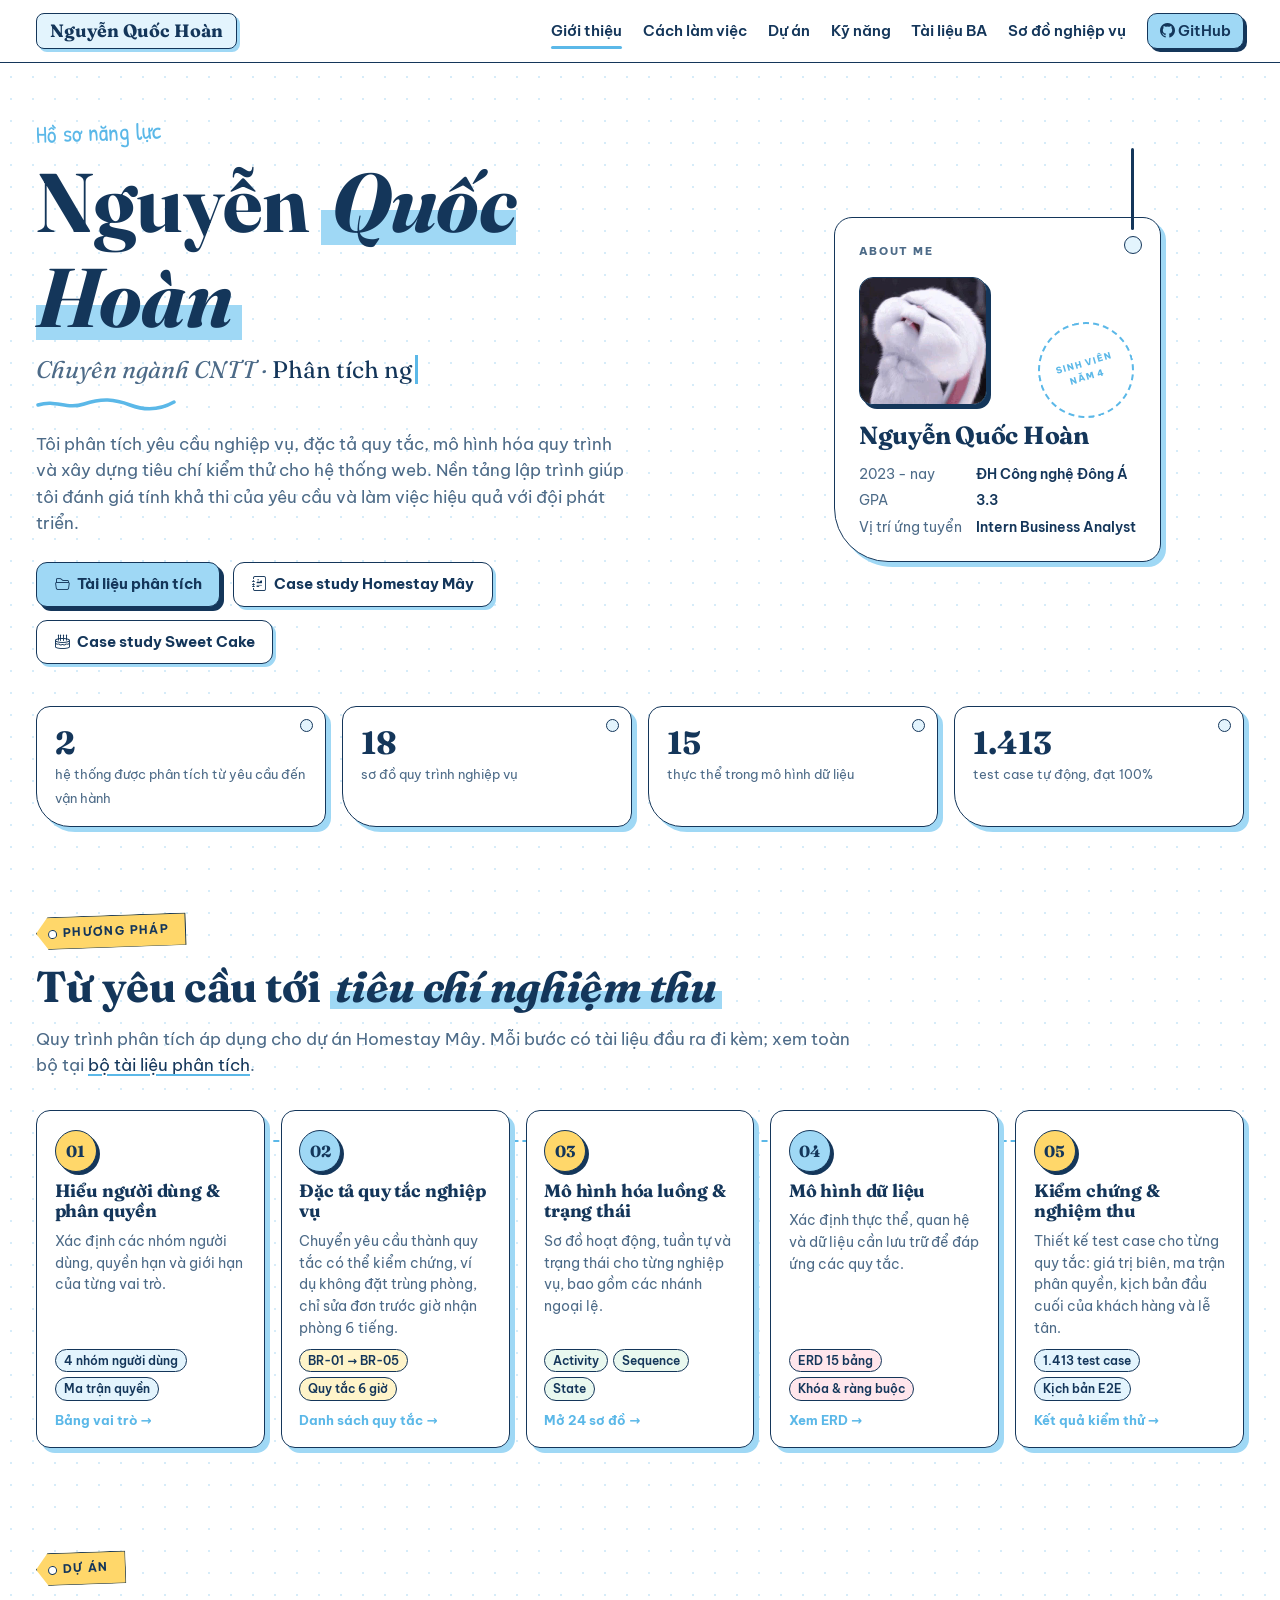
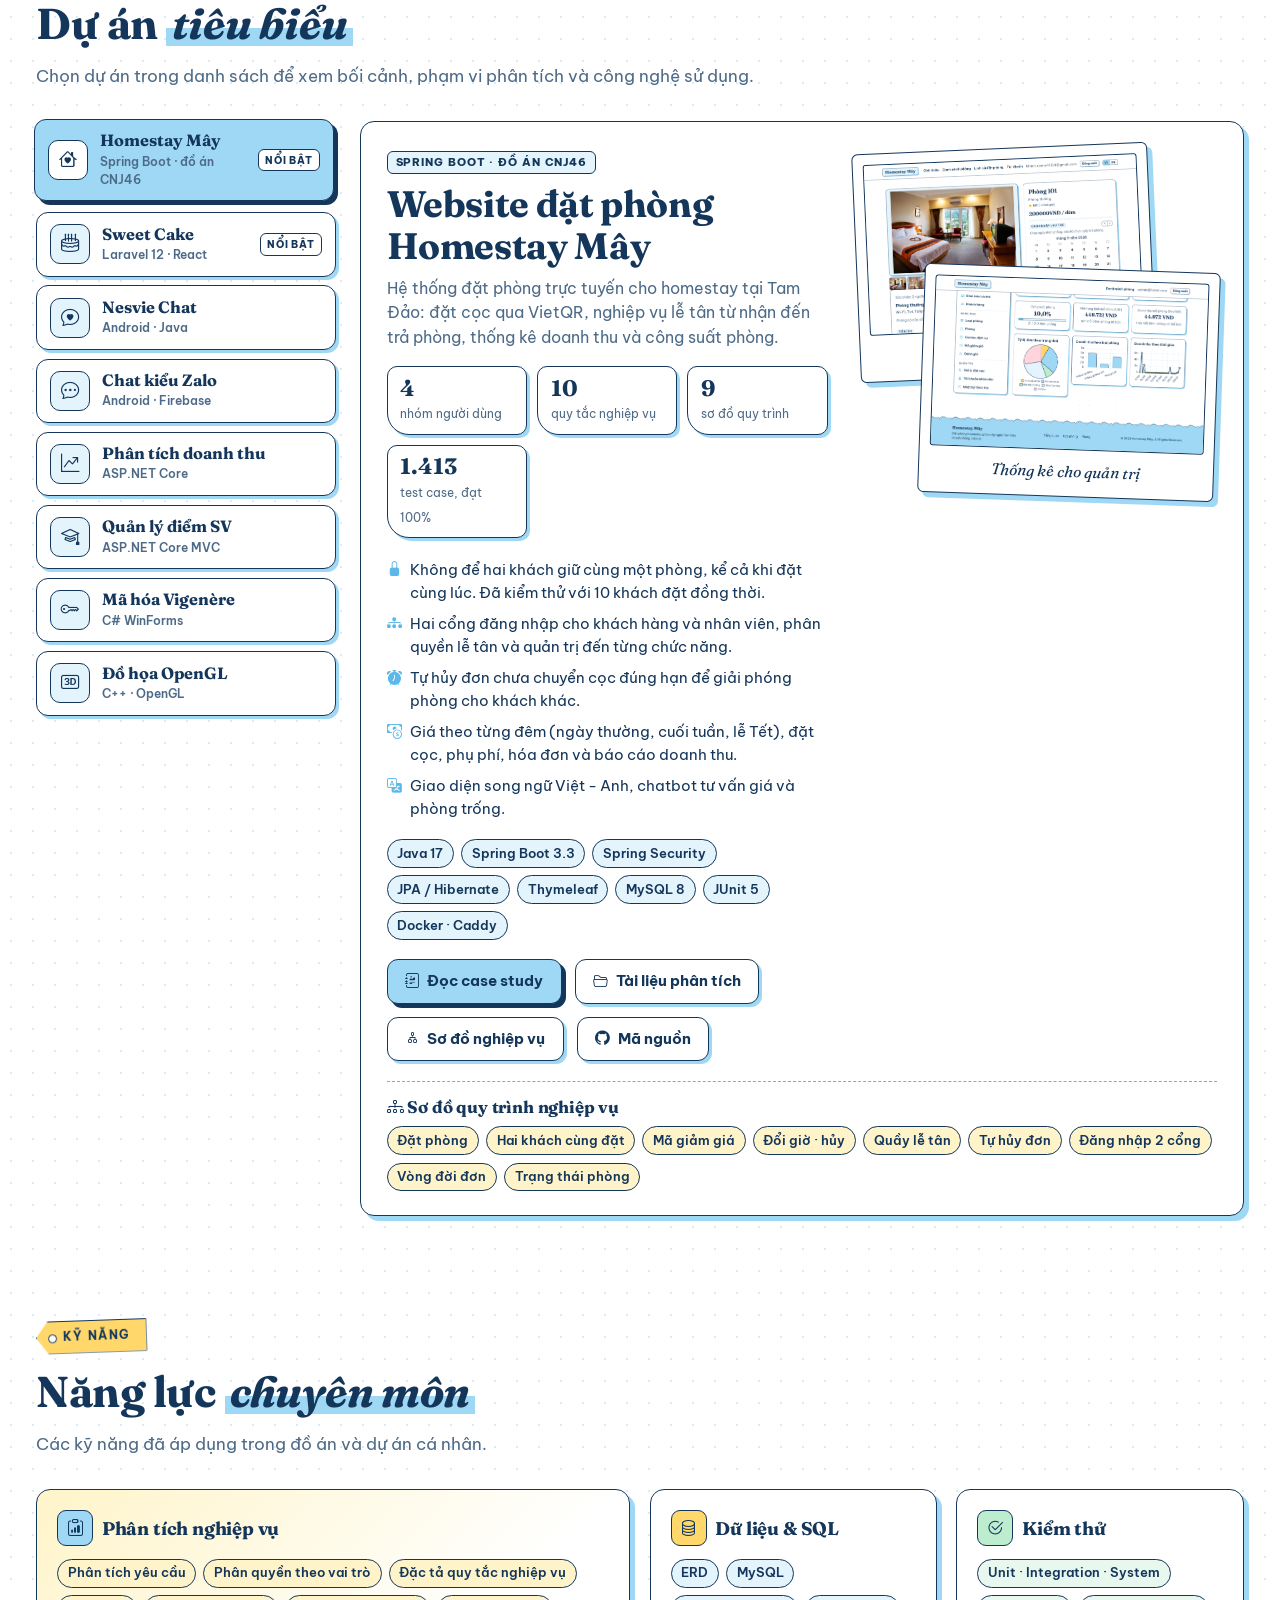
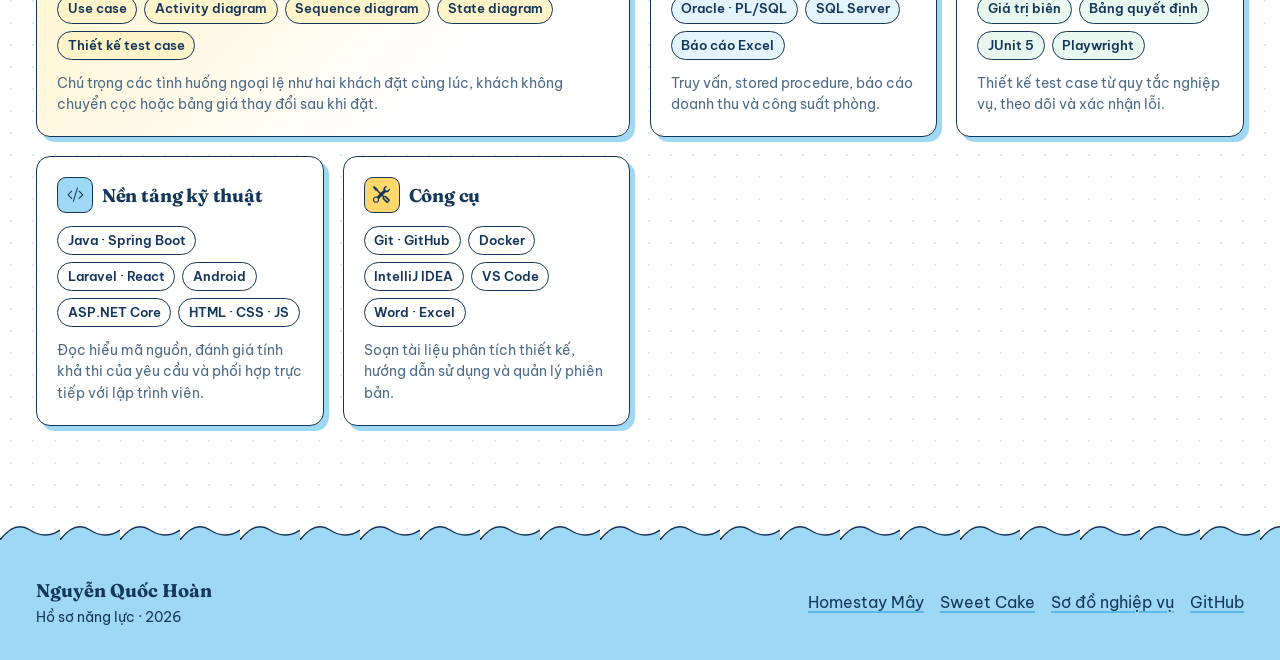
<file: index.html>
<!DOCTYPE html>
<html lang="vi">
<head>
<meta charset="UTF-8">
<meta name="viewport" content="width=device-width, initial-scale=1">
<title>Nguyễn Quốc Hoàn · Hồ sơ năng lực</title>
<meta name="description" content="Phân tích yêu cầu, mô hình hóa quy trình, đặc tả và kiểm thử">
<meta property="og:type" content="website">
<meta property="og:title" content="Nguyễn Quốc Hoàn · Business Analyst">
<meta property="og:description" content="Phân tích yêu cầu, mô hình hóa quy trình, đặc tả và kiểm thử">
<meta property="og:url" content="https://ngynquchn2511.github.io/">
<meta property="og:image" content="https://ngynquchn2511.github.io/assets/img/og-cover.png">
<meta property="og:image:width" content="1200">
<meta property="og:image:height" content="630">
<meta name="twitter:card" content="summary_large_image">
<link rel="preconnect" href="https://fonts.googleapis.com">
<link href="https://fonts.googleapis.com/css2?family=Fraunces:ital,opsz,wght@0,9..144,600;0,9..144,700;1,9..144,600;1,9..144,700&family=Be+Vietnam+Pro:wght@400;500;600;700;800&family=Patrick+Hand&display=swap" rel="stylesheet">
<link href="https://cdn.jsdelivr.net/npm/bootstrap-icons@1.11.3/font/bootstrap-icons.min.css" rel="stylesheet">
<link href="assets/css/site.css" rel="stylesheet">
<style>
    /* ---------- Hero ---------- */
    .hero { display: grid; grid-template-columns: minmax(0, 1.15fr) minmax(0, .85fr); gap: 3rem; align-items: center; padding: 3.2rem 0 2.6rem; scroll-margin-top: 80px; }
    @media (max-width: 900px) { .hero { grid-template-columns: 1fr; min-height: 0; gap: 2.4rem; } }
    .hello { font-family: var(--hand); font-size: 1.5rem; color: var(--baby-deep); transform: rotate(-2deg); display: inline-block; }
    .hero h1 { font-size: clamp(2.7rem, 7vw, 5.2rem); margin: .2rem 0 .3rem; }
    .role { font-family: var(--display); font-style: italic; font-size: clamp(1.15rem, 2.4vw, 1.5rem); color: var(--ink-soft); }
    .typing { color: var(--ink); font-style: normal; border-right: 3px solid var(--baby-deep); padding-right: 3px; animation: caret .8s step-end infinite; }
    @keyframes caret { 50% { border-color: transparent; } }
    .hero p.lead { font-size: 1.07rem; color: var(--ink-soft); max-width: 590px; margin: 1.2rem 0 1.6rem; }
    .hero p.lead b { color: var(--ink); }
    .ctas { display: flex; flex-wrap: wrap; gap: .8rem; }

    /* The sinh vien kieu the chia khoa phong */
    .idcard { position: relative; max-width: 380px; margin: 0 auto; padding: 1.6rem 1.5rem 1.4rem; border-radius: 18px 18px 18px 54px; transform: rotate(2deg); }
    .idcard::before { content: ''; position: absolute; top: 18px; right: 18px; width: 16px; height: 16px; border-radius: 50%; border: var(--line); background: var(--baby-soft); }
    .idcard .strap { position: absolute; top: -70px; right: 26px; width: 3px; height: 82px; background: var(--ink); border-radius: 2px; }
    .idcard .hd { font-size: .7rem; font-weight: 800; letter-spacing: .14em; text-transform: uppercase; color: var(--ink-soft); }
    .avatar { width: 128px; height: 128px; margin: 1rem 0 1rem; border: var(--line); border-radius: 14px; background: var(--baby);
        display: grid; place-items: center; font-family: var(--display); font-size: 3.2rem; font-weight: 700; box-shadow: 4px 4px 0 var(--ink); overflow: hidden; }
    .avatar img { width: 100%; height: 100%; object-fit: cover; }
    .idcard h3 { font-size: 1.55rem; }
    .idcard dl { display: grid; grid-template-columns: auto 1fr; gap: .3rem .9rem; margin: .9rem 0 0; font-size: .88rem; }
    .idcard dt { color: var(--ink-soft); }
    .idcard dd { margin: 0; font-weight: 600; }
    .idcard .stamp { position: absolute; right: 26px; top: 104px; width: 96px; height: 96px; border-radius: 50%; display: grid; place-items: center; text-align: center;
        padding: 12px; font-size: .56rem; font-weight: 800; letter-spacing: .12em; color: var(--baby-deep); border: 2.5px dashed var(--baby-deep);
        background: rgba(255,255,255,.88); transform: rotate(-16deg); }

    /* ---------- Ky nang ---------- */
    .skills { display: grid; grid-template-columns: repeat(auto-fit, minmax(270px, 1fr)); gap: 1.2rem; }
    .skill { padding: 1.25rem 1.25rem 1.3rem; }
    .skill h3 { font-size: 1.15rem; display: flex; align-items: center; gap: .55rem; margin-bottom: .8rem; }
    .skill h3 i { width: 36px; height: 36px; display: grid; place-items: center; border-radius: 9px; border: var(--line); background: var(--baby); font-size: 1.05rem; }
    .skill:nth-child(3n+2) h3 i { background: var(--sun); }
    .skill:nth-child(3n) h3 i { background: var(--mint); }
    .skill p { font-size: .86rem; color: var(--ink-soft); margin: .8rem 0 0; }

    /* ---------- Du an noi bat ---------- */
    .feature { display: grid; grid-template-columns: minmax(0, 1fr) minmax(0, 1fr); gap: 2rem; padding: 1.6rem; align-items: center; }
    @media (max-width: 900px) { .feature { grid-template-columns: 1fr; } }
    .feature h3 { font-size: clamp(1.8rem, 3.6vw, 2.4rem); margin: .6rem 0 .5rem; }
    .feature p { color: var(--ink-soft); margin: 0 0 1rem; }
    .feature ul { list-style: none; padding: 0; margin: 0 0 1.3rem; display: grid; gap: .5rem; font-size: .93rem; }
    .feature li { display: grid; grid-template-columns: auto 1fr; gap: .55rem; }
    .feature li i { color: var(--baby-deep); }
    .feature .shots { position: relative; min-height: 340px; }
    .feature .shots .polaroid { position: absolute; width: 78%; }
    .feature .shots .a { left: 0; top: 0; transform: rotate(-3deg); }
    .feature .shots .b { right: 0; bottom: 0; transform: rotate(2.5deg); }
    @media (max-width: 560px) { .feature .shots { min-height: 250px; } }

    /* ---------- Du an khac ---------- */
    .projects { display: grid; grid-template-columns: repeat(auto-fill, minmax(280px, 1fr)); gap: 1.3rem; }
    .proj { position: relative; padding: 1.3rem 1.25rem 1.2rem; display: flex; flex-direction: column; gap: .65rem; transition: transform .2s, box-shadow .2s; }
    .proj:hover { transform: translate(-3px, -3px); box-shadow: var(--pop-hover); }
    .proj .top-row { display: flex; align-items: center; justify-content: space-between; gap: .5rem; }
    .proj .ic { width: 44px; height: 44px; display: grid; place-items: center; border-radius: 11px; border: var(--line); font-size: 1.25rem; background: var(--baby-soft); }
    .proj h3 { font-size: 1.2rem; }
    .proj p { margin: 0; font-size: .9rem; color: var(--ink-soft); flex: 1; }
    .proj .chips { gap: .35rem; }
    .proj .chip { font-size: .72rem; padding: .14rem .5rem; }
    .proj a.more { font-size: .82rem; font-weight: 700; text-decoration: none; color: var(--baby-deep); }

    /* ---------- Hoc van + lien he ---------- */
    .two { display: grid; grid-template-columns: repeat(auto-fit, minmax(300px, 1fr)); gap: 1.3rem; }
    .edu { padding: 1.4rem 1.4rem 1.3rem; }
    .edu .yr { font-family: var(--hand); font-size: 1.15rem; color: var(--baby-deep); }
    .edu h3 { font-size: 1.3rem; margin: .2rem 0 .3rem; }
    .edu p { margin: 0; color: var(--ink-soft); font-size: .93rem; }
    .contact { padding: 1.4rem; }
    .contact h3 { font-size: 1.3rem; margin-bottom: .9rem; }
    .contact a.row { display: flex; align-items: center; gap: .8rem; padding: .7rem .8rem; margin-bottom: .6rem; border: var(--line); border-radius: 11px;
        text-decoration: none; background: var(--paper); box-shadow: 3px 3px 0 var(--baby); transition: transform .12s, box-shadow .12s, background .15s; }
    .contact a.row:hover { background: var(--baby-soft); transform: translate(-2px, -2px); box-shadow: 5px 5px 0 var(--baby-deep); color: var(--ink); }
    .contact a.row i { font-size: 1.2rem; width: 26px; text-align: center; }
    .contact a.row span { font-weight: 600; word-break: break-all; }
    .contact a.row small { display: block; font-weight: 500; color: var(--ink-soft); font-size: .76rem; }

    /* ---------- Chon du an ---------- */
    .pj { display: grid; grid-template-columns: 300px minmax(0, 1fr); gap: 1.5rem; align-items: start; }
    @media (max-width: 900px) { .pj { grid-template-columns: 1fr; } }
    .pj-list { display: grid; gap: .55rem; position: sticky; top: 80px; }
    @media (max-width: 900px) { .pj-list { position: static; display: flex; overflow-x: auto; padding-bottom: .4rem; } }
    .pj-btn { font: inherit; text-align: left; display: grid; grid-template-columns: auto 1fr auto; gap: .1rem .75rem; align-items: center; padding: .7rem .8rem;
        background: var(--paper); color: var(--ink); border: var(--line); border-radius: 12px; box-shadow: 3px 3px 0 var(--baby); cursor: pointer;
        transition: transform .12s, box-shadow .12s, background .15s; }
    @media (max-width: 900px) { .pj-btn { flex: none; min-width: 230px; } }
    .pj-btn:hover { background: var(--baby-soft); transform: translate(-1px, -1px); box-shadow: 4px 4px 0 var(--baby-deep); }
    .pj-btn[aria-selected="true"] { background: var(--baby); box-shadow: 4px 4px 0 var(--ink); transform: translate(-2px, -2px); }
    .pj-btn .ic { grid-row: span 2; width: 40px; height: 40px; display: grid; place-items: center; border: var(--line); border-radius: 10px; background: var(--baby-soft); font-size: 1.15rem; }
    .pj-btn[aria-selected="true"] .ic { background: var(--paper); }
    .pj-btn b { font-family: var(--display); font-size: 1.02rem; line-height: 1.2; }
    .pj-btn small { font-size: .74rem; color: var(--ink-soft); font-weight: 600; }
    .pj-btn .star { grid-row: span 2; font-size: .62rem; font-weight: 800; letter-spacing: .08em; text-transform: uppercase; padding: .15rem .4rem; border: 1.5px solid var(--ink); border-radius: 6px; background: var(--paper); }
    .pj-view { padding: 1.6rem 1.6rem 1.5rem; min-height: 420px; }
    .pj-view .in { animation: pjIn .45s cubic-bezier(.2, .8, .2, 1); }
    @keyframes pjIn { from { opacity: 0; transform: translateY(14px); } }
    @media (prefers-reduced-motion: reduce) { .pj-view .in { animation: none; } }
    .pj-top { display: grid; grid-template-columns: minmax(0, 1.1fr) minmax(0, .9fr); gap: 1.8rem; align-items: start; }
    @media (max-width: 1100px) { .pj-top { grid-template-columns: 1fr; } }
    .pj-view h3 { font-size: clamp(1.7rem, 3.2vw, 2.3rem); margin: .55rem 0 .5rem; }
    .pj-view .desc { color: var(--ink-soft); margin: 0 0 1rem; }
    .pj-view ul.pts { list-style: none; padding: 0; margin: 0 0 1.2rem; display: grid; gap: .5rem; font-size: .93rem; }
    .pj-view ul.pts li { display: grid; grid-template-columns: auto 1fr; gap: .55rem; }
    .pj-view ul.pts li i { color: var(--baby-deep); }
    .pj-view .nums { display: grid; grid-template-columns: repeat(auto-fit, minmax(105px, 1fr)); gap: .6rem; margin: 0 0 1.2rem; }
    .pj-view .num { padding: .55rem .8rem; border: var(--line); border-radius: 10px 10px 10px 22px; background: var(--paper); box-shadow: 3px 3px 0 var(--baby); }
    .pj-view .num b { display: block; font-family: var(--display); font-size: 1.4rem; line-height: 1.1; }
    .pj-view .num span { font-size: .74rem; color: var(--ink-soft); }
    .pj-view .flows { margin: 1.2rem 0 0; padding-top: 1rem; border-top: 1.5px dashed var(--baby-deep); }
    .pj-view .flows h4 { font-size: 1.05rem; margin-bottom: .6rem; }
    .pj-view .flows .chips a { text-decoration: none; }
    .pj-view .flows .chip:hover { background: var(--baby); }
    .pj-shots { position: relative; min-height: 320px; }
    .pj-shots .polaroid { position: absolute; width: 82%; }
    .pj-shots .polaroid:nth-child(1) { left: 0; top: 0; transform: rotate(-2.5deg); }
    .pj-shots .polaroid:nth-child(2) { right: 0; top: 120px; transform: rotate(2deg); }
    .pj-shots.one .polaroid { position: relative; width: 100%; }
    .pj-art { display: grid; place-items: center; min-height: 260px; border: var(--line); border-radius: 16px; background: var(--baby-soft);
        background-image: radial-gradient(var(--baby) 1.4px, transparent 1.4px); background-size: 18px 18px; box-shadow: var(--pop); }
    .pj-art i { font-size: 4.4rem; width: 130px; height: 130px; display: grid; place-items: center; border: var(--line); border-radius: 26px; background: var(--paper);
        box-shadow: 6px 6px 0 var(--ink); transform: rotate(-4deg); }
    .pj-art span { margin-top: 1rem; font-family: var(--hand); font-size: 1.3rem; }

    /* ---------- Cach lam viec: 5 buoc ---------- */
    .steps { list-style: none; margin: 0; padding: 0; display: grid; grid-template-columns: repeat(5, minmax(0, 1fr)); gap: 1rem; position: relative; counter-reset: s; }
    .steps::before { content: ''; position: absolute; left: 4%; right: 4%; top: 30px; border-top: 2.5px dashed var(--baby-deep); z-index: 0; }
    @media (max-width: 1100px) { .steps { grid-template-columns: repeat(auto-fit, minmax(240px, 1fr)); } .steps::before { display: none; } }
    .step { position: relative; z-index: 1; padding: 1.2rem 1.1rem 1.1rem; display: flex; flex-direction: column; gap: .55rem; }
    .step .no { width: 42px; height: 42px; display: grid; place-items: center; border: var(--line); border-radius: 50%; background: var(--sun);
        font-family: var(--display); font-weight: 700; box-shadow: 3px 3px 0 var(--ink); }
    .step:nth-child(even) .no { background: var(--baby); }
    .step h3 { font-size: 1.12rem; }
    .step p { margin: 0; font-size: .88rem; color: var(--ink-soft); flex: 1; }
    .step .chips { gap: .3rem; }
    .step .chip { font-size: .72rem; padding: .12rem .5rem; }
    .step .more { font-size: .82rem; font-weight: 700; color: var(--baby-deep); text-decoration: none; }
    .step .more:hover { text-decoration: underline; }
    .skill.main { grid-column: span 2; background: linear-gradient(135deg, var(--sun-soft), #fff 70%); }
    @media (max-width: 700px) { .skill.main { grid-column: auto; } }
</style>
</head>
<body>

<header class="top">
    <div class="wrap">
        <a class="brand" href="index.html">Nguyễn Quốc Hoàn</a>
        <button class="btn sm menu-btn" aria-label="Mở menu" onclick="document.querySelector('.nav').classList.toggle('open')"><i class="bi bi-list"></i></button>
        <nav class="nav">
            <a href="#gioi-thieu" class="on">Giới thiệu</a>
            <a href="#cach-lam">Cách làm việc</a>
            <a href="#du-an">Dự án</a>
            <a href="#ky-nang">Kỹ năng</a>
            <a href="tai-lieu-phan-tich.html">Tài liệu BA</a>
            <a href="so-do/luong-dat-phong.html">Sơ đồ nghiệp vụ</a>
            <a class="gh" href="https://github.com/ngynquchn2511" target="_blank" rel="noopener"><i class="bi bi-github"></i> GitHub</a>
        </nav>
    </div>
</header>

<main>
<div class="wrap">
    <!-- ================= 1. HERO: minh la ai, lam duoc gi ================= -->
    <section class="hero" id="gioi-thieu">
        <div>
            <span class="hello">Hồ sơ năng lực</span>
            <h1>Nguyễn <span class="hl">Quốc Hoàn</span></h1>
            <div class="role">Chuyên ngành CNTT · <span class="typing" id="typing">Thu thập yêu cầu</span></div>
            <div class="divider"></div>
            <p class="lead">
                Tôi phân tích yêu cầu nghiệp vụ, đặc tả quy tắc, mô hình hóa quy trình và xây dựng tiêu chí
                kiểm thử cho hệ thống web. Nền tảng lập trình giúp tôi đánh giá tính khả thi của yêu cầu
                và làm việc hiệu quả với đội phát triển.
            </p>
            <div class="ctas">
                <a class="btn primary" href="tai-lieu-phan-tich.html"><i class="bi bi-folder2-open"></i>Tài liệu phân tích</a>
                <a class="btn" href="homestay-may.html"><i class="bi bi-journal-richtext"></i>Case study Homestay Mây</a>
                <a class="btn" href="sweet-cake.html"><i class="bi bi-cake2"></i>Case study Sweet Cake</a>
            </div>
        </div>
        <div class="card idcard reveal">
            <span class="strap"></span>
            <div class="hd">About me</div>
            <div class="avatar"><img src="assets/img/avatar.jpg" alt="Ảnh đại diện Nguyễn Quốc Hoàn"></div>
            <h3>Nguyễn Quốc Hoàn</h3>
            <dl>
                <dt>2023 - nay</dt><dd>ĐH Công nghệ Đông Á</dd>
                <dt>GPA</dt><dd>3.3</dd>
                <dt>Vị trí ứng tuyển</dt><dd>Intern Business Analyst</dd>
            </dl>
            <div class="stamp">SINH VIÊN NĂM 4</div>
        </div>
    </section>

    <!-- ================= 2. SO LIEU: bang chung nhanh ================= -->
    <section>
        <div class="keys reveal">
            <div class="key"><b>2</b><span>hệ thống được phân tích từ yêu cầu đến vận hành</span></div>
            <div class="key"><b>18</b><span>sơ đồ quy trình nghiệp vụ</span></div>
            <div class="key"><b>15</b><span>thực thể trong mô hình dữ liệu</span></div>
            <div class="key"><b>1.413</b><span>test case tự động, đạt 100%</span></div>
        </div>
    </section>

    <!-- ================= 3. CACH LAM VIEC: quy trinh phan tich + bang chung ================= -->
    <section class="block" id="cach-lam">
        <div class="sec-head reveal">
            <span class="eyebrow">Phương pháp</span>
            <h2>Từ yêu cầu tới <span class="hl">tiêu chí nghiệm thu</span></h2>
            <p>Quy trình phân tích áp dụng cho dự án Homestay Mây. Mỗi bước có tài liệu đầu ra đi kèm; xem toàn bộ tại <a href="tai-lieu-phan-tich.html">bộ tài liệu phân tích</a>.</p>
        </div>
        <ol class="steps">
            <li class="card step reveal">
                <span class="no">01</span>
                <h3>Hiểu người dùng & phân quyền</h3>
                <p>Xác định các nhóm người dùng, quyền hạn và giới hạn của từng vai trò.</p>
                <div class="chips"><span class="chip b">4 nhóm người dùng</span><span class="chip b">Ma trận quyền</span></div>
                <a class="more" href="homestay-may.html#nguoi-dung">Bảng vai trò →</a>
            </li>
            <li class="card step reveal">
                <span class="no">02</span>
                <h3>Đặc tả quy tắc nghiệp vụ</h3>
                <p>Chuyển yêu cầu thành quy tắc có thể kiểm chứng, ví dụ không đặt trùng phòng, chỉ sửa đơn trước giờ nhận phòng 6 tiếng.</p>
                <div class="chips"><span class="chip y">BR-01 → BR-05</span><span class="chip y">Quy tắc 6 giờ</span></div>
                <a class="more" href="homestay-may.html#quy-tac">Danh sách quy tắc →</a>
            </li>
            <li class="card step reveal">
                <span class="no">03</span>
                <h3>Mô hình hóa luồng & trạng thái</h3>
                <p>Sơ đồ hoạt động, tuần tự và trạng thái cho từng nghiệp vụ, bao gồm các nhánh ngoại lệ.</p>
                <div class="chips"><span class="chip g">Activity</span><span class="chip g">Sequence</span><span class="chip g">State</span></div>
                <a class="more" href="so-do/luong-dat-phong.html">Mở 24 sơ đồ →</a>
            </li>
            <li class="card step reveal">
                <span class="no">04</span>
                <h3>Mô hình dữ liệu</h3>
                <p>Xác định thực thể, quan hệ và dữ liệu cần lưu trữ để đáp ứng các quy tắc.</p>
                <div class="chips"><span class="chip r">ERD 15 bảng</span><span class="chip r">Khóa & ràng buộc</span></div>
                <a class="more" href="homestay-may.html#du-lieu">Xem ERD →</a>
            </li>
            <li class="card step reveal">
                <span class="no">05</span>
                <h3>Kiểm chứng & nghiệm thu</h3>
                <p>Thiết kế test case cho từng quy tắc: giá trị biên, ma trận phân quyền, kịch bản đầu cuối của khách hàng và lễ tân.</p>
                <div class="chips"><span class="chip b">1.413 test case</span><span class="chip b">Kịch bản E2E</span></div>
                <a class="more" href="homestay-may.html#kiem-thu">Kết quả kiểm thử →</a>
            </li>
        </ol>
    </section>

    <!-- ================= 4. DU AN: chon du an nao thi hien du an do ================= -->
    <section class="block" id="du-an">
        <div class="sec-head reveal">
            <span class="eyebrow">Dự án</span>
            <h2>Dự án <span class="hl">tiêu biểu</span></h2>
            <p>Chọn dự án trong danh sách để xem bối cảnh, phạm vi phân tích và công nghệ sử dụng.</p>
        </div>
        <div class="pj">
            <div class="pj-list" role="tablist" aria-label="Danh sách dự án" id="pjList"></div>
            <div class="card pj-view" id="pjView" role="tabpanel" aria-live="polite"></div>
        </div>
    </section>

    <!-- ================= 5. KY NANG: phan tich truoc, ky thuat sau ================= -->
    <section class="block" id="ky-nang">
        <div class="sec-head reveal">
            <span class="eyebrow">Kỹ năng</span>
            <h2>Năng lực <span class="hl">chuyên môn</span></h2>
            <p>Các kỹ năng đã áp dụng trong đồ án và dự án cá nhân.</p>
        </div>
        <div class="skills">
            <div class="card skill main reveal">
                <h3><i class="bi bi-clipboard-data"></i>Phân tích nghiệp vụ</h3>
                <div class="chips"><span class="chip y">Phân tích yêu cầu</span><span class="chip y">Phân quyền theo vai trò</span><span class="chip y">Đặc tả quy tắc nghiệp vụ</span><span class="chip y">Use case</span><span class="chip y">Activity diagram</span><span class="chip y">Sequence diagram</span><span class="chip y">State diagram</span><span class="chip y">Thiết kế test case</span></div>
                <p>Chú trọng các tình huống ngoại lệ như hai khách đặt cùng lúc, khách không chuyển cọc hoặc bảng giá thay đổi sau khi đặt.</p>
            </div>
            <div class="card skill reveal">
                <h3><i class="bi bi-database"></i>Dữ liệu & SQL</h3>
                <div class="chips"><span class="chip b">ERD</span><span class="chip b">MySQL</span><span class="chip b">Oracle · PL/SQL</span><span class="chip b">SQL Server</span><span class="chip b">Báo cáo Excel</span></div>
                <p>Truy vấn, stored procedure, báo cáo doanh thu và công suất phòng.</p>
            </div>
            <div class="card skill reveal">
                <h3><i class="bi bi-check2-circle"></i>Kiểm thử</h3>
                <div class="chips"><span class="chip g">Unit · Integration · System</span><span class="chip g">Giá trị biên</span><span class="chip g">Bảng quyết định</span><span class="chip g">JUnit 5</span><span class="chip g">Playwright</span></div>
                <p>Thiết kế test case từ quy tắc nghiệp vụ, theo dõi và xác nhận lỗi.</p>
            </div>
            <div class="card skill reveal">
                <h3><i class="bi bi-code-slash"></i>Nền tảng kỹ thuật</h3>
                <div class="chips"><span class="chip">Java · Spring Boot</span><span class="chip">Laravel · React</span><span class="chip">Android</span><span class="chip">ASP.NET Core</span><span class="chip">HTML · CSS · JS</span></div>
                <p>Đọc hiểu mã nguồn, đánh giá tính khả thi của yêu cầu và phối hợp trực tiếp với lập trình viên.</p>
            </div>
            <div class="card skill reveal">
                <h3><i class="bi bi-tools"></i>Công cụ</h3>
                <div class="chips"><span class="chip">Git · GitHub</span><span class="chip">Docker</span><span class="chip">IntelliJ IDEA</span><span class="chip">VS Code</span><span class="chip">Word · Excel</span></div>
                <p>Soạn tài liệu phân tích thiết kế, hướng dẫn sử dụng và quản lý phiên bản.</p>
            </div>
        </div>
    </section>

</div>
</main>

<footer class="foot">
    <div class="wrap">
        <div><b>Nguyễn Quốc Hoàn</b><div style="font-size:.9rem">Hồ sơ năng lực · 2026</div></div>
        <div style="display:flex;gap:1rem;flex-wrap:wrap">
            <a href="homestay-may.html">Homestay Mây</a>
            <a href="sweet-cake.html">Sweet Cake</a>
            <a href="so-do/luong-dat-phong.html">Sơ đồ nghiệp vụ</a>
            <a href="https://github.com/ngynquchn2511" target="_blank" rel="noopener">GitHub</a>
        </div>
    </div>
</footer>

<script>
// Mo trang la vao thang phan gioi thieu (khong giu vi tri cuon cu khi tai lai)
if (!location.hash) { if ('scrollRestoration' in history) history.scrollRestoration = 'manual'; scrollTo(0, 0); }
</script>
<script src="assets/js/site.js"></script>
<script>
// ===== Thong tin lien he: dien vao day, o nao de trong se an =====
const ME = {
    email: '',   // VD: 'ten@gmail.com'
    phone: '',   // VD: '0912 345 678'
    cv: '',      // VD: 'assets/cv.pdf'
};
(() => {
    const set = (id, href, text, sub) => {
        const a = document.getElementById(id);
        if (!a || !href) return;
        a.href = href; a.hidden = false;
        if (text) a.querySelector('span').innerHTML = `${text}<small>${sub}</small>`;
    };
    set('ct-email', ME.email && 'mailto:' + ME.email, ME.email, 'Email');
    set('ct-phone', ME.phone && 'tel:' + ME.phone.replace(/\s/g, ''), ME.phone, 'Điện thoại / Zalo');
    set('ct-cv', ME.cv);

    // Chu chay o dong vai tro
    const el = document.getElementById('typing');
    const words = ['Thu thập yêu cầu', 'Phân tích nghiệp vụ', 'Viết User Story', 'Vẽ Use Case', 'Mô hình hóa quy trình (BPMN)', 'Thiết kế dữ liệu (ERD)', 'Viết tài liệu SRS', 'Thiết kế wireframe', 'Viết test case và UAT'];
    if (matchMedia('(prefers-reduced-motion: reduce)').matches) return;
    let w = 0, i = words[0].length, del = true;
    setInterval(() => {
        const word = words[w];
        if (del) { i--; if (i <= 0) { del = false; w = (w + 1) % words.length; } }
        else { i++; if (i >= words[w].length) { del = true; i = words[w].length + 18; } }
        el.textContent = words[w].slice(0, Math.max(0, Math.min(i, words[w].length))) || ' ';
    }, 70);
})();
</script>

<script>
// ===== Danh sach du an: bam ten du an nao thi hien du an do =====
const PROJECTS = [
    { id: 'homestay-may', name: 'Homestay Mây', icon: 'bi-house-heart', kind: 'Spring Boot · đồ án CNJ46', star: 'Nổi bật',
      title: 'Website đặt phòng Homestay Mây',
      desc: 'Hệ thống đặt phòng trực tuyến cho homestay tại Tam Đảo: đặt cọc qua VietQR, nghiệp vụ lễ tân từ nhận đến trả phòng, thống kê doanh thu và công suất phòng.',
      nums: [['4', 'nhóm người dùng'], ['10', 'quy tắc nghiệp vụ'], ['9', 'sơ đồ quy trình'], ['1.413', 'test case, đạt 100%']],
      pts: [
        ['bi-lock-fill', 'Không để hai khách giữ cùng một phòng, kể cả khi đặt cùng lúc. Đã kiểm thử với 10 khách đặt đồng thời.'],
        ['bi-diagram-3-fill', 'Hai cổng đăng nhập cho khách hàng và nhân viên, phân quyền lễ tân và quản trị đến từng chức năng.'],
        ['bi-alarm-fill', 'Tự hủy đơn chưa chuyển cọc đúng hạn để giải phóng phòng cho khách khác.'],
        ['bi-cash-coin', 'Giá theo từng đêm (ngày thường, cuối tuần, lễ Tết), đặt cọc, phụ phí, hóa đơn và báo cáo doanh thu.'],
        ['bi-translate', 'Giao diện song ngữ Việt - Anh, chatbot tư vấn giá và phòng trống.'],
      ],
      stack: ['Java 17', 'Spring Boot 3.3', 'Spring Security', 'JPA / Hibernate', 'Thymeleaf', 'MySQL 8', 'JUnit 5', 'Docker · Caddy'],
      shots: [['assets/img/hm/chi-tiet-phong.png', 'Chi tiết phòng'], ['assets/img/hm/kpi.png', 'Thống kê cho quản trị']],
      links: [['Đọc case study', 'homestay-may.html', 'bi-journal-richtext', 1], ['Tài liệu phân tích', 'tai-lieu-phan-tich.html', 'bi-folder2-open'], ['Sơ đồ nghiệp vụ', 'so-do/luong-dat-phong.html#dat-phong', 'bi-diagram-2'], ['Mã nguồn', 'https://github.com/ngynquchn2511/hotel-booking-with-java', 'bi-github']],
      flows: [['Đặt phòng', 'dat-phong'], ['Hai khách cùng đặt', 'hai-khach'], ['Mã giảm giá', 'ma-giam-gia'], ['Đổi giờ · hủy', 'sua-huy'], ['Quầy lễ tân', 'quay-le-tan'], ['Tự hủy đơn', 'tu-huy'], ['Đăng nhập 2 cổng', 'dang-nhap'], ['Vòng đời đơn', 'vong-doi-don'], ['Trạng thái phòng', 'trang-thai-phong']] },
    { id: 'sweet-cake', name: 'Sweet Cake', icon: 'bi-cake2', kind: 'Laravel 12 · React', star: 'Nổi bật',
      title: 'Sweet Bakery: website bán bánh',
      desc: 'Cửa hàng bánh trực tuyến với giỏ hàng, danh sách yêu thích, thanh toán khi nhận hàng hoặc qua ví MoMo, mã khuyến mãi và kênh hỏi đáp. Trang quản trị có báo cáo, phân tích giỏ hàng và nhật ký thao tác.',
      nums: [['16', 'thực thể dữ liệu'], ['7', 'trạng thái đơn hàng'], ['2', 'phương thức thanh toán'], ['9', 'sơ đồ quy trình']],
      pts: [
        ['bi-bag-check-fill', 'Một quy trình đặt hàng thống nhất cho thanh toán khi nhận hàng và qua MoMo, kiểm tra tồn kho ngay lúc chốt đơn để không bán vượt số lượng.'],
        ['bi-shield-check', 'Chỉ ghi nhận đã thanh toán khi kết quả từ MoMo được xác thực chữ ký.'],
        ['bi-arrow-clockwise', 'Giỏ hàng tự cập nhật theo giá và tồn kho mới nhất trước khi hiển thị.'],
        ['bi-chat-left-text', 'Khách gửi câu hỏi không cần tài khoản, có giới hạn chống spam; quản trị trả lời qua email.'],
        ['bi-journal-text', 'Tách trạng thái đơn hàng và trạng thái thanh toán; mọi thay đổi của quản trị đều được ghi nhật ký.'],
      ],
      stack: ['PHP 8.2', 'Laravel 12', 'Inertia.js', 'React · Vite', 'Tailwind CSS', 'MySQL', 'MoMo API', 'PHPUnit', 'Vitest', 'Playwright'],
      shots: [['assets/img/sc/dang-nhap.png', 'Trang đăng nhập']],
      links: [['Đọc case study', 'sweet-cake.html', 'bi-journal-richtext', 1], ['Sơ đồ nghiệp vụ', 'so-do/luong-dat-phong.html#sc-dat-hang', 'bi-diagram-2'], ['Mã nguồn', 'https://github.com/ngynquchn2511/Sweet_Cake', 'bi-github']],
      flows: [['Thêm vào giỏ', 'sc-gio-hang'], ['Đồng bộ giỏ', 'sc-dong-bo'], ['Đặt hàng COD', 'sc-dat-hang'], ['Thanh toán MoMo', 'sc-momo'], ['Mã khuyến mãi', 'sc-khuyen-mai'], ['Hủy đơn', 'sc-huy-don'], ['Vòng đời đơn', 'sc-vong-doi'], ['Đăng nhập admin', 'sc-admin'], ['Hỏi đáp', 'sc-tin-nhan']] },
    { id: 'nesvie', name: 'Nesvie Chat', icon: 'bi-chat-heart', kind: 'Android · Java',
      title: 'Nesvie Chat', desc: 'Ứng dụng nhắn tin Android: đăng ký / đăng nhập (cả bằng Google), khung chat realtime.',
      pts: [['bi-google', 'Đăng nhập bằng Firebase Auth và Google Sign-In.'], ['bi-lightning-charge', 'Tin nhắn đồng bộ realtime qua Firebase Realtime Database.'], ['bi-image', 'Ảnh đại diện tròn, tải ảnh bằng Picasso.']],
      stack: ['Java', 'Android SDK', 'Firebase Auth', 'Realtime Database', 'Picasso'] },
    { id: 'zalo', name: 'Chat kiểu Zalo', icon: 'bi-chat-dots', kind: 'Android · Firebase',
      title: 'Chat kiểu Zalo', desc: 'Chat 1-1 realtime gửi chữ và ảnh, thông báo đẩy và quy tắc bảo mật Firestore.',
      pts: [['bi-chat-left-text', 'Chat 1-1 realtime: chữ + ảnh (Firebase Storage).'], ['bi-bell', 'Thông báo đẩy bằng FCM, gửi qua Cloud Functions.'], ['bi-shield-lock', 'Viết <code>firestore.rules</code> giới hạn ai đọc / ghi được cuộc trò chuyện.']],
      stack: ['Java', 'Android', 'Firestore', 'Storage', 'FCM', 'Cloud Functions'] },
    { id: 'profit', name: 'Phân tích doanh thu', icon: 'bi-graph-up-arrow', kind: 'ASP.NET Core',
      title: 'Phân tích doanh thu & lợi nhuận', desc: 'Web dashboard phân tích lợi nhuận theo khách hàng, biểu đồ trực quan và xuất báo cáo Excel.',
      pts: [['bi-bar-chart', 'Biểu đồ bằng Chart.js và ECharts.'], ['bi-file-earmark-excel', 'Xuất Excel bằng EPPlus.']],
      stack: ['C#', 'ASP.NET Core', 'Chart.js', 'ECharts', 'EPPlus', 'Bootstrap'] },
    { id: 'qldiem', name: 'Quản lý điểm SV', icon: 'bi-mortarboard', kind: 'ASP.NET Core MVC',
      title: 'Quản lý điểm sinh viên', desc: 'Ứng dụng web MVC quản lý điểm sinh viên, tách lớp Controller / Service / Model.',
      pts: [['bi-layers', 'Tách tầng Controllers · Services · Models · Views.']],
      stack: ['C#', 'ASP.NET Core MVC', 'SQL'] },
    { id: 'vigenere', name: 'Mã hóa Vigenère', icon: 'bi-key', kind: 'C# WinForms',
      title: 'Mã hóa Vigenère', desc: 'Ứng dụng desktop mã hóa / giải mã Vigenère cho môn An toàn bảo mật thông tin.',
      pts: [['bi-diagram-2', 'Tách lớp nghiệp vụ (BLL) khỏi giao diện WinForms.']],
      stack: ['C#', 'WinForms', '.NET'] },
    { id: 'opengl', name: 'Đồ họa OpenGL', icon: 'bi-badge-3d', kind: 'C++ · OpenGL',
      title: 'Đồ họa máy tính OpenGL', desc: 'Bài tập và đồ án môn Đồ họa máy tính.',
      pts: [['bi-bezier2', 'Cài đặt thuật toán vẽ đường Bresenham.'], ['bi-sun', 'Mô hình hệ Mặt Trời chuyển động.'], ['bi-lamp', 'Dựng cảnh 3D: phòng khách, cái bàn, cái quạt.']],
      stack: ['C++', 'OpenGL'] },
];
(() => {
    const list = document.getElementById('pjList'), view = document.getElementById('pjView');
    list.innerHTML = PROJECTS.map(p => `
        <button class="pj-btn" role="tab" id="tab-${p.id}" aria-controls="pjView" aria-selected="false" data-id="${p.id}">
            <span class="ic"><i class="bi ${p.icon}"></i></span><b>${p.name}</b>${p.star ? `<span class="star">${p.star}</span>` : '<span></span>'}<small>${p.kind}</small>
        </button>`).join('');
    const btns = [...list.querySelectorAll('.pj-btn')];
    const render = p => {
        const shots = p.shots
            ? `<div class="pj-shots ${p.shots.length === 1 ? 'one' : ''}">${p.shots.map(([src, cap]) => `<a class="polaroid" href="${src}" target="_blank" rel="noopener"><img src="${src}" alt="${cap}" loading="lazy"><div class="cap">${cap}</div></a>`).join('')}</div>`
            : `<div class="pj-art"><div style="text-align:center"><i class="bi ${p.icon}"></i><span>${p.kind}</span></div></div>`;
        view.innerHTML = `<div class="in">
            <div class="pj-top">
                <div>
                    <span class="tag">${p.kind}</span>
                    <h3>${p.title}</h3>
                    <p class="desc">${p.desc}</p>
                    ${p.nums ? `<div class="nums">${p.nums.map(([b, s]) => `<div class="num"><b>${b}</b><span>${s}</span></div>`).join('')}</div>` : ''}
                    <ul class="pts">${p.pts.map(([i, t]) => `<li><i class="bi ${i}"></i><span>${t}</span></li>`).join('')}</ul>
                    <div class="chips" style="margin-bottom:1.2rem">${p.stack.map(t => `<span class="chip b">${t}</span>`).join('')}</div>
                    ${p.links ? `<div class="ctas">${p.links.map(([t, h, i, pri]) => `<a class="btn ${pri ? 'primary' : ''}" href="${h}" ${h.startsWith('http') ? 'target="_blank" rel="noopener"' : ''}><i class="bi ${i}"></i>${t}</a>`).join('')}</div>` : ''}
                </div>
                ${shots}
            </div>
            ${p.flows ? `<div class="flows"><h4><i class="bi bi-diagram-3"></i> Sơ đồ quy trình nghiệp vụ</h4><div class="chips">${p.flows.map(([t, id]) => `<a class="chip y" href="so-do/luong-dat-phong.html#${id}">${t}</a>`).join('')}</div></div>` : ''}
        </div>`;
    };
    const select = (id, push) => {
        const p = PROJECTS.find(x => x.id === id) || PROJECTS[0];
        btns.forEach(b => { const on = b.dataset.id === p.id; b.setAttribute('aria-selected', on); b.tabIndex = on ? 0 : -1; });
        view.setAttribute('aria-labelledby', 'tab-' + p.id);
        render(p);
        if (push) history.replaceState(null, '', '#du-an/' + p.id);
    };
    btns.forEach((b, i) => {
        b.addEventListener('click', () => select(b.dataset.id, true));
        b.addEventListener('keydown', ev => {
            const d = ev.key === 'ArrowDown' || ev.key === 'ArrowRight' ? 1 : ev.key === 'ArrowUp' || ev.key === 'ArrowLeft' ? -1 : 0;
            if (d) { ev.preventDefault(); const n = btns[(i + d + btns.length) % btns.length]; n.focus(); select(n.dataset.id, true); }
        });
    });
    const m = location.hash.match(/^#du-an\/(.+)$/);
    select(m ? m[1] : PROJECTS[0].id);
    if (m) setTimeout(() => document.getElementById('du-an').scrollIntoView(), 50);
})();
</script>
</body>
</html>
</file>
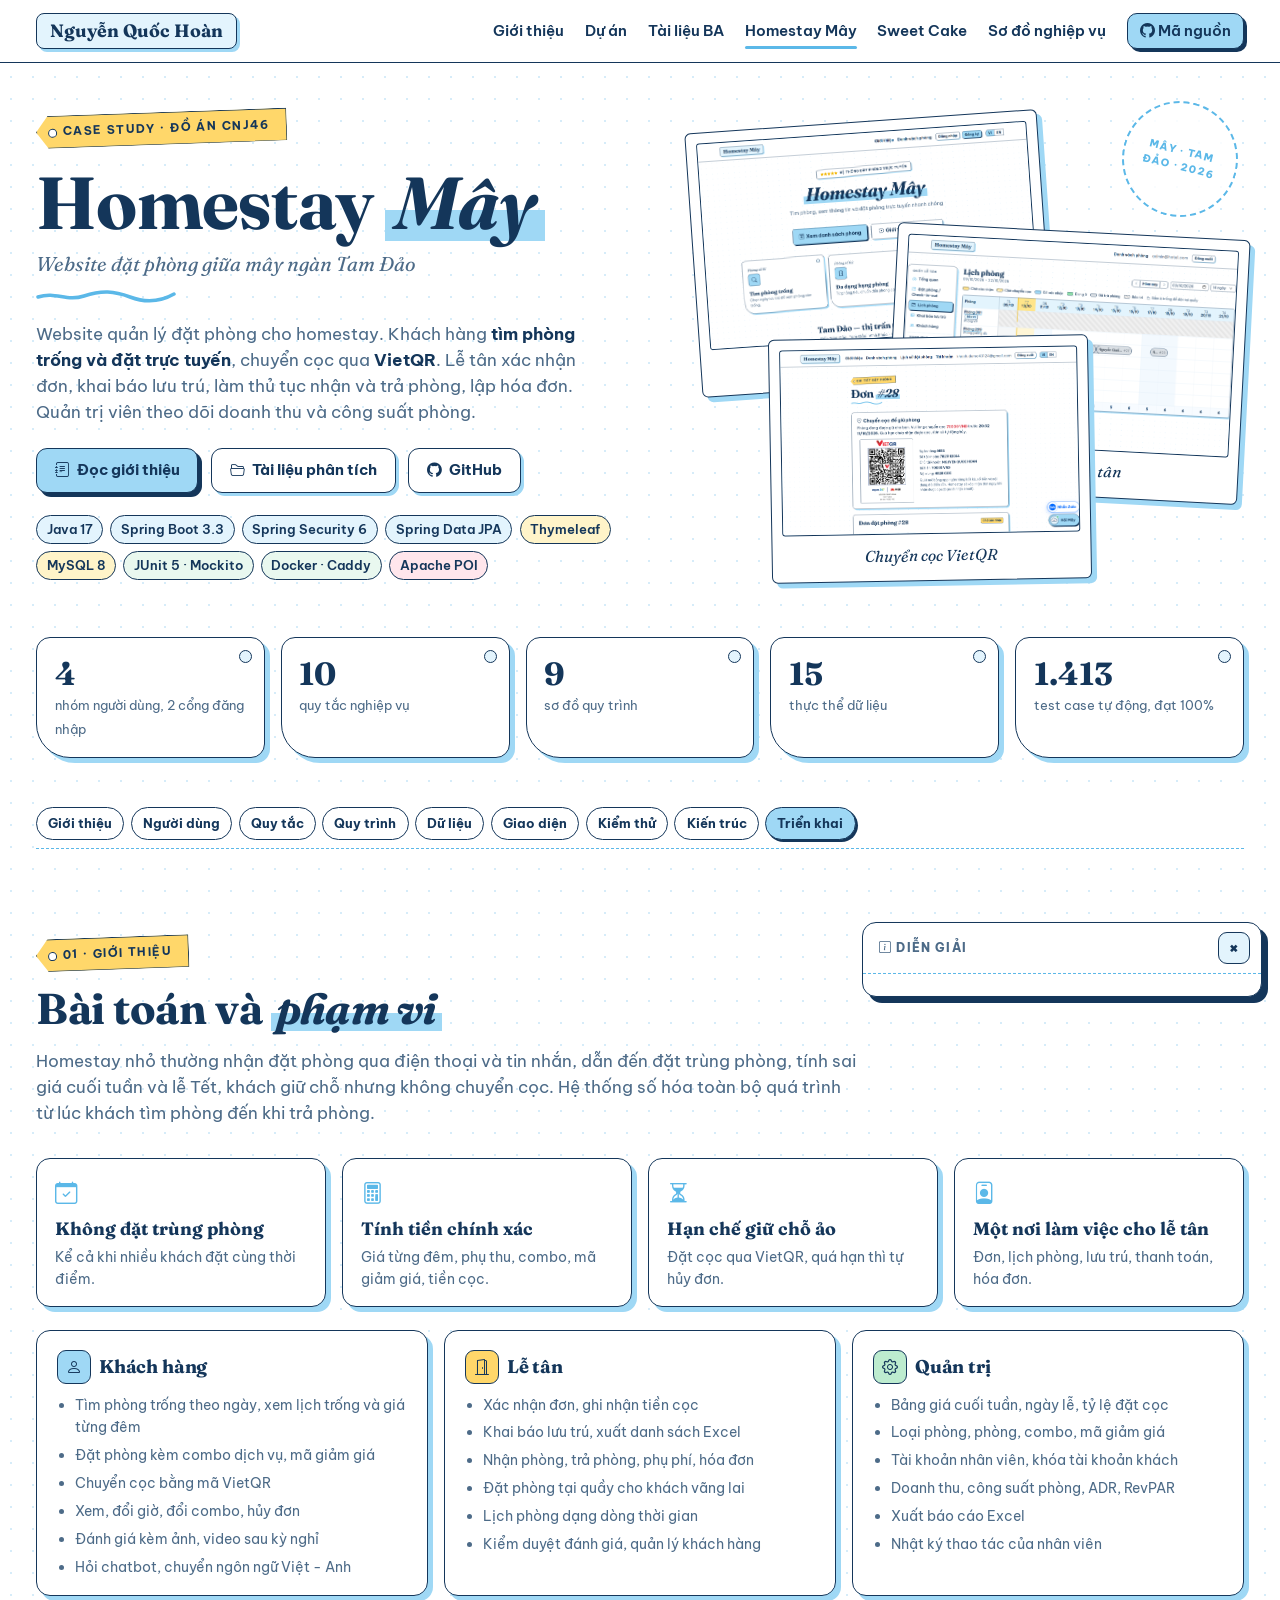
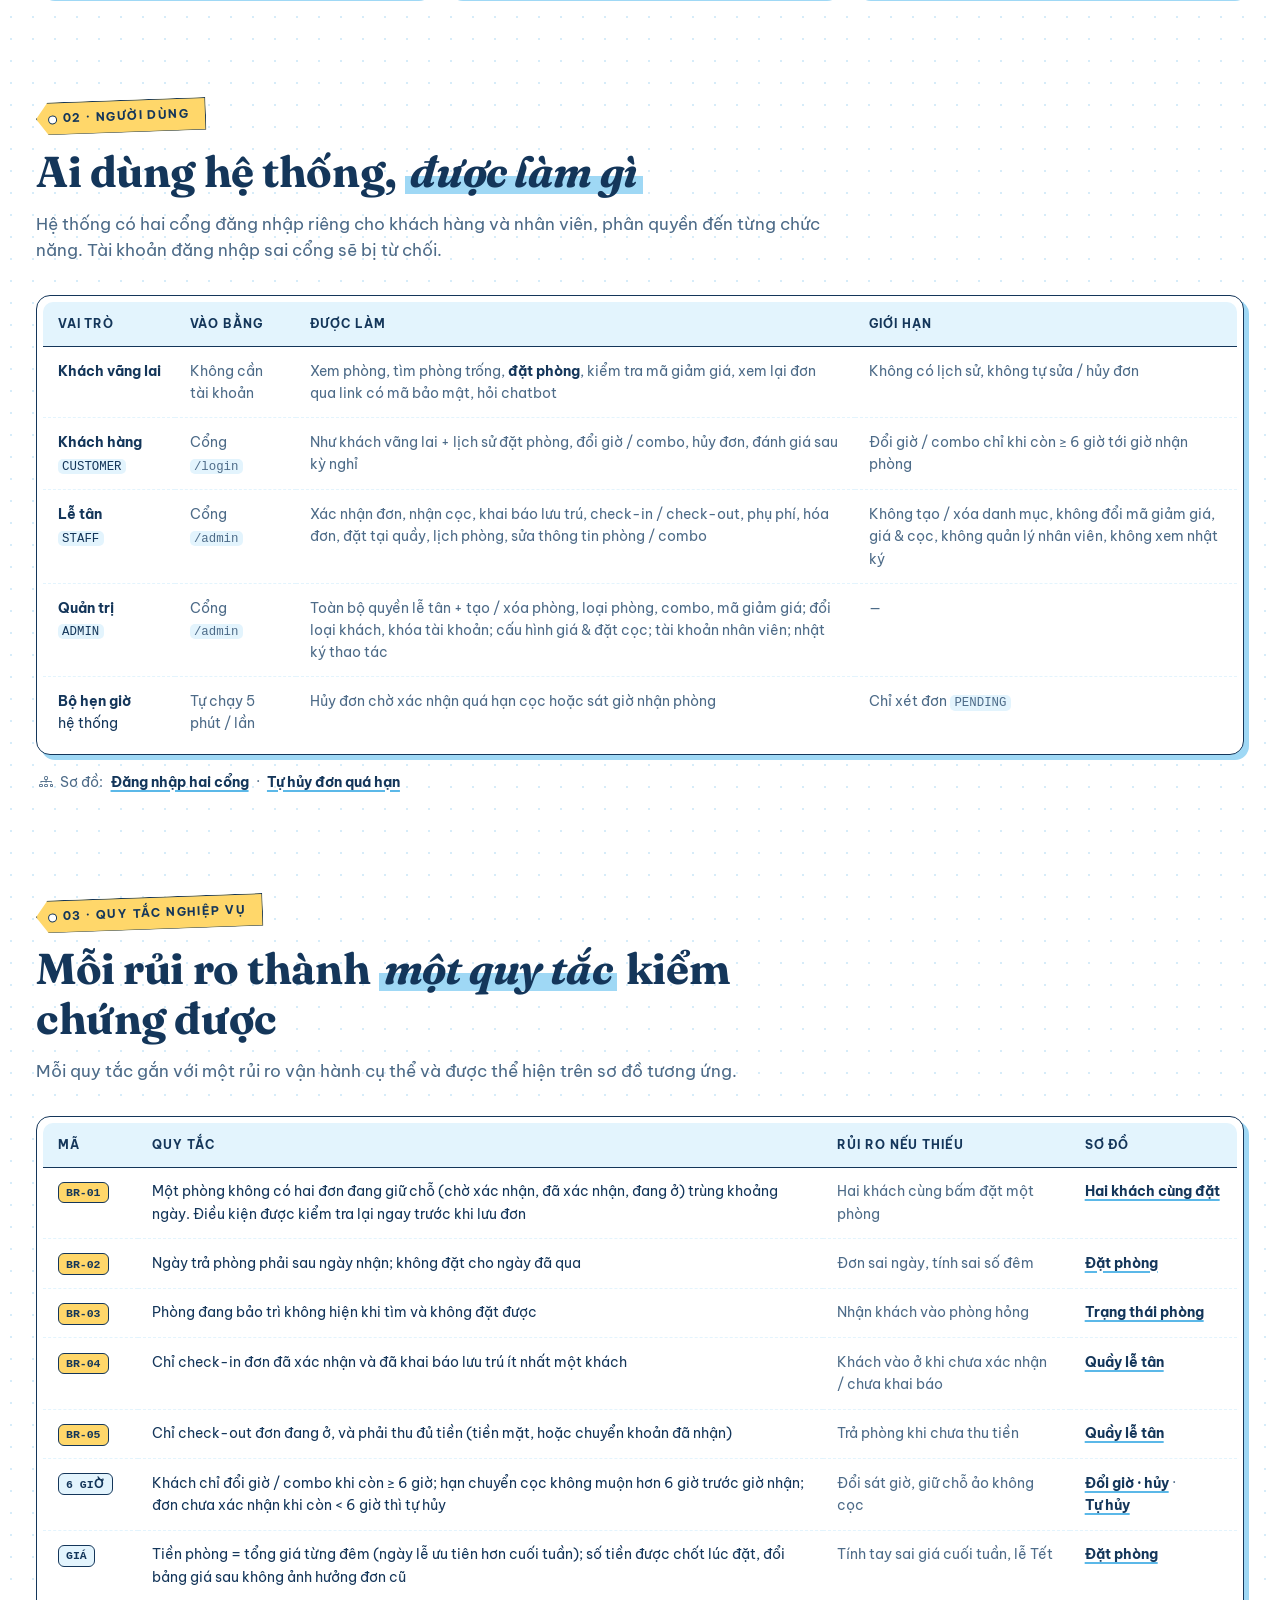
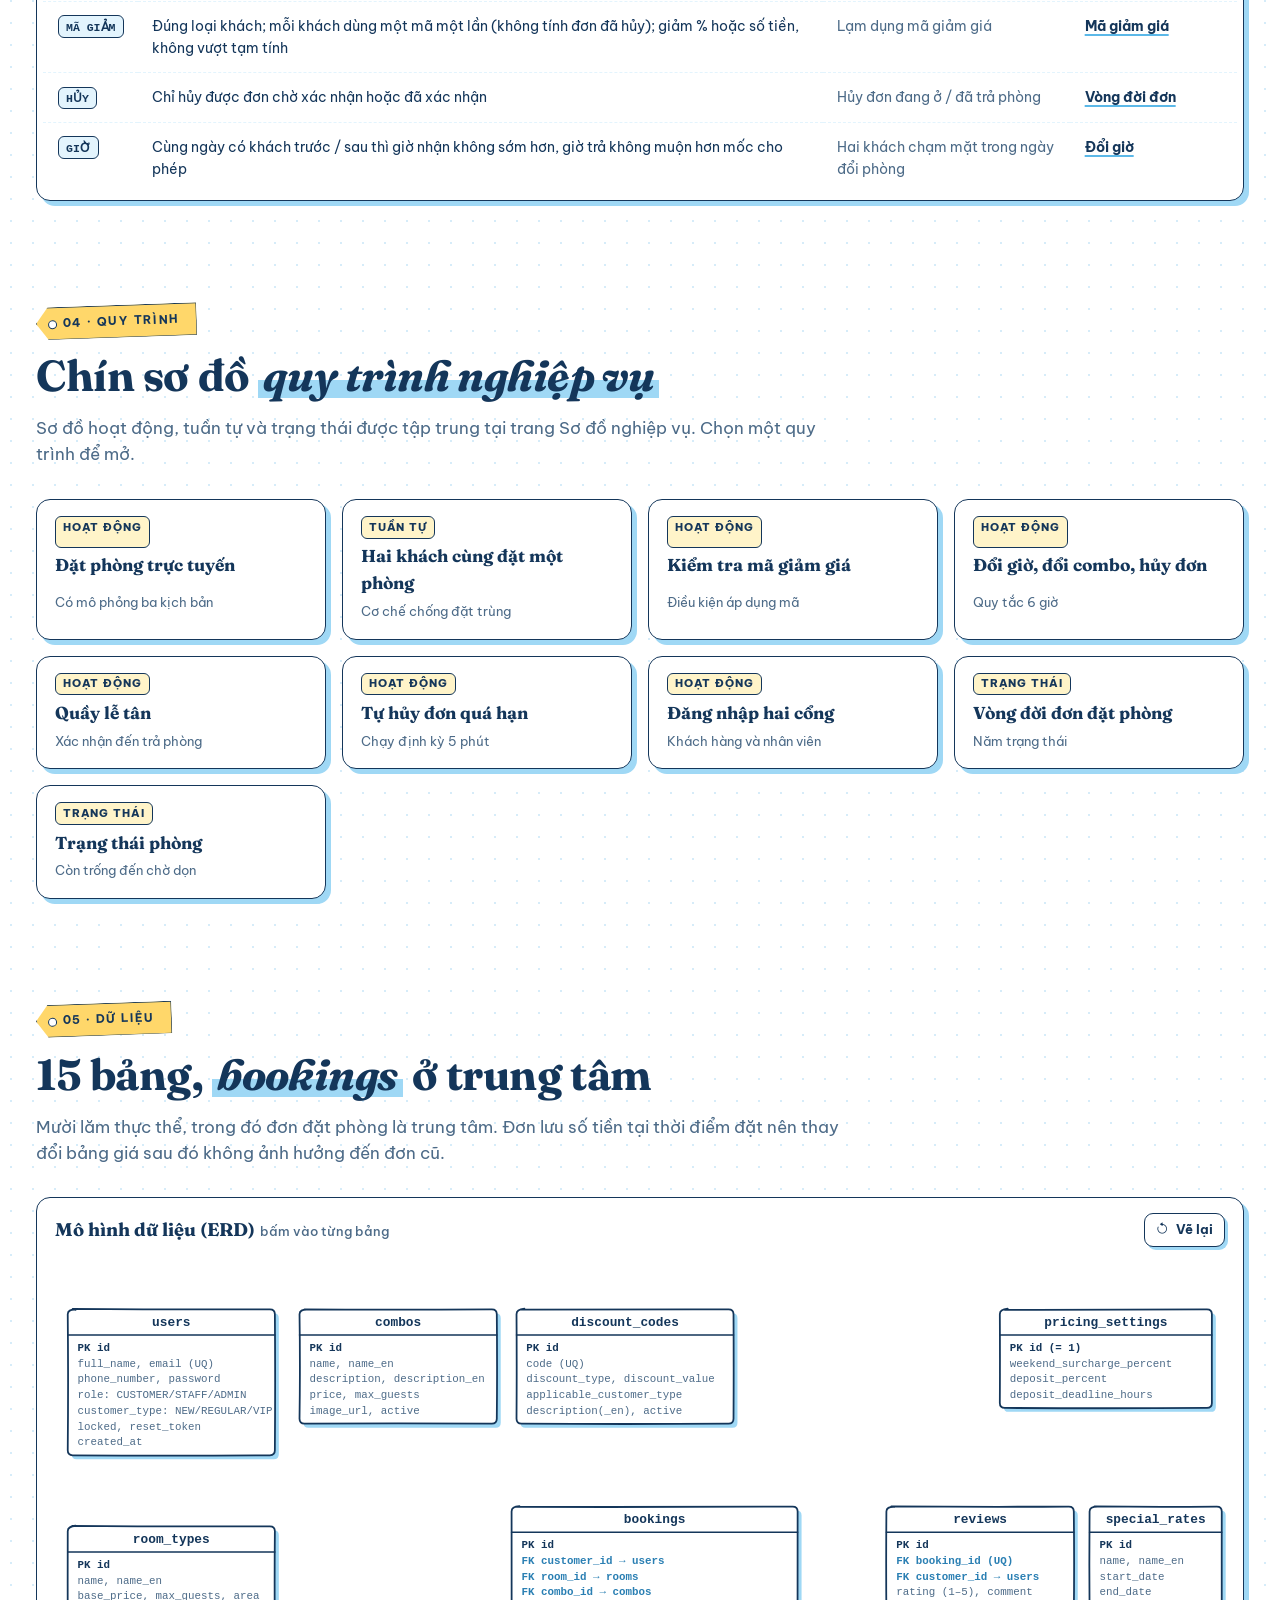
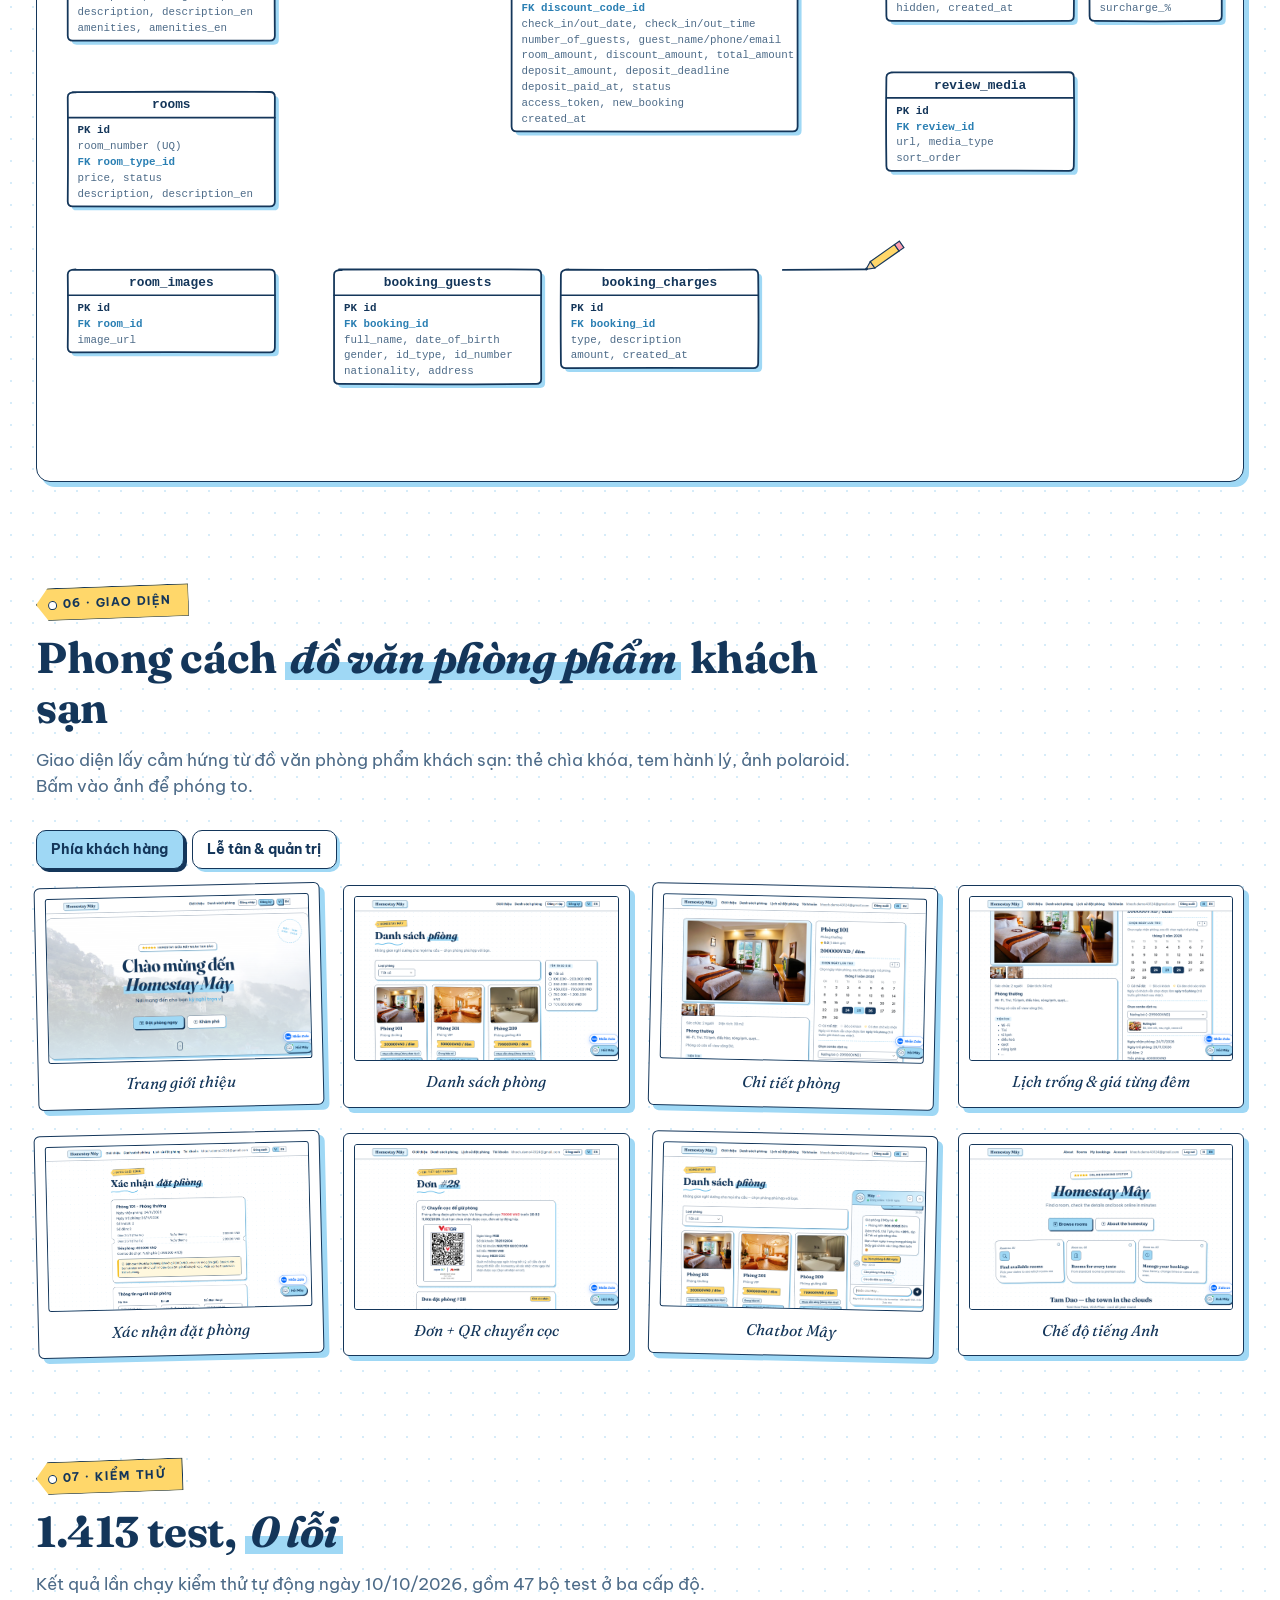
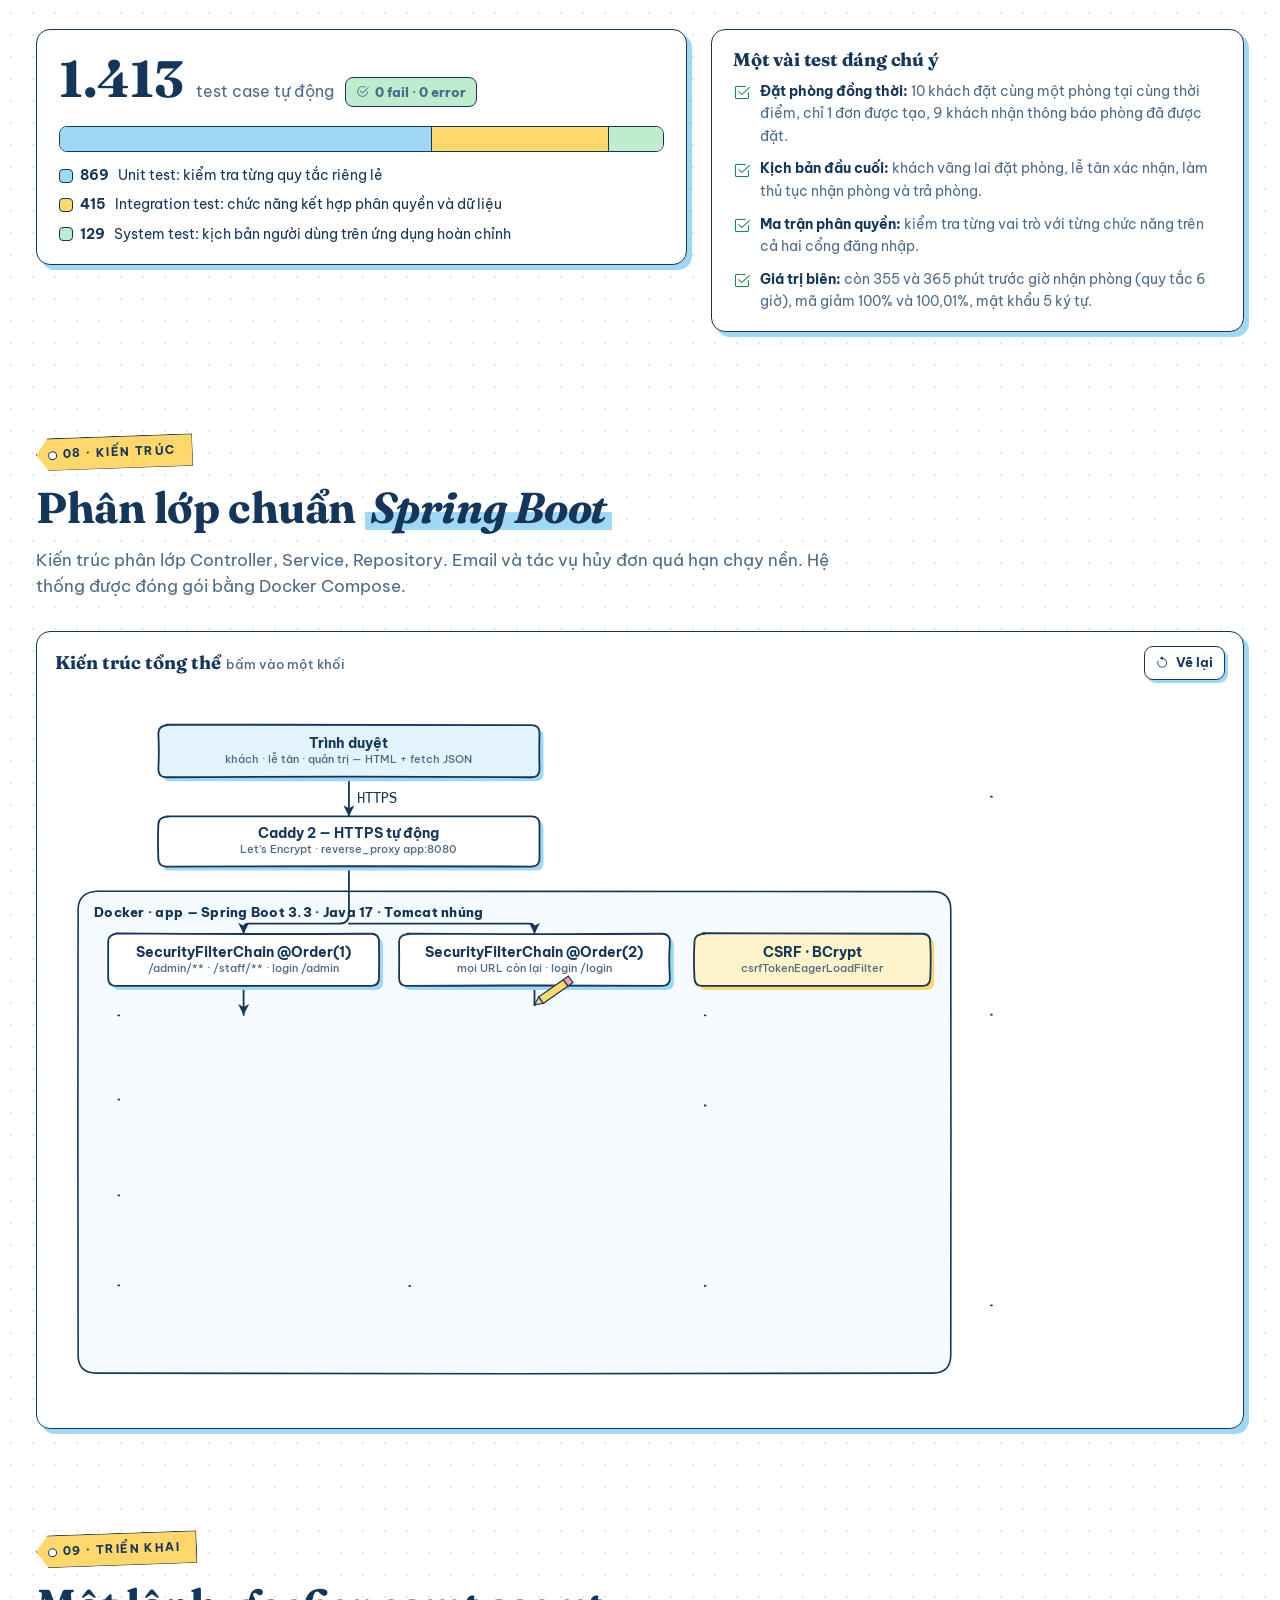
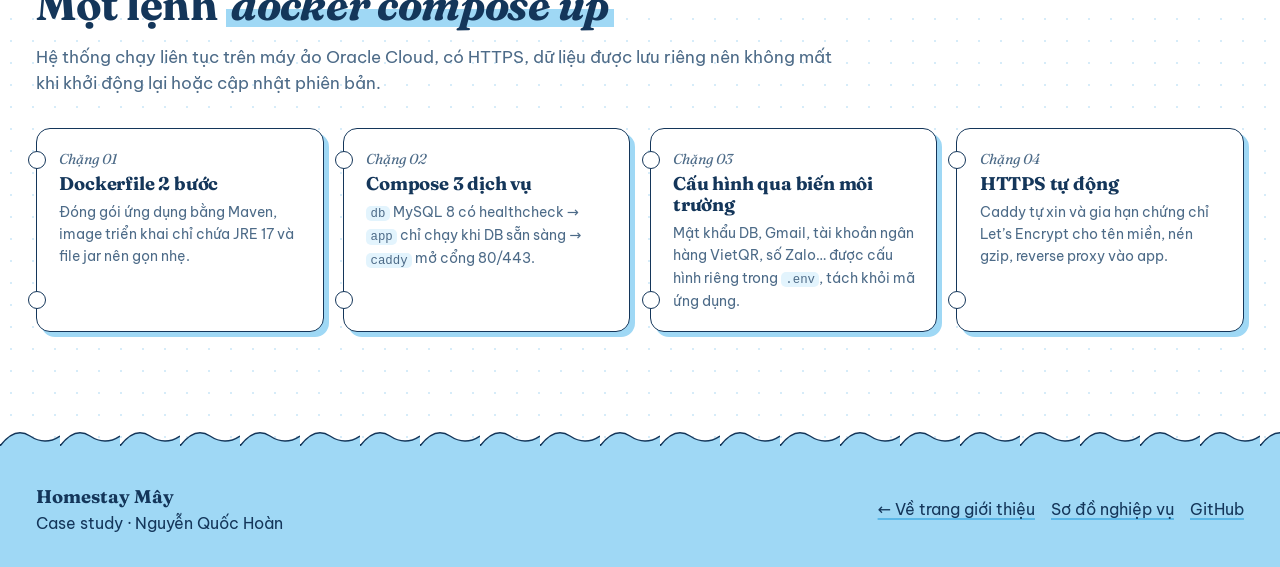
<file: homestay-may.html>
<!DOCTYPE html>
<html lang="vi">
<head>
<meta charset="UTF-8">
<meta name="viewport" content="width=device-width, initial-scale=1">
<title>Homestay Mây · Case study</title>
<meta name="description" content="Hệ thống đặt phòng homestay: người dùng, quy tắc nghiệp vụ, quy trình, dữ liệu và kiểm thử.">
<meta property="og:type" content="website">
<meta property="og:title" content="Case study · Homestay Mây">
<meta property="og:description" content="Hệ thống đặt phòng homestay: người dùng, quy tắc nghiệp vụ, quy trình, dữ liệu và kiểm thử.">
<meta property="og:url" content="https://ngynquchn2511.github.io/homestay-may.html">
<meta property="og:image" content="https://ngynquchn2511.github.io/assets/img/og-cover.png">
<meta property="og:image:width" content="1200">
<meta property="og:image:height" content="630">
<meta name="twitter:card" content="summary_large_image">
<link rel="preconnect" href="https://fonts.googleapis.com">
<link href="https://fonts.googleapis.com/css2?family=Fraunces:ital,opsz,wght@0,9..144,600;0,9..144,700;1,9..144,600;1,9..144,700&family=Be+Vietnam+Pro:wght@400;500;600;700;800&family=Patrick+Hand&display=swap" rel="stylesheet">
<link href="https://cdn.jsdelivr.net/npm/bootstrap-icons@1.11.3/font/bootstrap-icons.min.css" rel="stylesheet">
<link href="assets/css/site.css" rel="stylesheet">
<link href="assets/css/sketch.css" rel="stylesheet">
<style>
    /* ---------- Hero: tam buu thiep ---------- */
    .hero { padding: 3rem 0 1rem; display: grid; grid-template-columns: minmax(0, 1.05fr) minmax(0, .95fr); gap: 3rem; align-items: center; }
    @media (max-width: 920px) { .hero { grid-template-columns: 1fr; gap: 2rem; } }
    .hero h1 { font-size: clamp(2.6rem, 6.4vw, 4.6rem); margin: 1rem 0 .2rem; }
    .hero .sub { font-family: var(--display); font-style: italic; font-size: 1.25rem; color: var(--ink-soft); }
    .hero p.lead { font-size: 1.06rem; color: var(--ink-soft); margin: 1.1rem 0 1.4rem; max-width: 560px; }
    .hero p.lead b { color: var(--ink); }
    .hero .ctas { display: flex; flex-wrap: wrap; gap: .8rem; margin-bottom: 1.4rem; }
    .collage { position: relative; height: 470px; }
    .collage .polaroid { position: absolute; width: 64%; }
    .collage .p1 { left: 0; top: 10px; transform: rotate(-4deg); z-index: 1; }
    .collage .p2 { right: 0; top: 120px; transform: rotate(3deg); z-index: 2; }
    .collage .p3 { left: 14%; bottom: 0; transform: rotate(-1deg); z-index: 3; width: 58%; }
    .stamp { position: absolute; right: 6px; top: -10px; z-index: 4; width: 116px; height: 116px; border-radius: 50%; display: grid; place-items: center;
        text-align: center; padding: 16px; font-size: .64rem; font-weight: 800; letter-spacing: .14em; color: var(--baby-deep);
        border: 2.5px dashed var(--baby-deep); background: rgba(255,255,255,.85); transform: rotate(14deg); }
    @media (max-width: 560px) { .collage { height: 330px; } .stamp { width: 92px; height: 92px; font-size: .55rem; } }

    /* ---------- Diem ky thuat ---------- */
    .feats { display: grid; grid-template-columns: repeat(auto-fit, minmax(270px, 1fr)); gap: 1.2rem; }
    .feat { padding: 1.3rem 1.25rem 1.2rem; text-decoration: none; display: block; transition: transform .2s, box-shadow .2s; }
    .feat:hover { color: var(--ink); transform: translate(-3px, -3px); box-shadow: var(--pop-hover); }
    .feat .ic { width: 46px; height: 46px; display: grid; place-items: center; border-radius: 11px; font-size: 1.25rem; background: var(--baby); border: var(--line); margin-bottom: .8rem; }
    .feat:nth-child(3n+2) .ic { background: var(--sun); }
    .feat:nth-child(3n) .ic { background: var(--mint); }
    .feat h3 { font-size: 1.18rem; margin-bottom: .35rem; }
    .feat p { margin: 0; font-size: .9rem; color: var(--ink-soft); }
    .feat .more { display: inline-block; margin-top: .7rem; font-size: .8rem; font-weight: 700; color: var(--baby-deep); }

    /* ---------- Khung so do ---------- */
    .dg-card { padding: .7rem .7rem .9rem; }
    .dg-card .bar { display: flex; flex-wrap: wrap; align-items: center; justify-content: space-between; gap: .6rem; padding: .2rem .4rem .7rem; }
    .dg-card .bar .t { font-family: var(--display); font-weight: 700; font-size: 1.15rem; }
    .dg-card .bar .t small { font-family: 'Be Vietnam Pro', sans-serif; font-weight: 500; font-size: .8rem; color: var(--ink-soft); margin-left: .35rem; }
    .scroll-x { overflow-x: auto; }
    .scroll-x svg { display: block; width: 100%; min-width: 780px; height: auto; margin: 0 auto; }
    .scroll-x svg.narrow { max-width: 920px; }
    .scroll-x svg.mid { max-width: 1000px; }
    .click-hint { font-size: .82rem; color: var(--ink-soft); display: inline-flex; align-items: center; gap: .35rem; }

    /* The noi bat luong dat phong */
    .flow-cta { display: grid; grid-template-columns: minmax(0, 1fr) auto; gap: 1.4rem; align-items: center; padding: 1.5rem 1.6rem; margin-bottom: 1.6rem;
        background: linear-gradient(135deg, var(--baby-soft), #fff 60%); }
    @media (max-width: 760px) { .flow-cta { grid-template-columns: 1fr; } }
    .flow-cta h3 { font-size: 1.45rem; margin-bottom: .45rem; }
    .flow-cta p { margin: 0 0 .8rem; color: var(--ink-soft); }
    .flow-cta ol { margin: 0; padding-left: 1.2rem; color: var(--ink-soft); font-size: .92rem; }
    .flow-cta ol b { color: var(--ink); }

    /* ---------- Thu vien giao dien ---------- */
    .gallery { display: grid; grid-template-columns: repeat(auto-fill, minmax(260px, 1fr)); gap: 1.6rem 1.3rem; }
    .gallery .polaroid:nth-child(4n+1) { transform: rotate(-1.3deg); }
    .gallery .polaroid:nth-child(4n+3) { transform: rotate(1.2deg); }

    /* ---------- Kiem thu ---------- */
    .tests { display: grid; grid-template-columns: minmax(0, 1.1fr) minmax(0, .9fr); gap: 1.5rem; align-items: start; }
    @media (max-width: 900px) { .tests { grid-template-columns: 1fr; } }
    .meter { padding: 1.4rem 1.4rem 1.2rem; }
    .meter .big { display: flex; align-items: baseline; gap: .7rem; flex-wrap: wrap; }
    .meter .big b { font-family: var(--display); font-size: 3.2rem; line-height: 1; }
    .meter .big span { color: var(--ink-soft); }
    .ok-badge { display: inline-flex; align-items: center; gap: .35rem; font-weight: 800; font-size: .82rem; padding: .25rem .65rem; border: var(--line); border-radius: 8px; background: var(--mint); }
    .stack { display: flex; height: 26px; margin: 1.2rem 0 .8rem; border: var(--line); border-radius: 8px; overflow: hidden; }
    .stack i { display: block; height: 100%; width: 0; transition: width 1.1s cubic-bezier(.2, .8, .2, 1); }
    .stack i + i { border-left: 1.5px solid var(--ink); }
    .legend-row { display: flex; flex-wrap: wrap; gap: .5rem 1.3rem; font-size: .86rem; }
    .legend-row span { display: inline-flex; align-items: center; gap: .4rem; }
    .legend-row em { width: 14px; height: 14px; border: 1.5px solid var(--ink); border-radius: 4px; display: inline-block; }
    .test-list { padding: 1.2rem 1.3rem; }
    .test-list h3 { font-size: 1.15rem; margin-bottom: .6rem; }
    .test-list ul { list-style: none; margin: 0; padding: 0; display: grid; gap: .65rem; font-size: .9rem; }
    .test-list li { display: grid; grid-template-columns: auto 1fr; gap: .6rem; color: var(--ink-soft); }
    .test-list li b { color: var(--ink); }
    .test-list li i { color: var(--green); font-size: 1.05rem; }

    /* ---------- Trien khai: ve tau ---------- */
    .tickets { display: grid; grid-template-columns: repeat(auto-fit, minmax(250px, 1fr)); gap: 1.2rem; }
    .ticket { position: relative; padding: 1.2rem 1.25rem 1.15rem 1.4rem; }
    .ticket::before, .ticket::after { content: ''; position: absolute; left: -9px; width: 16px; height: 16px; border-radius: 50%; background: var(--paper); border: var(--line); }
    .ticket::before { top: 22px; } .ticket::after { bottom: 22px; }
    .ticket .no { font-family: var(--display); font-style: italic; color: var(--ink-soft); font-size: .9rem; }
    .ticket h3 { font-size: 1.15rem; margin: .2rem 0 .4rem; }
    .ticket p { margin: 0; font-size: .9rem; color: var(--ink-soft); }

    /* ---------- Muc luc bam theo ---------- */
    .toc { position: sticky; top: 62px; z-index: 40; display: flex; gap: .4rem; overflow-x: auto; padding: .55rem 0; margin-top: 2.5rem;
        background: var(--paper); border-bottom: 1.5px dashed var(--baby-deep); scrollbar-width: thin; }
    .toc a { flex: none; font-size: .82rem; font-weight: 700; text-decoration: none; padding: .32rem .7rem; border: 1.5px solid var(--ink); border-radius: 999px; background: var(--paper); }
    .toc a:hover { background: var(--baby-soft); }
    .toc a.on { background: var(--baby); box-shadow: 2px 2px 0 var(--ink); }
    html { scroll-padding-top: 120px; }
    /* ---------- Bang vai tro / quy tac ---------- */
    .tbl-wrap { padding: .4rem; overflow-x: auto; }
    .tbl { width: 100%; border-collapse: collapse; font-size: .9rem; min-width: 760px; }
    .tbl th { text-align: left; font-size: .72rem; letter-spacing: .08em; text-transform: uppercase; padding: .8rem .9rem; background: var(--baby-soft); border-bottom: var(--line); }
    .tbl th:first-child { border-top-left-radius: 10px; } .tbl th:last-child { border-top-right-radius: 10px; }
    .tbl td { padding: .8rem .9rem; vertical-align: top; border-bottom: 1.5px dashed var(--baby-soft); color: var(--ink-soft); }
    .tbl td b { color: var(--ink); }
    .tbl tr:last-child td { border-bottom: 0; }
    .tbl tbody tr:hover td { background: #fbfdff; }
    .tbl td:first-child { white-space: nowrap; color: var(--ink); }
    .tbl.rules td:nth-child(2) { color: var(--ink); }
    .tbl.rules td:last-child a { font-weight: 700; white-space: nowrap; }
    .br { display: inline-block; font: 800 .72rem var(--mono); padding: .2rem .45rem; border: 1.5px solid var(--ink); border-radius: 6px; background: var(--sun); }
    .br.alt { background: var(--baby-soft); }
    .see { font-size: .9rem; color: var(--ink-soft); margin: 1rem .2rem 0; display: flex; gap: .45rem; align-items: center; flex-wrap: wrap; }
    .see a { font-weight: 700; }

    /* ---------- Gioi thieu du an ---------- */
    .goals { display: grid; grid-template-columns: repeat(auto-fit, minmax(220px, 1fr)); gap: 1rem; margin-bottom: 1.4rem; }
    .goal { padding: 1.1rem 1.1rem 1rem; display: grid; gap: .25rem; }
    .goal i { font-size: 1.4rem; color: var(--baby-deep); }
    .goal b { font-family: var(--display); font-size: 1.12rem; }
    .goal span { font-size: .88rem; color: var(--ink-soft); }
    .scope { display: grid; grid-template-columns: repeat(auto-fit, minmax(260px, 1fr)); gap: 1rem; }
    .scope-col { padding: 1.2rem 1.25rem 1.1rem; }
    .scope-col h3 { font-size: 1.15rem; display: flex; align-items: center; gap: .5rem; margin-bottom: .6rem; }
    .scope-col h3 i { width: 34px; height: 34px; display: grid; place-items: center; border: var(--line); border-radius: 9px; background: var(--baby); font-size: 1rem; }
    .scope-col:nth-child(2) h3 i { background: var(--sun); }
    .scope-col:nth-child(3) h3 i { background: var(--mint); }
    .scope-col ul { margin: 0; padding-left: 1.1rem; color: var(--ink-soft); font-size: .9rem; display: grid; gap: .35rem; }
    /* ---------- The quy trinh ---------- */
    .flowcards { display: grid; grid-template-columns: repeat(auto-fill, minmax(250px, 1fr)); gap: 1rem; }
    .fc { padding: 1rem 1.1rem; text-decoration: none; display: grid; gap: .3rem; transition: transform .15s, box-shadow .15s; }
    .fc:hover { color: var(--ink); transform: translate(-3px, -3px); box-shadow: var(--pop-hover); }
    .fc .k { justify-self: start; font-size: .68rem; font-weight: 800; letter-spacing: .08em; text-transform: uppercase; padding: .12rem .45rem; border: 1.5px solid var(--ink); border-radius: 6px; background: var(--sun-soft); }
    .fc b { font-family: var(--display); font-size: 1.08rem; }
    .fc small { color: var(--ink-soft); }
</style>
</head>
<body>

<header class="top">
    <div class="wrap">
        <a class="brand" href="index.html">Nguyễn Quốc Hoàn</a>
        <button class="btn sm menu-btn" aria-label="Mở menu" onclick="document.querySelector('.nav').classList.toggle('open')"><i class="bi bi-list"></i></button>
        <nav class="nav">
            <a href="index.html">Giới thiệu</a>
            <a href="index.html#du-an">Dự án</a>
            <a href="tai-lieu-phan-tich.html">Tài liệu BA</a>
            <a href="homestay-may.html" class="on">Homestay Mây</a>
            <a href="sweet-cake.html">Sweet Cake</a>
            <a href="so-do/luong-dat-phong.html">Sơ đồ nghiệp vụ</a>
            <a class="gh" href="https://github.com/ngynquchn2511/hotel-booking-with-java" target="_blank" rel="noopener"><i class="bi bi-github"></i> Mã nguồn</a>
        </nav>
    </div>
</header>

<main>
<div class="wrap">
    <!-- ================= HERO ================= -->
    <section class="hero">
        <div>
            <span class="eyebrow">Case study · Đồ án CNJ46</span>
            <h1>Homestay <span class="hl">Mây</span></h1>
            <div class="sub">Website đặt phòng giữa mây ngàn Tam Đảo</div>
            <div class="divider"></div>
            <p class="lead">
                Website quản lý đặt phòng cho homestay. Khách hàng <b>tìm phòng trống và đặt trực tuyến</b>, chuyển cọc qua <b>VietQR</b>.
                Lễ tân xác nhận đơn, khai báo lưu trú, làm thủ tục nhận và trả phòng, lập hóa đơn. Quản trị viên theo dõi doanh thu và công suất phòng.
            </p>
            <div class="ctas">
                <a class="btn primary" href="#gioi-thieu"><i class="bi bi-journal-text"></i>Đọc giới thiệu</a>
                <a class="btn" href="tai-lieu-phan-tich.html"><i class="bi bi-folder2-open"></i>Tài liệu phân tích</a>
                <a class="btn" href="https://github.com/ngynquchn2511/hotel-booking-with-java" target="_blank" rel="noopener"><i class="bi bi-github"></i>GitHub</a>
            </div>
            <div class="chips">
                <span class="chip b">Java 17</span><span class="chip b">Spring Boot 3.3</span><span class="chip b">Spring Security 6</span>
                <span class="chip b">Spring Data JPA</span><span class="chip y">Thymeleaf</span><span class="chip y">MySQL 8</span>
                <span class="chip g">JUnit 5 · Mockito</span><span class="chip g">Docker · Caddy</span><span class="chip r">Apache POI</span>
            </div>
        </div>
        <div class="collage">
            <div class="stamp">MÂY · TAM ĐẢO · 2026</div>
            <a class="polaroid p1" href="assets/img/hm/trang-chu.png" data-lb><img src="assets/img/hm/trang-chu.png" alt="Trang chủ Homestay Mây"><div class="cap">Trang chủ</div></a>
            <a class="polaroid p2" href="assets/img/hm/lich-phong.png" data-lb><img src="assets/img/hm/lich-phong.png" alt="Lịch phòng của lễ tân"><div class="cap">Lịch phòng lễ tân</div></a>
            <a class="polaroid p3" href="assets/img/hm/qr-coc.png" data-lb><img src="assets/img/hm/qr-coc.png" alt="Trang đơn kèm mã QR chuyển cọc"><div class="cap">Chuyển cọc VietQR</div></a>
        </div>
    </section>

    <!-- ================= SO LIEU ================= -->
    <section style="padding-top:2.5rem">
        <div class="keys reveal">
            <div class="key"><b>4</b><span>nhóm người dùng, 2 cổng đăng nhập</span></div>
            <div class="key"><b>10</b><span>quy tắc nghiệp vụ</span></div>
            <div class="key"><b>9</b><span>sơ đồ quy trình</span></div>
            <div class="key"><b>15</b><span>thực thể dữ liệu</span></div>
            <div class="key"><b>1.413</b><span>test case tự động, đạt 100%</span></div>
        </div>
    </section>

    <!-- Muc luc bam theo khi cuon -->
    <nav class="toc" aria-label="Mục lục case study">
        <a href="#gioi-thieu">Giới thiệu</a><a href="#nguoi-dung">Người dùng</a><a href="#quy-tac">Quy tắc</a><a href="#quy-trinh">Quy trình</a>
        <a href="#du-lieu">Dữ liệu</a><a href="#giao-dien">Giao diện</a><a href="#kiem-thu">Kiểm thử</a><a href="#kien-truc">Kiến trúc</a><a href="#trien-khai">Triển khai</a>
    </nav>

    <!-- ================= 01. GIOI THIEU DU AN ================= -->
    <section class="block" id="gioi-thieu">
        <div class="sec-head reveal">
            <span class="eyebrow">01 · Giới thiệu</span>
            <h2>Bài toán và <span class="hl">phạm vi</span></h2>
            <p>Homestay nhỏ thường nhận đặt phòng qua điện thoại và tin nhắn, dẫn đến đặt trùng phòng, tính sai giá cuối tuần và lễ Tết, khách giữ chỗ nhưng không chuyển cọc. Hệ thống số hóa toàn bộ quá trình từ lúc khách tìm phòng đến khi trả phòng.</p>
        </div>
        <div class="goals reveal">
            <div class="card goal"><i class="bi bi-calendar-check"></i><b>Không đặt trùng phòng</b><span>Kể cả khi nhiều khách đặt cùng thời điểm.</span></div>
            <div class="card goal"><i class="bi bi-calculator"></i><b>Tính tiền chính xác</b><span>Giá từng đêm, phụ thu, combo, mã giảm giá, tiền cọc.</span></div>
            <div class="card goal"><i class="bi bi-hourglass-split"></i><b>Hạn chế giữ chỗ ảo</b><span>Đặt cọc qua VietQR, quá hạn thì tự hủy đơn.</span></div>
            <div class="card goal"><i class="bi bi-person-badge"></i><b>Một nơi làm việc cho lễ tân</b><span>Đơn, lịch phòng, lưu trú, thanh toán, hóa đơn.</span></div>
        </div>
        <div class="scope">
            <div class="card scope-col reveal">
                <h3><i class="bi bi-person"></i>Khách hàng</h3>
                <ul>
                    <li>Tìm phòng trống theo ngày, xem lịch trống và giá từng đêm</li>
                    <li>Đặt phòng kèm combo dịch vụ, mã giảm giá</li>
                    <li>Chuyển cọc bằng mã VietQR</li>
                    <li>Xem, đổi giờ, đổi combo, hủy đơn</li>
                    <li>Đánh giá kèm ảnh, video sau kỳ nghỉ</li>
                    <li>Hỏi chatbot, chuyển ngôn ngữ Việt - Anh</li>
                </ul>
            </div>
            <div class="card scope-col reveal">
                <h3><i class="bi bi-door-open"></i>Lễ tân</h3>
                <ul>
                    <li>Xác nhận đơn, ghi nhận tiền cọc</li>
                    <li>Khai báo lưu trú, xuất danh sách Excel</li>
                    <li>Nhận phòng, trả phòng, phụ phí, hóa đơn</li>
                    <li>Đặt phòng tại quầy cho khách vãng lai</li>
                    <li>Lịch phòng dạng dòng thời gian</li>
                    <li>Kiểm duyệt đánh giá, quản lý khách hàng</li>
                </ul>
            </div>
            <div class="card scope-col reveal">
                <h3><i class="bi bi-gear"></i>Quản trị</h3>
                <ul>
                    <li>Bảng giá cuối tuần, ngày lễ, tỷ lệ đặt cọc</li>
                    <li>Loại phòng, phòng, combo, mã giảm giá</li>
                    <li>Tài khoản nhân viên, khóa tài khoản khách</li>
                    <li>Doanh thu, công suất phòng, ADR, RevPAR</li>
                    <li>Xuất báo cáo Excel</li>
                    <li>Nhật ký thao tác của nhân viên</li>
                </ul>
            </div>
        </div>
    </section>

    <!-- ================= 01. NGUOI DUNG & PHAN QUYEN ================= -->
    <section class="block" id="nguoi-dung">
        <div class="sec-head reveal">
            <span class="eyebrow">02 · Người dùng</span>
            <h2>Ai dùng hệ thống, <span class="hl">được làm gì</span></h2>
            <p>Hệ thống có hai cổng đăng nhập riêng cho khách hàng và nhân viên, phân quyền đến từng chức năng. Tài khoản đăng nhập sai cổng sẽ bị từ chối.</p>
        </div>
        <div class="card tbl-wrap reveal">
            <table class="tbl">
                <thead><tr><th>Vai trò</th><th>Vào bằng</th><th>Được làm</th><th>Giới hạn</th></tr></thead>
                <tbody>
                    <tr><td><b>Khách vãng lai</b></td><td>Không cần tài khoản</td><td>Xem phòng, tìm phòng trống, <b>đặt phòng</b>, kiểm tra mã giảm giá, xem lại đơn qua link có mã bảo mật, hỏi chatbot</td><td>Không có lịch sử, không tự sửa / hủy đơn</td></tr>
                    <tr><td><b>Khách hàng</b><br><code>CUSTOMER</code></td><td>Cổng <code>/login</code></td><td>Như khách vãng lai + lịch sử đặt phòng, đổi giờ / combo, hủy đơn, đánh giá sau kỳ nghỉ</td><td>Đổi giờ / combo chỉ khi còn ≥ 6 giờ tới giờ nhận phòng</td></tr>
                    <tr><td><b>Lễ tân</b><br><code>STAFF</code></td><td>Cổng <code>/admin</code></td><td>Xác nhận đơn, nhận cọc, khai báo lưu trú, check-in / check-out, phụ phí, hóa đơn, đặt tại quầy, lịch phòng, sửa thông tin phòng / combo</td><td>Không tạo / xóa danh mục, không đổi mã giảm giá, giá & cọc, không quản lý nhân viên, không xem nhật ký</td></tr>
                    <tr><td><b>Quản trị</b><br><code>ADMIN</code></td><td>Cổng <code>/admin</code></td><td>Toàn bộ quyền lễ tân + tạo / xóa phòng, loại phòng, combo, mã giảm giá; đổi loại khách, khóa tài khoản; cấu hình giá & đặt cọc; tài khoản nhân viên; nhật ký thao tác</td><td>—</td></tr>
                    <tr><td><b>Bộ hẹn giờ</b><br>hệ thống</td><td>Tự chạy 5 phút / lần</td><td>Hủy đơn chờ xác nhận quá hạn cọc hoặc sát giờ nhận phòng</td><td>Chỉ xét đơn <code>PENDING</code></td></tr>
                </tbody>
            </table>
        </div>
        <p class="see"><i class="bi bi-diagram-3"></i>Sơ đồ: <a href="so-do/luong-dat-phong.html#dang-nhap">Đăng nhập hai cổng</a> · <a href="so-do/luong-dat-phong.html#tu-huy">Tự hủy đơn quá hạn</a></p>
    </section>

    <!-- ================= 02. QUY TAC NGHIEP VU ================= -->
    <section class="block" id="quy-tac">
        <div class="sec-head reveal">
            <span class="eyebrow">03 · Quy tắc nghiệp vụ</span>
            <h2>Mỗi rủi ro thành <span class="hl">một quy tắc</span> kiểm chứng được</h2>
            <p>Mỗi quy tắc gắn với một rủi ro vận hành cụ thể và được thể hiện trên sơ đồ tương ứng.</p>
        </div>
        <div class="card tbl-wrap reveal">
            <table class="tbl rules">
                <thead><tr><th>Mã</th><th>Quy tắc</th><th>Rủi ro nếu thiếu</th><th>Sơ đồ</th></tr></thead>
                <tbody>
                    <tr><td><span class="br">BR-01</span></td><td>Một phòng không có hai đơn đang giữ chỗ (chờ xác nhận, đã xác nhận, đang ở) trùng khoảng ngày. Điều kiện được kiểm tra lại ngay trước khi lưu đơn</td><td>Hai khách cùng bấm đặt một phòng</td><td><a href="so-do/luong-dat-phong.html#hai-khach">Hai khách cùng đặt</a></td></tr>
                    <tr><td><span class="br">BR-02</span></td><td>Ngày trả phòng phải sau ngày nhận; không đặt cho ngày đã qua</td><td>Đơn sai ngày, tính sai số đêm</td><td><a href="so-do/luong-dat-phong.html#dat-phong">Đặt phòng</a></td></tr>
                    <tr><td><span class="br">BR-03</span></td><td>Phòng đang bảo trì không hiện khi tìm và không đặt được</td><td>Nhận khách vào phòng hỏng</td><td><a href="so-do/luong-dat-phong.html#trang-thai-phong">Trạng thái phòng</a></td></tr>
                    <tr><td><span class="br">BR-04</span></td><td>Chỉ check-in đơn đã xác nhận và đã khai báo lưu trú ít nhất một khách</td><td>Khách vào ở khi chưa xác nhận / chưa khai báo</td><td><a href="so-do/luong-dat-phong.html#quay-le-tan">Quầy lễ tân</a></td></tr>
                    <tr><td><span class="br">BR-05</span></td><td>Chỉ check-out đơn đang ở, và phải thu đủ tiền (tiền mặt, hoặc chuyển khoản đã nhận)</td><td>Trả phòng khi chưa thu tiền</td><td><a href="so-do/luong-dat-phong.html#quay-le-tan">Quầy lễ tân</a></td></tr>
                    <tr><td><span class="br alt">6 GIỜ</span></td><td>Khách chỉ đổi giờ / combo khi còn ≥ 6 giờ; hạn chuyển cọc không muộn hơn 6 giờ trước giờ nhận; đơn chưa xác nhận khi còn &lt; 6 giờ thì tự hủy</td><td>Đổi sát giờ, giữ chỗ ảo không cọc</td><td><a href="so-do/luong-dat-phong.html#sua-huy">Đổi giờ · hủy</a> · <a href="so-do/luong-dat-phong.html#tu-huy">Tự hủy</a></td></tr>
                    <tr><td><span class="br alt">GIÁ</span></td><td>Tiền phòng = tổng giá từng đêm (ngày lễ ưu tiên hơn cuối tuần); số tiền được chốt lúc đặt, đổi bảng giá sau không ảnh hưởng đơn cũ</td><td>Tính tay sai giá cuối tuần, lễ Tết</td><td><a href="so-do/luong-dat-phong.html#dat-phong">Đặt phòng</a></td></tr>
                    <tr><td><span class="br alt">MÃ GIẢM</span></td><td>Đúng loại khách; mỗi khách dùng một mã một lần (không tính đơn đã hủy); giảm % hoặc số tiền, không vượt tạm tính</td><td>Lạm dụng mã giảm giá</td><td><a href="so-do/luong-dat-phong.html#ma-giam-gia">Mã giảm giá</a></td></tr>
                    <tr><td><span class="br alt">HỦY</span></td><td>Chỉ hủy được đơn chờ xác nhận hoặc đã xác nhận</td><td>Hủy đơn đang ở / đã trả phòng</td><td><a href="so-do/luong-dat-phong.html#vong-doi-don">Vòng đời đơn</a></td></tr>
                    <tr><td><span class="br alt">GIỜ</span></td><td>Cùng ngày có khách trước / sau thì giờ nhận không sớm hơn, giờ trả không muộn hơn mốc cho phép</td><td>Hai khách chạm mặt trong ngày đổi phòng</td><td><a href="so-do/luong-dat-phong.html#sua-huy">Đổi giờ</a></td></tr>
                </tbody>
            </table>
        </div>
    </section>
    <!-- ================= 04. QUY TRINH NGHIEP VU (dan sang trang so do) ================= -->
    <section class="block" id="quy-trinh">
        <div class="sec-head reveal">
            <span class="eyebrow">04 · Quy trình</span>
            <h2>Chín sơ đồ <span class="hl">quy trình nghiệp vụ</span></h2>
            <p>Sơ đồ hoạt động, tuần tự và trạng thái được tập trung tại trang Sơ đồ nghiệp vụ. Chọn một quy trình để mở.</p>
        </div>
        <div class="flowcards">
            <a class="card fc reveal" href="so-do/luong-dat-phong.html#dat-phong"><span class="k">Hoạt động</span><b>Đặt phòng trực tuyến</b><small>Có mô phỏng ba kịch bản</small></a>
            <a class="card fc reveal" href="so-do/luong-dat-phong.html#hai-khach"><span class="k">Tuần tự</span><b>Hai khách cùng đặt một phòng</b><small>Cơ chế chống đặt trùng</small></a>
            <a class="card fc reveal" href="so-do/luong-dat-phong.html#ma-giam-gia"><span class="k">Hoạt động</span><b>Kiểm tra mã giảm giá</b><small>Điều kiện áp dụng mã</small></a>
            <a class="card fc reveal" href="so-do/luong-dat-phong.html#sua-huy"><span class="k">Hoạt động</span><b>Đổi giờ, đổi combo, hủy đơn</b><small>Quy tắc 6 giờ</small></a>
            <a class="card fc reveal" href="so-do/luong-dat-phong.html#quay-le-tan"><span class="k">Hoạt động</span><b>Quầy lễ tân</b><small>Xác nhận đến trả phòng</small></a>
            <a class="card fc reveal" href="so-do/luong-dat-phong.html#tu-huy"><span class="k">Hoạt động</span><b>Tự hủy đơn quá hạn</b><small>Chạy định kỳ 5 phút</small></a>
            <a class="card fc reveal" href="so-do/luong-dat-phong.html#dang-nhap"><span class="k">Hoạt động</span><b>Đăng nhập hai cổng</b><small>Khách hàng và nhân viên</small></a>
            <a class="card fc reveal" href="so-do/luong-dat-phong.html#vong-doi-don"><span class="k">Trạng thái</span><b>Vòng đời đơn đặt phòng</b><small>Năm trạng thái</small></a>
            <a class="card fc reveal" href="so-do/luong-dat-phong.html#trang-thai-phong"><span class="k">Trạng thái</span><b>Trạng thái phòng</b><small>Còn trống đến chờ dọn</small></a>
        </div>
    </section>


    <!-- ================= DU LIEU ================= -->
    <section class="block" id="du-lieu">
        <div class="sec-head reveal">
            <span class="eyebrow">05 · Dữ liệu</span>
            <h2>15 bảng, <span class="hl">bookings</span> ở trung tâm</h2>
            <p>Mười lăm thực thể, trong đó đơn đặt phòng là trung tâm. Đơn lưu số tiền tại thời điểm đặt nên thay đổi bảng giá sau đó không ảnh hưởng đến đơn cũ.</p>
        </div>
        <div class="card dg-card">
            <div class="bar"><span class="t">Mô hình dữ liệu (ERD)<small>bấm vào từng bảng</small></span><button class="btn sm" data-replay="dg-erd"><i class="bi bi-arrow-counterclockwise"></i>Vẽ lại</button></div>
            <div class="scroll-x"><svg id="dg-erd" role="img" aria-label="Mô hình dữ liệu 15 bảng"></svg></div>
        </div>
    </section>
    <!-- ================= GIAO DIEN ================= -->
    <section class="block" id="giao-dien">
        <div class="sec-head reveal">
            <span class="eyebrow">06 · Giao diện</span>
            <h2>Phong cách <span class="hl">đồ văn phòng phẩm</span> khách sạn</h2>
            <p>Giao diện lấy cảm hứng từ đồ văn phòng phẩm khách sạn: thẻ chìa khóa, tem hành lý, ảnh polaroid. Bấm vào ảnh để phóng to.</p>
        </div>
        <div class="tabs" role="tablist">
            <button role="tab" aria-selected="true" aria-controls="tp-guest" id="tb-guest">Phía khách hàng</button>
            <button role="tab" aria-selected="false" aria-controls="tp-staff" id="tb-staff">Lễ tân & quản trị</button>
        </div>
        <div class="gallery" role="tabpanel" id="tp-guest" aria-labelledby="tb-guest">
            <a class="polaroid" href="assets/img/hm/gioi-thieu.png" data-lb><img loading="lazy" src="assets/img/hm/gioi-thieu.png" alt="Trang giới thiệu homestay"><div class="cap">Trang giới thiệu</div></a>
            <a class="polaroid" href="assets/img/hm/danh-sach-phong.png" data-lb><img loading="lazy" src="assets/img/hm/danh-sach-phong.png" alt="Danh sách phòng"><div class="cap">Danh sách phòng</div></a>
            <a class="polaroid" href="assets/img/hm/chi-tiet-phong.png" data-lb><img loading="lazy" src="assets/img/hm/chi-tiet-phong.png" alt="Chi tiết phòng"><div class="cap">Chi tiết phòng</div></a>
            <a class="polaroid" href="assets/img/hm/lich-trong.png" data-lb><img loading="lazy" src="assets/img/hm/lich-trong.png" alt="Lịch chọn ngày lưu trú"><div class="cap">Lịch trống & giá từng đêm</div></a>
            <a class="polaroid" href="assets/img/hm/xac-nhan.png" data-lb><img loading="lazy" src="assets/img/hm/xac-nhan.png" alt="Trang xác nhận đặt phòng"><div class="cap">Xác nhận đặt phòng</div></a>
            <a class="polaroid" href="assets/img/hm/qr-coc.png" data-lb><img loading="lazy" src="assets/img/hm/qr-coc.png" alt="Trang đơn kèm QR chuyển cọc"><div class="cap">Đơn + QR chuyển cọc</div></a>
            <a class="polaroid" href="assets/img/hm/chatbot.png" data-lb><img loading="lazy" src="assets/img/hm/chatbot.png" alt="Chatbot Mây trả lời giá phòng"><div class="cap">Chatbot Mây</div></a>
            <a class="polaroid" href="assets/img/hm/tieng-anh.png" data-lb><img loading="lazy" src="assets/img/hm/tieng-anh.png" alt="Trang chủ tiếng Anh"><div class="cap">Chế độ tiếng Anh</div></a>
        </div>
        <div class="gallery" role="tabpanel" id="tp-staff" aria-labelledby="tb-staff" hidden>
            <a class="polaroid" href="assets/img/hm/tong-quan.png" data-lb><img loading="lazy" src="assets/img/hm/tong-quan.png" alt="Trang tổng quan"><div class="cap">Tổng quan</div></a>
            <a class="polaroid" href="assets/img/hm/kpi.png" data-lb><img loading="lazy" src="assets/img/hm/kpi.png" alt="Chỉ số kinh doanh và biểu đồ"><div class="cap">Công suất · ADR · RevPAR</div></a>
            <a class="polaroid" href="assets/img/hm/quan-ly-don.png" data-lb><img loading="lazy" src="assets/img/hm/quan-ly-don.png" alt="Quản lý đặt phòng"><div class="cap">Quản lý đặt phòng</div></a>
            <a class="polaroid" href="assets/img/hm/lich-phong.png" data-lb><img loading="lazy" src="assets/img/hm/lich-phong.png" alt="Lịch phòng dạng dòng thời gian"><div class="cap">Lịch phòng timeline</div></a>
            <a class="polaroid" href="assets/img/hm/tai-quay.png" data-lb><img loading="lazy" src="assets/img/hm/tai-quay.png" alt="Đặt phòng tại quầy"><div class="cap">Đặt phòng tại quầy</div></a>
            <a class="polaroid" href="assets/img/hm/khai-bao.png" data-lb><img loading="lazy" src="assets/img/hm/khai-bao.png" alt="Khai báo lưu trú"><div class="cap">Khai báo lưu trú</div></a>
            <a class="polaroid" href="assets/img/hm/check-out.png" data-lb><img loading="lazy" src="assets/img/hm/check-out.png" alt="Check-out và phụ phí"><div class="cap">Check-out & phụ phí</div></a>
            <a class="polaroid" href="assets/img/hm/hoa-don.png" data-lb><img loading="lazy" src="assets/img/hm/hoa-don.png" alt="Hóa đơn thanh toán"><div class="cap">Hóa đơn</div></a>
            <a class="polaroid" href="assets/img/hm/nhat-ky.png" data-lb><img loading="lazy" src="assets/img/hm/nhat-ky.png" alt="Nhật ký thao tác"><div class="cap">Nhật ký thao tác</div></a>
        </div>
    </section>
    <!-- ================= KIEM THU ================= -->
    <section class="block" id="kiem-thu">
        <div class="sec-head reveal">
            <span class="eyebrow">07 · Kiểm thử</span>
            <h2>1.413 test, <span class="hl">0 lỗi</span></h2>
            <p>Kết quả lần chạy kiểm thử tự động ngày 10/10/2026, gồm 47 bộ test ở ba cấp độ.</p>
        </div>
        <div class="tests">
            <div class="card meter reveal">
                <div class="big"><b>1.413</b><span>test case tự động</span><span class="ok-badge"><i class="bi bi-check2-circle"></i>0 fail · 0 error</span></div>
                <div class="stack" id="stack">
                    <i style="background:var(--baby)" data-w="61.5" title="Unit test: 869"></i>
                    <i style="background:var(--sun)" data-w="29.4" title="Integration test: 415"></i>
                    <i style="background:var(--mint)" data-w="9.1" title="System test: 129"></i>
                </div>
                <div class="legend-row">
                    <span><em style="background:var(--baby)"></em><b>869</b>&nbsp;Unit test: kiểm tra từng quy tắc riêng lẻ</span>
                    <span><em style="background:var(--sun)"></em><b>415</b>&nbsp;Integration test: chức năng kết hợp phân quyền và dữ liệu</span>
                    <span><em style="background:var(--mint)"></em><b>129</b>&nbsp;System test: kịch bản người dùng trên ứng dụng hoàn chỉnh</span>
                </div>
            </div>
            <div class="card test-list reveal">
                <h3>Một vài test đáng chú ý</h3>
                <ul>
                    <li><i class="bi bi-check2-square"></i><span><b>Đặt phòng đồng thời:</b> 10 khách đặt cùng một phòng tại cùng thời điểm, chỉ 1 đơn được tạo, 9 khách nhận thông báo phòng đã được đặt.</span></li>
                    <li><i class="bi bi-check2-square"></i><span><b>Kịch bản đầu cuối:</b> khách vãng lai đặt phòng, lễ tân xác nhận, làm thủ tục nhận phòng và trả phòng.</span></li>
                    <li><i class="bi bi-check2-square"></i><span><b>Ma trận phân quyền:</b> kiểm tra từng vai trò với từng chức năng trên cả hai cổng đăng nhập.</span></li>
                    <li><i class="bi bi-check2-square"></i><span><b>Giá trị biên:</b> còn 355 và 365 phút trước giờ nhận phòng (quy tắc 6 giờ), mã giảm 100% và 100,01%, mật khẩu 5 ký tự.</span></li>
                </ul>
            </div>
        </div>
    </section>
    <!-- ================= KIEN TRUC ================= -->
    <section class="block" id="kien-truc">
        <div class="sec-head reveal">
            <span class="eyebrow">08 · Kiến trúc</span>
            <h2>Phân lớp chuẩn <span class="hl">Spring Boot</span></h2>
            <p>Kiến trúc phân lớp Controller, Service, Repository. Email và tác vụ hủy đơn quá hạn chạy nền. Hệ thống được đóng gói bằng Docker Compose.</p>
        </div>
        <div class="card dg-card">
            <div class="bar"><span class="t">Kiến trúc tổng thể<small>bấm vào một khối</small></span><button class="btn sm" data-replay="dg-arch"><i class="bi bi-arrow-counterclockwise"></i>Vẽ lại</button></div>
            <div class="scroll-x"><svg id="dg-arch" role="img" aria-label="Sơ đồ kiến trúc hệ thống Homestay Mây"></svg></div>
        </div>
    </section>
    <!-- ================= TRIEN KHAI ================= -->
    <section class="block" id="trien-khai">
        <div class="sec-head reveal">
            <span class="eyebrow">09 · Triển khai</span>
            <h2>Một lệnh <span class="hl">docker compose up</span></h2>
            <p>Hệ thống chạy liên tục trên máy ảo Oracle Cloud, có HTTPS, dữ liệu được lưu riêng nên không mất khi khởi động lại hoặc cập nhật phiên bản.</p>
        </div>
        <div class="tickets">
            <div class="card ticket reveal"><div class="no">Chặng 01</div><h3>Dockerfile 2 bước</h3><p>Đóng gói ứng dụng bằng Maven, image triển khai chỉ chứa JRE 17 và file jar nên gọn nhẹ.</p></div>
            <div class="card ticket reveal"><div class="no">Chặng 02</div><h3>Compose 3 dịch vụ</h3><p><code>db</code> MySQL 8 có healthcheck → <code>app</code> chỉ chạy khi DB sẵn sàng → <code>caddy</code> mở cổng 80/443.</p></div>
            <div class="card ticket reveal"><div class="no">Chặng 03</div><h3>Cấu hình qua biến môi trường</h3><p>Mật khẩu DB, Gmail, tài khoản ngân hàng VietQR, số Zalo… được cấu hình riêng trong <code>.env</code>, tách khỏi mã ứng dụng.</p></div>
            <div class="card ticket reveal"><div class="no">Chặng 04</div><h3>HTTPS tự động</h3><p>Caddy tự xin và gia hạn chứng chỉ Let’s Encrypt cho tên miền, nén gzip, reverse proxy vào app.</p></div>
        </div>
    </section>
</div>
</main>

<footer class="foot">
    <div class="wrap">
        <div><b>Homestay Mây</b><div class="muted" style="color:var(--ink)">Case study · Nguyễn Quốc Hoàn</div></div>
        <div style="display:flex;gap:1rem;flex-wrap:wrap">
            <a href="index.html">← Về trang giới thiệu</a>
            <a href="so-do/luong-dat-phong.html">Sơ đồ nghiệp vụ</a>
            <a href="https://github.com/ngynquchn2511/hotel-booking-with-java" target="_blank" rel="noopener">GitHub</a>
        </div>
    </div>
</footer>

<!-- Bang chi tiet noi khi bam vao so do -->
<aside class="dock" id="dock" aria-live="polite">
    <div class="dock-top"><span><i class="bi bi-info-square"></i> Diễn giải</span><button class="x" aria-label="Đóng" onclick="document.getElementById('dock').classList.remove('open')">×</button></div>
    <div id="dock-body"></div>
</aside>

<div class="lb" id="lb" role="dialog" aria-modal="true" aria-label="Ảnh phóng to"><figure><img alt=""><figcaption></figcaption></figure></div>

<script src="assets/js/sketch.js"></script>
<script src="assets/js/homestay-diagrams.js"></script>
<script src="assets/js/site.js"></script>
</body>
</html>
</file>
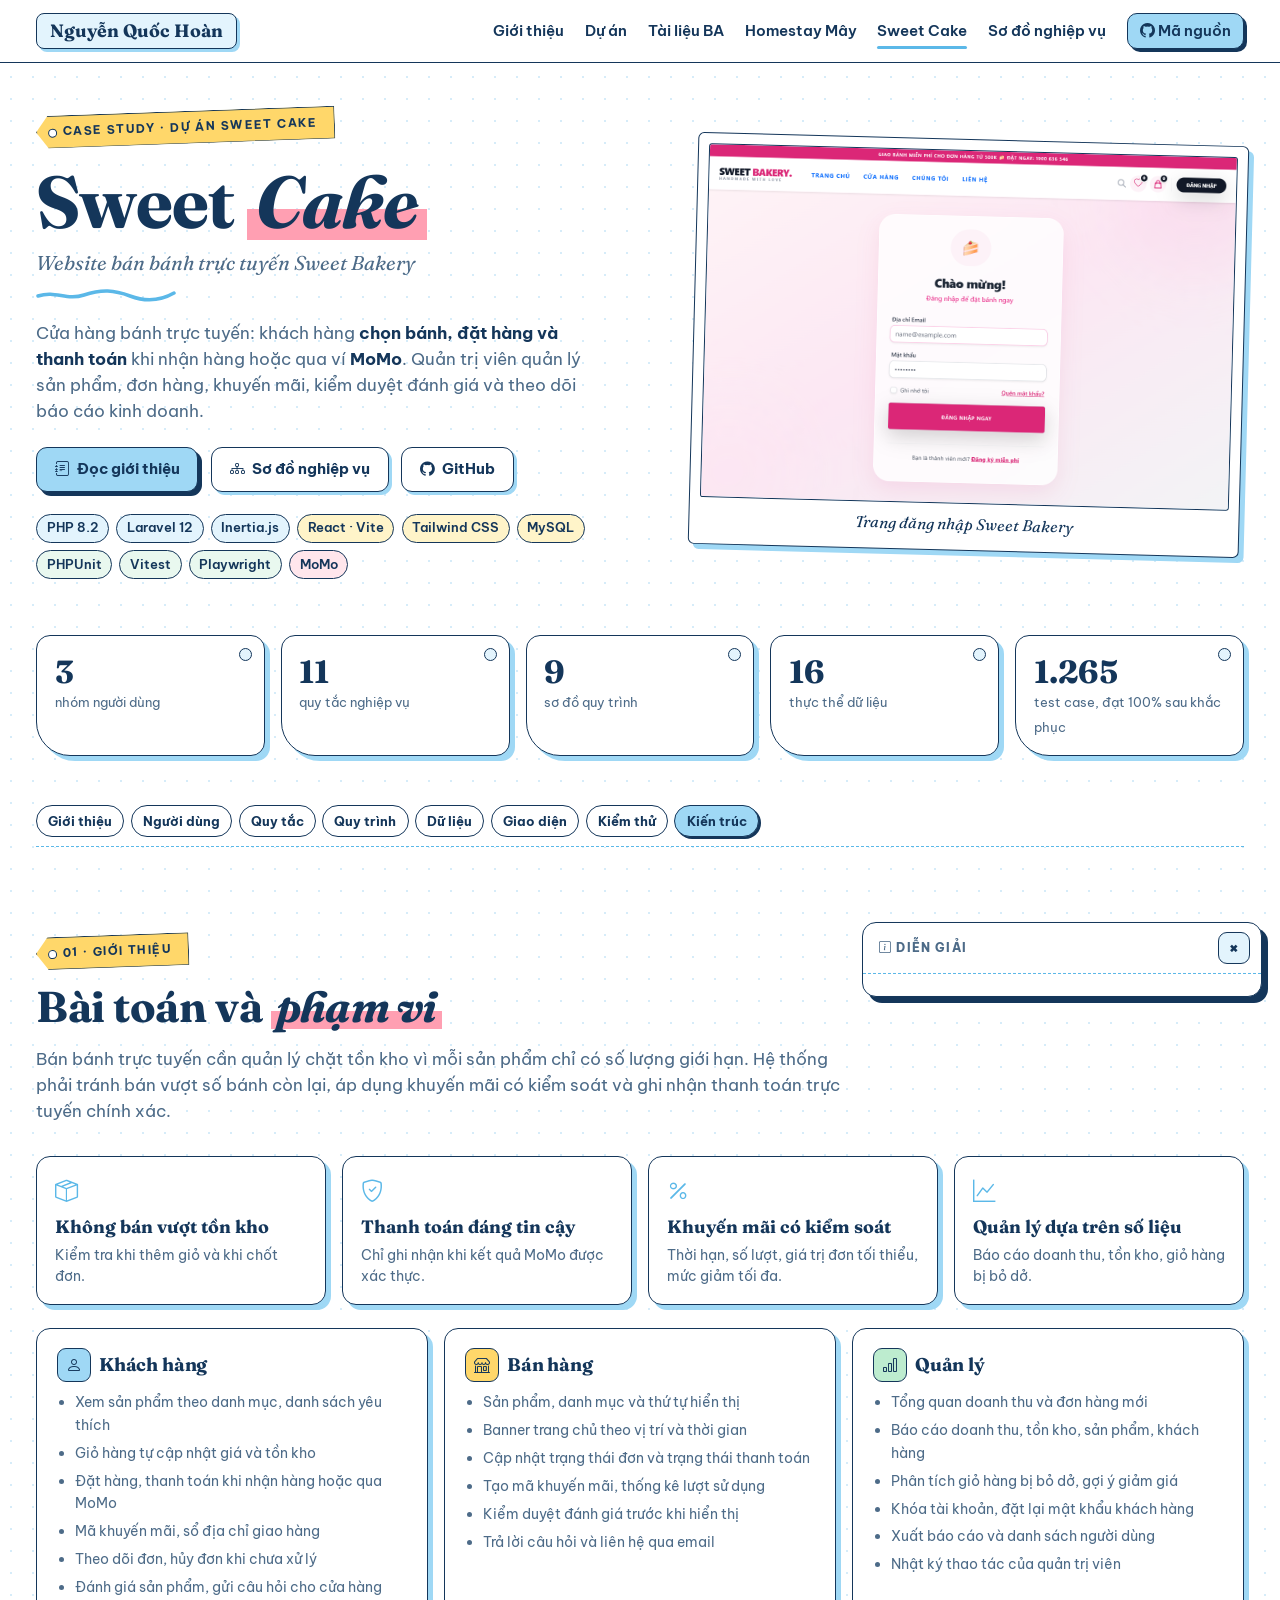
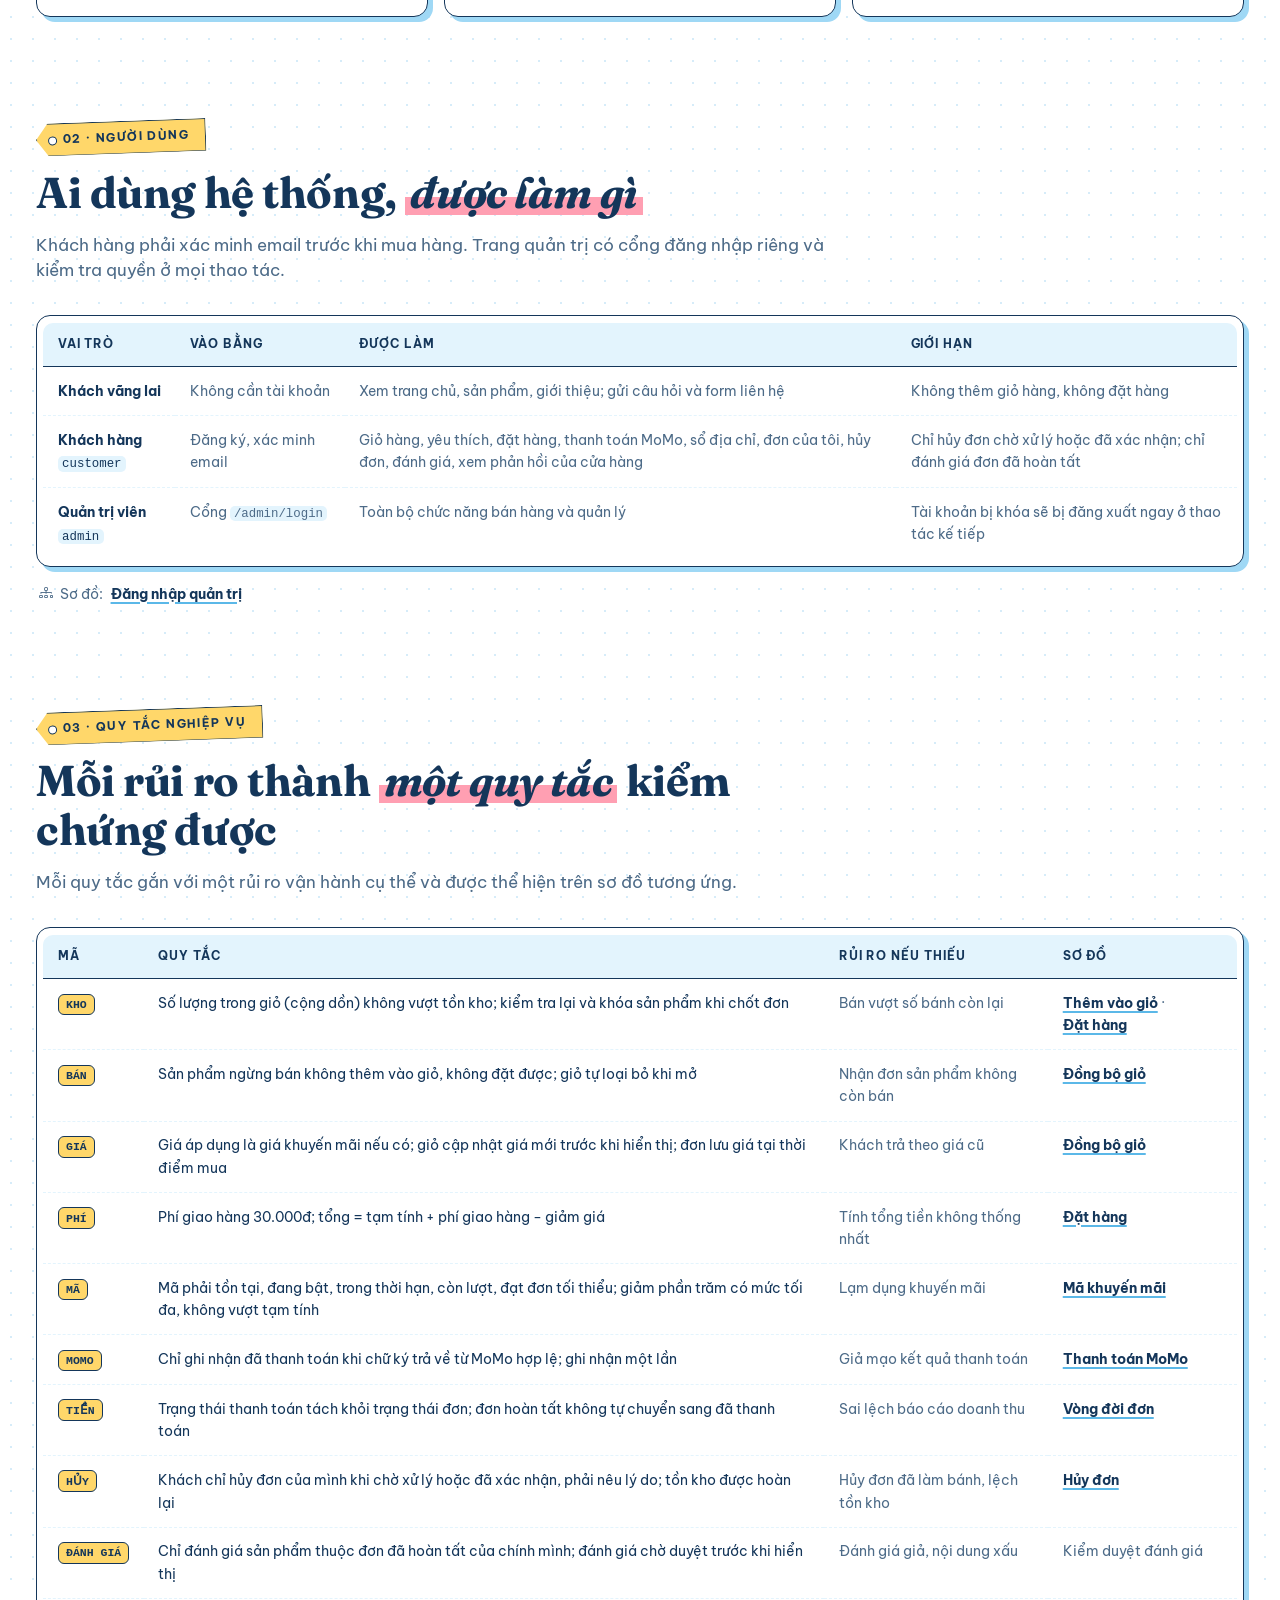
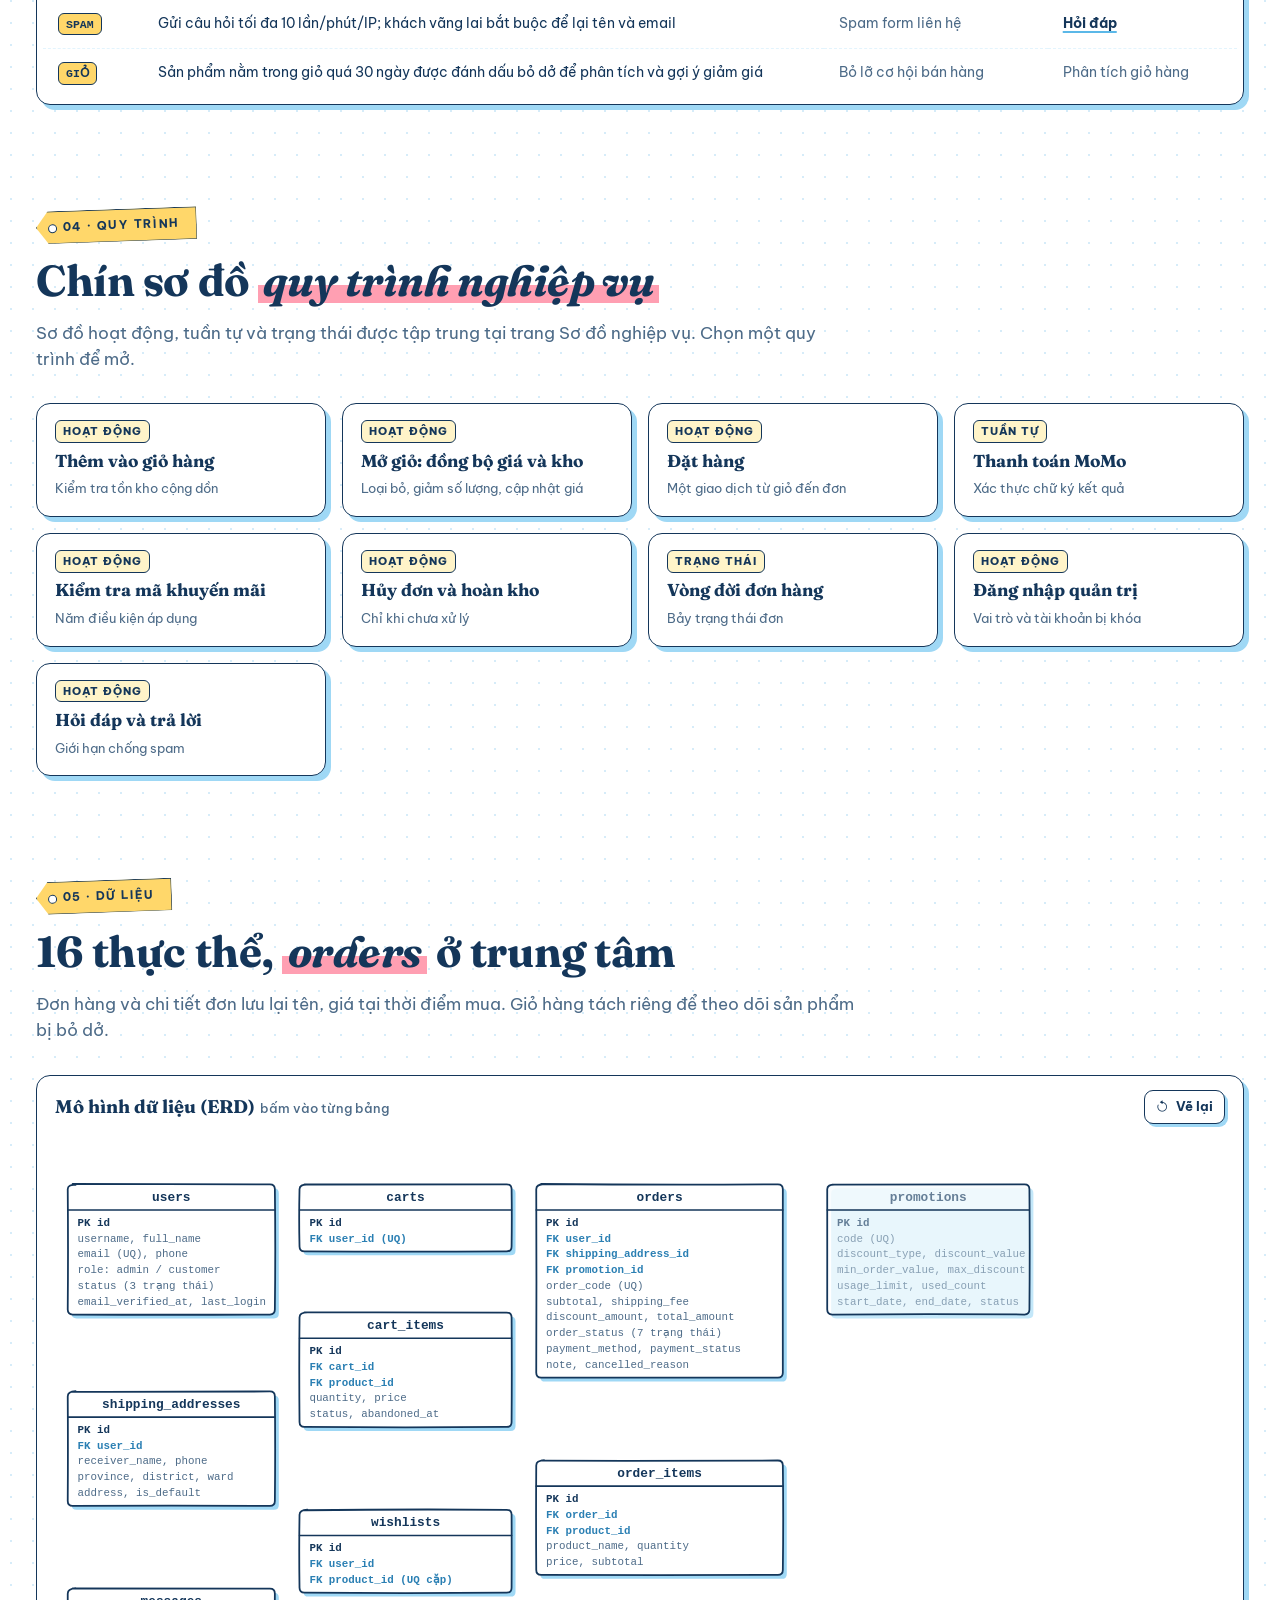
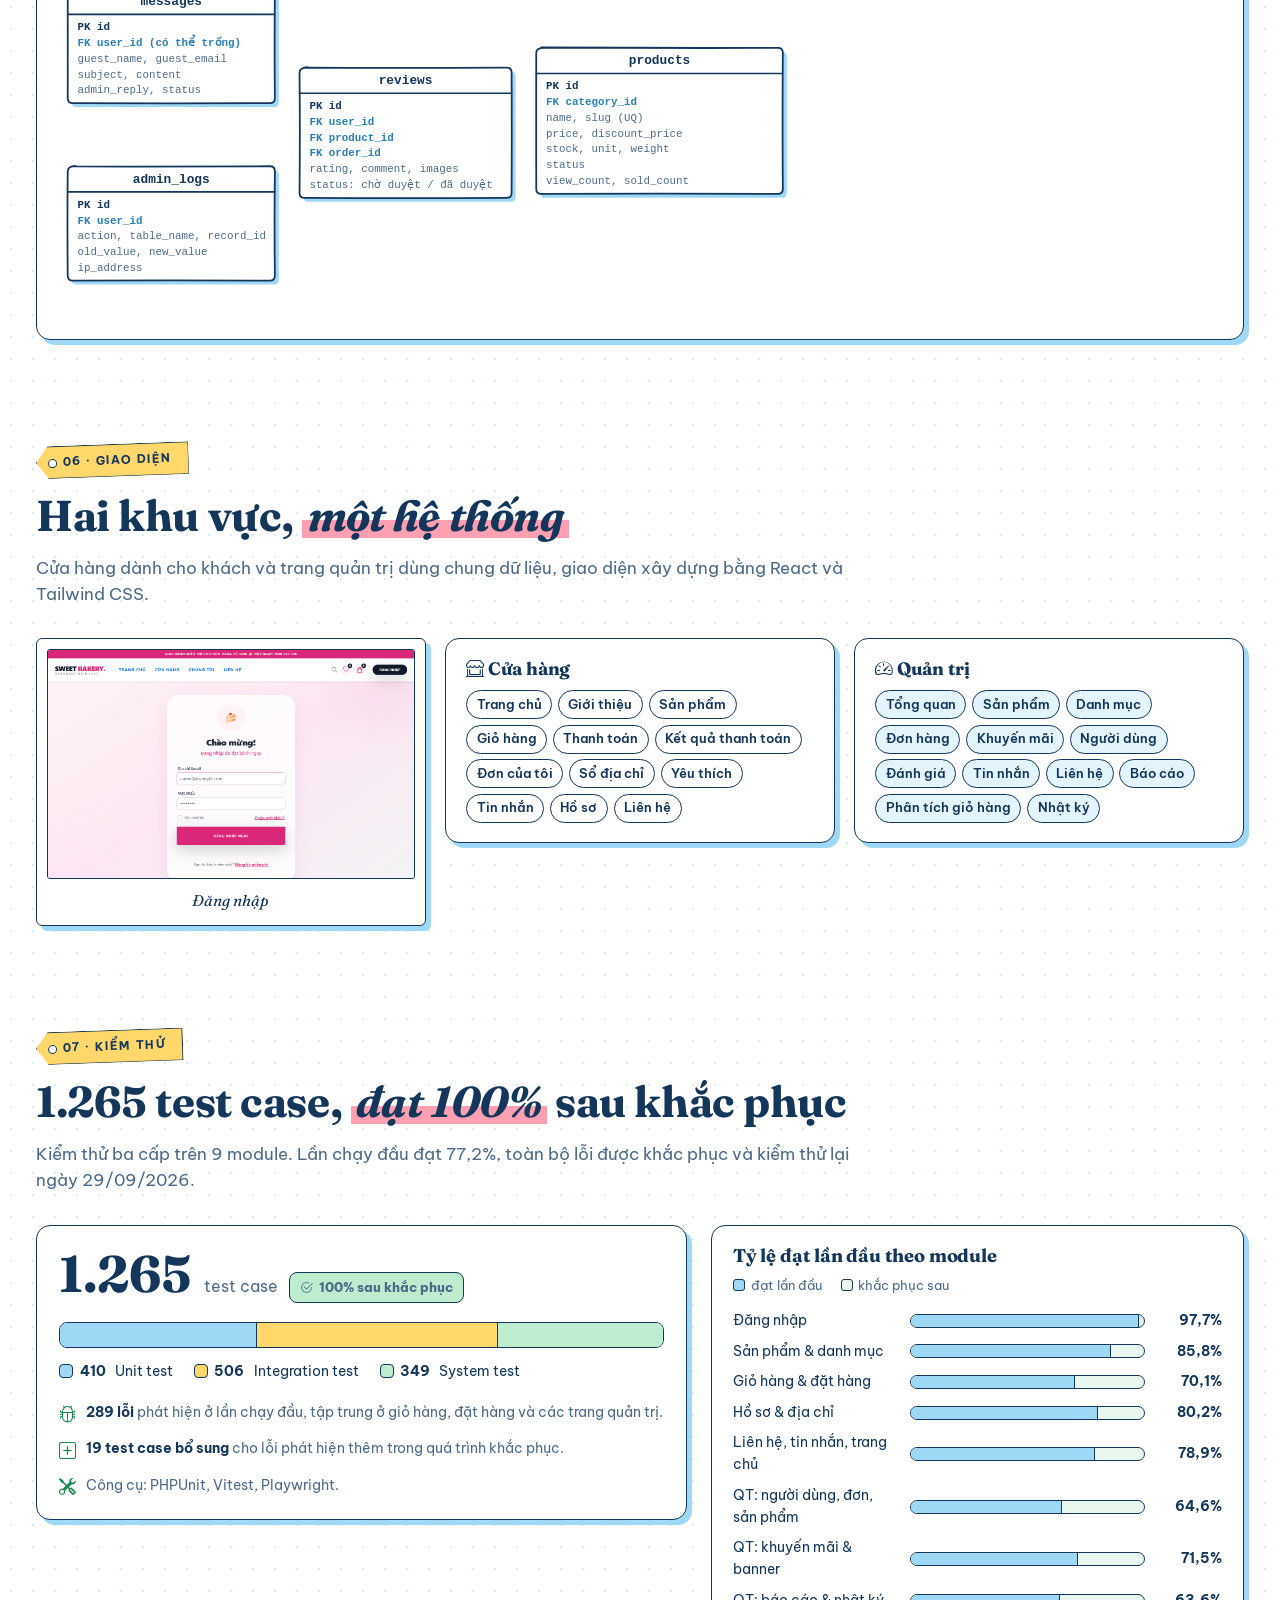
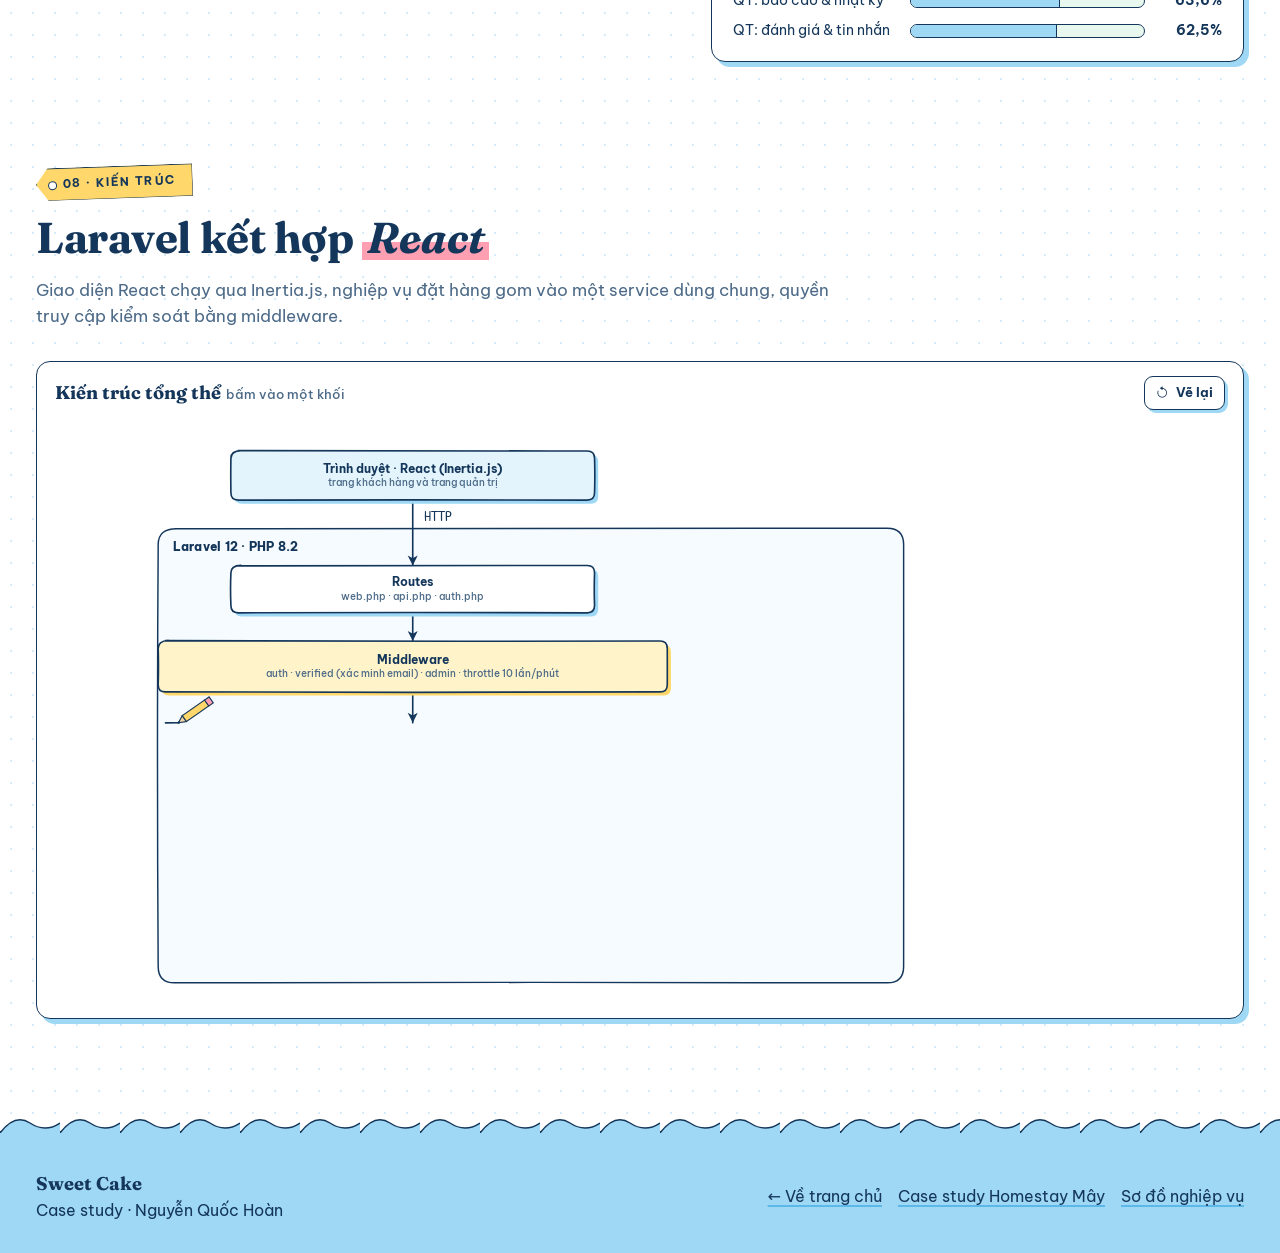
<file: sweet-cake.html>
<!DOCTYPE html>
<html lang="vi">
<head>
<meta charset="UTF-8">
<meta name="viewport" content="width=device-width, initial-scale=1">
<title>Sweet Cake · Case study</title>
<meta name="description" content="Website bán bánh: giỏ hàng, đặt hàng, thanh toán MoMo, khuyến mãi và kiểm thử.">
<meta property="og:type" content="website">
<meta property="og:title" content="Case study · Sweet Cake">
<meta property="og:description" content="Website bán bánh: giỏ hàng, đặt hàng, thanh toán MoMo, khuyến mãi và kiểm thử.">
<meta property="og:url" content="https://ngynquchn2511.github.io/sweet-cake.html">
<meta property="og:image" content="https://ngynquchn2511.github.io/assets/img/og-cover.png">
<meta property="og:image:width" content="1200">
<meta property="og:image:height" content="630">
<meta name="twitter:card" content="summary_large_image">
<link rel="preconnect" href="https://fonts.googleapis.com">
<link href="https://fonts.googleapis.com/css2?family=Fraunces:ital,opsz,wght@0,9..144,600;0,9..144,700;1,9..144,600;1,9..144,700&family=Be+Vietnam+Pro:wght@400;500;600;700;800&family=Patrick+Hand&display=swap" rel="stylesheet">
<link href="https://cdn.jsdelivr.net/npm/bootstrap-icons@1.11.3/font/bootstrap-icons.min.css" rel="stylesheet">
<link href="assets/css/site.css" rel="stylesheet">
<link href="assets/css/sketch.css" rel="stylesheet">
<style>
    /* ---------- Hero: tam buu thiep ---------- */
    .hero { padding: 3rem 0 1rem; display: grid; grid-template-columns: minmax(0, 1.05fr) minmax(0, .95fr); gap: 3rem; align-items: center; }
    @media (max-width: 920px) { .hero { grid-template-columns: 1fr; gap: 2rem; } }
    .hero h1 { font-size: clamp(2.6rem, 6.4vw, 4.6rem); margin: 1rem 0 .2rem; }
    .hero .sub { font-family: var(--display); font-style: italic; font-size: 1.25rem; color: var(--ink-soft); }
    .hero p.lead { font-size: 1.06rem; color: var(--ink-soft); margin: 1.1rem 0 1.4rem; max-width: 560px; }
    .hero p.lead b { color: var(--ink); }
    .hero .ctas { display: flex; flex-wrap: wrap; gap: .8rem; margin-bottom: 1.4rem; }
    .collage { position: relative; height: 470px; }
    .collage .polaroid { position: absolute; width: 64%; }
    .collage .p1 { left: 0; top: 10px; transform: rotate(-4deg); z-index: 1; }
    .collage .p2 { right: 0; top: 120px; transform: rotate(3deg); z-index: 2; }
    .collage .p3 { left: 14%; bottom: 0; transform: rotate(-1deg); z-index: 3; width: 58%; }
    .stamp { position: absolute; right: 6px; top: -10px; z-index: 4; width: 116px; height: 116px; border-radius: 50%; display: grid; place-items: center;
        text-align: center; padding: 16px; font-size: .64rem; font-weight: 800; letter-spacing: .14em; color: var(--baby-deep);
        border: 2.5px dashed var(--baby-deep); background: rgba(255,255,255,.85); transform: rotate(14deg); }
    @media (max-width: 560px) { .collage { height: 330px; } .stamp { width: 92px; height: 92px; font-size: .55rem; } }

    /* ---------- Diem ky thuat ---------- */
    .feats { display: grid; grid-template-columns: repeat(auto-fit, minmax(270px, 1fr)); gap: 1.2rem; }
    .feat { padding: 1.3rem 1.25rem 1.2rem; text-decoration: none; display: block; transition: transform .2s, box-shadow .2s; }
    .feat:hover { color: var(--ink); transform: translate(-3px, -3px); box-shadow: var(--pop-hover); }
    .feat .ic { width: 46px; height: 46px; display: grid; place-items: center; border-radius: 11px; font-size: 1.25rem; background: var(--baby); border: var(--line); margin-bottom: .8rem; }
    .feat:nth-child(3n+2) .ic { background: var(--sun); }
    .feat:nth-child(3n) .ic { background: var(--mint); }
    .feat h3 { font-size: 1.18rem; margin-bottom: .35rem; }
    .feat p { margin: 0; font-size: .9rem; color: var(--ink-soft); }
    .feat .more { display: inline-block; margin-top: .7rem; font-size: .8rem; font-weight: 700; color: var(--baby-deep); }

    /* ---------- Khung so do ---------- */
    .dg-card { padding: .7rem .7rem .9rem; }
    .dg-card .bar { display: flex; flex-wrap: wrap; align-items: center; justify-content: space-between; gap: .6rem; padding: .2rem .4rem .7rem; }
    .dg-card .bar .t { font-family: var(--display); font-weight: 700; font-size: 1.15rem; }
    .dg-card .bar .t small { font-family: 'Be Vietnam Pro', sans-serif; font-weight: 500; font-size: .8rem; color: var(--ink-soft); margin-left: .35rem; }
    .scroll-x { overflow-x: auto; }
    .scroll-x svg { display: block; width: 100%; min-width: 780px; height: auto; margin: 0 auto; }
    .scroll-x svg.narrow { max-width: 920px; }
    .scroll-x svg.mid { max-width: 1000px; }
    .click-hint { font-size: .82rem; color: var(--ink-soft); display: inline-flex; align-items: center; gap: .35rem; }

    /* The noi bat luong dat phong */
    .flow-cta { display: grid; grid-template-columns: minmax(0, 1fr) auto; gap: 1.4rem; align-items: center; padding: 1.5rem 1.6rem; margin-bottom: 1.6rem;
        background: linear-gradient(135deg, var(--baby-soft), #fff 60%); }
    @media (max-width: 760px) { .flow-cta { grid-template-columns: 1fr; } }
    .flow-cta h3 { font-size: 1.45rem; margin-bottom: .45rem; }
    .flow-cta p { margin: 0 0 .8rem; color: var(--ink-soft); }
    .flow-cta ol { margin: 0; padding-left: 1.2rem; color: var(--ink-soft); font-size: .92rem; }
    .flow-cta ol b { color: var(--ink); }

    /* ---------- Thu vien giao dien ---------- */
    .gallery { display: grid; grid-template-columns: repeat(auto-fill, minmax(260px, 1fr)); gap: 1.6rem 1.3rem; }
    .gallery .polaroid:nth-child(4n+1) { transform: rotate(-1.3deg); }
    .gallery .polaroid:nth-child(4n+3) { transform: rotate(1.2deg); }

    /* ---------- Kiem thu ---------- */
    .tests { display: grid; grid-template-columns: minmax(0, 1.1fr) minmax(0, .9fr); gap: 1.5rem; align-items: start; }
    @media (max-width: 900px) { .tests { grid-template-columns: 1fr; } }
    .meter { padding: 1.4rem 1.4rem 1.2rem; }
    .meter .big { display: flex; align-items: baseline; gap: .7rem; flex-wrap: wrap; }
    .meter .big b { font-family: var(--display); font-size: 3.2rem; line-height: 1; }
    .meter .big span { color: var(--ink-soft); }
    .ok-badge { display: inline-flex; align-items: center; gap: .35rem; font-weight: 800; font-size: .82rem; padding: .25rem .65rem; border: var(--line); border-radius: 8px; background: var(--mint); }
    .stack { display: flex; height: 26px; margin: 1.2rem 0 .8rem; border: var(--line); border-radius: 8px; overflow: hidden; }
    .stack i { display: block; height: 100%; width: 0; transition: width 1.1s cubic-bezier(.2, .8, .2, 1); }
    .stack i + i { border-left: 1.5px solid var(--ink); }
    .legend-row { display: flex; flex-wrap: wrap; gap: .5rem 1.3rem; font-size: .86rem; }
    .legend-row span { display: inline-flex; align-items: center; gap: .4rem; }
    .legend-row em { width: 14px; height: 14px; border: 1.5px solid var(--ink); border-radius: 4px; display: inline-block; }
    .test-list { padding: 1.2rem 1.3rem; }
    .test-list h3 { font-size: 1.15rem; margin-bottom: .6rem; }
    .test-list ul { list-style: none; margin: 0; padding: 0; display: grid; gap: .65rem; font-size: .9rem; }
    .test-list li { display: grid; grid-template-columns: auto 1fr; gap: .6rem; color: var(--ink-soft); }
    .test-list li b { color: var(--ink); }
    .test-list li i { color: var(--green); font-size: 1.05rem; }

    /* ---------- Trien khai: ve tau ---------- */
    .tickets { display: grid; grid-template-columns: repeat(auto-fit, minmax(250px, 1fr)); gap: 1.2rem; }
    .ticket { position: relative; padding: 1.2rem 1.25rem 1.15rem 1.4rem; }
    .ticket::before, .ticket::after { content: ''; position: absolute; left: -9px; width: 16px; height: 16px; border-radius: 50%; background: var(--paper); border: var(--line); }
    .ticket::before { top: 22px; } .ticket::after { bottom: 22px; }
    .ticket .no { font-family: var(--display); font-style: italic; color: var(--ink-soft); font-size: .9rem; }
    .ticket h3 { font-size: 1.15rem; margin: .2rem 0 .4rem; }
    .ticket p { margin: 0; font-size: .9rem; color: var(--ink-soft); }

    /* ---------- Muc luc bam theo ---------- */
    .toc { position: sticky; top: 62px; z-index: 40; display: flex; gap: .4rem; overflow-x: auto; padding: .55rem 0; margin-top: 2.5rem;
        background: var(--paper); border-bottom: 1.5px dashed var(--baby-deep); scrollbar-width: thin; }
    .toc a { flex: none; font-size: .82rem; font-weight: 700; text-decoration: none; padding: .32rem .7rem; border: 1.5px solid var(--ink); border-radius: 999px; background: var(--paper); }
    .toc a:hover { background: var(--baby-soft); }
    .toc a.on { background: var(--baby); box-shadow: 2px 2px 0 var(--ink); }
    html { scroll-padding-top: 120px; }
    /* ---------- Bang vai tro / quy tac ---------- */
    .tbl-wrap { padding: .4rem; overflow-x: auto; }
    .tbl { width: 100%; border-collapse: collapse; font-size: .9rem; min-width: 760px; }
    .tbl th { text-align: left; font-size: .72rem; letter-spacing: .08em; text-transform: uppercase; padding: .8rem .9rem; background: var(--baby-soft); border-bottom: var(--line); }
    .tbl th:first-child { border-top-left-radius: 10px; } .tbl th:last-child { border-top-right-radius: 10px; }
    .tbl td { padding: .8rem .9rem; vertical-align: top; border-bottom: 1.5px dashed var(--baby-soft); color: var(--ink-soft); }
    .tbl td b { color: var(--ink); }
    .tbl tr:last-child td { border-bottom: 0; }
    .tbl tbody tr:hover td { background: #fbfdff; }
    .tbl td:first-child { white-space: nowrap; color: var(--ink); }
    .tbl.rules td:nth-child(2) { color: var(--ink); }
    .tbl.rules td:last-child a { font-weight: 700; white-space: nowrap; }
    .br { display: inline-block; font: 800 .72rem var(--mono); padding: .2rem .45rem; border: 1.5px solid var(--ink); border-radius: 6px; background: var(--sun); }
    .br.alt { background: var(--baby-soft); }
    .see { font-size: .9rem; color: var(--ink-soft); margin: 1rem .2rem 0; display: flex; gap: .45rem; align-items: center; flex-wrap: wrap; }
    .see a { font-weight: 700; }

    /* ---------- Gioi thieu du an ---------- */
    .goals { display: grid; grid-template-columns: repeat(auto-fit, minmax(220px, 1fr)); gap: 1rem; margin-bottom: 1.4rem; }
    .goal { padding: 1.1rem 1.1rem 1rem; display: grid; gap: .25rem; }
    .goal i { font-size: 1.4rem; color: var(--baby-deep); }
    .goal b { font-family: var(--display); font-size: 1.12rem; }
    .goal span { font-size: .88rem; color: var(--ink-soft); }
    .scope { display: grid; grid-template-columns: repeat(auto-fit, minmax(260px, 1fr)); gap: 1rem; }
    .scope-col { padding: 1.2rem 1.25rem 1.1rem; }
    .scope-col h3 { font-size: 1.15rem; display: flex; align-items: center; gap: .5rem; margin-bottom: .6rem; }
    .scope-col h3 i { width: 34px; height: 34px; display: grid; place-items: center; border: var(--line); border-radius: 9px; background: var(--baby); font-size: 1rem; }
    .scope-col:nth-child(2) h3 i { background: var(--sun); }
    .scope-col:nth-child(3) h3 i { background: var(--mint); }
    .scope-col ul { margin: 0; padding-left: 1.1rem; color: var(--ink-soft); font-size: .9rem; display: grid; gap: .35rem; }
    /* ---------- The quy trinh ---------- */
    .flowcards { display: grid; grid-template-columns: repeat(auto-fill, minmax(250px, 1fr)); gap: 1rem; }
    .fc { padding: 1rem 1.1rem; text-decoration: none; display: grid; gap: .3rem; transition: transform .15s, box-shadow .15s; }
    .fc:hover { color: var(--ink); transform: translate(-3px, -3px); box-shadow: var(--pop-hover); }
    .fc .k { justify-self: start; font-size: .68rem; font-weight: 800; letter-spacing: .08em; text-transform: uppercase; padding: .12rem .45rem; border: 1.5px solid var(--ink); border-radius: 6px; background: var(--sun-soft); }
    .fc b { font-family: var(--display); font-size: 1.08rem; }
    .fc small { color: var(--ink-soft); }

    /* ---------- Rieng Sweet Cake ---------- */
    .hl.rose { background: linear-gradient(transparent 58%, var(--rose) 58%, var(--rose) 92%, transparent 92%); }
    .mods { display: grid; gap: .55rem; }
    .mod { display: grid; grid-template-columns: minmax(0, 1.4fr) minmax(0, 2fr) 64px; gap: .8rem; align-items: center; font-size: .88rem; }
    .mod .bar { height: 14px; border: 1.5px solid var(--ink); border-radius: 7px; background: var(--mint-soft); overflow: hidden; position: relative; }
    .mod .bar i { position: absolute; left: 0; top: 0; bottom: 0; background: var(--baby); border-right: 1.5px solid var(--ink); }
    .mod b { text-align: right; font-variant-numeric: tabular-nums; }
    .mod-legend { display: flex; flex-wrap: wrap; gap: .4rem 1.2rem; font-size: .8rem; color: var(--ink-soft); margin: .2rem 0 .9rem; }
    .mod-legend em { display: inline-block; width: 12px; height: 12px; border: 1.5px solid var(--ink); border-radius: 3px; vertical-align: -1px; margin-right: .35rem; }
    .screens { display: grid; grid-template-columns: minmax(0, 1fr) minmax(0, 1fr) minmax(0, 1fr); gap: 1.2rem; align-items: start; }
    @media (max-width: 900px) { .screens { grid-template-columns: 1fr; } }
    .screen-list { padding: 1.2rem 1.25rem; }
    .screen-list h3 { font-size: 1.12rem; margin-bottom: .7rem; }
    .screen-list .chips { gap: .35rem; }
</style>
</head>
<body>

<header class="top">
    <div class="wrap">
        <a class="brand" href="index.html">Nguyễn Quốc Hoàn</a>
        <button class="btn sm menu-btn" aria-label="Mở menu" onclick="document.querySelector('.nav').classList.toggle('open')"><i class="bi bi-list"></i></button>
        <nav class="nav">
            <a href="index.html">Giới thiệu</a>
            <a href="index.html#du-an">Dự án</a>
            <a href="tai-lieu-phan-tich.html">Tài liệu BA</a>
            <a href="homestay-may.html">Homestay Mây</a>
            <a href="sweet-cake.html" class="on">Sweet Cake</a>
            <a href="so-do/luong-dat-phong.html">Sơ đồ nghiệp vụ</a>
            <a class="gh" href="https://github.com/ngynquchn2511/Sweet_Cake" target="_blank" rel="noopener"><i class="bi bi-github"></i> Mã nguồn</a>
        </nav>
    </div>
</header>

<main>
<div class="wrap">
    <!-- ================= HERO ================= -->
    <section class="hero">
        <div>
            <span class="eyebrow">Case study · Dự án Sweet Cake</span>
            <h1>Sweet <span class="hl rose">Cake</span></h1>
            <div class="sub">Website bán bánh trực tuyến Sweet Bakery</div>
            <div class="divider"></div>
            <p class="lead">
                Cửa hàng bánh trực tuyến: khách hàng <b>chọn bánh, đặt hàng và thanh toán</b> khi nhận hàng hoặc qua ví <b>MoMo</b>.
                Quản trị viên quản lý sản phẩm, đơn hàng, khuyến mãi, kiểm duyệt đánh giá và theo dõi báo cáo kinh doanh.
            </p>
            <div class="ctas">
                <a class="btn primary" href="#gioi-thieu"><i class="bi bi-journal-text"></i>Đọc giới thiệu</a>
                <a class="btn" href="so-do/luong-dat-phong.html#sc-dat-hang"><i class="bi bi-diagram-3"></i>Sơ đồ nghiệp vụ</a>
                <a class="btn" href="https://github.com/ngynquchn2511/Sweet_Cake" target="_blank" rel="noopener"><i class="bi bi-github"></i>GitHub</a>
            </div>
            <div class="chips">
                <span class="chip b">PHP 8.2</span><span class="chip b">Laravel 12</span><span class="chip b">Inertia.js</span>
                <span class="chip y">React · Vite</span><span class="chip y">Tailwind CSS</span><span class="chip y">MySQL</span>
                <span class="chip g">PHPUnit</span><span class="chip g">Vitest</span><span class="chip g">Playwright</span><span class="chip r">MoMo</span>
            </div>
        </div>
        <div>
            <a class="polaroid" href="assets/img/sc/dang-nhap.png" data-lb style="transform:rotate(1.5deg)"><img src="assets/img/sc/dang-nhap.png" alt="Trang đăng nhập Sweet Bakery" style="aspect-ratio:16/10.7"><div class="cap">Trang đăng nhập Sweet Bakery</div></a>
        </div>
    </section>

    <section style="padding-top:2.5rem">
        <div class="keys reveal">
            <div class="key"><b>3</b><span>nhóm người dùng</span></div>
            <div class="key"><b>11</b><span>quy tắc nghiệp vụ</span></div>
            <div class="key"><b>9</b><span>sơ đồ quy trình</span></div>
            <div class="key"><b>16</b><span>thực thể dữ liệu</span></div>
            <div class="key"><b>1.265</b><span>test case, đạt 100% sau khắc phục</span></div>
        </div>
    </section>

    <nav class="toc" aria-label="Mục lục case study">
        <a href="#gioi-thieu">Giới thiệu</a><a href="#nguoi-dung">Người dùng</a><a href="#quy-tac">Quy tắc</a><a href="#quy-trinh">Quy trình</a>
        <a href="#du-lieu">Dữ liệu</a><a href="#giao-dien">Giao diện</a><a href="#kiem-thu">Kiểm thử</a><a href="#kien-truc">Kiến trúc</a>
    </nav>

    <!-- ================= 01. GIOI THIEU ================= -->
    <section class="block" id="gioi-thieu">
        <div class="sec-head reveal">
            <span class="eyebrow">01 · Giới thiệu</span>
            <h2>Bài toán và <span class="hl rose">phạm vi</span></h2>
            <p>Bán bánh trực tuyến cần quản lý chặt tồn kho vì mỗi sản phẩm chỉ có số lượng giới hạn. Hệ thống phải tránh bán vượt số bánh còn lại, áp dụng khuyến mãi có kiểm soát và ghi nhận thanh toán trực tuyến chính xác.</p>
        </div>
        <div class="goals reveal">
            <div class="card goal"><i class="bi bi-box-seam"></i><b>Không bán vượt tồn kho</b><span>Kiểm tra khi thêm giỏ và khi chốt đơn.</span></div>
            <div class="card goal"><i class="bi bi-shield-check"></i><b>Thanh toán đáng tin cậy</b><span>Chỉ ghi nhận khi kết quả MoMo được xác thực.</span></div>
            <div class="card goal"><i class="bi bi-percent"></i><b>Khuyến mãi có kiểm soát</b><span>Thời hạn, số lượt, giá trị đơn tối thiểu, mức giảm tối đa.</span></div>
            <div class="card goal"><i class="bi bi-graph-up"></i><b>Quản lý dựa trên số liệu</b><span>Báo cáo doanh thu, tồn kho, giỏ hàng bị bỏ dở.</span></div>
        </div>
        <div class="scope">
            <div class="card scope-col reveal">
                <h3><i class="bi bi-person"></i>Khách hàng</h3>
                <ul>
                    <li>Xem sản phẩm theo danh mục, danh sách yêu thích</li>
                    <li>Giỏ hàng tự cập nhật giá và tồn kho</li>
                    <li>Đặt hàng, thanh toán khi nhận hàng hoặc qua MoMo</li>
                    <li>Mã khuyến mãi, sổ địa chỉ giao hàng</li>
                    <li>Theo dõi đơn, hủy đơn khi chưa xử lý</li>
                    <li>Đánh giá sản phẩm, gửi câu hỏi cho cửa hàng</li>
                </ul>
            </div>
            <div class="card scope-col reveal">
                <h3><i class="bi bi-shop"></i>Bán hàng</h3>
                <ul>
                    <li>Sản phẩm, danh mục và thứ tự hiển thị</li>
                    <li>Banner trang chủ theo vị trí và thời gian</li>
                    <li>Cập nhật trạng thái đơn và trạng thái thanh toán</li>
                    <li>Tạo mã khuyến mãi, thống kê lượt sử dụng</li>
                    <li>Kiểm duyệt đánh giá trước khi hiển thị</li>
                    <li>Trả lời câu hỏi và liên hệ qua email</li>
                </ul>
            </div>
            <div class="card scope-col reveal">
                <h3><i class="bi bi-bar-chart"></i>Quản lý</h3>
                <ul>
                    <li>Tổng quan doanh thu và đơn hàng mới</li>
                    <li>Báo cáo doanh thu, tồn kho, sản phẩm, khách hàng</li>
                    <li>Phân tích giỏ hàng bị bỏ dở, gợi ý giảm giá</li>
                    <li>Khóa tài khoản, đặt lại mật khẩu khách hàng</li>
                    <li>Xuất báo cáo và danh sách người dùng</li>
                    <li>Nhật ký thao tác của quản trị viên</li>
                </ul>
            </div>
        </div>
    </section>

    <!-- ================= 02. NGUOI DUNG ================= -->
    <section class="block" id="nguoi-dung">
        <div class="sec-head reveal">
            <span class="eyebrow">02 · Người dùng</span>
            <h2>Ai dùng hệ thống, <span class="hl rose">được làm gì</span></h2>
            <p>Khách hàng phải xác minh email trước khi mua hàng. Trang quản trị có cổng đăng nhập riêng và kiểm tra quyền ở mọi thao tác.</p>
        </div>
        <div class="card tbl-wrap reveal">
            <table class="tbl">
                <thead><tr><th>Vai trò</th><th>Vào bằng</th><th>Được làm</th><th>Giới hạn</th></tr></thead>
                <tbody>
                    <tr><td><b>Khách vãng lai</b></td><td>Không cần tài khoản</td><td>Xem trang chủ, sản phẩm, giới thiệu; gửi câu hỏi và form liên hệ</td><td>Không thêm giỏ hàng, không đặt hàng</td></tr>
                    <tr><td><b>Khách hàng</b><br><code>customer</code></td><td>Đăng ký, xác minh email</td><td>Giỏ hàng, yêu thích, đặt hàng, thanh toán MoMo, sổ địa chỉ, đơn của tôi, hủy đơn, đánh giá, xem phản hồi của cửa hàng</td><td>Chỉ hủy đơn chờ xử lý hoặc đã xác nhận; chỉ đánh giá đơn đã hoàn tất</td></tr>
                    <tr><td><b>Quản trị viên</b><br><code>admin</code></td><td>Cổng <code>/admin/login</code></td><td>Toàn bộ chức năng bán hàng và quản lý</td><td>Tài khoản bị khóa sẽ bị đăng xuất ngay ở thao tác kế tiếp</td></tr>
                </tbody>
            </table>
        </div>
        <p class="see"><i class="bi bi-diagram-3"></i>Sơ đồ: <a href="so-do/luong-dat-phong.html#sc-admin">Đăng nhập quản trị</a></p>
    </section>

    <!-- ================= 03. QUY TAC ================= -->
    <section class="block" id="quy-tac">
        <div class="sec-head reveal">
            <span class="eyebrow">03 · Quy tắc nghiệp vụ</span>
            <h2>Mỗi rủi ro thành <span class="hl rose">một quy tắc</span> kiểm chứng được</h2>
            <p>Mỗi quy tắc gắn với một rủi ro vận hành cụ thể và được thể hiện trên sơ đồ tương ứng.</p>
        </div>
        <div class="card tbl-wrap reveal">
            <table class="tbl rules">
                <thead><tr><th>Mã</th><th>Quy tắc</th><th>Rủi ro nếu thiếu</th><th>Sơ đồ</th></tr></thead>
                <tbody>
                    <tr><td><span class="br">KHO</span></td><td>Số lượng trong giỏ (cộng dồn) không vượt tồn kho; kiểm tra lại và khóa sản phẩm khi chốt đơn</td><td>Bán vượt số bánh còn lại</td><td><a href="so-do/luong-dat-phong.html#sc-gio-hang">Thêm vào giỏ</a> · <a href="so-do/luong-dat-phong.html#sc-dat-hang">Đặt hàng</a></td></tr>
                    <tr><td><span class="br">BÁN</span></td><td>Sản phẩm ngừng bán không thêm vào giỏ, không đặt được; giỏ tự loại bỏ khi mở</td><td>Nhận đơn sản phẩm không còn bán</td><td><a href="so-do/luong-dat-phong.html#sc-dong-bo">Đồng bộ giỏ</a></td></tr>
                    <tr><td><span class="br">GIÁ</span></td><td>Giá áp dụng là giá khuyến mãi nếu có; giỏ cập nhật giá mới trước khi hiển thị; đơn lưu giá tại thời điểm mua</td><td>Khách trả theo giá cũ</td><td><a href="so-do/luong-dat-phong.html#sc-dong-bo">Đồng bộ giỏ</a></td></tr>
                    <tr><td><span class="br">PHÍ</span></td><td>Phí giao hàng 30.000đ; tổng = tạm tính + phí giao hàng − giảm giá</td><td>Tính tổng tiền không thống nhất</td><td><a href="so-do/luong-dat-phong.html#sc-dat-hang">Đặt hàng</a></td></tr>
                    <tr><td><span class="br">MÃ</span></td><td>Mã phải tồn tại, đang bật, trong thời hạn, còn lượt, đạt đơn tối thiểu; giảm phần trăm có mức tối đa, không vượt tạm tính</td><td>Lạm dụng khuyến mãi</td><td><a href="so-do/luong-dat-phong.html#sc-khuyen-mai">Mã khuyến mãi</a></td></tr>
                    <tr><td><span class="br">MOMO</span></td><td>Chỉ ghi nhận đã thanh toán khi chữ ký trả về từ MoMo hợp lệ; ghi nhận một lần</td><td>Giả mạo kết quả thanh toán</td><td><a href="so-do/luong-dat-phong.html#sc-momo">Thanh toán MoMo</a></td></tr>
                    <tr><td><span class="br">TIỀN</span></td><td>Trạng thái thanh toán tách khỏi trạng thái đơn; đơn hoàn tất không tự chuyển sang đã thanh toán</td><td>Sai lệch báo cáo doanh thu</td><td><a href="so-do/luong-dat-phong.html#sc-vong-doi">Vòng đời đơn</a></td></tr>
                    <tr><td><span class="br">HỦY</span></td><td>Khách chỉ hủy đơn của mình khi chờ xử lý hoặc đã xác nhận, phải nêu lý do; tồn kho được hoàn lại</td><td>Hủy đơn đã làm bánh, lệch tồn kho</td><td><a href="so-do/luong-dat-phong.html#sc-huy-don">Hủy đơn</a></td></tr>
                    <tr><td><span class="br">ĐÁNH GIÁ</span></td><td>Chỉ đánh giá sản phẩm thuộc đơn đã hoàn tất của chính mình; đánh giá chờ duyệt trước khi hiển thị</td><td>Đánh giá giả, nội dung xấu</td><td>Kiểm duyệt đánh giá</td></tr>
                    <tr><td><span class="br">SPAM</span></td><td>Gửi câu hỏi tối đa 10 lần/phút/IP; khách vãng lai bắt buộc để lại tên và email</td><td>Spam form liên hệ</td><td><a href="so-do/luong-dat-phong.html#sc-tin-nhan">Hỏi đáp</a></td></tr>
                    <tr><td><span class="br">GIỎ</span></td><td>Sản phẩm nằm trong giỏ quá 30 ngày được đánh dấu bỏ dở để phân tích và gợi ý giảm giá</td><td>Bỏ lỡ cơ hội bán hàng</td><td>Phân tích giỏ hàng</td></tr>
                </tbody>
            </table>
        </div>
    </section>

    <!-- ================= 04. QUY TRINH ================= -->
    <section class="block" id="quy-trinh">
        <div class="sec-head reveal">
            <span class="eyebrow">04 · Quy trình</span>
            <h2>Chín sơ đồ <span class="hl rose">quy trình nghiệp vụ</span></h2>
            <p>Sơ đồ hoạt động, tuần tự và trạng thái được tập trung tại trang Sơ đồ nghiệp vụ. Chọn một quy trình để mở.</p>
        </div>
        <div class="flowcards">
            <a class="card fc reveal" href="so-do/luong-dat-phong.html#sc-gio-hang"><span class="k">Hoạt động</span><b>Thêm vào giỏ hàng</b><small>Kiểm tra tồn kho cộng dồn</small></a>
            <a class="card fc reveal" href="so-do/luong-dat-phong.html#sc-dong-bo"><span class="k">Hoạt động</span><b>Mở giỏ: đồng bộ giá và kho</b><small>Loại bỏ, giảm số lượng, cập nhật giá</small></a>
            <a class="card fc reveal" href="so-do/luong-dat-phong.html#sc-dat-hang"><span class="k">Hoạt động</span><b>Đặt hàng</b><small>Một giao dịch từ giỏ đến đơn</small></a>
            <a class="card fc reveal" href="so-do/luong-dat-phong.html#sc-momo"><span class="k">Tuần tự</span><b>Thanh toán MoMo</b><small>Xác thực chữ ký kết quả</small></a>
            <a class="card fc reveal" href="so-do/luong-dat-phong.html#sc-khuyen-mai"><span class="k">Hoạt động</span><b>Kiểm tra mã khuyến mãi</b><small>Năm điều kiện áp dụng</small></a>
            <a class="card fc reveal" href="so-do/luong-dat-phong.html#sc-huy-don"><span class="k">Hoạt động</span><b>Hủy đơn và hoàn kho</b><small>Chỉ khi chưa xử lý</small></a>
            <a class="card fc reveal" href="so-do/luong-dat-phong.html#sc-vong-doi"><span class="k">Trạng thái</span><b>Vòng đời đơn hàng</b><small>Bảy trạng thái đơn</small></a>
            <a class="card fc reveal" href="so-do/luong-dat-phong.html#sc-admin"><span class="k">Hoạt động</span><b>Đăng nhập quản trị</b><small>Vai trò và tài khoản bị khóa</small></a>
            <a class="card fc reveal" href="so-do/luong-dat-phong.html#sc-tin-nhan"><span class="k">Hoạt động</span><b>Hỏi đáp và trả lời</b><small>Giới hạn chống spam</small></a>
        </div>
    </section>

    <!-- ================= 05. DU LIEU ================= -->
    <section class="block" id="du-lieu">
        <div class="sec-head reveal">
            <span class="eyebrow">05 · Dữ liệu</span>
            <h2>16 thực thể, <span class="hl rose">orders</span> ở trung tâm</h2>
            <p>Đơn hàng và chi tiết đơn lưu lại tên, giá tại thời điểm mua. Giỏ hàng tách riêng để theo dõi sản phẩm bị bỏ dở.</p>
        </div>
        <div class="card dg-card">
            <div class="bar"><span class="t">Mô hình dữ liệu (ERD)<small>bấm vào từng bảng</small></span><button class="btn sm" data-replay="sc-erd"><i class="bi bi-arrow-counterclockwise"></i>Vẽ lại</button></div>
            <div class="scroll-x"><svg id="sc-erd" role="img" aria-label="Mô hình dữ liệu Sweet Cake"></svg></div>
        </div>
    </section>

    <!-- ================= 06. GIAO DIEN ================= -->
    <section class="block" id="giao-dien">
        <div class="sec-head reveal">
            <span class="eyebrow">06 · Giao diện</span>
            <h2>Hai khu vực, <span class="hl rose">một hệ thống</span></h2>
            <p>Cửa hàng dành cho khách và trang quản trị dùng chung dữ liệu, giao diện xây dựng bằng React và Tailwind CSS.</p>
        </div>
        <div class="screens">
            <a class="polaroid reveal" href="assets/img/sc/dang-nhap.png" data-lb><img loading="lazy" src="assets/img/sc/dang-nhap.png" alt="Trang đăng nhập"><div class="cap">Đăng nhập</div></a>
            <div class="card screen-list reveal">
                <h3><i class="bi bi-shop-window"></i> Cửa hàng</h3>
                <div class="chips"><span class="chip">Trang chủ</span><span class="chip">Giới thiệu</span><span class="chip">Sản phẩm</span><span class="chip">Giỏ hàng</span><span class="chip">Thanh toán</span><span class="chip">Kết quả thanh toán</span><span class="chip">Đơn của tôi</span><span class="chip">Sổ địa chỉ</span><span class="chip">Yêu thích</span><span class="chip">Tin nhắn</span><span class="chip">Hồ sơ</span><span class="chip">Liên hệ</span></div>
            </div>
            <div class="card screen-list reveal">
                <h3><i class="bi bi-speedometer2"></i> Quản trị</h3>
                <div class="chips"><span class="chip b">Tổng quan</span><span class="chip b">Sản phẩm</span><span class="chip b">Danh mục</span><span class="chip b">Đơn hàng</span><span class="chip b">Khuyến mãi</span><span class="chip b">Người dùng</span><span class="chip b">Đánh giá</span><span class="chip b">Tin nhắn</span><span class="chip b">Liên hệ</span><span class="chip b">Báo cáo</span><span class="chip b">Phân tích giỏ hàng</span><span class="chip b">Nhật ký</span></div>
            </div>
        </div>
    </section>

    <!-- ================= 07. KIEM THU ================= -->
    <section class="block" id="kiem-thu">
        <div class="sec-head reveal">
            <span class="eyebrow">07 · Kiểm thử</span>
            <h2>1.265 test case, <span class="hl rose">đạt 100%</span> sau khắc phục</h2>
            <p>Kiểm thử ba cấp trên 9 module. Lần chạy đầu đạt 77,2%, toàn bộ lỗi được khắc phục và kiểm thử lại ngày 29/09/2026.</p>
        </div>
        <div class="tests">
            <div class="card meter reveal">
                <div class="big"><b>1.265</b><span>test case</span><span class="ok-badge"><i class="bi bi-check2-circle"></i>100% sau khắc phục</span></div>
                <div class="stack" id="stack">
                    <i style="background:var(--baby)" data-w="32.4" title="Unit test: 410"></i>
                    <i style="background:var(--sun)" data-w="40.0" title="Integration test: 506"></i>
                    <i style="background:var(--mint)" data-w="27.6" title="System test: 349"></i>
                </div>
                <div class="legend-row">
                    <span><em style="background:var(--baby)"></em><b>410</b>&nbsp;Unit test</span>
                    <span><em style="background:var(--sun)"></em><b>506</b>&nbsp;Integration test</span>
                    <span><em style="background:var(--mint)"></em><b>349</b>&nbsp;System test</span>
                </div>
                <div class="test-list" style="padding:1.2rem 0 0">
                    <ul>
                        <li><i class="bi bi-bug"></i><span><b>289 lỗi</b> phát hiện ở lần chạy đầu, tập trung ở giỏ hàng, đặt hàng và các trang quản trị.</span></li>
                        <li><i class="bi bi-plus-square"></i><span><b>19 test case bổ sung</b> cho lỗi phát hiện thêm trong quá trình khắc phục.</span></li>
                        <li><i class="bi bi-tools"></i><span>Công cụ: PHPUnit, Vitest, Playwright.</span></li>
                    </ul>
                </div>
            </div>
            <div class="card test-list reveal">
                <h3>Tỷ lệ đạt lần đầu theo module</h3>
                <div class="mod-legend"><span><em style="background:var(--baby)"></em>đạt lần đầu</span><span><em style="background:var(--mint-soft)"></em>khắc phục sau</span></div>
                <div class="mods" id="mods"></div>
            </div>
        </div>
    </section>

    <!-- ================= 08. KIEN TRUC ================= -->
    <section class="block" id="kien-truc">
        <div class="sec-head reveal">
            <span class="eyebrow">08 · Kiến trúc</span>
            <h2>Laravel kết hợp <span class="hl rose">React</span></h2>
            <p>Giao diện React chạy qua Inertia.js, nghiệp vụ đặt hàng gom vào một service dùng chung, quyền truy cập kiểm soát bằng middleware.</p>
        </div>
        <div class="card dg-card">
            <div class="bar"><span class="t">Kiến trúc tổng thể<small>bấm vào một khối</small></span><button class="btn sm" data-replay="sc-arch"><i class="bi bi-arrow-counterclockwise"></i>Vẽ lại</button></div>
            <div class="scroll-x"><svg id="sc-arch" class="mid" role="img" aria-label="Kiến trúc Sweet Cake"></svg></div>
        </div>
    </section>
</div>
</main>


<footer class="foot">
    <div class="wrap">
        <div><b>Sweet Cake</b><div style="color:var(--ink)">Case study · Nguyễn Quốc Hoàn</div></div>
        <div style="display:flex;gap:1rem;flex-wrap:wrap">
            <a href="index.html">← Về trang chủ</a>
            <a href="homestay-may.html">Case study Homestay Mây</a>
            <a href="so-do/luong-dat-phong.html#sc-dat-hang">Sơ đồ nghiệp vụ</a>
        </div>
    </div>
</footer>

<!-- Bang chi tiet noi khi bam vao so do -->
<aside class="dock" id="dock" aria-live="polite">
    <div class="dock-top"><span><i class="bi bi-info-square"></i> Diễn giải</span><button class="x" aria-label="Đóng" onclick="document.getElementById('dock').classList.remove('open')">×</button></div>
    <div id="dock-body"></div>
</aside>

<div class="lb" id="lb" role="dialog" aria-modal="true" aria-label="Ảnh phóng to"><figure><img alt=""><figcaption></figcaption></figure></div>

<script src="assets/js/sketch.js"></script>
<script src="assets/js/sweetcake-diagrams.js"></script>
<script>
// Ty le dat lan dau theo module (tong 3 cap kiem thu)
(() => {
    const M = [['Đăng nhập', 252, 258], ['Sản phẩm & danh mục', 182, 212], ['Giỏ hàng & đặt hàng', 103, 147], ['Hồ sơ & địa chỉ', 85, 106],
        ['Liên hệ, tin nhắn, trang chủ', 56, 71], ['QT: người dùng, đơn, sản phẩm', 95, 147], ['QT: khuyến mãi & banner', 88, 123],
        ['QT: báo cáo & nhật ký', 70, 110], ['QT: đánh giá & tin nhắn', 45, 72]];
    document.getElementById('mods').innerHTML = M.map(([n, p, t]) => {
        const r = (p / t * 100).toFixed(1).replace('.', ',');
        return `<div class="mod"><span>${n}</span><div class="bar"><i style="width:${p / t * 100}%"></i></div><b>${r}%</b></div>`;
    }).join('');
})();
</script>
<script src="assets/js/site.js"></script>
</body>
</html>
</file>
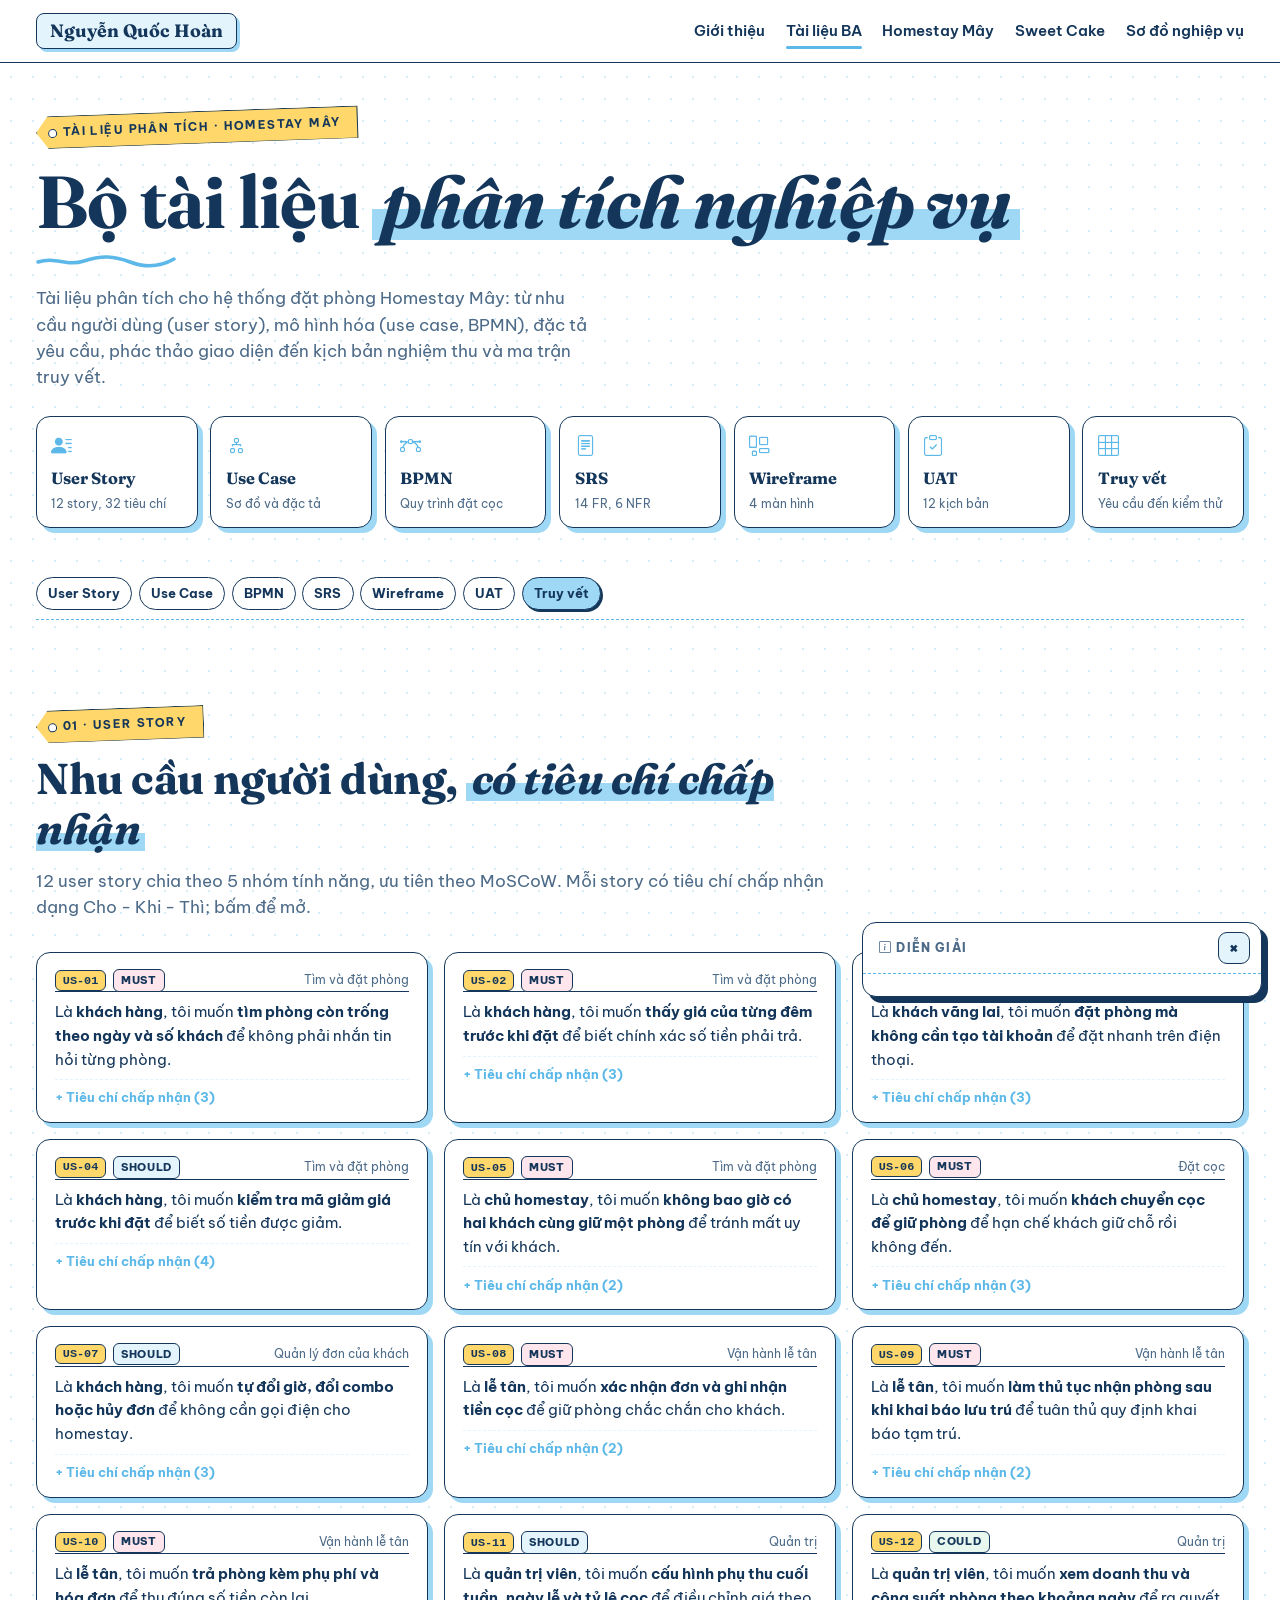
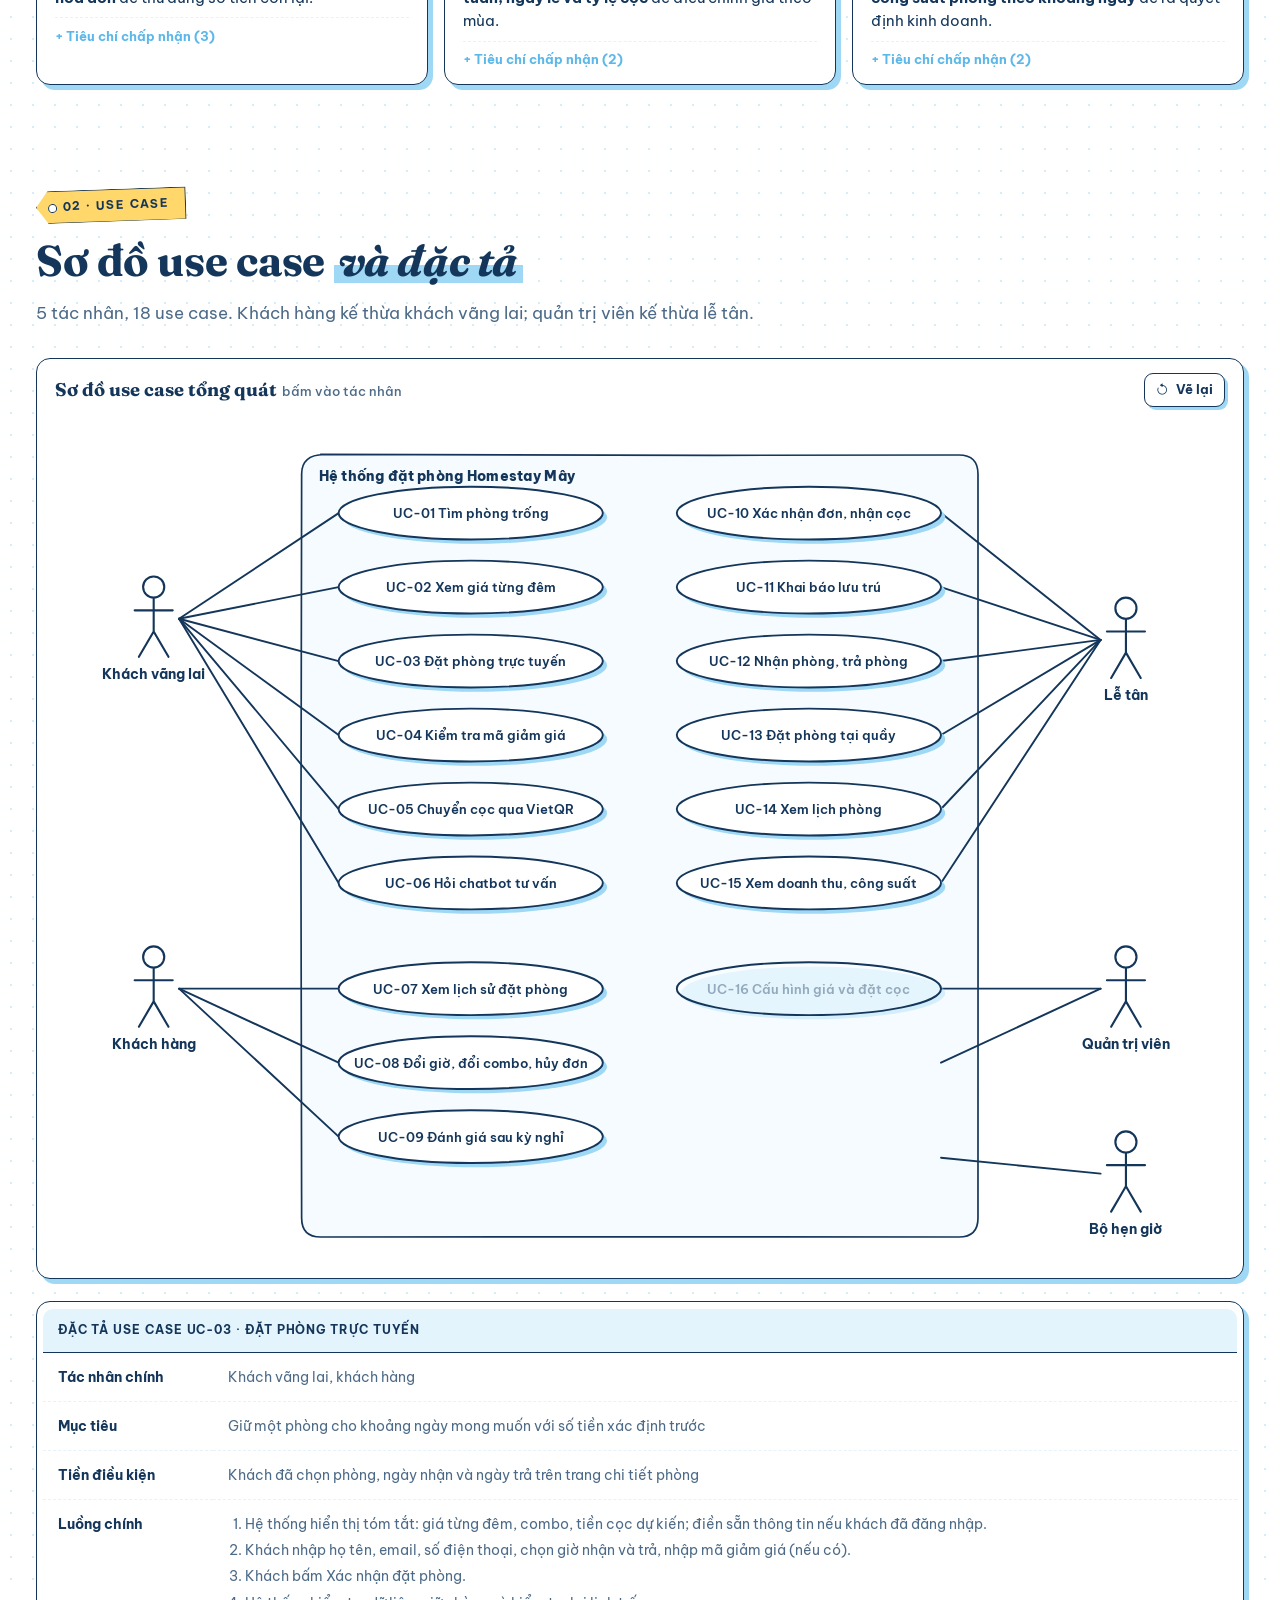
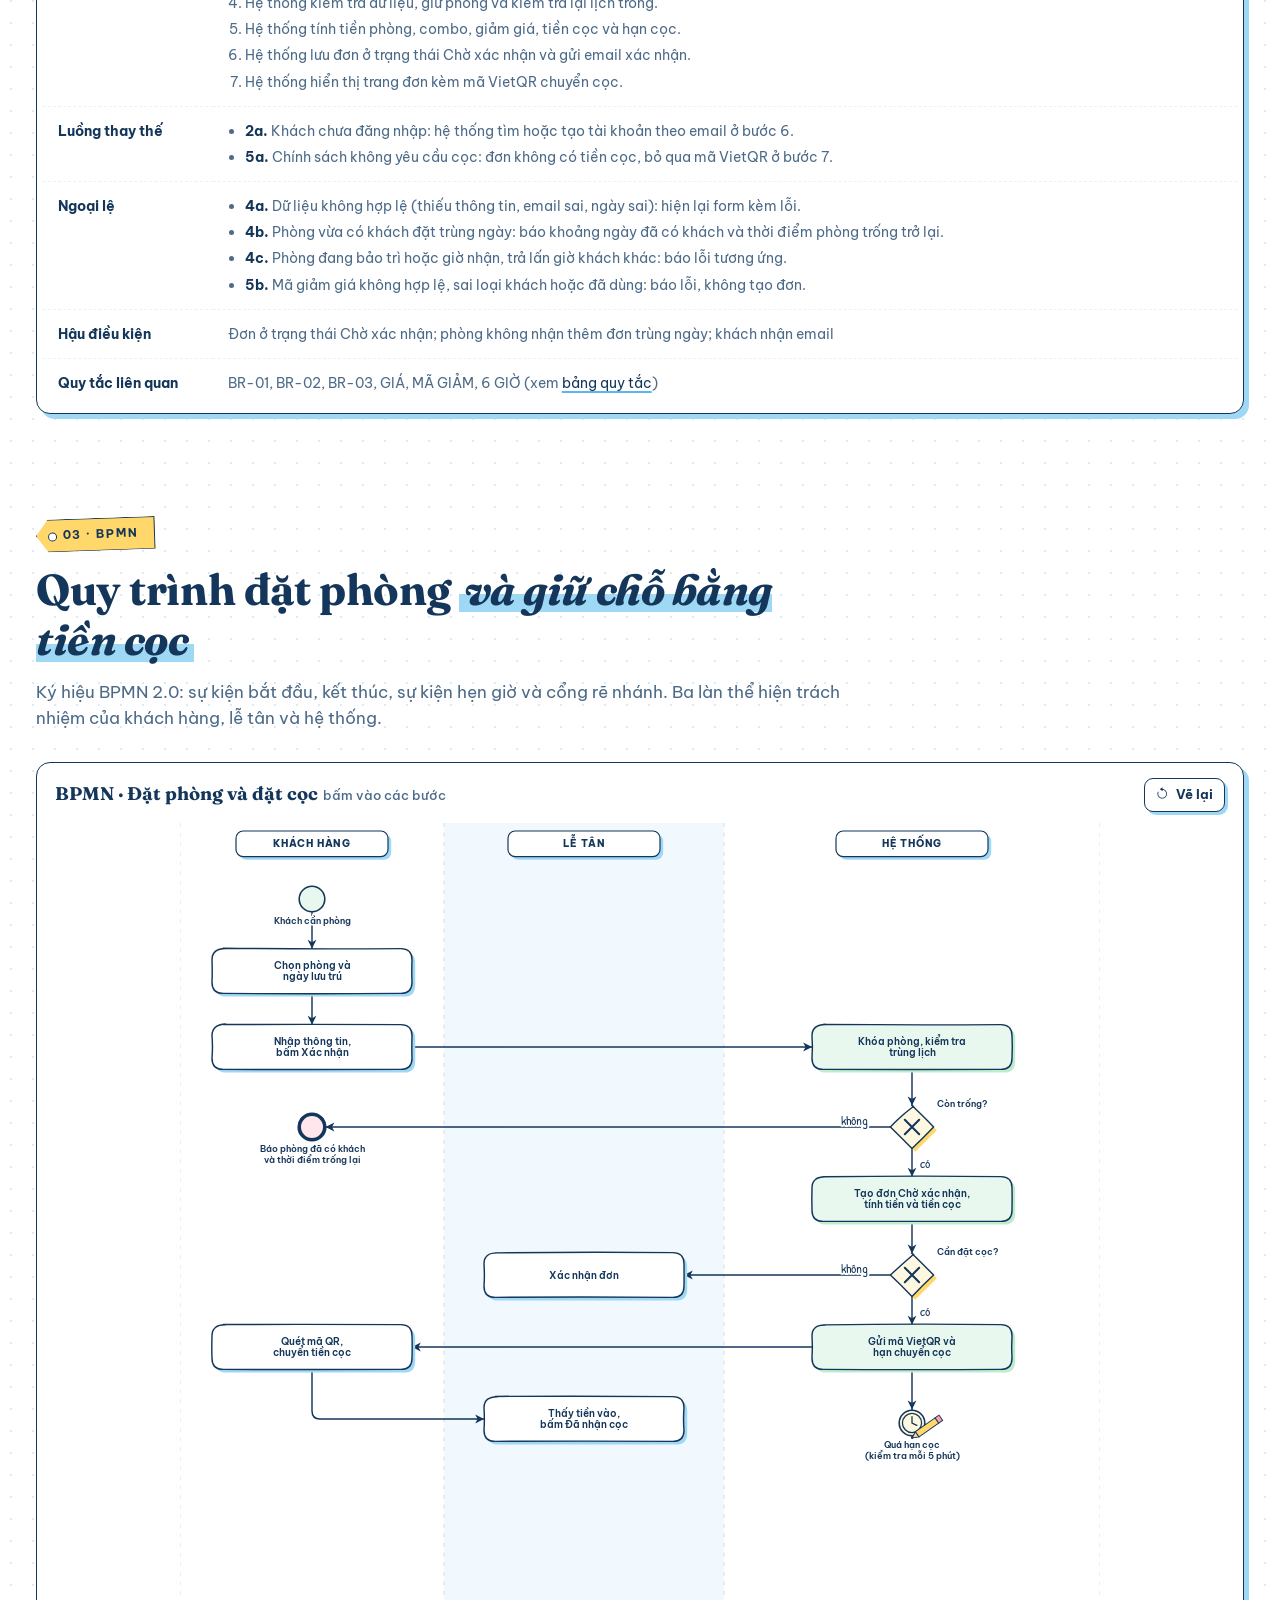
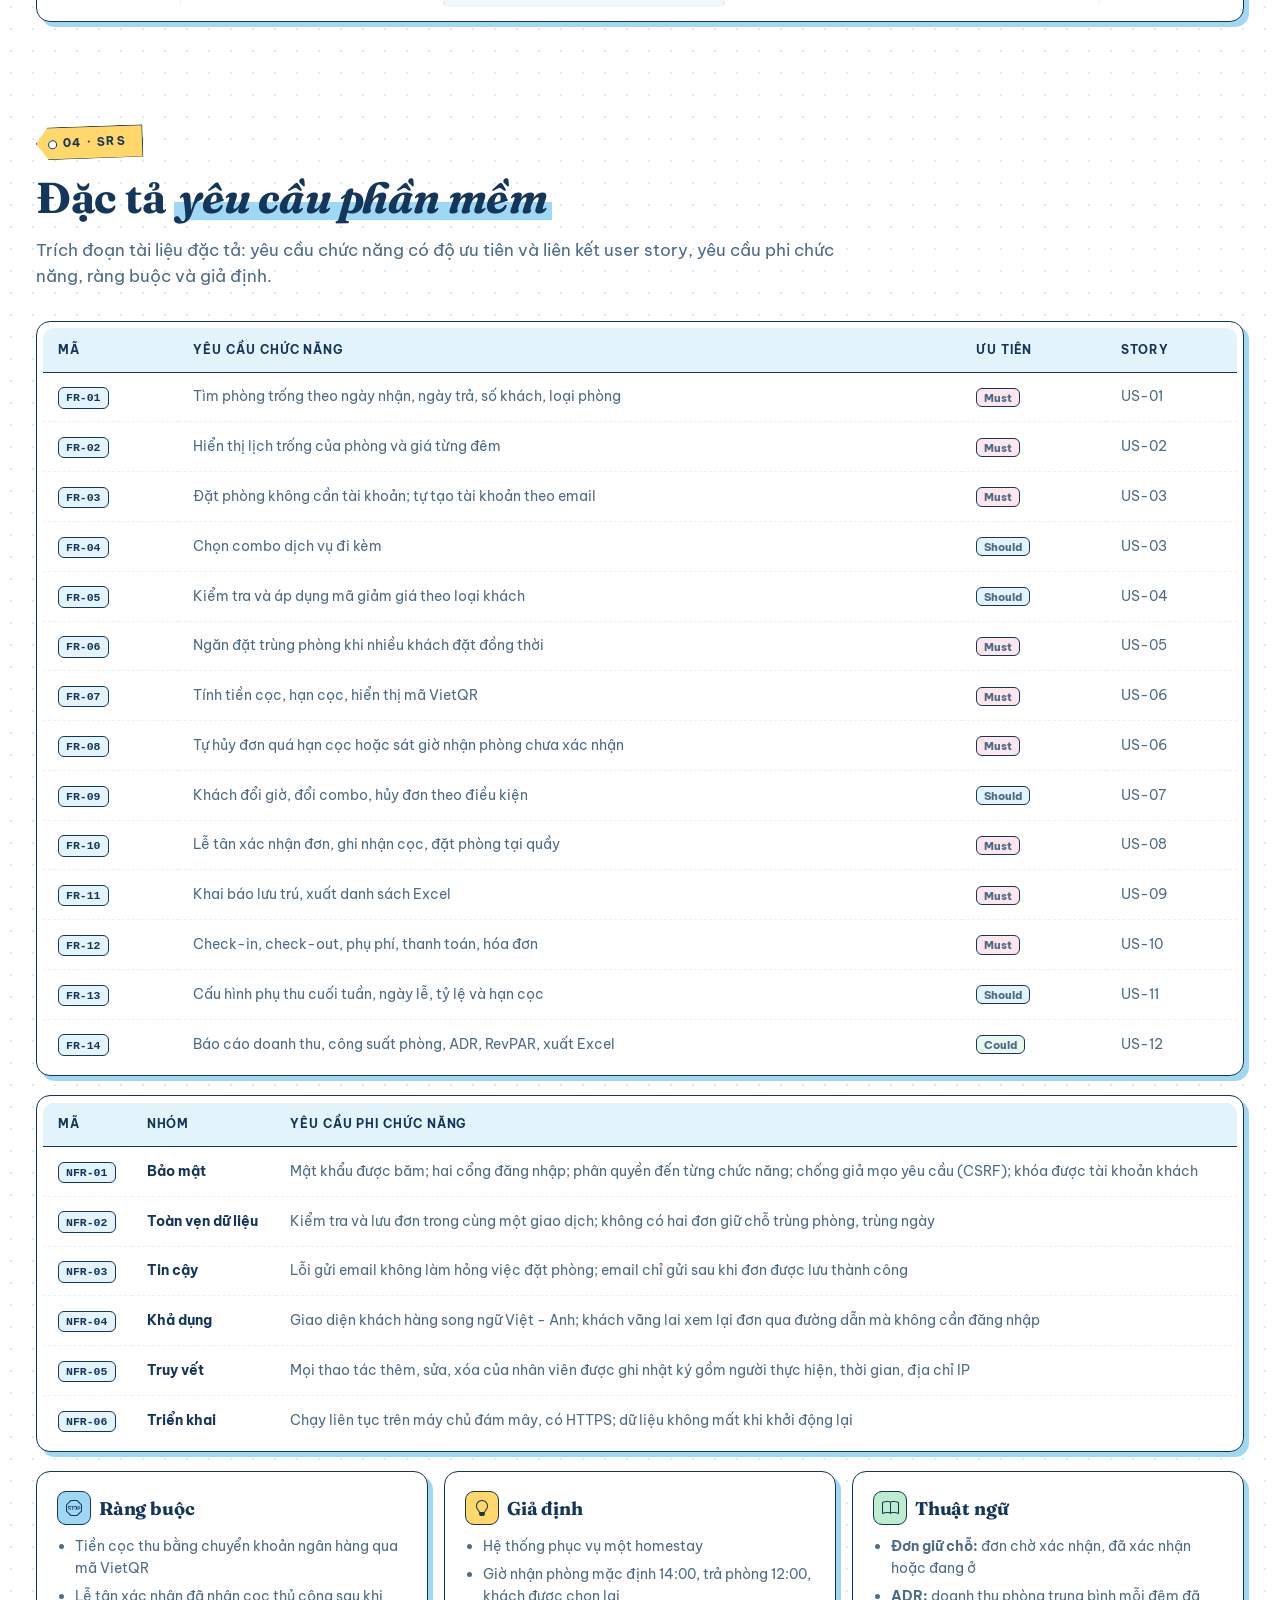
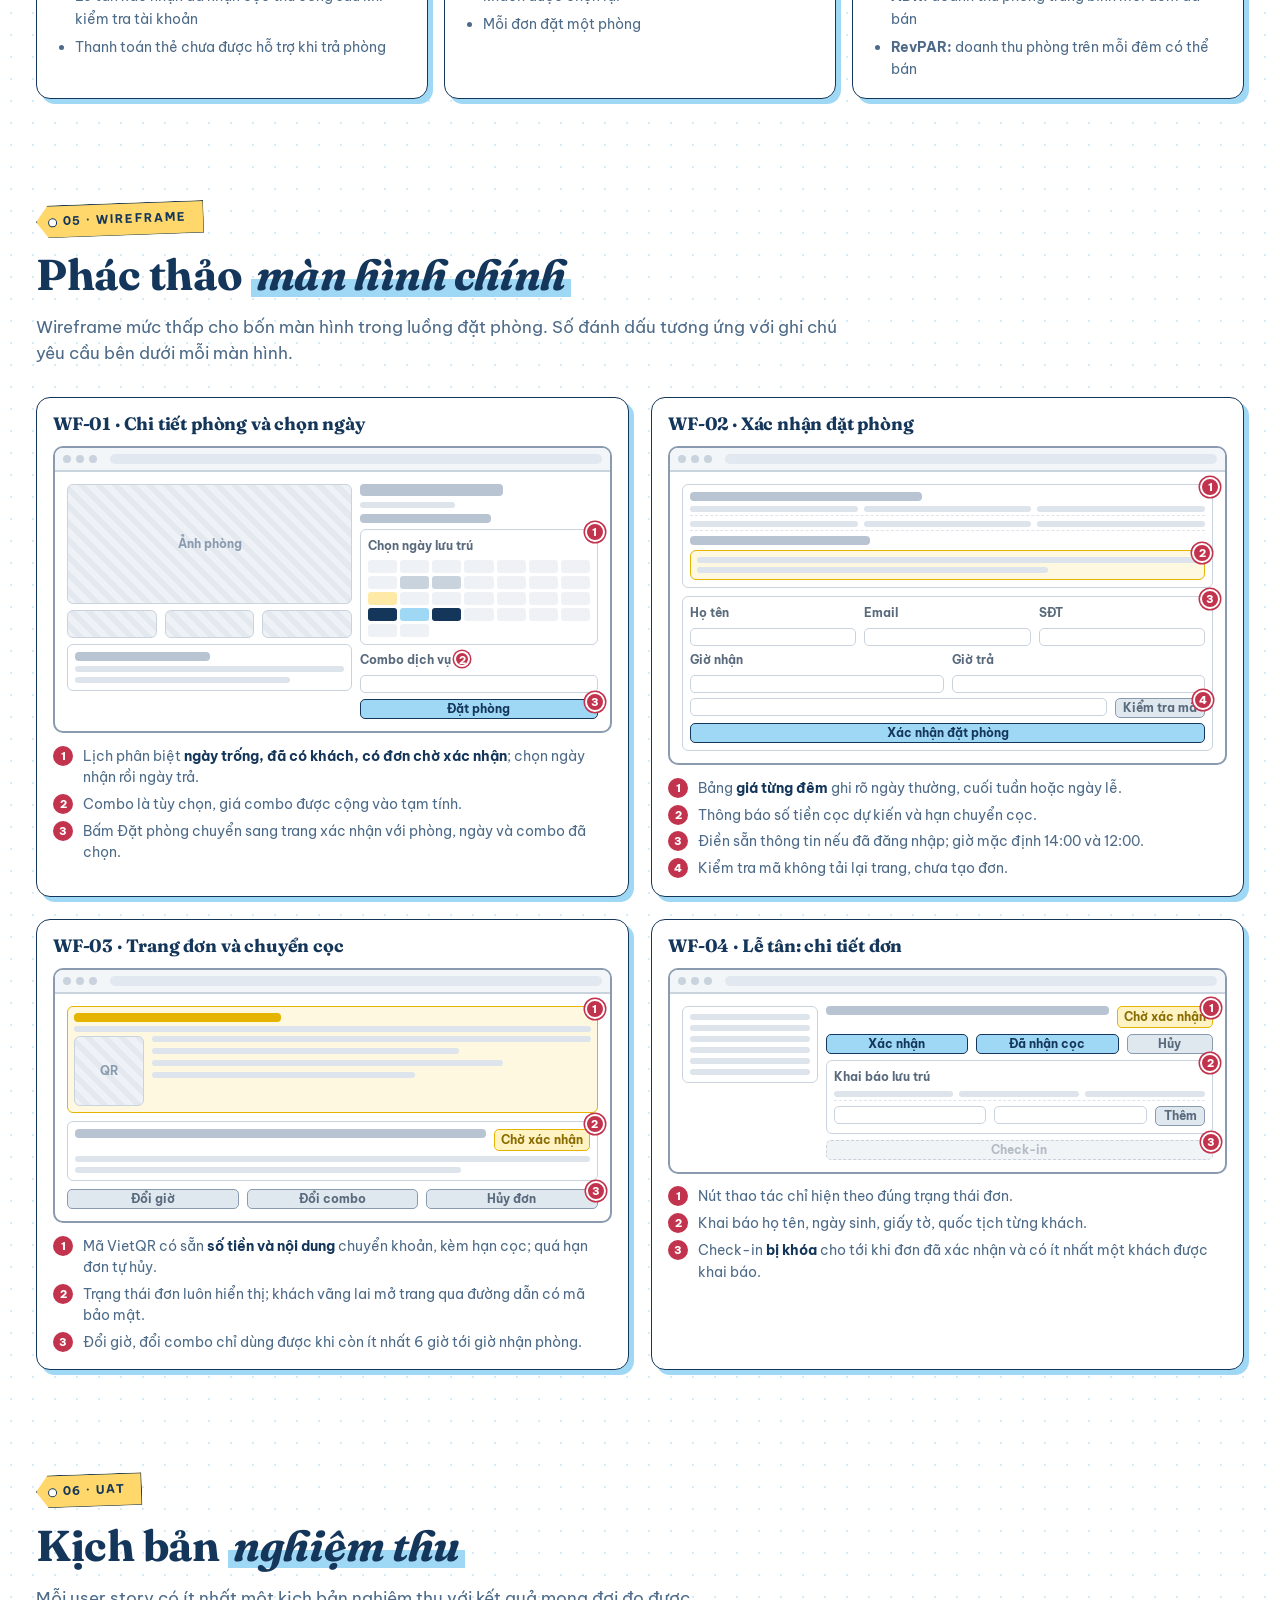
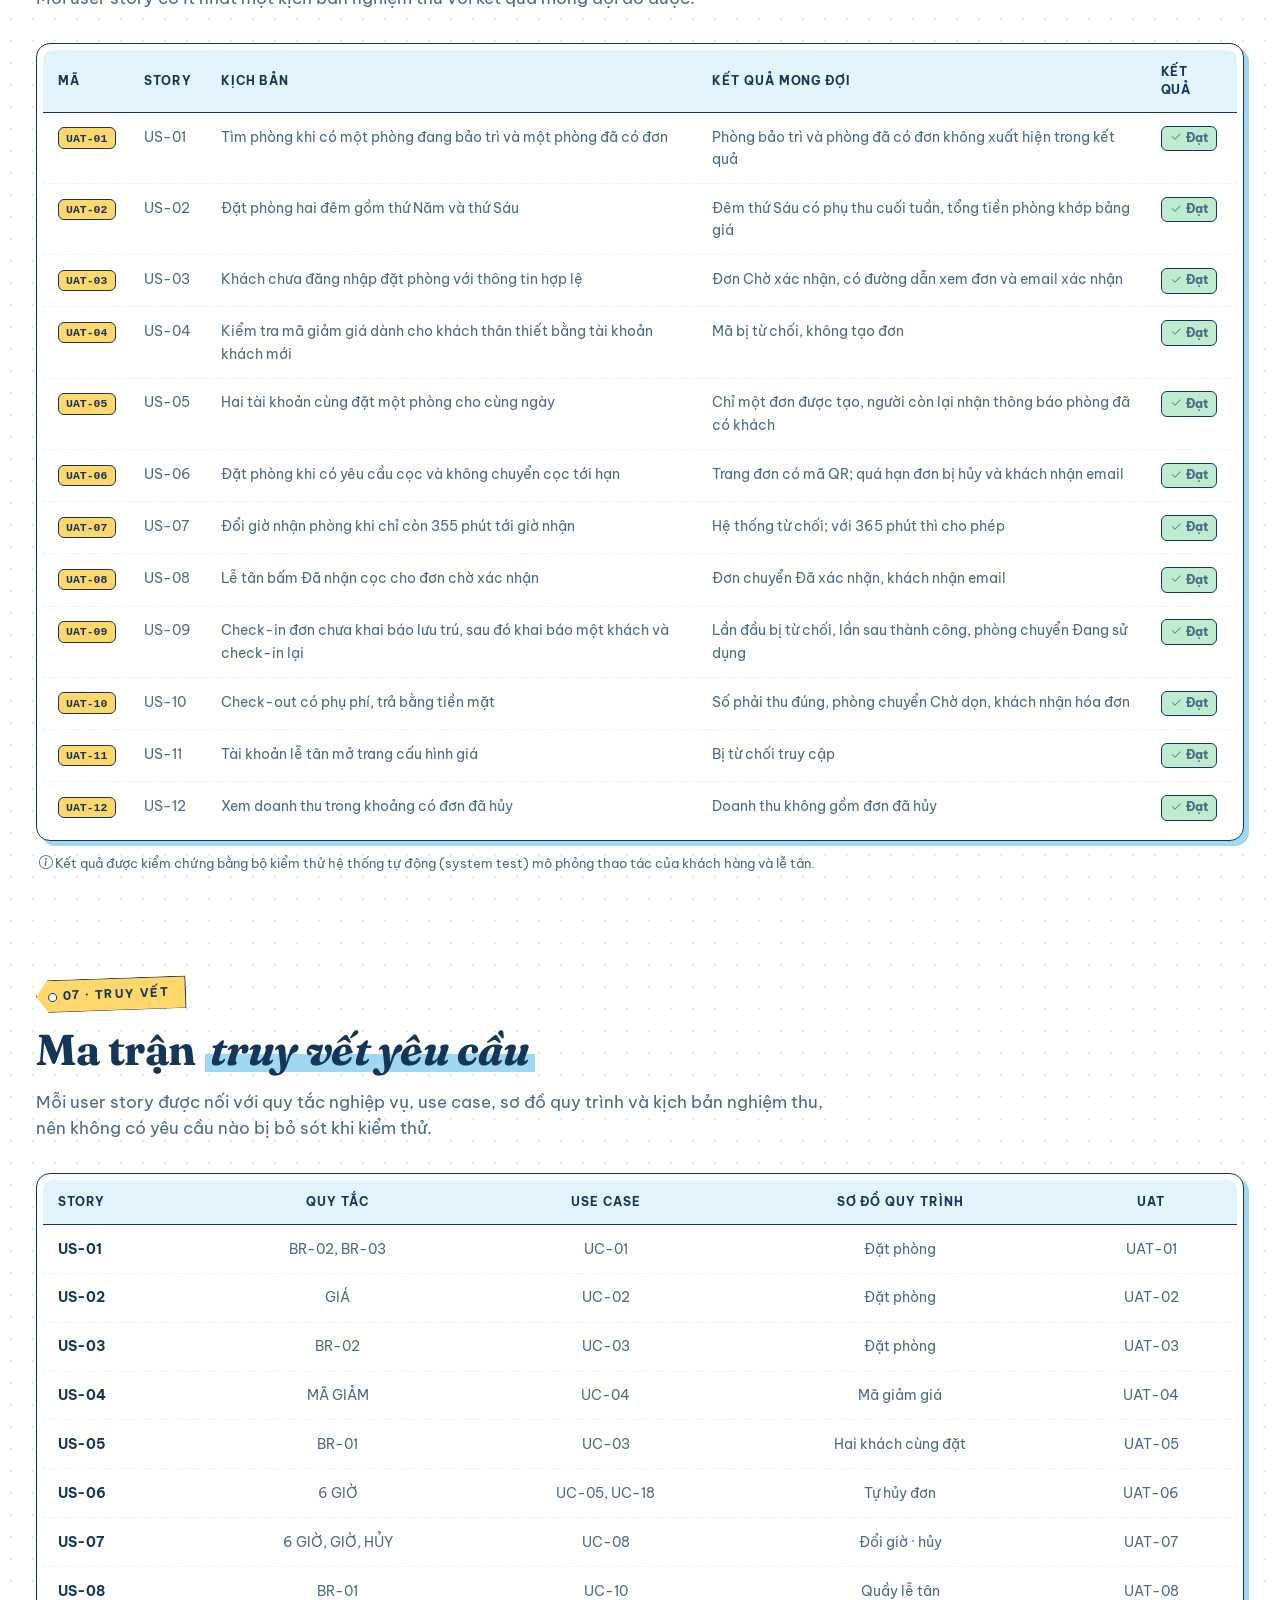
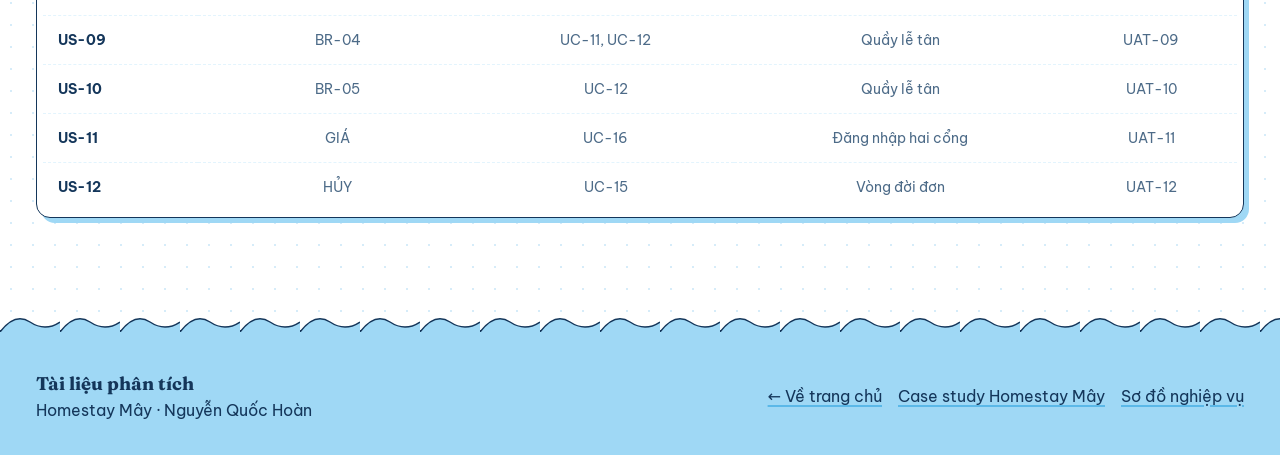
<file: tai-lieu-phan-tich.html>
<!DOCTYPE html>
<html lang="vi">
<head>
<meta charset="UTF-8">
<meta name="viewport" content="width=device-width, initial-scale=1">
<title>Tài liệu phân tích · Homestay Mây</title>
<meta name="description" content="User story, use case, BPMN, SRS, wireframe và UAT cho hệ thống đặt phòng.">
<meta property="og:type" content="website">
<meta property="og:title" content="Tài liệu BA · Homestay Mây">
<meta property="og:description" content="User story, use case, BPMN, SRS, wireframe và UAT cho hệ thống đặt phòng.">
<meta property="og:url" content="https://ngynquchn2511.github.io/tai-lieu-phan-tich.html">
<meta property="og:image" content="https://ngynquchn2511.github.io/assets/img/og-cover.png">
<meta property="og:image:width" content="1200">
<meta property="og:image:height" content="630">
<meta name="twitter:card" content="summary_large_image">
<link rel="preconnect" href="https://fonts.googleapis.com">
<link href="https://fonts.googleapis.com/css2?family=Fraunces:ital,opsz,wght@0,9..144,600;0,9..144,700;1,9..144,600;1,9..144,700&family=Be+Vietnam+Pro:wght@400;500;600;700;800&family=Patrick+Hand&display=swap" rel="stylesheet">
<link href="https://cdn.jsdelivr.net/npm/bootstrap-icons@1.11.3/font/bootstrap-icons.min.css" rel="stylesheet">
<link href="assets/css/site.css" rel="stylesheet">
<link href="assets/css/sketch.css" rel="stylesheet">
<style>
    /* ---------- Hero: tam buu thiep ---------- */
    .hero { padding: 3rem 0 1rem; display: grid; grid-template-columns: minmax(0, 1.05fr) minmax(0, .95fr); gap: 3rem; align-items: center; }
    @media (max-width: 920px) { .hero { grid-template-columns: 1fr; gap: 2rem; } }
    .hero h1 { font-size: clamp(2.6rem, 6.4vw, 4.6rem); margin: 1rem 0 .2rem; }
    .hero .sub { font-family: var(--display); font-style: italic; font-size: 1.25rem; color: var(--ink-soft); }
    .hero p.lead { font-size: 1.06rem; color: var(--ink-soft); margin: 1.1rem 0 1.4rem; max-width: 560px; }
    .hero p.lead b { color: var(--ink); }
    .hero .ctas { display: flex; flex-wrap: wrap; gap: .8rem; margin-bottom: 1.4rem; }
    .collage { position: relative; height: 470px; }
    .collage .polaroid { position: absolute; width: 64%; }
    .collage .p1 { left: 0; top: 10px; transform: rotate(-4deg); z-index: 1; }
    .collage .p2 { right: 0; top: 120px; transform: rotate(3deg); z-index: 2; }
    .collage .p3 { left: 14%; bottom: 0; transform: rotate(-1deg); z-index: 3; width: 58%; }
    .stamp { position: absolute; right: 6px; top: -10px; z-index: 4; width: 116px; height: 116px; border-radius: 50%; display: grid; place-items: center;
        text-align: center; padding: 16px; font-size: .64rem; font-weight: 800; letter-spacing: .14em; color: var(--baby-deep);
        border: 2.5px dashed var(--baby-deep); background: rgba(255,255,255,.85); transform: rotate(14deg); }
    @media (max-width: 560px) { .collage { height: 330px; } .stamp { width: 92px; height: 92px; font-size: .55rem; } }

    /* ---------- Diem ky thuat ---------- */
    .feats { display: grid; grid-template-columns: repeat(auto-fit, minmax(270px, 1fr)); gap: 1.2rem; }
    .feat { padding: 1.3rem 1.25rem 1.2rem; text-decoration: none; display: block; transition: transform .2s, box-shadow .2s; }
    .feat:hover { color: var(--ink); transform: translate(-3px, -3px); box-shadow: var(--pop-hover); }
    .feat .ic { width: 46px; height: 46px; display: grid; place-items: center; border-radius: 11px; font-size: 1.25rem; background: var(--baby); border: var(--line); margin-bottom: .8rem; }
    .feat:nth-child(3n+2) .ic { background: var(--sun); }
    .feat:nth-child(3n) .ic { background: var(--mint); }
    .feat h3 { font-size: 1.18rem; margin-bottom: .35rem; }
    .feat p { margin: 0; font-size: .9rem; color: var(--ink-soft); }
    .feat .more { display: inline-block; margin-top: .7rem; font-size: .8rem; font-weight: 700; color: var(--baby-deep); }

    /* ---------- Khung so do ---------- */
    .dg-card { padding: .7rem .7rem .9rem; }
    .dg-card .bar { display: flex; flex-wrap: wrap; align-items: center; justify-content: space-between; gap: .6rem; padding: .2rem .4rem .7rem; }
    .dg-card .bar .t { font-family: var(--display); font-weight: 700; font-size: 1.15rem; }
    .dg-card .bar .t small { font-family: 'Be Vietnam Pro', sans-serif; font-weight: 500; font-size: .8rem; color: var(--ink-soft); margin-left: .35rem; }
    .scroll-x { overflow-x: auto; }
    .scroll-x svg { display: block; width: 100%; min-width: 780px; height: auto; margin: 0 auto; }
    .scroll-x svg.narrow { max-width: 920px; }
    .scroll-x svg.mid { max-width: 1000px; }
    .click-hint { font-size: .82rem; color: var(--ink-soft); display: inline-flex; align-items: center; gap: .35rem; }

    /* The noi bat luong dat phong */
    .flow-cta { display: grid; grid-template-columns: minmax(0, 1fr) auto; gap: 1.4rem; align-items: center; padding: 1.5rem 1.6rem; margin-bottom: 1.6rem;
        background: linear-gradient(135deg, var(--baby-soft), #fff 60%); }
    @media (max-width: 760px) { .flow-cta { grid-template-columns: 1fr; } }
    .flow-cta h3 { font-size: 1.45rem; margin-bottom: .45rem; }
    .flow-cta p { margin: 0 0 .8rem; color: var(--ink-soft); }
    .flow-cta ol { margin: 0; padding-left: 1.2rem; color: var(--ink-soft); font-size: .92rem; }
    .flow-cta ol b { color: var(--ink); }

    /* ---------- Thu vien giao dien ---------- */
    .gallery { display: grid; grid-template-columns: repeat(auto-fill, minmax(260px, 1fr)); gap: 1.6rem 1.3rem; }
    .gallery .polaroid:nth-child(4n+1) { transform: rotate(-1.3deg); }
    .gallery .polaroid:nth-child(4n+3) { transform: rotate(1.2deg); }

    /* ---------- Kiem thu ---------- */
    .tests { display: grid; grid-template-columns: minmax(0, 1.1fr) minmax(0, .9fr); gap: 1.5rem; align-items: start; }
    @media (max-width: 900px) { .tests { grid-template-columns: 1fr; } }
    .meter { padding: 1.4rem 1.4rem 1.2rem; }
    .meter .big { display: flex; align-items: baseline; gap: .7rem; flex-wrap: wrap; }
    .meter .big b { font-family: var(--display); font-size: 3.2rem; line-height: 1; }
    .meter .big span { color: var(--ink-soft); }
    .ok-badge { display: inline-flex; align-items: center; gap: .35rem; font-weight: 800; font-size: .82rem; padding: .25rem .65rem; border: var(--line); border-radius: 8px; background: var(--mint); }
    .stack { display: flex; height: 26px; margin: 1.2rem 0 .8rem; border: var(--line); border-radius: 8px; overflow: hidden; }
    .stack i { display: block; height: 100%; width: 0; transition: width 1.1s cubic-bezier(.2, .8, .2, 1); }
    .stack i + i { border-left: 1.5px solid var(--ink); }
    .legend-row { display: flex; flex-wrap: wrap; gap: .5rem 1.3rem; font-size: .86rem; }
    .legend-row span { display: inline-flex; align-items: center; gap: .4rem; }
    .legend-row em { width: 14px; height: 14px; border: 1.5px solid var(--ink); border-radius: 4px; display: inline-block; }
    .test-list { padding: 1.2rem 1.3rem; }
    .test-list h3 { font-size: 1.15rem; margin-bottom: .6rem; }
    .test-list ul { list-style: none; margin: 0; padding: 0; display: grid; gap: .65rem; font-size: .9rem; }
    .test-list li { display: grid; grid-template-columns: auto 1fr; gap: .6rem; color: var(--ink-soft); }
    .test-list li b { color: var(--ink); }
    .test-list li i { color: var(--green); font-size: 1.05rem; }

    /* ---------- Trien khai: ve tau ---------- */
    .tickets { display: grid; grid-template-columns: repeat(auto-fit, minmax(250px, 1fr)); gap: 1.2rem; }
    .ticket { position: relative; padding: 1.2rem 1.25rem 1.15rem 1.4rem; }
    .ticket::before, .ticket::after { content: ''; position: absolute; left: -9px; width: 16px; height: 16px; border-radius: 50%; background: var(--paper); border: var(--line); }
    .ticket::before { top: 22px; } .ticket::after { bottom: 22px; }
    .ticket .no { font-family: var(--display); font-style: italic; color: var(--ink-soft); font-size: .9rem; }
    .ticket h3 { font-size: 1.15rem; margin: .2rem 0 .4rem; }
    .ticket p { margin: 0; font-size: .9rem; color: var(--ink-soft); }

    /* ---------- Muc luc bam theo ---------- */
    .toc { position: sticky; top: 62px; z-index: 40; display: flex; gap: .4rem; overflow-x: auto; padding: .55rem 0; margin-top: 2.5rem;
        background: var(--paper); border-bottom: 1.5px dashed var(--baby-deep); scrollbar-width: thin; }
    .toc a { flex: none; font-size: .82rem; font-weight: 700; text-decoration: none; padding: .32rem .7rem; border: 1.5px solid var(--ink); border-radius: 999px; background: var(--paper); }
    .toc a:hover { background: var(--baby-soft); }
    .toc a.on { background: var(--baby); box-shadow: 2px 2px 0 var(--ink); }
    html { scroll-padding-top: 120px; }
    /* ---------- Bang vai tro / quy tac ---------- */
    .tbl-wrap { padding: .4rem; overflow-x: auto; }
    .tbl { width: 100%; border-collapse: collapse; font-size: .9rem; min-width: 760px; }
    .tbl th { text-align: left; font-size: .72rem; letter-spacing: .08em; text-transform: uppercase; padding: .8rem .9rem; background: var(--baby-soft); border-bottom: var(--line); }
    .tbl th:first-child { border-top-left-radius: 10px; } .tbl th:last-child { border-top-right-radius: 10px; }
    .tbl td { padding: .8rem .9rem; vertical-align: top; border-bottom: 1.5px dashed var(--baby-soft); color: var(--ink-soft); }
    .tbl td b { color: var(--ink); }
    .tbl tr:last-child td { border-bottom: 0; }
    .tbl tbody tr:hover td { background: #fbfdff; }
    .tbl td:first-child { white-space: nowrap; color: var(--ink); }
    .tbl.rules td:nth-child(2) { color: var(--ink); }
    .tbl.rules td:last-child a { font-weight: 700; white-space: nowrap; }
    .br { display: inline-block; font: 800 .72rem var(--mono); padding: .2rem .45rem; border: 1.5px solid var(--ink); border-radius: 6px; background: var(--sun); }
    .br.alt { background: var(--baby-soft); }
    .see { font-size: .9rem; color: var(--ink-soft); margin: 1rem .2rem 0; display: flex; gap: .45rem; align-items: center; flex-wrap: wrap; }
    .see a { font-weight: 700; }

    /* ---------- Gioi thieu du an ---------- */
    .goals { display: grid; grid-template-columns: repeat(auto-fit, minmax(220px, 1fr)); gap: 1rem; margin-bottom: 1.4rem; }
    .goal { padding: 1.1rem 1.1rem 1rem; display: grid; gap: .25rem; }
    .goal i { font-size: 1.4rem; color: var(--baby-deep); }
    .goal b { font-family: var(--display); font-size: 1.12rem; }
    .goal span { font-size: .88rem; color: var(--ink-soft); }
    .scope { display: grid; grid-template-columns: repeat(auto-fit, minmax(260px, 1fr)); gap: 1rem; }
    .scope-col { padding: 1.2rem 1.25rem 1.1rem; }
    .scope-col h3 { font-size: 1.15rem; display: flex; align-items: center; gap: .5rem; margin-bottom: .6rem; }
    .scope-col h3 i { width: 34px; height: 34px; display: grid; place-items: center; border: var(--line); border-radius: 9px; background: var(--baby); font-size: 1rem; }
    .scope-col:nth-child(2) h3 i { background: var(--sun); }
    .scope-col:nth-child(3) h3 i { background: var(--mint); }
    .scope-col ul { margin: 0; padding-left: 1.1rem; color: var(--ink-soft); font-size: .9rem; display: grid; gap: .35rem; }
    /* ---------- The quy trinh ---------- */
    .flowcards { display: grid; grid-template-columns: repeat(auto-fill, minmax(250px, 1fr)); gap: 1rem; }
    .fc { padding: 1rem 1.1rem; text-decoration: none; display: grid; gap: .3rem; transition: transform .15s, box-shadow .15s; }
    .fc:hover { color: var(--ink); transform: translate(-3px, -3px); box-shadow: var(--pop-hover); }
    .fc .k { justify-self: start; font-size: .68rem; font-weight: 800; letter-spacing: .08em; text-transform: uppercase; padding: .12rem .45rem; border: 1.5px solid var(--ink); border-radius: 6px; background: var(--sun-soft); }
    .fc b { font-family: var(--display); font-size: 1.08rem; }
    .fc small { color: var(--ink-soft); }

    /* ---------- Trang tai lieu BA ---------- */
    .hero.ba { grid-template-columns: 1fr; padding-bottom: 0; }
    .deliv { display: grid; grid-template-columns: repeat(auto-fit, minmax(150px, 1fr)); gap: .8rem; margin-top: 1.6rem; }
    .deliv a { display: grid; gap: .2rem; padding: .85rem .9rem; text-decoration: none; }
    .deliv a:hover { color: var(--ink); transform: translate(-2px, -2px); box-shadow: var(--pop-hover); }
    .deliv i { font-size: 1.3rem; color: var(--baby-deep); }
    .deliv b { font-family: var(--display); font-size: 1.02rem; }
    .deliv small { color: var(--ink-soft); font-size: .78rem; }
    /* User story */
    .stories { display: grid; grid-template-columns: repeat(auto-fill, minmax(340px, 1fr)); gap: 1rem; }
    .story { padding: 1rem 1.1rem .9rem; display: flex; flex-direction: column; gap: .5rem; }
    .story .top { display: flex; gap: .4rem; align-items: center; flex-wrap: wrap; }
    .story .id { font: 800 .74rem var(--mono); padding: .15rem .45rem; border: 1.5px solid var(--ink); border-radius: 6px; background: var(--sun); }
    .story .pri { font-size: .68rem; font-weight: 800; letter-spacing: .06em; text-transform: uppercase; padding: .12rem .45rem; border-radius: 6px; border: 1.5px solid var(--ink); }
    .pri.must { background: var(--rose-soft); } .pri.should { background: var(--baby-soft); } .pri.could { background: var(--mint-soft); }
    .story .epic { font-size: .74rem; color: var(--ink-soft); margin-left: auto; }
    .story .as { margin: 0; font-size: .95rem; line-height: 1.55; }
    .story .as b { color: var(--ink); }
    .story details { border-top: 1.5px dashed var(--baby-soft); padding-top: .45rem; }
    .story summary { cursor: pointer; font-size: .82rem; font-weight: 700; color: var(--baby-deep); list-style: none; }
    .story summary::-webkit-details-marker { display: none; }
    .story summary::before { content: '+ '; } .story details[open] summary::before { content: '− '; }
    .story ol { margin: .5rem 0 0; padding-left: 1.1rem; font-size: .84rem; color: var(--ink-soft); display: grid; gap: .35rem; }
    .story ol b { color: var(--ink); }
    /* Dac ta use case */
    .spec td:first-child { width: 170px; font-weight: 700; white-space: normal !important; }
    .spec ol, .spec ul { margin: 0; padding-left: 1.1rem; display: grid; gap: .25rem; }
    /* Wireframe */
    .wfs { display: grid; grid-template-columns: repeat(auto-fit, minmax(480px, 1fr)); gap: 1.4rem; }
    @media (max-width: 560px) { .wfs { grid-template-columns: 1fr; } }
    .wf-card { padding: 1rem; }
    .wf-card h3 { font-size: 1.12rem; margin: 0 0 .7rem; }
    .wf { position: relative; border: 2px solid #8a9bb0; border-radius: 10px; background: #fff; overflow: hidden; font-size: .72rem; color: #6b7a8c; }
    .wf-bar { display: flex; gap: 5px; align-items: center; padding: 6px 8px; border-bottom: 2px solid #c9d3de; background: #f3f6f9; }
    .wf-bar i { width: 8px; height: 8px; border-radius: 50%; background: #c9d3de; display: block; }
    .wf-bar span { flex: 1; height: 10px; border-radius: 5px; background: #e2e8ef; margin-left: 8px; }
    .wf-in { padding: 12px; display: grid; gap: 8px; }
    .wf .row { display: flex; gap: 8px; align-items: stretch; }
    .wf .col { display: grid; gap: 6px; flex: 1; align-content: start; }
    .wf .ph { background: repeating-linear-gradient(45deg, #eef2f6, #eef2f6 6px, #e3e9ef 6px, #e3e9ef 12px); border: 1.5px solid #c9d3de; border-radius: 6px; display: grid; place-items: center; color: #8a9bb0; font-weight: 700; }
    .wf .box { border: 1.5px solid #c9d3de; border-radius: 6px; padding: 7px; display: grid; gap: 5px; }
    .wf .t { height: 9px; border-radius: 4px; background: #b8c4d1; }
    .wf .l { height: 6px; border-radius: 3px; background: #dde4eb; }
    .wf .lab { font-weight: 700; color: #5a6a7d; }
    .wf .inp { height: 18px; border: 1.5px solid #c9d3de; border-radius: 5px; background: #fff; }
    .wf .bt { height: 20px; border-radius: 5px; border: 1.5px solid #8a9bb0; background: #dfe7ef; display: grid; place-items: center; font-weight: 700; color: #5a6a7d; }
    .wf .bt.pri { background: #9fd8f5; border-color: #14365a; color: #14365a; }
    .wf .bt.off { opacity: .45; border-style: dashed; }
    .wf .cal { display: grid; grid-template-columns: repeat(7, 1fr); gap: 3px; }
    .wf .cal span { height: 13px; border-radius: 3px; background: #eef2f6; }
    .wf .cal .b { background: #c9d3de; } .wf .cal .p { background: #ffe9a6; } .wf .cal .s { background: #14365a; } .wf .cal .r { background: #9fd8f5; }
    .wf .tr { display: flex; justify-content: space-between; gap: 6px; border-bottom: 1px dashed #dde4eb; padding-bottom: 3px; }
    .wf .tr .l { flex: 1; } .wf .tr .l.s { flex: .4; }
    .wf .alert { border: 1.5px solid #e5b400; background: #fff8e0; border-radius: 6px; padding: 6px; display: grid; gap: 4px; }
    .wf .badge { align-self: start; padding: 1px 6px; border-radius: 5px; border: 1.5px solid #e5b400; background: #fff3c4; font-weight: 700; color: #8a6d00; }
    .wf .qr { width: 70px; height: 70px; flex: none; }
    .wf .call { position: absolute; width: 20px; height: 20px; border-radius: 50%; background: #c2334d; color: #fff; font: 800 .7rem 'Be Vietnam Pro', sans-serif;
        display: grid; place-items: center; border: 2px solid #fff; box-shadow: 0 0 0 1.5px #c2334d; z-index: 2; }
    .wf-notes { margin: .8rem 0 0; padding: 0; list-style: none; display: grid; gap: .35rem; font-size: .86rem; color: var(--ink-soft); counter-reset: n; }
    .wf-notes li { display: grid; grid-template-columns: 22px 1fr; gap: .5rem; counter-increment: n; }
    .wf-notes li::before { content: counter(n); width: 20px; height: 20px; border-radius: 50%; background: #c2334d; color: #fff; font: 800 .7rem 'Be Vietnam Pro', sans-serif; display: grid; place-items: center; }
    .wf-notes b { color: var(--ink); }
    /* UAT + truy vet */
    .ok { display: inline-flex; align-items: center; gap: .3rem; font-weight: 800; font-size: .76rem; padding: .15rem .5rem; border: 1.5px solid var(--ink); border-radius: 6px; background: var(--mint); white-space: nowrap; }
    .tm td, .tm th { text-align: center; white-space: nowrap; }
    .tm td:first-child, .tm th:first-child { text-align: left; }
    .tm .y { font-weight: 800; color: var(--green); }
    .muted-note { font-size: .84rem; color: var(--ink-soft); margin: .8rem .2rem 0; }
</style>
</head>
<body>

<header class="top">
    <div class="wrap">
        <a class="brand" href="index.html">Nguyễn Quốc Hoàn</a>
        <button class="btn sm menu-btn" aria-label="Mở menu" onclick="document.querySelector('.nav').classList.toggle('open')"><i class="bi bi-list"></i></button>
        <nav class="nav">
            <a href="index.html">Giới thiệu</a>
            <a href="tai-lieu-phan-tich.html" class="on">Tài liệu BA</a>
            <a href="homestay-may.html">Homestay Mây</a>
            <a href="sweet-cake.html">Sweet Cake</a>
            <a href="so-do/luong-dat-phong.html">Sơ đồ nghiệp vụ</a>
        </nav>
    </div>
</header>

<main>
<div class="wrap">
    <section class="hero ba">
        <div>
            <span class="eyebrow">Tài liệu phân tích · Homestay Mây</span>
            <h1>Bộ tài liệu <span class="hl">phân tích nghiệp vụ</span></h1>
            <div class="divider"></div>
            <p class="lead">
                Tài liệu phân tích cho hệ thống đặt phòng Homestay Mây: từ nhu cầu người dùng (user story), mô hình hóa
                (use case, BPMN), đặc tả yêu cầu, phác thảo giao diện đến kịch bản nghiệm thu và ma trận truy vết.
            </p>
            <div class="deliv">
                <a class="card" href="#user-story"><i class="bi bi-person-lines-fill"></i><b>User Story</b><small>12 story, 32 tiêu chí</small></a>
                <a class="card" href="#use-case"><i class="bi bi-diagram-2"></i><b>Use Case</b><small>Sơ đồ và đặc tả</small></a>
                <a class="card" href="#bpmn"><i class="bi bi-bezier"></i><b>BPMN</b><small>Quy trình đặt cọc</small></a>
                <a class="card" href="#srs"><i class="bi bi-file-text"></i><b>SRS</b><small>14 FR, 6 NFR</small></a>
                <a class="card" href="#wireframe"><i class="bi bi-layout-wtf"></i><b>Wireframe</b><small>4 màn hình</small></a>
                <a class="card" href="#uat"><i class="bi bi-clipboard-check"></i><b>UAT</b><small>12 kịch bản</small></a>
                <a class="card" href="#truy-vet"><i class="bi bi-grid-3x3"></i><b>Truy vết</b><small>Yêu cầu đến kiểm thử</small></a>
            </div>
        </div>
    </section>

    <nav class="toc" aria-label="Mục lục tài liệu">
        <a href="#user-story">User Story</a><a href="#use-case">Use Case</a><a href="#bpmn">BPMN</a><a href="#srs">SRS</a>
        <a href="#wireframe">Wireframe</a><a href="#uat">UAT</a><a href="#truy-vet">Truy vết</a>
    </nav>

    <!-- ================= 01. USER STORY ================= -->
    <section class="block" id="user-story">
        <div class="sec-head reveal">
            <span class="eyebrow">01 · User Story</span>
            <h2>Nhu cầu người dùng, <span class="hl">có tiêu chí chấp nhận</span></h2>
            <p>12 user story chia theo 5 nhóm tính năng, ưu tiên theo MoSCoW. Mỗi story có tiêu chí chấp nhận dạng Cho - Khi - Thì; bấm để mở.</p>
        </div>
        <div class="stories">
            <article class="card story reveal">
                <div class="top"><span class="id">US-01</span><span class="pri must">Must</span><span class="epic">Tìm và đặt phòng</span></div>
                <p class="as">Là <b>khách hàng</b>, tôi muốn <b>tìm phòng còn trống theo ngày và số khách</b> để không phải nhắn tin hỏi từng phòng.</p>
                <details><summary>Tiêu chí chấp nhận (3)</summary><ol><li><b>Cho</b> một phòng đang bảo trì, <b>khi</b> tôi tìm phòng, <b>thì</b> phòng đó không xuất hiện trong kết quả.</li><li><b>Cho</b> một phòng đã có đơn chờ xác nhận, đã xác nhận hoặc đang ở trùng khoảng ngày, <b>khi</b> tôi tìm phòng, <b>thì</b> phòng đó không xuất hiện.</li><li><b>Cho</b> ngày trả không sau ngày nhận, hoặc ngày nhận đã qua, <b>khi</b> tôi tìm phòng, <b>thì</b> hệ thống báo lỗi ngày không hợp lệ.</li></ol></details>
            </article>
            <article class="card story reveal">
                <div class="top"><span class="id">US-02</span><span class="pri must">Must</span><span class="epic">Tìm và đặt phòng</span></div>
                <p class="as">Là <b>khách hàng</b>, tôi muốn <b>thấy giá của từng đêm trước khi đặt</b> để biết chính xác số tiền phải trả.</p>
                <details><summary>Tiêu chí chấp nhận (3)</summary><ol><li><b>Cho</b> kỳ nghỉ có đêm thứ Sáu hoặc thứ Bảy, <b>khi</b> tôi xem tóm tắt đơn, <b>thì</b> các đêm đó được cộng phụ thu cuối tuần.</li><li><b>Cho</b> một đêm nằm trong giai đoạn lễ, <b>khi</b> tôi xem tóm tắt đơn, <b>thì</b> đêm đó áp phụ thu lễ thay cho phụ thu cuối tuần.</li><li><b>Cho</b> quản trị viên đổi bảng giá sau khi tôi đã đặt, <b>khi</b> tôi xem lại đơn, <b>thì</b> tiền phòng của đơn không thay đổi.</li></ol></details>
            </article>
            <article class="card story reveal">
                <div class="top"><span class="id">US-03</span><span class="pri must">Must</span><span class="epic">Tìm và đặt phòng</span></div>
                <p class="as">Là <b>khách vãng lai</b>, tôi muốn <b>đặt phòng mà không cần tạo tài khoản</b> để đặt nhanh trên điện thoại.</p>
                <details><summary>Tiêu chí chấp nhận (3)</summary><ol><li><b>Cho</b> tôi chưa đăng nhập, <b>khi</b> tôi xác nhận đặt phòng với họ tên, số điện thoại và email hợp lệ, <b>thì</b> đơn được tạo ở trạng thái Chờ xác nhận.</li><li><b>Cho</b> đơn vừa được tạo, <b>khi</b> trang chuyển tiếp, <b>thì</b> tôi nhận đường dẫn xem đơn có mã bảo mật và email xác nhận.</li><li><b>Cho</b> thiếu họ tên, số điện thoại hoặc email sai định dạng, <b>khi</b> tôi bấm xác nhận, <b>thì</b> form hiện lỗi và không tạo đơn.</li></ol></details>
            </article>
            <article class="card story reveal">
                <div class="top"><span class="id">US-04</span><span class="pri should">Should</span><span class="epic">Tìm và đặt phòng</span></div>
                <p class="as">Là <b>khách hàng</b>, tôi muốn <b>kiểm tra mã giảm giá trước khi đặt</b> để biết số tiền được giảm.</p>
                <details><summary>Tiêu chí chấp nhận (4)</summary><ol><li><b>Cho</b> mã hợp lệ, <b>khi</b> tôi bấm Kiểm tra mã, <b>thì</b> hệ thống hiện số tiền giảm mà không tải lại trang và chưa tạo đơn.</li><li><b>Cho</b> mã chỉ dành cho khách thân thiết mà tôi là khách mới, <b>khi</b> tôi kiểm tra mã, <b>thì</b> mã bị từ chối.</li><li><b>Cho</b> tôi đã dùng mã này cho một đơn chưa hủy, <b>khi</b> tôi đặt phòng với mã đó, <b>thì</b> mã bị từ chối.</li><li><b>Cho</b> mã giảm số tiền lớn hơn tạm tính, <b>khi</b> tôi đặt phòng, <b>thì</b> tổng tiền bằng 0, không âm.</li></ol></details>
            </article>
            <article class="card story reveal">
                <div class="top"><span class="id">US-05</span><span class="pri must">Must</span><span class="epic">Tìm và đặt phòng</span></div>
                <p class="as">Là <b>chủ homestay</b>, tôi muốn <b>không bao giờ có hai khách cùng giữ một phòng</b> để tránh mất uy tín với khách.</p>
                <details><summary>Tiêu chí chấp nhận (2)</summary><ol><li><b>Cho</b> hai khách cùng bấm đặt một phòng cho cùng ngày, <b>khi</b> hệ thống xử lý hai yêu cầu, <b>thì</b> chỉ một đơn được tạo.</li><li><b>Cho</b> tôi là khách đặt sau, <b>khi</b> yêu cầu của tôi bị từ chối, <b>thì</b> tôi thấy khoảng ngày đã có khách và thời điểm phòng trống trở lại.</li></ol></details>
            </article>
            <article class="card story reveal">
                <div class="top"><span class="id">US-06</span><span class="pri must">Must</span><span class="epic">Đặt cọc</span></div>
                <p class="as">Là <b>chủ homestay</b>, tôi muốn <b>khách chuyển cọc để giữ phòng</b> để hạn chế khách giữ chỗ rồi không đến.</p>
                <details><summary>Tiêu chí chấp nhận (3)</summary><ol><li><b>Cho</b> chính sách yêu cầu đặt cọc, <b>khi</b> đơn được tạo, <b>thì</b> đơn có số tiền cọc và hạn chuyển cọc không muộn hơn 6 giờ trước giờ nhận phòng.</li><li><b>Cho</b> trang đơn đang chờ cọc, <b>khi</b> khách mở trang, <b>thì</b> mã VietQR hiển thị sẵn số tiền và nội dung chuyển khoản.</li><li><b>Cho</b> quá hạn cọc mà đơn chưa được ghi nhận cọc, <b>khi</b> bộ hẹn giờ chạy, <b>thì</b> đơn bị hủy và khách nhận email thông báo.</li></ol></details>
            </article>
            <article class="card story reveal">
                <div class="top"><span class="id">US-07</span><span class="pri should">Should</span><span class="epic">Quản lý đơn của khách</span></div>
                <p class="as">Là <b>khách hàng</b>, tôi muốn <b>tự đổi giờ, đổi combo hoặc hủy đơn</b> để không cần gọi điện cho homestay.</p>
                <details><summary>Tiêu chí chấp nhận (3)</summary><ol><li><b>Cho</b> còn ít nhất 6 giờ tới giờ nhận phòng, <b>khi</b> tôi đổi giờ hoặc combo, <b>thì</b> thay đổi được lưu.</li><li><b>Cho</b> giờ mới lấn vào giờ của khách trước hoặc sau trong cùng ngày, <b>khi</b> tôi lưu, <b>thì</b> hệ thống từ chối và báo mốc giờ cho phép.</li><li><b>Cho</b> đơn đang chờ xác nhận hoặc đã xác nhận, <b>khi</b> tôi hủy đơn, <b>thì</b> đơn chuyển sang Đã hủy và tôi nhận email.</li></ol></details>
            </article>
            <article class="card story reveal">
                <div class="top"><span class="id">US-08</span><span class="pri must">Must</span><span class="epic">Vận hành lễ tân</span></div>
                <p class="as">Là <b>lễ tân</b>, tôi muốn <b>xác nhận đơn và ghi nhận tiền cọc</b> để giữ phòng chắc chắn cho khách.</p>
                <details><summary>Tiêu chí chấp nhận (2)</summary><ol><li><b>Cho</b> đơn ở trạng thái Chờ xác nhận, <b>khi</b> tôi bấm Xác nhận hoặc Đã nhận cọc, <b>thì</b> đơn chuyển sang Đã xác nhận và khách nhận email.</li><li><b>Cho</b> đã có đơn khác được xác nhận trùng ngày, <b>khi</b> tôi xác nhận đơn này, <b>thì</b> hệ thống từ chối.</li></ol></details>
            </article>
            <article class="card story reveal">
                <div class="top"><span class="id">US-09</span><span class="pri must">Must</span><span class="epic">Vận hành lễ tân</span></div>
                <p class="as">Là <b>lễ tân</b>, tôi muốn <b>làm thủ tục nhận phòng sau khi khai báo lưu trú</b> để tuân thủ quy định khai báo tạm trú.</p>
                <details><summary>Tiêu chí chấp nhận (2)</summary><ol><li><b>Cho</b> đơn chưa có khách nào được khai báo, <b>khi</b> tôi bấm Check-in, <b>thì</b> hệ thống yêu cầu khai báo trước.</li><li><b>Cho</b> đơn đã xác nhận và có ít nhất một khách được khai báo, <b>khi</b> tôi check-in, <b>thì</b> đơn chuyển sang Đã nhận phòng, phòng chuyển sang Đang sử dụng.</li></ol></details>
            </article>
            <article class="card story reveal">
                <div class="top"><span class="id">US-10</span><span class="pri must">Must</span><span class="epic">Vận hành lễ tân</span></div>
                <p class="as">Là <b>lễ tân</b>, tôi muốn <b>trả phòng kèm phụ phí và hóa đơn</b> để thu đúng số tiền còn lại.</p>
                <details><summary>Tiêu chí chấp nhận (3)</summary><ol><li><b>Cho</b> khách dùng minibar hoặc trả phòng muộn, <b>khi</b> tôi thêm phụ phí, <b>thì</b> số phải thu bằng tổng đơn cộng phụ phí trừ tiền cọc.</li><li><b>Cho</b> khách trả bằng chuyển khoản nhưng tiền chưa về, <b>khi</b> tôi bấm Check-out, <b>thì</b> hệ thống từ chối cho tới khi ghi nhận đã nhận tiền.</li><li><b>Cho</b> thanh toán hoàn tất, <b>khi</b> tôi check-out, <b>thì</b> phòng chuyển sang Chờ dọn và khách nhận hóa đơn qua email.</li></ol></details>
            </article>
            <article class="card story reveal">
                <div class="top"><span class="id">US-11</span><span class="pri should">Should</span><span class="epic">Quản trị</span></div>
                <p class="as">Là <b>quản trị viên</b>, tôi muốn <b>cấu hình phụ thu cuối tuần, ngày lễ và tỷ lệ cọc</b> để điều chỉnh giá theo mùa.</p>
                <details><summary>Tiêu chí chấp nhận (2)</summary><ol><li><b>Cho</b> tài khoản lễ tân, <b>khi</b> tôi mở trang Giá và đặt cọc, <b>thì</b> tôi không có quyền truy cập.</li><li><b>Cho</b> tôi lưu bảng giá mới, <b>khi</b> khách đặt phòng sau đó, <b>thì</b> đơn mới áp dụng bảng giá mới, đơn cũ giữ nguyên.</li></ol></details>
            </article>
            <article class="card story reveal">
                <div class="top"><span class="id">US-12</span><span class="pri could">Could</span><span class="epic">Quản trị</span></div>
                <p class="as">Là <b>quản trị viên</b>, tôi muốn <b>xem doanh thu và công suất phòng theo khoảng ngày</b> để ra quyết định kinh doanh.</p>
                <details><summary>Tiêu chí chấp nhận (2)</summary><ol><li><b>Cho</b> khoảng ngày được chọn, <b>khi</b> tôi mở trang tổng quan, <b>thì</b> tôi thấy doanh thu, công suất phòng, ADR và RevPAR.</li><li><b>Cho</b> có đơn đã hủy trong khoảng ngày, <b>khi</b> hệ thống tính doanh thu, <b>thì</b> đơn đã hủy không được tính.</li></ol></details>
            </article>
        </div>
    </section>

    <!-- ================= 02. USE CASE ================= -->
    <section class="block" id="use-case">
        <div class="sec-head reveal">
            <span class="eyebrow">02 · Use Case</span>
            <h2>Sơ đồ use case <span class="hl">và đặc tả</span></h2>
            <p>5 tác nhân, 18 use case. Khách hàng kế thừa khách vãng lai; quản trị viên kế thừa lễ tân.</p>
        </div>
        <div class="card dg-card">
            <div class="bar"><span class="t">Sơ đồ use case tổng quát<small>bấm vào tác nhân</small></span><button class="btn sm" data-replay="ba-uc"><i class="bi bi-arrow-counterclockwise"></i>Vẽ lại</button></div>
            <div class="scroll-x"><svg id="ba-uc" role="img" aria-label="Sơ đồ use case"></svg></div>
        </div>
        <div class="card tbl-wrap reveal" style="margin-top:1.4rem">
            <table class="tbl spec">
                <thead><tr><th colspan="2">Đặc tả use case UC-03 · Đặt phòng trực tuyến</th></tr></thead>
                <tbody>
                    <tr><td>Tác nhân chính</td><td>Khách vãng lai, khách hàng</td></tr>
                    <tr><td>Mục tiêu</td><td>Giữ một phòng cho khoảng ngày mong muốn với số tiền xác định trước</td></tr>
                    <tr><td>Tiền điều kiện</td><td>Khách đã chọn phòng, ngày nhận và ngày trả trên trang chi tiết phòng</td></tr>
                    <tr><td>Luồng chính</td><td><ol>
                        <li>Hệ thống hiển thị tóm tắt: giá từng đêm, combo, tiền cọc dự kiến; điền sẵn thông tin nếu khách đã đăng nhập.</li>
                        <li>Khách nhập họ tên, email, số điện thoại, chọn giờ nhận và trả, nhập mã giảm giá (nếu có).</li>
                        <li>Khách bấm Xác nhận đặt phòng.</li>
                        <li>Hệ thống kiểm tra dữ liệu, giữ phòng và kiểm tra lại lịch trống.</li>
                        <li>Hệ thống tính tiền phòng, combo, giảm giá, tiền cọc và hạn cọc.</li>
                        <li>Hệ thống lưu đơn ở trạng thái Chờ xác nhận và gửi email xác nhận.</li>
                        <li>Hệ thống hiển thị trang đơn kèm mã VietQR chuyển cọc.</li>
                    </ol></td></tr>
                    <tr><td>Luồng thay thế</td><td><ul>
                        <li><b>2a.</b> Khách chưa đăng nhập: hệ thống tìm hoặc tạo tài khoản theo email ở bước 6.</li>
                        <li><b>5a.</b> Chính sách không yêu cầu cọc: đơn không có tiền cọc, bỏ qua mã VietQR ở bước 7.</li>
                    </ul></td></tr>
                    <tr><td>Ngoại lệ</td><td><ul>
                        <li><b>4a.</b> Dữ liệu không hợp lệ (thiếu thông tin, email sai, ngày sai): hiện lại form kèm lỗi.</li>
                        <li><b>4b.</b> Phòng vừa có khách đặt trùng ngày: báo khoảng ngày đã có khách và thời điểm phòng trống trở lại.</li>
                        <li><b>4c.</b> Phòng đang bảo trì hoặc giờ nhận, trả lấn giờ khách khác: báo lỗi tương ứng.</li>
                        <li><b>5b.</b> Mã giảm giá không hợp lệ, sai loại khách hoặc đã dùng: báo lỗi, không tạo đơn.</li>
                    </ul></td></tr>
                    <tr><td>Hậu điều kiện</td><td>Đơn ở trạng thái Chờ xác nhận; phòng không nhận thêm đơn trùng ngày; khách nhận email</td></tr>
                    <tr><td>Quy tắc liên quan</td><td>BR-01, BR-02, BR-03, GIÁ, MÃ GIẢM, 6 GIỜ (xem <a href="homestay-may.html#quy-tac">bảng quy tắc</a>)</td></tr>
                </tbody>
            </table>
        </div>
    </section>

    <!-- ================= 03. BPMN ================= -->
    <section class="block" id="bpmn">
        <div class="sec-head reveal">
            <span class="eyebrow">03 · BPMN</span>
            <h2>Quy trình đặt phòng <span class="hl">và giữ chỗ bằng tiền cọc</span></h2>
            <p>Ký hiệu BPMN 2.0: sự kiện bắt đầu, kết thúc, sự kiện hẹn giờ và cổng rẽ nhánh. Ba làn thể hiện trách nhiệm của khách hàng, lễ tân và hệ thống.</p>
        </div>
        <div class="card dg-card">
            <div class="bar"><span class="t">BPMN · Đặt phòng và đặt cọc<small>bấm vào các bước</small></span><button class="btn sm" data-replay="ba-bpmn"><i class="bi bi-arrow-counterclockwise"></i>Vẽ lại</button></div>
            <div class="scroll-x"><svg id="ba-bpmn" class="narrow" role="img" aria-label="Sơ đồ BPMN quy trình đặt phòng và đặt cọc"></svg></div>
        </div>
    </section>

    <!-- ================= 04. SRS ================= -->
    <section class="block" id="srs">
        <div class="sec-head reveal">
            <span class="eyebrow">04 · SRS</span>
            <h2>Đặc tả <span class="hl">yêu cầu phần mềm</span></h2>
            <p>Trích đoạn tài liệu đặc tả: yêu cầu chức năng có độ ưu tiên và liên kết user story, yêu cầu phi chức năng, ràng buộc và giả định.</p>
        </div>
        <div class="card tbl-wrap reveal">
            <table class="tbl">
                <thead><tr><th>Mã</th><th>Yêu cầu chức năng</th><th>Ưu tiên</th><th>Story</th></tr></thead>
                <tbody><tr><td><span class="br alt">FR-01</span></td><td>Tìm phòng trống theo ngày nhận, ngày trả, số khách, loại phòng</td><td><span class="pri must" style="font-size:.7rem;font-weight:800;padding:.1rem .45rem;border:1.5px solid var(--ink);border-radius:6px">Must</span></td><td>US-01</td></tr><tr><td><span class="br alt">FR-02</span></td><td>Hiển thị lịch trống của phòng và giá từng đêm</td><td><span class="pri must" style="font-size:.7rem;font-weight:800;padding:.1rem .45rem;border:1.5px solid var(--ink);border-radius:6px">Must</span></td><td>US-02</td></tr><tr><td><span class="br alt">FR-03</span></td><td>Đặt phòng không cần tài khoản; tự tạo tài khoản theo email</td><td><span class="pri must" style="font-size:.7rem;font-weight:800;padding:.1rem .45rem;border:1.5px solid var(--ink);border-radius:6px">Must</span></td><td>US-03</td></tr><tr><td><span class="br alt">FR-04</span></td><td>Chọn combo dịch vụ đi kèm</td><td><span class="pri should" style="font-size:.7rem;font-weight:800;padding:.1rem .45rem;border:1.5px solid var(--ink);border-radius:6px">Should</span></td><td>US-03</td></tr><tr><td><span class="br alt">FR-05</span></td><td>Kiểm tra và áp dụng mã giảm giá theo loại khách</td><td><span class="pri should" style="font-size:.7rem;font-weight:800;padding:.1rem .45rem;border:1.5px solid var(--ink);border-radius:6px">Should</span></td><td>US-04</td></tr><tr><td><span class="br alt">FR-06</span></td><td>Ngăn đặt trùng phòng khi nhiều khách đặt đồng thời</td><td><span class="pri must" style="font-size:.7rem;font-weight:800;padding:.1rem .45rem;border:1.5px solid var(--ink);border-radius:6px">Must</span></td><td>US-05</td></tr><tr><td><span class="br alt">FR-07</span></td><td>Tính tiền cọc, hạn cọc, hiển thị mã VietQR</td><td><span class="pri must" style="font-size:.7rem;font-weight:800;padding:.1rem .45rem;border:1.5px solid var(--ink);border-radius:6px">Must</span></td><td>US-06</td></tr><tr><td><span class="br alt">FR-08</span></td><td>Tự hủy đơn quá hạn cọc hoặc sát giờ nhận phòng chưa xác nhận</td><td><span class="pri must" style="font-size:.7rem;font-weight:800;padding:.1rem .45rem;border:1.5px solid var(--ink);border-radius:6px">Must</span></td><td>US-06</td></tr><tr><td><span class="br alt">FR-09</span></td><td>Khách đổi giờ, đổi combo, hủy đơn theo điều kiện</td><td><span class="pri should" style="font-size:.7rem;font-weight:800;padding:.1rem .45rem;border:1.5px solid var(--ink);border-radius:6px">Should</span></td><td>US-07</td></tr><tr><td><span class="br alt">FR-10</span></td><td>Lễ tân xác nhận đơn, ghi nhận cọc, đặt phòng tại quầy</td><td><span class="pri must" style="font-size:.7rem;font-weight:800;padding:.1rem .45rem;border:1.5px solid var(--ink);border-radius:6px">Must</span></td><td>US-08</td></tr><tr><td><span class="br alt">FR-11</span></td><td>Khai báo lưu trú, xuất danh sách Excel</td><td><span class="pri must" style="font-size:.7rem;font-weight:800;padding:.1rem .45rem;border:1.5px solid var(--ink);border-radius:6px">Must</span></td><td>US-09</td></tr><tr><td><span class="br alt">FR-12</span></td><td>Check-in, check-out, phụ phí, thanh toán, hóa đơn</td><td><span class="pri must" style="font-size:.7rem;font-weight:800;padding:.1rem .45rem;border:1.5px solid var(--ink);border-radius:6px">Must</span></td><td>US-10</td></tr><tr><td><span class="br alt">FR-13</span></td><td>Cấu hình phụ thu cuối tuần, ngày lễ, tỷ lệ và hạn cọc</td><td><span class="pri should" style="font-size:.7rem;font-weight:800;padding:.1rem .45rem;border:1.5px solid var(--ink);border-radius:6px">Should</span></td><td>US-11</td></tr><tr><td><span class="br alt">FR-14</span></td><td>Báo cáo doanh thu, công suất phòng, ADR, RevPAR, xuất Excel</td><td><span class="pri could" style="font-size:.7rem;font-weight:800;padding:.1rem .45rem;border:1.5px solid var(--ink);border-radius:6px">Could</span></td><td>US-12</td></tr></tbody>
            </table>
        </div>
        <div class="card tbl-wrap reveal" style="margin-top:1.2rem">
            <table class="tbl">
                <thead><tr><th>Mã</th><th>Nhóm</th><th>Yêu cầu phi chức năng</th></tr></thead>
                <tbody><tr><td><span class="br alt">NFR-01</span></td><td><b>Bảo mật</b></td><td>Mật khẩu được băm; hai cổng đăng nhập; phân quyền đến từng chức năng; chống giả mạo yêu cầu (CSRF); khóa được tài khoản khách</td></tr><tr><td><span class="br alt">NFR-02</span></td><td><b>Toàn vẹn dữ liệu</b></td><td>Kiểm tra và lưu đơn trong cùng một giao dịch; không có hai đơn giữ chỗ trùng phòng, trùng ngày</td></tr><tr><td><span class="br alt">NFR-03</span></td><td><b>Tin cậy</b></td><td>Lỗi gửi email không làm hỏng việc đặt phòng; email chỉ gửi sau khi đơn được lưu thành công</td></tr><tr><td><span class="br alt">NFR-04</span></td><td><b>Khả dụng</b></td><td>Giao diện khách hàng song ngữ Việt - Anh; khách vãng lai xem lại đơn qua đường dẫn mà không cần đăng nhập</td></tr><tr><td><span class="br alt">NFR-05</span></td><td><b>Truy vết</b></td><td>Mọi thao tác thêm, sửa, xóa của nhân viên được ghi nhật ký gồm người thực hiện, thời gian, địa chỉ IP</td></tr><tr><td><span class="br alt">NFR-06</span></td><td><b>Triển khai</b></td><td>Chạy liên tục trên máy chủ đám mây, có HTTPS; dữ liệu không mất khi khởi động lại</td></tr></tbody>
            </table>
        </div>
        <div class="scope" style="margin-top:1.2rem">
            <div class="card scope-col reveal">
                <h3><i class="bi bi-sign-stop"></i>Ràng buộc</h3>
                <ul>
                    <li>Tiền cọc thu bằng chuyển khoản ngân hàng qua mã VietQR</li>
                    <li>Lễ tân xác nhận đã nhận cọc thủ công sau khi kiểm tra tài khoản</li>
                    <li>Thanh toán thẻ chưa được hỗ trợ khi trả phòng</li>
                </ul>
            </div>
            <div class="card scope-col reveal">
                <h3><i class="bi bi-lightbulb"></i>Giả định</h3>
                <ul>
                    <li>Hệ thống phục vụ một homestay</li>
                    <li>Giờ nhận phòng mặc định 14:00, trả phòng 12:00, khách được chọn lại</li>
                    <li>Mỗi đơn đặt một phòng</li>
                </ul>
            </div>
            <div class="card scope-col reveal">
                <h3><i class="bi bi-book"></i>Thuật ngữ</h3>
                <ul>
                    <li><b>Đơn giữ chỗ:</b> đơn chờ xác nhận, đã xác nhận hoặc đang ở</li>
                    <li><b>ADR:</b> doanh thu phòng trung bình mỗi đêm đã bán</li>
                    <li><b>RevPAR:</b> doanh thu phòng trên mỗi đêm có thể bán</li>
                </ul>
            </div>
        </div>
    </section>

    <!-- ================= 05. WIREFRAME ================= -->
    <section class="block" id="wireframe">
        <div class="sec-head reveal">
            <span class="eyebrow">05 · Wireframe</span>
            <h2>Phác thảo <span class="hl">màn hình chính</span></h2>
            <p>Wireframe mức thấp cho bốn màn hình trong luồng đặt phòng. Số đánh dấu tương ứng với ghi chú yêu cầu bên dưới mỗi màn hình.</p>
        </div>
        <div class="wfs">
            <div class="card wf-card reveal">
                <h3>WF-01 · Chi tiết phòng và chọn ngày</h3>
                <div class="wf"><div class="wf-bar"><i></i><i></i><i></i><span></span></div>
                    <div class="wf-in"><div class="row">
                        <div class="col" style="flex:1.2"><div class="ph" style="height:120px">Ảnh phòng</div><div class="row"><div class="ph" style="height:28px;flex:1"></div><div class="ph" style="height:28px;flex:1"></div><div class="ph" style="height:28px;flex:1"></div></div><div class="box"><div class="t" style="width:50%"></div><div class="l"></div><div class="l" style="width:80%"></div></div></div>
                        <div class="col"><div class="t" style="width:60%;height:12px"></div><div class="l" style="width:40%"></div><div class="t" style="width:55%"></div>
                            <div class="box" style="position:relative"><span class="call" style="right:-8px;top:-8px">1</span><div class="lab">Chọn ngày lưu trú</div><div class="cal"><span class=""></span><span class=""></span><span class=""></span><span class=""></span><span class=""></span><span class=""></span><span class=""></span><span class=""></span><span class="b"></span><span class="b"></span><span class=""></span><span class=""></span><span class=""></span><span class=""></span><span class="p"></span><span class=""></span><span class=""></span><span class=""></span><span class=""></span><span class=""></span><span class=""></span><span class="s"></span><span class="r"></span><span class="s"></span><span class=""></span><span class=""></span><span class=""></span><span class=""></span><span class=""></span><span class=""></span></div></div>
                            <div class="lab">Combo dịch vụ <span class="call" style="position:static;display:inline-grid;width:16px;height:16px">2</span></div><div class="inp"></div>
                            <div class="bt pri" style="position:relative">Đặt phòng<span class="call" style="right:-8px;top:-8px">3</span></div></div>
                    </div></div></div>
                <ol class="wf-notes">
                    <li><span>Lịch phân biệt <b>ngày trống, đã có khách, có đơn chờ xác nhận</b>; chọn ngày nhận rồi ngày trả.</span></li>
                    <li><span>Combo là tùy chọn, giá combo được cộng vào tạm tính.</span></li>
                    <li><span>Bấm Đặt phòng chuyển sang trang xác nhận với phòng, ngày và combo đã chọn.</span></li>
                </ol>
            </div>
            <div class="card wf-card reveal">
                <h3>WF-02 · Xác nhận đặt phòng</h3>
                <div class="wf"><div class="wf-bar"><i></i><i></i><i></i><span></span></div>
                    <div class="wf-in">
                        <div class="box" style="position:relative"><span class="call" style="right:-8px;top:-8px">1</span><div class="t" style="width:45%"></div>
                            <div class="tr"><div class="l s"></div><div class="l s"></div><div class="l s"></div></div><div class="tr"><div class="l s"></div><div class="l s"></div><div class="l s"></div></div>
                            <div class="t" style="width:35%"></div>
                            <div class="alert" style="position:relative"><span class="call" style="right:-8px;top:-8px">2</span><div class="l"></div><div class="l" style="width:70%"></div></div></div>
                        <div class="box" style="position:relative"><span class="call" style="right:-8px;top:-8px">3</span><div class="row"><div class="col"><div class="lab">Họ tên</div><div class="inp"></div></div><div class="col"><div class="lab">Email</div><div class="inp"></div></div><div class="col"><div class="lab">SĐT</div><div class="inp"></div></div></div>
                            <div class="row"><div class="col"><div class="lab">Giờ nhận</div><div class="inp"></div></div><div class="col"><div class="lab">Giờ trả</div><div class="inp"></div></div></div>
                            <div class="row" style="position:relative"><div class="inp" style="flex:1"></div><div class="bt" style="width:90px">Kiểm tra mã</div><span class="call" style="right:-8px;top:-8px">4</span></div>
                            <div class="bt pri">Xác nhận đặt phòng</div></div>
                    </div></div>
                <ol class="wf-notes">
                    <li><span>Bảng <b>giá từng đêm</b> ghi rõ ngày thường, cuối tuần hoặc ngày lễ.</span></li>
                    <li><span>Thông báo số tiền cọc dự kiến và hạn chuyển cọc.</span></li>
                    <li><span>Điền sẵn thông tin nếu đã đăng nhập; giờ mặc định 14:00 và 12:00.</span></li>
                    <li><span>Kiểm tra mã không tải lại trang, chưa tạo đơn.</span></li>
                </ol>
            </div>
            <div class="card wf-card reveal">
                <h3>WF-03 · Trang đơn và chuyển cọc</h3>
                <div class="wf"><div class="wf-bar"><i></i><i></i><i></i><span></span></div>
                    <div class="wf-in">
                        <div class="alert" style="position:relative"><span class="call" style="right:-8px;top:-8px">1</span><div class="t" style="width:40%;background:#e5b400"></div><div class="l"></div>
                            <div class="row"><div class="ph qr">QR</div><div class="col"><div class="l"></div><div class="l" style="width:70%"></div><div class="l" style="width:80%"></div><div class="l" style="width:60%"></div></div></div></div>
                        <div class="box" style="position:relative"><span class="call" style="right:-8px;top:-8px">2</span><div class="row"><div class="t" style="flex:1"></div><span class="badge">Chờ xác nhận</span></div><div class="l"></div><div class="l" style="width:75%"></div></div>
                        <div class="row" style="position:relative"><div class="bt" style="flex:1">Đổi giờ</div><div class="bt" style="flex:1">Đổi combo</div><div class="bt" style="flex:1">Hủy đơn</div><span class="call" style="right:-8px;top:-8px">3</span></div>
                    </div></div>
                <ol class="wf-notes">
                    <li><span>Mã VietQR có sẵn <b>số tiền và nội dung</b> chuyển khoản, kèm hạn cọc; quá hạn đơn tự hủy.</span></li>
                    <li><span>Trạng thái đơn luôn hiển thị; khách vãng lai mở trang qua đường dẫn có mã bảo mật.</span></li>
                    <li><span>Đổi giờ, đổi combo chỉ dùng được khi còn ít nhất 6 giờ tới giờ nhận phòng.</span></li>
                </ol>
            </div>
            <div class="card wf-card reveal">
                <h3>WF-04 · Lễ tân: chi tiết đơn</h3>
                <div class="wf"><div class="wf-bar"><i></i><i></i><i></i><span></span></div>
                    <div class="wf-in"><div class="row">
                        <div class="col" style="flex:.35"><div class="box"><div class="l"></div><div class="l"></div><div class="l"></div><div class="l"></div><div class="l"></div><div class="l"></div></div></div>
                        <div class="col">
                            <div class="row" style="position:relative"><div class="t" style="flex:1"></div><span class="badge">Chờ xác nhận</span><span class="call" style="right:-8px;top:-8px">1</span></div>
                            <div class="row"><div class="bt pri" style="flex:1">Xác nhận</div><div class="bt pri" style="flex:1">Đã nhận cọc</div><div class="bt" style="flex:.6">Hủy</div></div>
                            <div class="box" style="position:relative"><span class="call" style="right:-8px;top:-8px">2</span><div class="lab">Khai báo lưu trú</div><div class="tr"><div class="l s"></div><div class="l s"></div><div class="l s"></div></div><div class="row"><div class="inp" style="flex:1"></div><div class="inp" style="flex:1"></div><div class="bt" style="width:50px">Thêm</div></div></div>
                            <div style="position:relative"><div class="bt off">Check-in</div><span class="call" style="right:-8px;top:-8px">3</span></div>
                        </div>
                    </div></div></div>
                <ol class="wf-notes">
                    <li><span>Nút thao tác chỉ hiện theo đúng trạng thái đơn.</span></li>
                    <li><span>Khai báo họ tên, ngày sinh, giấy tờ, quốc tịch từng khách.</span></li>
                    <li><span>Check-in <b>bị khóa</b> cho tới khi đơn đã xác nhận và có ít nhất một khách được khai báo.</span></li>
                </ol>
            </div>
        </div>
    </section>

    <!-- ================= 06. UAT ================= -->
    <section class="block" id="uat">
        <div class="sec-head reveal">
            <span class="eyebrow">06 · UAT</span>
            <h2>Kịch bản <span class="hl">nghiệm thu</span></h2>
            <p>Mỗi user story có ít nhất một kịch bản nghiệm thu với kết quả mong đợi đo được.</p>
        </div>
        <div class="card tbl-wrap reveal">
            <table class="tbl">
                <thead><tr><th>Mã</th><th>Story</th><th>Kịch bản</th><th>Kết quả mong đợi</th><th>Kết quả</th></tr></thead>
                <tbody><tr><td><span class="br">UAT-01</span></td><td>US-01</td><td>Tìm phòng khi có một phòng đang bảo trì và một phòng đã có đơn</td><td>Phòng bảo trì và phòng đã có đơn không xuất hiện trong kết quả</td><td><span class="ok"><i class="bi bi-check2"></i>Đạt</span></td></tr><tr><td><span class="br">UAT-02</span></td><td>US-02</td><td>Đặt phòng hai đêm gồm thứ Năm và thứ Sáu</td><td>Đêm thứ Sáu có phụ thu cuối tuần, tổng tiền phòng khớp bảng giá</td><td><span class="ok"><i class="bi bi-check2"></i>Đạt</span></td></tr><tr><td><span class="br">UAT-03</span></td><td>US-03</td><td>Khách chưa đăng nhập đặt phòng với thông tin hợp lệ</td><td>Đơn Chờ xác nhận, có đường dẫn xem đơn và email xác nhận</td><td><span class="ok"><i class="bi bi-check2"></i>Đạt</span></td></tr><tr><td><span class="br">UAT-04</span></td><td>US-04</td><td>Kiểm tra mã giảm giá dành cho khách thân thiết bằng tài khoản khách mới</td><td>Mã bị từ chối, không tạo đơn</td><td><span class="ok"><i class="bi bi-check2"></i>Đạt</span></td></tr><tr><td><span class="br">UAT-05</span></td><td>US-05</td><td>Hai tài khoản cùng đặt một phòng cho cùng ngày</td><td>Chỉ một đơn được tạo, người còn lại nhận thông báo phòng đã có khách</td><td><span class="ok"><i class="bi bi-check2"></i>Đạt</span></td></tr><tr><td><span class="br">UAT-06</span></td><td>US-06</td><td>Đặt phòng khi có yêu cầu cọc và không chuyển cọc tới hạn</td><td>Trang đơn có mã QR; quá hạn đơn bị hủy và khách nhận email</td><td><span class="ok"><i class="bi bi-check2"></i>Đạt</span></td></tr><tr><td><span class="br">UAT-07</span></td><td>US-07</td><td>Đổi giờ nhận phòng khi chỉ còn 355 phút tới giờ nhận</td><td>Hệ thống từ chối; với 365 phút thì cho phép</td><td><span class="ok"><i class="bi bi-check2"></i>Đạt</span></td></tr><tr><td><span class="br">UAT-08</span></td><td>US-08</td><td>Lễ tân bấm Đã nhận cọc cho đơn chờ xác nhận</td><td>Đơn chuyển Đã xác nhận, khách nhận email</td><td><span class="ok"><i class="bi bi-check2"></i>Đạt</span></td></tr><tr><td><span class="br">UAT-09</span></td><td>US-09</td><td>Check-in đơn chưa khai báo lưu trú, sau đó khai báo một khách và check-in lại</td><td>Lần đầu bị từ chối, lần sau thành công, phòng chuyển Đang sử dụng</td><td><span class="ok"><i class="bi bi-check2"></i>Đạt</span></td></tr><tr><td><span class="br">UAT-10</span></td><td>US-10</td><td>Check-out có phụ phí, trả bằng tiền mặt</td><td>Số phải thu đúng, phòng chuyển Chờ dọn, khách nhận hóa đơn</td><td><span class="ok"><i class="bi bi-check2"></i>Đạt</span></td></tr><tr><td><span class="br">UAT-11</span></td><td>US-11</td><td>Tài khoản lễ tân mở trang cấu hình giá</td><td>Bị từ chối truy cập</td><td><span class="ok"><i class="bi bi-check2"></i>Đạt</span></td></tr><tr><td><span class="br">UAT-12</span></td><td>US-12</td><td>Xem doanh thu trong khoảng có đơn đã hủy</td><td>Doanh thu không gồm đơn đã hủy</td><td><span class="ok"><i class="bi bi-check2"></i>Đạt</span></td></tr></tbody>
            </table>
        </div>
        <p class="muted-note"><i class="bi bi-info-circle"></i> Kết quả được kiểm chứng bằng bộ kiểm thử hệ thống tự động (system test) mô phỏng thao tác của khách hàng và lễ tân.</p>
    </section>

    <!-- ================= 07. TRUY VET ================= -->
    <section class="block" id="truy-vet">
        <div class="sec-head reveal">
            <span class="eyebrow">07 · Truy vết</span>
            <h2>Ma trận <span class="hl">truy vết yêu cầu</span></h2>
            <p>Mỗi user story được nối với quy tắc nghiệp vụ, use case, sơ đồ quy trình và kịch bản nghiệm thu, nên không có yêu cầu nào bị bỏ sót khi kiểm thử.</p>
        </div>
        <div class="card tbl-wrap reveal">
            <table class="tbl tm">
                <thead><tr><th>Story</th><th>Quy tắc</th><th>Use case</th><th>Sơ đồ quy trình</th><th>UAT</th></tr></thead>
                <tbody><tr><td><b>US-01</b></td><td>BR-02, BR-03</td><td>UC-01</td><td>Đặt phòng</td><td>UAT-01</td></tr><tr><td><b>US-02</b></td><td>GIÁ</td><td>UC-02</td><td>Đặt phòng</td><td>UAT-02</td></tr><tr><td><b>US-03</b></td><td>BR-02</td><td>UC-03</td><td>Đặt phòng</td><td>UAT-03</td></tr><tr><td><b>US-04</b></td><td>MÃ GIẢM</td><td>UC-04</td><td>Mã giảm giá</td><td>UAT-04</td></tr><tr><td><b>US-05</b></td><td>BR-01</td><td>UC-03</td><td>Hai khách cùng đặt</td><td>UAT-05</td></tr><tr><td><b>US-06</b></td><td>6 GIỜ</td><td>UC-05, UC-18</td><td>Tự hủy đơn</td><td>UAT-06</td></tr><tr><td><b>US-07</b></td><td>6 GIỜ, GIỜ, HỦY</td><td>UC-08</td><td>Đổi giờ · hủy</td><td>UAT-07</td></tr><tr><td><b>US-08</b></td><td>BR-01</td><td>UC-10</td><td>Quầy lễ tân</td><td>UAT-08</td></tr><tr><td><b>US-09</b></td><td>BR-04</td><td>UC-11, UC-12</td><td>Quầy lễ tân</td><td>UAT-09</td></tr><tr><td><b>US-10</b></td><td>BR-05</td><td>UC-12</td><td>Quầy lễ tân</td><td>UAT-10</td></tr><tr><td><b>US-11</b></td><td>GIÁ</td><td>UC-16</td><td>Đăng nhập hai cổng</td><td>UAT-11</td></tr><tr><td><b>US-12</b></td><td>HỦY</td><td>UC-15</td><td>Vòng đời đơn</td><td>UAT-12</td></tr></tbody>
            </table>
        </div>
    </section>
</div>
</main>


<footer class="foot">
    <div class="wrap">
        <div><b>Tài liệu phân tích</b><div style="color:var(--ink)">Homestay Mây · Nguyễn Quốc Hoàn</div></div>
        <div style="display:flex;gap:1rem;flex-wrap:wrap">
            <a href="index.html">← Về trang chủ</a>
            <a href="homestay-may.html">Case study Homestay Mây</a>
            <a href="so-do/luong-dat-phong.html">Sơ đồ nghiệp vụ</a>
        </div>
    </div>
</footer>

<!-- Bang chi tiet noi khi bam vao so do -->
<aside class="dock" id="dock" aria-live="polite">
    <div class="dock-top"><span><i class="bi bi-info-square"></i> Diễn giải</span><button class="x" aria-label="Đóng" onclick="document.getElementById('dock').classList.remove('open')">×</button></div>
    <div id="dock-body"></div>
</aside>

<div class="lb" id="lb" role="dialog" aria-modal="true" aria-label="Ảnh phóng to"><figure><img alt=""><figcaption></figcaption></figure></div>

<script src="assets/js/sketch.js"></script>
<script src="assets/js/ba-diagrams.js"></script>
<script src="assets/js/site.js"></script>
</body>
</html>
</file>
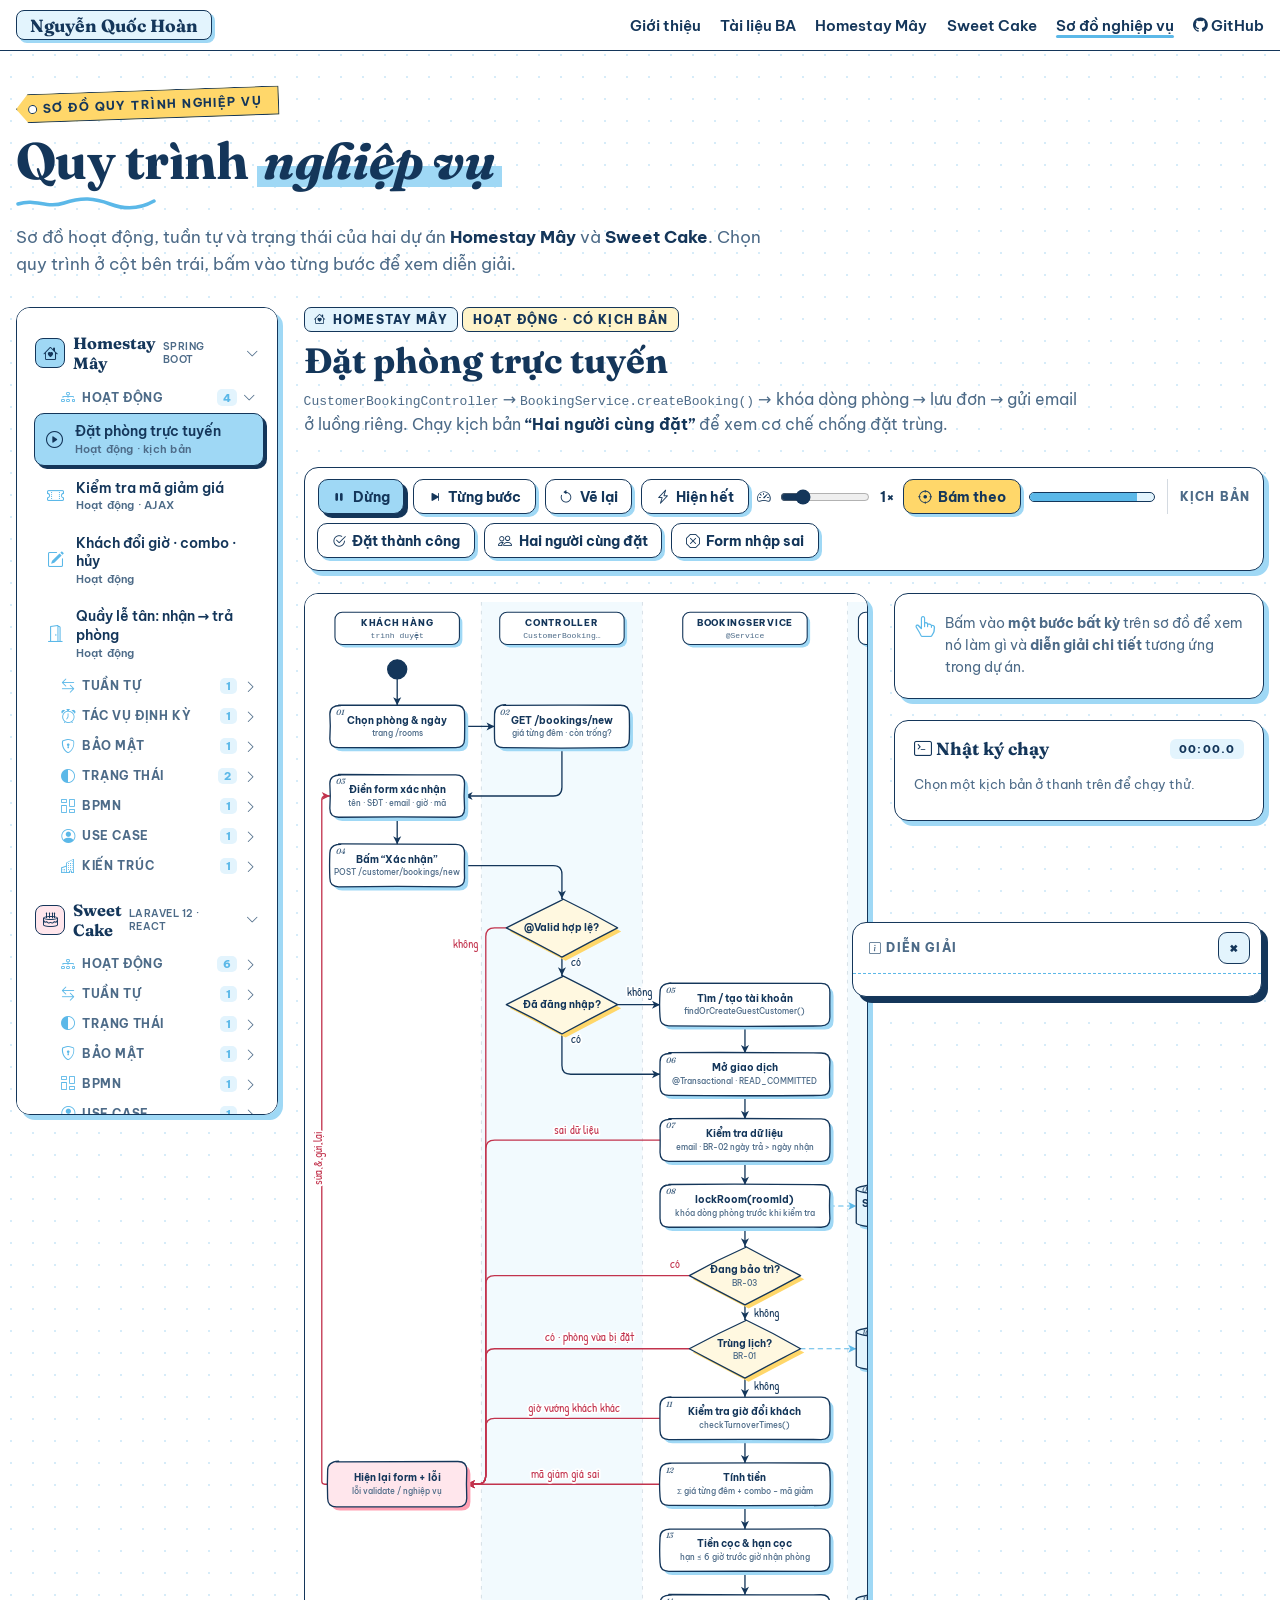
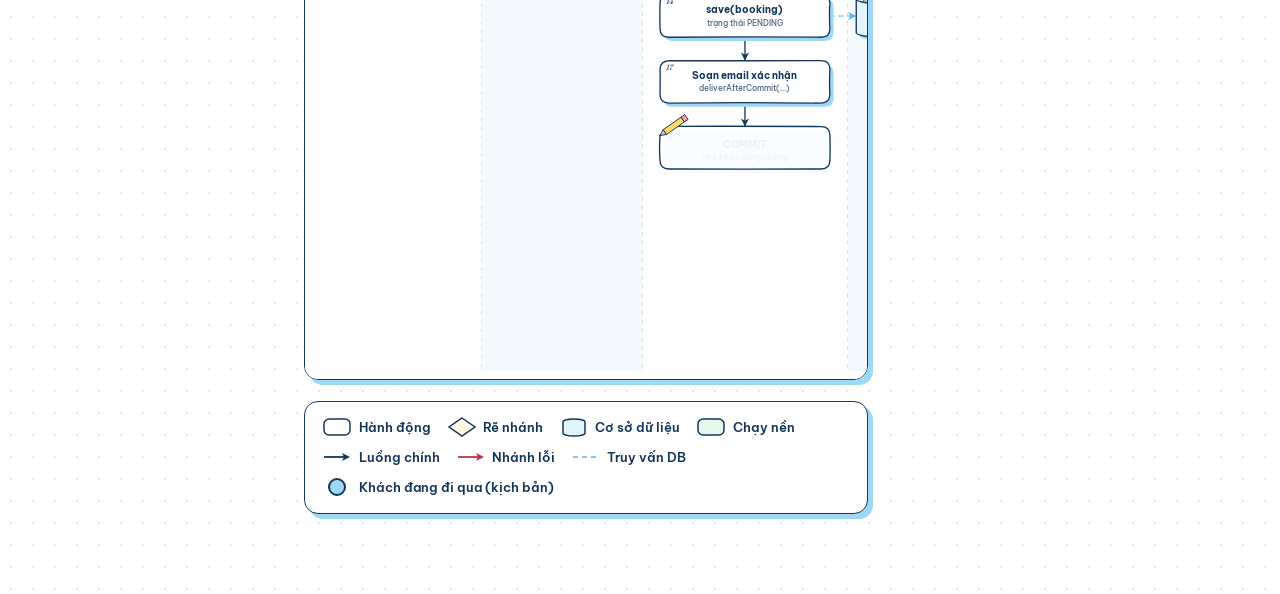
<file: so-do/luong-dat-phong.html>
<!DOCTYPE html>
<html lang="vi">
<head>
<meta charset="UTF-8">
<meta name="viewport" content="width=device-width, initial-scale=1">
<title>Sơ đồ nghiệp vụ</title>
<meta name="description" content="24 sơ đồ: hoạt động, tuần tự, trạng thái, BPMN, use case và kiến trúc của Homestay Mây và Sweet Cake.">
<meta property="og:type" content="website">
<meta property="og:title" content="Sơ đồ nghiệp vụ · Nguyễn Quốc Hoàn">
<meta property="og:description" content="24 sơ đồ: hoạt động, tuần tự, trạng thái, BPMN, use case và kiến trúc của Homestay Mây và Sweet Cake.">
<meta property="og:url" content="https://ngynquchn2511.github.io/so-do/luong-dat-phong.html">
<meta property="og:image" content="https://ngynquchn2511.github.io/assets/img/og-cover.png">
<meta property="og:image:width" content="1200">
<meta property="og:image:height" content="630">
<meta name="twitter:card" content="summary_large_image">
<link rel="preconnect" href="https://fonts.googleapis.com">
<link href="https://fonts.googleapis.com/css2?family=Fraunces:ital,opsz,wght@0,9..144,600;0,9..144,700;1,9..144,600;1,9..144,700&family=Be+Vietnam+Pro:wght@400;500;600;700;800&family=Patrick+Hand&display=swap" rel="stylesheet">
<link href="https://cdn.jsdelivr.net/npm/bootstrap-icons@1.11.3/font/bootstrap-icons.min.css" rel="stylesheet">
<style>
/* Cung bo mau voi theme "eaut" cua Homestay May: giay cham bi, muc navy, xanh baby, bong do lech */
:root {
    --paper: #ffffff; --dot: #d6ecf9; --baby: #9fd8f5; --baby-soft: #e3f4fd; --baby-deep: #5bb8e8;
    --ink: #14365a; --ink-soft: #4d6b88; --sun: #ffd76a; --rose: #ff9fb2; --rose-soft: #ffe6ec; --red: #c2334d;
    --mint: #bdeccf; --mint-soft: #e9f8ef; --sun-soft: #fff4c9; --green: #1d8a4e;
    --line: 1.5px solid var(--ink); --pop: 5px 5px 0 var(--baby); --pop-hover: 8px 8px 0 var(--baby-deep);
    --display: 'Fraunces', Georgia, serif; --hand: 'Patrick Hand', 'Comic Sans MS', cursive;
}
* { box-sizing: border-box; }
html { scroll-behavior: auto; }
body { margin: 0; font-family: 'Be Vietnam Pro', system-ui, sans-serif; color: var(--ink); overflow-x: hidden;
    background-color: var(--paper); background-image: radial-gradient(var(--dot) 1.3px, transparent 1.3px); background-size: 22px 22px; }

/* ---------- Header ---------- */
header.top { position: sticky; top: 0; z-index: 30; background: var(--paper); border-bottom: var(--line); }
.top .in { max-width: 1340px; margin: auto; padding: .65rem 16px; display: flex; align-items: center; justify-content: space-between; gap: 1rem; }
.brand { font-family: var(--display); font-weight: 700; font-size: 1.1rem; padding: .2rem .8rem; border: var(--line); border-radius: 8px;
    background: var(--baby-soft); box-shadow: 3px 3px 0 var(--baby); color: var(--ink); text-decoration: none; }
.top nav { display: flex; gap: 1.2rem; font-weight: 600; font-size: .92rem; }
.top nav a { color: var(--ink); text-decoration: none; position: relative; }
.top nav a::after { content: ''; position: absolute; left: 0; right: 100%; bottom: -3px; height: 3px; border-radius: 3px; background: var(--baby-deep); transition: right .25s; }
.top nav a:hover::after, .top nav a.on::after { right: 0; }
@media (max-width: 640px) { .top nav { display: none; } }

main { max-width: 1340px; margin: auto; padding: 2.4rem 16px 5rem; }

/* ---------- Tieu de: tem hanh ly ---------- */
.eyebrow { position: relative; display: inline-block; padding: .38rem 1rem .38rem 1.6rem; font-size: .76rem; font-weight: 700; letter-spacing: .12em;
    text-transform: uppercase; background: var(--sun); border: var(--line); clip-path: polygon(12px 0, 100% 0, 100% 100%, 12px 100%, 0 50%); transform: rotate(-2deg); }
.eyebrow::before { content: ''; position: absolute; left: 11px; top: 50%; width: 7px; height: 7px; margin-top: -3.5px; border-radius: 50%; background: var(--paper); border: 1.5px solid var(--ink); }
h1 { font-family: var(--display); font-size: clamp(2rem, 4.6vw, 3.2rem); line-height: 1.1; margin: .9rem 0 .4rem; letter-spacing: -.01em; }
.hl { font-style: italic; padding: 0 .12em; background: linear-gradient(transparent 58%, var(--baby) 58%, var(--baby) 92%, transparent 92%); }
.divider { width: 140px; height: 14px; background: url("data:image/svg+xml,%3Csvg xmlns='http://www.w3.org/2000/svg' width='140' height='14' viewBox='0 0 140 14'%3E%3Cpath d='M2 8 C 20 2, 30 13, 48 7 S 78 2, 94 8 S 124 13, 138 5' fill='none' stroke='%235bb8e8' stroke-width='3.5' stroke-linecap='round'/%3E%3C/svg%3E") no-repeat; }
.lead { color: var(--ink-soft); font-size: 1.05rem; max-width: 760px; margin: .9rem 0 0; line-height: 1.6; }
.lead b { color: var(--ink); }

/* ---------- Thanh dieu khien ---------- */
.toolbar { position: sticky; top: 64px; z-index: 20; display: flex; flex-wrap: wrap; align-items: center; gap: .55rem;
    margin: 1.8rem 0 1.4rem; padding: .7rem .8rem; background: var(--paper); border: var(--line); border-radius: 14px; box-shadow: var(--pop); }
.btn { font: inherit; font-size: .88rem; font-weight: 700; display: inline-flex; align-items: center; gap: .4rem; padding: .48rem .85rem;
    color: var(--ink); background: var(--paper); border: var(--line); border-radius: 10px; box-shadow: 3px 3px 0 var(--baby); cursor: pointer;
    transition: transform .12s, box-shadow .12s, background .15s; white-space: nowrap; }
.btn:hover { background: var(--baby-soft); transform: translate(-1px, -1px); box-shadow: 4px 4px 0 var(--baby-deep); }
.btn:active { transform: translate(3px, 3px); box-shadow: 0 0 0 transparent; }
.btn.primary { background: var(--baby); box-shadow: 4px 4px 0 var(--ink); }
.btn.primary:hover { background: var(--baby-deep); box-shadow: 5px 5px 0 var(--ink); }
.btn.on { background: var(--sun); }
.btn:focus-visible { outline: 3px solid var(--baby-deep); outline-offset: 2px; }
.sep { width: 1.5px; align-self: stretch; background: var(--ink); opacity: .18; margin: 0 .2rem; }
.grp-label { font-size: .72rem; font-weight: 800; letter-spacing: .1em; text-transform: uppercase; color: var(--ink-soft); }
.speed { display: inline-flex; align-items: center; gap: .45rem; font-size: .85rem; font-weight: 700; }
.speed input { accent-color: var(--ink); width: 90px; }
.progress { flex: 1 1 120px; min-width: 120px; height: 10px; border: var(--line); border-radius: 6px; overflow: hidden; background: var(--baby-soft); }
.progress i { display: block; height: 100%; width: 0; background: var(--baby-deep); }

/* ---------- Bo cuc ---------- */
.layout { display: grid; grid-template-columns: minmax(0, 1fr) 370px; gap: 1.6rem; align-items: start; }
.card { background: var(--paper); border: var(--line); border-radius: 14px; box-shadow: var(--pop); }
.diagram { padding: .5rem; overflow-x: auto; }
svg#d { display: block; width: 100%; min-width: 820px; height: auto; }
.side { position: sticky; top: 150px; display: grid; gap: 1.3rem; }
@media (max-width: 1060px) { .layout { grid-template-columns: 1fr; } .side { position: static; } .toolbar { top: 0; } }
.panel { padding: 1.1rem 1.2rem 1.2rem; }
.tag { display: inline-block; font-size: .7rem; font-weight: 800; letter-spacing: .1em; text-transform: uppercase; background: var(--baby-soft); border-radius: 6px; padding: .2rem .55rem; }
.tag.lane { background: var(--sun); }
.panel h3 { font-family: var(--display); font-size: 1.35rem; margin: .55rem 0 .45rem; line-height: 1.2; }
.panel p { margin: 0 0 .7rem; color: var(--ink-soft); line-height: 1.6; font-size: .92rem; }
.panel p b, .panel li b { color: var(--ink); }
.panel ul { margin: 0 0 .7rem; padding-left: 1.1rem; color: var(--ink-soft); font-size: .9rem; line-height: 1.6; }
pre.code { margin: .4rem 0 .5rem; padding: .8rem .9rem; background: #0f2a47; color: #e3f4fd; border: var(--line); border-radius: 10px;
    font: .74rem/1.55 ui-monospace, 'Cascadia Code', Consolas, monospace; overflow: auto; max-height: 300px; white-space: pre; }
pre.code .c { color: #8fb4d6; font-style: italic; }
pre.code .k { color: var(--sun); }
pre.code .s { color: var(--mint); }
.ref { font: .76rem ui-monospace, Consolas, monospace; color: var(--ink-soft); word-break: break-all; }
.hint { display: flex; gap: .6rem; align-items: flex-start; font-size: .9rem; color: var(--ink-soft); line-height: 1.55; }
.hint i { font-size: 1.3rem; color: var(--baby-deep); }
.panel .head { display: flex; align-items: center; justify-content: space-between; gap: .5rem; }
.panel .head h4 { font-family: var(--display); font-size: 1.1rem; margin: 0; }
ol.log { list-style: none; margin: .6rem 0 0; padding: 0; max-height: 280px; overflow: auto; font-size: .84rem; }
ol.log li { display: flex; gap: .55rem; align-items: flex-start; padding: .38rem 0; border-bottom: 1.5px dashed var(--baby-soft); line-height: 1.45; animation: logIn .3s ease; }
ol.log li.bad { color: var(--red); font-weight: 600; }
ol.log li.good { font-weight: 600; }
ol.log .who { flex: none; width: 22px; height: 22px; border-radius: 50%; display: grid; place-items: center; font-size: .7rem; font-weight: 800; border: 1.5px solid var(--ink); }
ol.log .empty { color: var(--ink-soft); border: 0; }
@keyframes logIn { from { opacity: 0; transform: translateX(8px); } }
.legend { display: flex; flex-wrap: wrap; gap: .5rem 1rem; padding: .9rem 1.1rem; font-size: .8rem; font-weight: 600; margin-top: 1.3rem; }
.legend span { display: inline-flex; align-items: center; gap: .4rem; }
.legend svg { flex: none; }

/* ---------- SVG ---------- */
.lane-bg.odd { fill: rgba(227, 244, 253, .45); }
.lane-bg.even { fill: rgba(255, 255, 255, .55); }
.lane-sep { stroke: var(--ink); stroke-opacity: .2; stroke-dasharray: 5 7; }
.lane-pill { fill: var(--paper); stroke: var(--ink); stroke-width: 1.5; }
.lane-pill-sh { fill: var(--baby); }
.lane-txt { font: 800 12.5px 'Be Vietnam Pro', sans-serif; letter-spacing: .08em; fill: var(--ink); text-anchor: middle; text-transform: uppercase; }
.lane-sub { font: 500 11px ui-monospace, Consolas, monospace; fill: var(--ink-soft); text-anchor: middle; }

.node { cursor: pointer; }
.node .body { fill: var(--paper); stroke: var(--ink); stroke-width: 1.8; stroke-linejoin: round; stroke-linecap: round; transition: fill .25s; }
.node .extra { fill: none; stroke: var(--ink); stroke-width: 1.8; stroke-linecap: round; }
.node .sh { fill: var(--baby); }
.node.t-decision .body { fill: #fff8e0; }
.node.t-decision .sh { fill: var(--sun); }
.node.t-db .body { fill: var(--baby-soft); }
.node.t-error .body { fill: var(--rose-soft); }
.node.t-error .sh { fill: var(--rose); }
.node.t-note .body { fill: #fff4c9; }
.node.t-note .sh { fill: var(--sun); }
.node.t-async .body { fill: var(--mint-soft); }
.node.t-async .sh { fill: var(--mint); }
.node.t-start .body, .node.t-end .dot { fill: var(--ink); }
.node:hover .body { fill: var(--baby-soft); }
.node.t-start:hover .body { fill: var(--ink); }
.node.sel .body { stroke-width: 3.2; }
.node.sel .sh { fill: var(--baby-deep); }
.node.hot .body { fill: var(--sun) !important; }
.node.waiting .body { animation: waitPulse .9s ease-in-out infinite; }
@keyframes waitPulse { 50% { fill: #ffe9a6; stroke-width: 3; } }
.n-title { font: 700 13.5px 'Be Vietnam Pro', sans-serif; fill: var(--ink); text-anchor: middle; pointer-events: none; }
.n-sub { font: 500 10.8px 'Be Vietnam Pro', sans-serif; fill: var(--ink-soft); text-anchor: middle; pointer-events: none; }
.n-no { font: italic 600 10.5px 'Fraunces', serif; fill: var(--ink-soft); pointer-events: none; }

.edge .ln { fill: none; stroke: var(--ink); stroke-width: 1.8; stroke-linecap: round; stroke-linejoin: round; }
.edge.k-side .ln, .edge.k-async .ln { stroke-dasharray: 6 6; stroke-width: 1.6; }
.edge.k-side .ln { stroke: var(--baby-deep); }
.edge.k-async .ln { stroke: #1d8a4e; }
.edge.k-err .ln { stroke: var(--red); }
.edge .arw { fill: var(--ink); }
.edge.k-side .arw { fill: var(--baby-deep); }
.edge.k-async .arw { fill: #1d8a4e; }
.edge.k-err .arw { fill: var(--red); }
.edge .lbl { font: 17px var(--hand); fill: var(--ink); paint-order: stroke; stroke: #fff; stroke-width: 5px; stroke-linejoin: round; }
.edge.k-err .lbl { fill: var(--red); }
.edge.k-async .lbl { fill: #1d8a4e; }
.edge .trail { fill: none; stroke-width: 5; stroke-linecap: round; stroke-linejoin: round; opacity: .55; }
.edge.flash .ln { stroke-width: 3.4; }

.token circle { stroke: var(--ink); stroke-width: 2; }
.token text { font: 800 11px 'Be Vietnam Pro', sans-serif; fill: var(--ink); text-anchor: middle; dominant-baseline: central; }
.lock-badge text { font: 700 11px 'Be Vietnam Pro', sans-serif; fill: var(--ink); }
.lock-badge rect { fill: var(--sun); stroke: var(--ink); stroke-width: 1.5; }
#pencil { pointer-events: none; transition: opacity .3s; }

@media (prefers-reduced-motion: reduce) { .node.waiting .body { animation: none; } }

/* ---------- Trang nhieu luong: sidebar chon luong ---------- */
main.fl { max-width: 1720px; }
.fl-grid { display: grid; grid-template-columns: 262px minmax(0, 1fr); gap: 1.6rem; align-items: start; margin-top: 1.8rem; }
.fl-side { position: sticky; top: 76px; max-height: calc(100vh - 92px); overflow: auto; padding: .9rem .75rem 1rem; }
.fl-side h5 { display: flex; align-items: center; gap: .5rem; margin: .9rem .4rem .5rem; font: 700 1.02rem var(--display); }
.fl-side .grp:first-child h5 { margin-top: .2rem; }
.fl-side h5 small { font: 600 .66rem 'Be Vietnam Pro', sans-serif; letter-spacing: .05em; color: var(--ink-soft); text-transform: uppercase; margin-left: auto; text-align: right; }
.fl-side h5 i { width: 30px; height: 30px; display: grid; place-items: center; border: var(--line); border-radius: 8px; background: var(--baby); font-size: .95rem; flex: none; }
.fl-side .grp + .grp h5 i { background: var(--rose-soft); }
.fl-side a { display: grid; grid-template-columns: auto 1fr; gap: .1rem .6rem; align-items: center; padding: .5rem .6rem; margin: .18rem 0; border: 1.5px solid transparent;
    border-radius: 10px; color: var(--ink); text-decoration: none; font-size: .88rem; font-weight: 600; line-height: 1.3; transition: background .15s, border-color .15s, transform .12s; }
.fl-side a i { grid-row: span 2; font-size: 1.05rem; color: var(--baby-deep); width: 20px; text-align: center; }
.fl-side a small { font-size: .7rem; font-weight: 600; color: var(--ink-soft); letter-spacing: .02em; }
.fl-side a:hover { background: var(--baby-soft); }
.fl-side a.on { background: var(--baby); border-color: var(--ink); box-shadow: 3px 3px 0 var(--ink); transform: translate(-1px, -1px); }
.fl-side a.on i { color: var(--ink); }
.fl-side .count { font-size: .72rem; color: var(--ink-soft); padding: .6rem .5rem 0; border-top: 1.5px dashed var(--baby-soft); margin-top: .7rem; }

/* -------- Accordion: san pham → loai → bieu do -------- */
.grp-toggle {
    font: 700 1.02rem var(--display); display: flex; align-items: center; gap: .45rem;
    width: 100%; text-align: left; background: none; border: none; cursor: pointer;
    color: var(--ink); padding: .5rem .4rem; margin: .2rem 0 0; border-radius: 9px; transition: background .15s;
}
.grp + .grp .grp-toggle { margin-top: .75rem; }
.grp-toggle:hover { background: var(--baby-soft); }
.grp-ic {
    width: 30px; height: 30px; display: grid; place-items: center;
    border: var(--line); border-radius: 8px; background: var(--baby); font-size: .95rem; flex: none;
}
.grp + .grp .grp-ic { background: var(--rose-soft); }
.grp-name { flex: 1; font: inherit; }
.grp-toggle small {
    font: 600 .65rem 'Be Vietnam Pro', sans-serif; letter-spacing: .05em; color: var(--ink-soft); text-transform: uppercase;
}
.grp-chev, .type-chev {
    font-size: .8rem; transition: transform .22s; color: var(--ink-soft); flex: none;
}
.grp-toggle[aria-expanded="false"] .grp-chev,
.type-toggle[aria-expanded="false"] .type-chev { transform: rotate(-90deg); }
.grp-body.closed { display: none; }

.type-grp { margin: .15rem 0; }
.type-toggle {
    font: 700 .76rem 'Be Vietnam Pro', sans-serif; letter-spacing: .05em; text-transform: uppercase;
    display: flex; align-items: center; gap: .4rem; width: 100%;
    text-align: left; background: none; border: none; cursor: pointer;
    color: var(--ink-soft); padding: .3rem .5rem .3rem 2rem;
    border-radius: 8px; transition: background .15s, color .15s;
}
.type-toggle:hover { background: var(--baby-soft); color: var(--ink); }
.type-toggle > .ti { color: var(--baby-deep); font-size: .88rem; }
.type-toggle > span { flex: 1; }
.type-toggle .tc { font-size: .68rem; font-weight: 800; background: var(--baby-soft); color: var(--baby-deep); padding: .07rem .36rem; border-radius: 5px; }
.type-body { display: none; padding-left: .4rem; }
.type-body.open { display: block; }

@media (max-width: 1000px) {
    .fl-grid { grid-template-columns: 1fr; }
    .fl-side { position: sticky; top: 55px; z-index: 25; max-height: none; display: flex; gap: .35rem; overflow-x: auto; padding: .5rem .75rem;
        background: var(--paper); border-radius: 0; border-left: none; border-right: none; border-top: none;
        scrollbar-width: none; -webkit-overflow-scrolling: touch; }
    .fl-side::-webkit-scrollbar { display: none; }
    .fl-side .count, .grp-toggle, .type-toggle { display: none; }
    .fl-side .grp, .grp-body, .grp-body.closed, .type-grp, .type-body { display: contents !important; }
    .fl-side a { flex: none; grid-template-columns: auto; white-space: nowrap; font-size: .82rem; padding: .4rem .65rem; }
    .fl-side a i, .fl-side a small { display: none; }
}
@media (max-width: 480px) {
    main.fl { padding: 1.2rem 12px 4rem; }
    .fl-grid { margin-top: .9rem; gap: 1rem; }
    .flow-head h2 { font-size: 1.35rem; }
    .flow-head p { font-size: .88rem; }
    .flow .canvas { padding: .3rem; }
}
.flow[hidden] { display: none; }
.flow-head { display: flex; flex-wrap: wrap; gap: .8rem 1.4rem; align-items: flex-end; justify-content: space-between; margin-bottom: 1rem; }
.flow-head h2 { font-family: var(--display); font-size: clamp(1.6rem, 3vw, 2.2rem); margin: .55rem 0 .35rem; line-height: 1.15; }
.flow-head p { margin: 0; color: var(--ink-soft); max-width: 780px; line-height: 1.6; }
.flow-head p b { color: var(--ink); }
.flow-head .acts { display: flex; gap: .5rem; }
.proj-tag { display: inline-flex; align-items: center; gap: .35rem; font-size: .72rem; font-weight: 800; letter-spacing: .1em; text-transform: uppercase;
    padding: .25rem .6rem; border: var(--line); border-radius: 7px; background: var(--baby-soft); }
.proj-tag.sc { background: var(--rose-soft); }
.proj-tag.kind { background: var(--sun-soft); }
.flow .canvas { padding: .6rem; overflow-x: auto; }
.flow .canvas svg { display: block; width: 100%; min-width: 760px; height: auto; margin: 0 auto; }
.flow .canvas svg.sk { max-width: 1180px; }
.flow .tip { font-size: .84rem; color: var(--ink-soft); margin: .8rem .2rem 0; display: flex; gap: .4rem; align-items: center; }

/* Bang chi tiet noi */
.dock { position: fixed; right: 18px; bottom: 18px; z-index: 60; width: min(410px, calc(100vw - 32px)); max-height: min(72vh, 660px); display: flex; flex-direction: column;
    background: var(--paper); border: var(--line); border-radius: 14px; box-shadow: 6px 6px 0 var(--ink); transform: translateY(calc(100% + 40px)); transition: transform .35s cubic-bezier(.2, .9, .3, 1.15); }
.dock.open { transform: none; }
.dock .dock-top { display: flex; align-items: center; justify-content: space-between; padding: .55rem .7rem .55rem 1rem; border-bottom: 1.5px dashed var(--baby-deep);
    font-size: .74rem; font-weight: 800; letter-spacing: .1em; text-transform: uppercase; color: var(--ink-soft); }
.dock .x { font: inherit; font-size: 1.1rem; width: 32px; height: 32px; border: var(--line); border-radius: 9px; background: var(--baby-soft); cursor: pointer; color: var(--ink); }
.dock .x:hover { background: var(--sun); }
#dock-body { padding: .3rem 1.1rem 1.1rem; overflow: auto; }
#dock-body h3 { font-family: var(--display); font-size: 1.28rem; margin: .5rem 0 .45rem; }
#dock-body p, #dock-body ul { margin: 0 0 .7rem; color: var(--ink-soft); font-size: .92rem; line-height: 1.6; }
#dock-body p b, #dock-body li b { color: var(--ink); }
#dock-body ul { padding-left: 1.1rem; }
@media (max-width: 640px) { .dock { right: 0; left: 0; bottom: 0; width: 100%; border-radius: 14px 14px 0 0; max-height: 62vh; } }
.totop { position: fixed; right: 18px; bottom: 18px; z-index: 55; width: 48px; height: 48px; display: grid; place-items: center; font-size: 1.3rem;
    color: var(--ink); background: var(--sun); border: var(--line); border-radius: 12px; box-shadow: 4px 4px 0 var(--ink); cursor: pointer;
    opacity: 0; transform: translateY(16px); pointer-events: none; transition: opacity .25s, transform .25s, box-shadow .12s; }
.totop.show { opacity: 1; transform: none; pointer-events: auto; }
.totop:hover { box-shadow: 6px 6px 0 var(--ink); transform: translate(-2px, -2px); }
.dock.open ~ .totop { opacity: 0; pointer-events: none; }
</style>
<link href="../assets/css/sketch.css" rel="stylesheet">
</head>
<body>

<header class="top">
    <div class="in">
        <a class="brand" href="../index.html">Nguyễn Quốc Hoàn</a>
        <nav>
            <a href="../index.html">Giới thiệu</a>
            <a href="../tai-lieu-phan-tich.html">Tài liệu BA</a>
            <a href="../homestay-may.html">Homestay Mây</a>
            <a href="../sweet-cake.html">Sweet Cake</a>
            <a href="../so-do/luong-dat-phong.html" class="on">Sơ đồ nghiệp vụ</a>
            <a href="https://github.com/ngynquchn2511" target="_blank" rel="noopener"><i class="bi bi-github"></i> GitHub</a>
        </nav>
    </div>
</header>

<main class="fl">
    <span class="eyebrow">Sơ đồ quy trình nghiệp vụ</span>
    <h1>Quy trình <span class="hl">nghiệp vụ</span></h1>
    <div class="divider"></div>
    <p class="lead">
        Sơ đồ hoạt động, tuần tự và trạng thái của hai dự án <b>Homestay Mây</b> và <b>Sweet Cake</b>.
        Chọn quy trình ở cột bên trái, bấm vào từng bước để xem diễn giải.
    </p>

    <div class="fl-grid">
        <nav class="card fl-side" id="flSide" aria-label="Chọn luồng"></nav>
        <div class="fl-content" id="flContent">
            <section class="flow" id="f-dat-phong" data-id="dat-phong">
                <div class="flow-head">
                    <div>
                        <span class="proj-tag"><i class="bi bi-house-heart"></i>Homestay Mây</span> <span class="proj-tag kind">Hoạt động · có kịch bản</span>
                        <h2>Đặt phòng trực tuyến</h2>
                        <p><code>CustomerBookingController</code> → <code>BookingService.createBooking()</code> → khóa dòng phòng → lưu đơn → gửi email ở luồng riêng. Chạy kịch bản <b>“Hai người cùng đặt”</b> để xem cơ chế chống đặt trùng.</p>
                    </div>
                </div>
            <div class="toolbar" role="toolbar" aria-label="Điều khiển sơ đồ">
                <button class="btn primary" id="bPlay"><i class="bi bi-play-fill"></i><span>Phát</span></button>
                <button class="btn" id="bStep" title="Vẽ bước tiếp theo"><i class="bi bi-skip-end-fill"></i>Từng bước</button>
                <button class="btn" id="bReplay" title="Xóa và vẽ lại từ đầu"><i class="bi bi-arrow-counterclockwise"></i>Vẽ lại</button>
                <button class="btn" id="bAll" title="Hiện toàn bộ sơ đồ ngay"><i class="bi bi-lightning-charge"></i>Hiện hết</button>
                <label class="speed"><i class="bi bi-speedometer2"></i><input type="range" id="speed" min="0.5" max="3" step="0.25" value="1" aria-label="Tốc độ"><span id="speedV">1×</span></label>
                <button class="btn on" id="bFollow" title="Tự cuộn trang theo nét vẽ"><i class="bi bi-crosshair"></i>Bám theo</button>
                <div class="progress" aria-hidden="true"><i id="prog"></i></div>
                <span class="sep"></span>
                <span class="grp-label">Kịch bản</span>
                <button class="btn" data-sc="ok"><i class="bi bi-check2-circle"></i>Đặt thành công</button>
                <button class="btn" data-sc="race"><i class="bi bi-people"></i>Hai người cùng đặt</button>
                <button class="btn" data-sc="bad"><i class="bi bi-x-octagon"></i>Form nhập sai</button>
            </div>

            <div class="layout">
                <div>
                    <div class="card diagram"><svg id="d" viewBox="0 0 1120 1870" role="img" aria-label="Sơ đồ hoạt động luồng đặt phòng"></svg></div>
                    <div class="card legend" id="legend"></div>
                </div>
                <aside class="side">
                    <div class="card panel" id="detail">
                        <div class="hint"><i class="bi bi-hand-index-thumb"></i><div>Bấm vào <b>một bước bất kỳ</b> trên sơ đồ để xem nó làm gì và <b>diễn giải chi tiết</b> tương ứng trong dự án.</div></div>
                    </div>
                    <div class="card panel">
                        <div class="head"><h4><i class="bi bi-terminal"></i> Nhật ký chạy</h4><span class="tag" id="clock">00:00.0</span></div>
                        <ol class="log" id="log"><li class="empty">Chọn một kịch bản ở thanh trên để chạy thử.</li></ol>
                    </div>
                </aside>
            </div>
            </section>
        </div>
    </div>
</main>

<aside class="dock" id="dock" aria-live="polite">
    <div class="dock-top"><span><i class="bi bi-info-square"></i> Diễn giải</span><button class="x" aria-label="Đóng" onclick="document.getElementById('dock').classList.remove('open')">×</button></div>
    <div id="dock-body"></div>
</aside>

<script>
(() => {
'use strict';
const NS = 'http://www.w3.org/2000/svg';
const svg = document.getElementById('d');
const W = 1120, H = 1870;

/* ================= DU LIEU SO DO (lay tu code that) ================= */
const LANES = [
    { x: 0,   w: 230, t: 'Khách hàng',    s: 'trình duyệt' },
    { x: 230, w: 220, t: 'Controller',    s: 'CustomerBooking…' },
    { x: 450, w: 280, t: 'BookingService', s: '@Service' },
    { x: 730, w: 200, t: 'MySQL',         s: 'InnoDB' },
    { x: 930, w: 190, t: 'Bất đồng bộ',   s: 'email · scheduler' },
];
const CX = LANES.map(l => l.x + l.w / 2);
const SIZE = {
    action: [184, 58], action2: [232, 58], decision: [152, 80], db: [176, 64], error: [190, 62],
    note: [168, 64], async: [168, 58], start: [26, 26], end: [32, 32],
};
const N = {
    s0:  { l: 0, y: 92,   t: 'start' },
    n1:  { l: 0, y: 170,  t: 'action', ti: 'Chọn phòng & ngày', su: 'trang /rooms' },
    n2:  { l: 1, y: 170,  t: 'action', ti: 'GET /bookings/new', su: 'giá từng đêm · còn trống?' },
    n3:  { l: 0, y: 265,  t: 'action', ti: 'Điền form xác nhận', su: 'tên · SĐT · email · giờ · mã' },
    n4:  { l: 0, y: 360,  t: 'action', ti: 'Bấm “Xác nhận”', su: 'POST /customer/bookings/new' },
    d1:  { l: 1, y: 445,  t: 'decision', ti: '@Valid hợp lệ?' },
    d2:  { l: 1, y: 550,  t: 'decision', ti: 'Đã đăng nhập?' },
    n5:  { l: 2, y: 550,  t: 'action', ti: 'Tìm / tạo tài khoản', su: 'findOrCreateGuestCustomer()' },
    n6:  { l: 2, y: 645,  t: 'action', ti: 'Mở giao dịch', su: '@Transactional · READ_COMMITTED' },
    n7:  { l: 2, y: 735,  t: 'action', ti: 'Kiểm tra dữ liệu', su: 'email · BR-02 ngày trả > ngày nhận' },
    n8:  { l: 2, y: 825,  t: 'action', ti: 'lockRoom(roomId)', su: 'khóa dòng phòng trước khi kiểm tra' },
    db1: { l: 3, y: 825,  t: 'db', ti: 'SELECT … FOR UPDATE', su: 'PESSIMISTIC_WRITE · 5s' },
    d3:  { l: 2, y: 920,  t: 'decision', ti: 'Đang bảo trì?', su: 'BR-03' },
    d4:  { l: 2, y: 1020, t: 'decision', ti: 'Trùng lịch?', su: 'BR-01' },
    db2: { l: 3, y: 1020, t: 'db', ti: 'existsOverlapping…', su: 'đơn chồng khoảng ngày' },
    n9:  { l: 2, y: 1115, t: 'action', ti: 'Kiểm tra giờ đổi khách', su: 'checkTurnoverTimes()' },
    n10: { l: 2, y: 1205, t: 'action', ti: 'Tính tiền', su: 'Σ giá từng đêm + combo − mã giảm' },
    n11: { l: 2, y: 1295, t: 'action', ti: 'Tiền cọc & hạn cọc', su: 'hạn ≤ 6 giờ trước giờ nhận phòng' },
    n12: { l: 2, y: 1385, t: 'action', ti: 'save(booking)', su: 'trạng thái PENDING' },
    db3: { l: 3, y: 1385, t: 'db', ti: 'INSERT booking', su: 'bảng bookings' },
    a2:  { l: 4, y: 1385, t: 'note', ti: 'Scheduler 5 phút', su: 'quá hạn → CANCELLED' },
    n13: { l: 2, y: 1475, t: 'action', ti: 'Soạn email xác nhận', su: 'deliverAfterCommit(…)' },
    n14: { l: 2, y: 1565, t: 'action', ti: 'COMMIT', su: 'nhả khóa dòng phòng' },
    a1:  { l: 4, y: 1565, t: 'async', ti: 'Gửi email', su: 'luồng riêng, lỗi → log' },
    n15: { l: 1, y: 1655, t: 'action', ti: 'Redirect → trang đơn', su: '/bookings/{id}?token=…' },
    n16: { l: 0, y: 1745, t: 'action', ti: 'Trang đặt thành công', su: 'mã đơn + QR chuyển cọc' },
    e1:  { l: 0, y: 1830, t: 'end' },
    err: { l: 0, y: 1205, t: 'error', ti: 'Hiện lại form + lỗi', su: 'lỗi validate / nghiệp vụ' },
};
for (const [id, n] of Object.entries(N)) {
    n.id = id;
    n.cx = CX[n.l];
    const key = n.t === 'action' && n.l === 2 ? 'action2' : n.t;
    [n.w, n.h] = SIZE[key];
}
// Diem neo tren vien cua 1 nut
const A = (id, side) => {
    const n = N[id];
    if (side === 't') return [n.cx, n.y - n.h / 2];
    if (side === 'b') return [n.cx, n.y + n.h / 2];
    if (side === 'l') return [n.cx - n.w / 2, n.y];
    return [n.cx + n.w / 2, n.y];
};
const BUS = 236; // duong gom cac nhanh loi ve form
const toErr = (from, side) => [A(from, side), [BUS, N[from].y], [BUS, N.err.y], A('err', 'r')];

// kind: flow | err | side (truy van DB) | async
const EDGES = [
    ['s0', 'n1'], ['n1', 'n2'],
    ['n2', 'n3', { pts: [A('n2', 'b'), [CX[1], N.n3.y], A('n3', 'r')] }],
    ['n3', 'n4'],
    ['n4', 'd1', { pts: [A('n4', 'r'), [CX[1], N.n4.y], A('d1', 't')] }],
    ['d1', 'd2', { lb: 'có', lp: [352, 497] }],
    ['d1', 'err', { k: 'err', pts: toErr('d1', 'l'), lb: 'không', lp: [226, 472, 'end'] }],
    ['err', 'n3', { k: 'err', pts: [A('err', 'l'), [12, N.err.y], [12, N.n3.y], A('n3', 'l')], lb: 'sửa & gửi lại', lp: [12, 760, 'middle', -90] }],
    ['d2', 'n5', { lb: 'không', lp: [446, 538, 'middle'] }],
    ['d2', 'n6', { pts: [A('d2', 'b'), [CX[1], N.n6.y], A('n6', 'l')], lb: 'có', lp: [352, 602] }],
    ['n5', 'n6'], ['n6', 'n7'],
    ['n7', 'err', { k: 'err', pts: toErr('n7', 'l'), lb: 'sai dữ liệu', lp: [360, 727, 'middle'] }],
    ['n7', 'n8'],
    ['n8', 'db1', { k: 'side' }],
    ['n8', 'd3'],
    ['d3', 'err', { k: 'err', pts: toErr('d3', 'l'), lb: 'có', lp: [494, 910, 'middle'] }],
    ['d3', 'd4', { lb: 'không', lp: [602, 976] }],
    ['d4', 'db2', { k: 'side' }],
    ['d4', 'err', { k: 'err', pts: toErr('d4', 'l'), lb: 'có · phòng vừa bị đặt', lp: [378, 1010, 'middle'] }],
    ['d4', 'n9', { lb: 'không', lp: [602, 1076] }],
    ['n9', 'err', { k: 'err', pts: toErr('n9', 'l'), lb: 'giờ vướng khách khác', lp: [356, 1107, 'middle'] }],
    ['n9', 'n10'],
    ['n10', 'err', { k: 'err', lb: 'mã giảm giá sai', lp: [345, 1197, 'middle'] }],
    ['n10', 'n11'], ['n11', 'n12'],
    ['n12', 'db3', { k: 'side' }],
    ['a2', 'db3', { k: 'side', pts: [A('a2', 'l'), A('db3', 'r')] }],
    ['n12', 'n13'], ['n13', 'n14'],
    ['n14', 'a1', { k: 'async', lb: 'sau commit', lp: [830, 1556, 'middle'] }],
    ['n14', 'n15', { pts: [A('n14', 'b'), [CX[2], N.n15.y], A('n15', 'r')] }],
    ['n15', 'n16', { pts: [A('n15', 'b'), [CX[1], N.n16.y], A('n16', 'r')] }],
    ['n16', 'e1'],
];
const E = {};
for (const [from, to, o = {}] of EDGES) {
    const id = from + '-' + to;
    let pts = o.pts;
    if (!pts) {
        const a = N[from], b = N[to];
        if (a.l === b.l) pts = [A(from, 'b'), A(to, 't')];
        else if (a.cx < b.cx) pts = [A(from, 'r'), A(to, 'l')];
        else pts = [A(from, 'l'), A(to, 'r')];
    }
    E[id] = { id, from, to, k: o.k || 'flow', pts, lb: o.lb, lp: o.lp };
}

/* Thu tu ve: di theo dong chay, nhanh loi ve ngay sau nut sinh ra no */
const ORDER = ['lanes', 's0', 's0-n1', 'n1', 'n1-n2', 'n2', 'n2-n3', 'n3', 'n3-n4', 'n4', 'n4-d1', 'd1',
    'd1-err', 'err', 'err-n3', 'd1-d2', 'd2', 'd2-n5', 'n5', 'd2-n6', 'n6', 'n5-n6', 'n6-n7', 'n7', 'n7-err',
    'n7-n8', 'n8', 'n8-db1', 'db1', 'n8-d3', 'd3', 'd3-err', 'd3-d4', 'd4', 'd4-db2', 'db2', 'd4-err',
    'd4-n9', 'n9', 'n9-err', 'n9-n10', 'n10', 'n10-err', 'n10-n11', 'n11', 'n11-n12', 'n12', 'n12-db3', 'db3',
    'a2', 'a2-db3', 'n12-n13', 'n13', 'n13-n14', 'n14', 'n14-a1', 'a1', 'n14-n15', 'n15', 'n15-n16', 'n16', 'n16-e1', 'e1'];

/* ================= CHI TIET TUNG BUOC ================= */
const CTRL = 'controller/CustomerBookingController.java';
const SVC = 'service/BookingService.java';
const INFO = {
    s0: { t: 'Bắt đầu', d: 'Khách mở website Homestay Mây. Không bắt buộc đăng nhập — khách vãng lai vẫn đặt được phòng.' },
    n1: { t: 'Chọn phòng & ngày', d: 'Khách lọc phòng trống theo ngày nhận / trả, chọn số khách và có thể chọn thêm <b>combo</b> (BBQ, đưa đón…).' },
    n2: { t: 'Dựng trang xác nhận', d: 'Server tính <b>giá từng đêm</b> (ngày thường / cuối tuần / lễ có giá khác nhau), kiểm tra phòng còn trống và giờ nhận/trả bị giới hạn bởi khách trước/sau. Nếu đã đăng nhập thì điền sẵn họ tên, SĐT, email.',
        c: `<span class="k">@GetMapping</span>(<span class="s">"/new"</span>)
<span class="k">public</span> String confirmForm(Long roomId, LocalDate checkIn, ...) {
    rebuildModel(model, roomId, checkIn, checkOut, guests, comboId);
    request.setCheckInTime(DEFAULT_CHECK_IN_TIME);   <span class="c">// 14:00</span>
    request.setCheckOutTime(DEFAULT_CHECK_OUT_TIME); <span class="c">// 12:00</span>
    <span class="c">// Ngay doi khach: khong nhan som hon gio khach truoc tra</span>
    <span class="k">if</span> (availability.earliestCheckIn() != <span class="k">null</span> && ...)
        request.setCheckInTime(availability.earliestCheckIn());
    <span class="k">if</span> (userDetails != <span class="k">null</span>) { <span class="c">/* dien san thong tin */</span> }
    <span class="k">return</span> <span class="s">"customer/booking-confirm"</span>;
}`, r: CTRL + ' · confirmForm()' },
    n3: { t: 'Điền form xác nhận', d: 'Họ tên, SĐT, email, giờ nhận/trả (chọn mỗi 30 phút), combo và mã giảm giá. Nút <b>“Kiểm tra mã”</b> gọi AJAX <code>/check-discount</code> để xem trước số tiền giảm mà không tải lại trang.' },
    n4: { t: 'Gửi đơn', d: 'Form gửi <b>POST /customer/bookings/new</b> kèm CSRF token (Spring Security).' },
    d1: { t: '@Valid hợp lệ?', d: 'Bean Validation kiểm tra <code>BookingConfirmRequest</code>. Sai thì trả lại đúng trang form kèm thông báo — không tạo đơn.',
        c: `<span class="k">@PostMapping</span>(<span class="s">"/new"</span>)
<span class="k">public</span> String createBooking(...,
        <span class="k">@Valid</span> <span class="k">@ModelAttribute</span> BookingConfirmRequest request,
        BindingResult bindingResult, ...) {
    <span class="k">if</span> (bindingResult.hasErrors()) {
        rebuildModel(model, roomId, checkIn, checkOut, guests, comboId);
        <span class="k">return</span> <span class="s">"customer/booking-confirm"</span>;
    }`, r: CTRL + ' · createBooking()' },
    d2: { t: 'Đã đăng nhập?', d: 'Đã đăng nhập thì gắn đơn vào tài khoản đó. Chưa thì hệ thống <b>tự tìm / tạo tài khoản theo email</b> — khách không cần biết mình “có tài khoản”.',
        c: `User customer = (userDetails != <span class="k">null</span>)
        ? userDetails.getUser()
        : customerManagementService.findOrCreateGuestCustomer(
                request.getGuestName(), request.getGuestEmail(), request.getGuestPhone());`, r: CTRL + ' · createBooking()' },
    n5: { t: 'Tìm / tạo tài khoản khách', d: 'Tra theo email; chưa có thì tạo tài khoản khách hàng mới để lưu lịch sử đặt phòng.' },
    n6: { t: 'Mở giao dịch READ_COMMITTED', d: 'Toàn bộ kiểm tra + lưu đơn chạy trong <b>một giao dịch</b>. Mức cô lập <b>READ_COMMITTED</b> (thay vì REPEATABLE READ mặc định của MySQL) để sau khi chờ khóa, câu kiểm tra trùng lịch đọc được đơn mà người trước <b>vừa commit</b> — không đọc “ảnh chụp” cũ.',
        c: `<span class="c">// Khach dat online: don cho xac nhan, kem tien coc + han coc</span>
<span class="k">@Transactional</span>(isolation = Isolation.READ_COMMITTED)
<span class="k">public</span> Booking createBooking(User customer, Long roomId, ...) {
    Booking booking = buildBooking(customer, roomId, ...);
    ...
}`, r: SVC + ':208' },
    n7: { t: 'Kiểm tra dữ liệu', d: 'Kiểm tra lại ở tầng service (không tin dữ liệu từ trình duyệt):',
        ul: ['Họ tên, SĐT, email bắt buộc; email đúng định dạng', '<b>BR-02</b>: ngày trả phải sau ngày nhận', 'Ngày nhận không được ở quá khứ'],
        c: `<span class="k">if</span> (!guestEmail.trim().matches(<span class="s">"^[^\\\\s@]+@[^\\\\s@]+\\\\.[^\\\\s@]+$"</span>))
    <span class="k">throw</span> BusinessException.of(<span class="s">"err.guestEmailInvalid"</span>);
<span class="c">// BR-02</span>
<span class="k">if</span> (!checkOutDate.isAfter(checkInDate))
    <span class="k">throw</span> BusinessException.of(<span class="s">"err.checkOutAfterCheckIn"</span>);
<span class="k">if</span> (checkInDate.isBefore(LocalDate.now()))
    <span class="k">throw</span> BusinessException.of(<span class="s">"err.checkInPast"</span>);`, r: SVC + ' · buildBooking()' },
    n8: { t: 'Khóa dòng phòng', d: 'Điểm mấu chốt chống <b>đặt trùng</b>: hai người đặt cùng một phòng cùng lúc sẽ phải <b>xếp hàng</b>. Người sau chờ tối đa 5 giây; quá thì báo “phòng đang bận”, không treo request.',
        c: `<span class="c">// Khoa dong phong den het giao dich</span>
<span class="k">private</span> Optional&lt;Room&gt; lockRoom(Long roomId) {
    <span class="k">try</span> {
        <span class="k">return</span> roomRepository.findByIdForUpdate(roomId);
    } <span class="k">catch</span> (PessimisticLockingFailureException | QueryTimeoutException ex) {
        <span class="k">throw</span> BusinessException.of(<span class="s">"err.roomBusy"</span>);
    }
}`, r: SVC + ':175' },
    db1: { t: 'SELECT … FOR UPDATE', d: 'Khóa ghi bi quan (pessimistic) trên đúng một dòng của bảng <code>rooms</code> — các phòng khác vẫn đặt bình thường song song.',
        c: `<span class="k">@Lock</span>(LockModeType.PESSIMISTIC_WRITE)
<span class="k">@QueryHints</span>(<span class="k">@QueryHint</span>(name = <span class="s">"jakarta.persistence.lock.timeout"</span>, value = <span class="s">"5000"</span>))
<span class="k">@Query</span>(<span class="s">"SELECT r FROM Room r WHERE r.id = :id"</span>)
Optional&lt;Room&gt; findByIdForUpdate(<span class="k">@Param</span>(<span class="s">"id"</span>) Long id);`, r: 'repository/RoomRepository.java:28' },
    d3: { t: 'Phòng đang bảo trì? (BR-03)', d: 'Phòng ở trạng thái <code>MAINTENANCE</code> thì không cho đặt.',
        c: `<span class="c">// BR-03</span>
<span class="k">if</span> (room.getStatus() == RoomStatus.MAINTENANCE)
    <span class="k">throw</span> BusinessException.of(<span class="s">"err.roomMaintenance"</span>);`, r: SVC + ' · buildBooking()' },
    d4: { t: 'Trùng lịch? (BR-01)', d: 'Kiểm tra <b>lần cuối ngay trước khi lưu</b> — phòng trường hợp phòng bị đặt mất trong lúc khách đang xem form. Nhờ đã giữ khóa ở bước trước, kết quả này không thể “cũ”.',
        c: `<span class="c">// BR-01 - kiem tra lai lan cuoi ngay truoc khi luu</span>
<span class="k">if</span> (bookingRepository.existsOverlappingBooking(roomId, checkInDate, checkOutDate)) {
    <span class="k">throw</span> BusinessException.rendered(t -> {
        String detail = availability.describe(t);
        <span class="k">return</span> detail != <span class="k">null</span> ? detail : t.t(<span class="s">"err.roomJustTaken"</span>);
    });
}`, r: SVC + ':277' },
    db2: { t: 'Truy vấn đơn chồng ngày', d: 'Chỉ tính các đơn đang giữ chỗ: <b>PENDING, CONFIRMED, CHECKED_IN</b>. Hai khoảng ngày chồng nhau khi <i>nhận cũ &lt; trả mới</i> và <i>trả cũ &gt; nhận mới</i>.',
        c: `AND b.status IN (PENDING, CONFIRMED, CHECKED_IN)
AND b.checkInDate  &lt; :checkOutDate
AND b.checkOutDate &gt; :checkInDate`, r: 'repository/BookingRepository.java:53' },
    n9: { t: 'Giờ đổi khách', d: 'Cùng ngày có khách trả phòng trước / nhận phòng sau thì giờ nhận không được sớm hơn, giờ trả không được muộn hơn mốc cho phép.',
        c: `<span class="k">if</span> (availability.earliestCheckIn() != <span class="k">null</span>
        && checkInTime.isBefore(availability.earliestCheckIn()))
    <span class="k">throw</span> BusinessException.of(<span class="s">"err.turnover.checkIn"</span>, ...);
<span class="k">if</span> (availability.latestCheckOut() != <span class="k">null</span>
        && checkOutTime.isAfter(availability.latestCheckOut()))
    <span class="k">throw</span> BusinessException.of(<span class="s">"err.turnover.checkOut"</span>, ...);`, r: SVC + ':160' },
    n10: { t: 'Tính tiền', d: 'Tiền phòng cộng <b>từng đêm</b> theo bảng giá; cộng combo; trừ mã giảm giá.',
        ul: ['Mã phải đang hoạt động và đúng <b>loại khách</b> (mới / thân thiết…)', 'Mỗi khách chỉ dùng một mã một lần (không tính đơn đã hủy)', 'Giảm theo % hoặc số tiền cố định, không âm tổng'],
        c: `BigDecimal roomAmount = pricingService.roomAmount(room.getPrice(), checkInDate, checkOutDate);
BigDecimal subtotal = roomAmount.add(comboAmount);
<span class="k">if</span> (discountCode.getDiscountType() == DiscountType.PERCENTAGE)
    discountAmount = subtotal.multiply(value).divide(BigDecimal.valueOf(100));
<span class="k">else</span>
    discountAmount = discountCode.getDiscountValue().min(subtotal);`, r: SVC + ' · buildBooking()' },
    n11: { t: 'Tiền cọc & hạn cọc', d: 'Tiền cọc theo % cài đặt. Hạn chuyển cọc = lúc đặt + số giờ cài đặt, nhưng <b>không muộn hơn 6 giờ trước giờ nhận phòng</b>.',
        c: `LocalDateTime deadline = LocalDateTime.now().plusHours(settings.getDepositDeadlineHours());
LocalDateTime latest = LocalDateTime.of(checkInDate, checkInTime).minusHours(EDIT_CUTOFF_HOURS);
<span class="k">return</span> deadline.isAfter(latest) ? latest : deadline;`, r: SVC + ':229' },
    n12: { t: 'Lưu đơn PENDING', d: 'Đơn được lưu ở trạng thái <b>PENDING</b> (chờ xác nhận / chờ cọc), kèm mã truy cập để khách vãng lai xem lại đơn.' },
    db3: { t: 'INSERT booking', d: 'Ghi vào bảng <code>bookings</code> — vẫn trong giao dịch, chưa ai khác thấy cho tới khi COMMIT.' },
    a2: { t: 'Tự hủy đơn quá hạn', d: '<code>BookingExpirationScheduler</code> chạy <b>mỗi 5 phút</b>: đơn PENDING quá hạn cọc (hoặc sát giờ nhận mà chưa xác nhận) bị chuyển <b>CANCELLED</b> và gửi email báo khách.',
        c: `<span class="k">@Scheduled</span>(fixedRate = 5 * 60 * 1000)
<span class="k">@Transactional</span>
<span class="k">public void</span> expireUnconfirmedBookings() {
    ...
    <span class="k">if</span> (now.isAfter(confirmDeadline) || depositOverdue) {
        booking.setStatus(BookingStatus.CANCELLED);`, r: 'config/BookingExpirationScheduler.java:34' },
    n13: { t: 'Soạn email', d: 'Nội dung email được soạn ngay (còn trong giao dịch nên đọc được phòng, combo…), còn việc <b>gửi</b> thì đăng ký chạy <b>sau khi commit</b>.' },
    n14: { t: 'COMMIT', d: 'Giao dịch kết thúc → đơn hiện ra với mọi người và <b>khóa dòng phòng được nhả</b>. Người đang xếp hàng ở <code>lockRoom</code> lúc này mới chạy tiếp và sẽ thấy đơn vừa lưu.' },
    a1: { t: 'Gửi email ở luồng riêng', d: 'Gửi qua <code>mailExecutor</code> nên trang không phải chờ SMTP. Gửi lỗi chỉ ghi log — <b>không làm hỏng</b> việc đặt phòng. Nếu giao dịch bị rollback thì email không bao giờ được gửi.',
        c: `<span class="k">private void</span> deliverAfterCommit(Runnable send) {
    <span class="k">if</span> (TransactionSynchronizationManager.isSynchronizationActive()) {
        TransactionSynchronizationManager.registerSynchronization(
            <span class="k">new</span> TransactionSynchronization() {
                <span class="k">@Override public void</span> afterCommit() {
                    mailExecutor.execute(send);
                }
            });
    } <span class="k">else</span> mailExecutor.execute(send);
}`, r: 'service/EmailService.java:102' },
    n15: { t: 'Chuyển hướng', d: 'Mẫu <b>Post/Redirect/Get</b>: F5 không tạo đơn lần hai. Link kèm <code>?token=</code> để khách vãng lai xem lại đơn mà không cần đăng nhập — đổi id trong URL không xem được đơn người khác.',
        c: `<span class="k">return</span> <span class="s">"redirect:/customer/bookings/"</span> + booking.getId()
        + <span class="s">"?token="</span> + booking.getAccessToken();`, r: CTRL + ' · createBooking()' },
    n16: { t: 'Đặt thành công', d: 'Trang chi tiết đơn: mã đơn, tiền phòng từng đêm, <b>QR chuyển cọc</b> (nếu có), sửa giờ / combo hoặc hủy đơn khi còn trong hạn.' },
    e1: { t: 'Kết thúc', d: 'Đơn chờ cọc / chờ lễ tân xác nhận.' },
    err: { t: 'Hiện lại form kèm lỗi', d: 'Mọi lỗi nghiệp vụ đều là <code>BusinessException</code> → giao dịch <b>rollback</b> (không có đơn nửa vời, khóa được nhả) → controller bắt lỗi và hiện lại form với thông báo song ngữ Việt – Anh.',
        c: `} <span class="k">catch</span> (BusinessException ex) {
    model.addAttribute(<span class="s">"errorMessage"</span>, userMessages.of(ex));
    rebuildModel(model, roomId, checkIn, checkOut, guests, comboId);
    <span class="k">return</span> <span class="s">"customer/booking-confirm"</span>;
}`, r: CTRL + ' · createBooking()' },
};

/* ================= VE SVG ================= */
const el = (tag, attrs = {}, parent) => {
    const e = document.createElementNS(NS, tag);
    for (const k in attrs) e.setAttribute(k, attrs[k]);
    if (parent) parent.appendChild(e);
    return e;
};
// Nhieu ngau nhien co dinh -> net "ve tay" giong nhau moi lan tai trang
let seed = 20230221;
const rnd = () => (seed = (seed * 16807) % 2147483647) / 2147483647;
const j = a => (rnd() - .5) * 2 * a;

function roughRect(x, y, w, h, r, J = 1.4) {
    return `M${x + r},${y + j(.6)} Q${x + w / 2},${y + j(J)} ${x + w - r},${y} Q${x + w},${y} ${x + w},${y + r}`
        + ` Q${x + w + j(J)},${y + h / 2} ${x + w},${y + h - r} Q${x + w},${y + h} ${x + w - r},${y + h}`
        + ` Q${x + w / 2},${y + h + j(J)} ${x + r},${y + h} Q${x},${y + h} ${x},${y + h - r}`
        + ` Q${x + j(J)},${y + h / 2} ${x},${y + r} Q${x},${y} ${x + r + 3},${y + j(.8)}`;
}
function roughDiamond(cx, cy, w, h, J = 1.6) {
    const t = [cx, cy - h / 2], r = [cx + w / 2, cy], b = [cx, cy + h / 2], l = [cx - w / 2, cy];
    const mid = (p, q) => `${(p[0] + q[0]) / 2 + j(J)},${(p[1] + q[1]) / 2 + j(J)}`;
    return `M${t} Q${mid(t, r)} ${r} Q${mid(r, b)} ${b} Q${mid(b, l)} ${l} Q${mid(l, t)} ${t[0] + 2},${t[1] + 1}`;
}
function cylinder(x, y, w, h) {
    const e = 9;
    return { body: `M${x},${y + e} A${w / 2},${e} 0 0 1 ${x + w},${y + e} L${x + w},${y + h - e} A${w / 2},${e} 0 0 1 ${x},${y + h - e} Z`,
             extra: `M${x},${y + e} A${w / 2},${e} 0 0 0 ${x + w},${y + e}` };
}
function circlePath(cx, cy, r) {
    return `M${cx - r},${cy} A${r},${r} 0 1 1 ${cx + r},${cy} A${r},${r} 0 1 1 ${cx - r},${cy}`;
}
// Duong gap khuc vuong goc, bo tron goc
function orthoPath(pts) {
    let d = `M${pts[0][0]},${pts[0][1]}`;
    for (let i = 1; i < pts.length - 1; i++) {
        const [px, py] = pts[i - 1], [x, y] = pts[i], [nx, ny] = pts[i + 1];
        const l1 = Math.hypot(x - px, y - py), l2 = Math.hypot(nx - x, ny - y);
        const r = Math.min(12, l1 / 2, l2 / 2);
        const ax = x - (x - px) / l1 * r, ay = y - (y - py) / l1 * r;
        const bx = x + (nx - x) / l2 * r, by = y + (ny - y) / l2 * r;
        d += ` L${ax},${ay} Q${x},${y} ${bx},${by}`;
    }
    const last = pts[pts.length - 1];
    return d + ` L${last[0]},${last[1]}`;
}

const defs = el('defs', {}, svg);
const gLanes = el('g', { opacity: 0 }, svg);
const gEdges = el('g', {}, svg);
const gNodes = el('g', {}, svg);
const gTok = el('g', {}, svg);

// Lan boi (swimlanes)
LANES.forEach((l, i) => {
    el('rect', { x: l.x, y: 0, width: l.w, height: H, class: 'lane-bg ' + (i % 2 ? 'odd' : 'even') }, gLanes);
    if (i) el('line', { x1: l.x, y1: 0, x2: l.x, y2: H, class: 'lane-sep' }, gLanes);
    const pw = Math.min(l.w - 24, 170), px = l.x + (l.w - pw) / 2;
    el('rect', { x: px + 4, y: 18, width: pw, height: 44, rx: 10, class: 'lane-pill-sh' }, gLanes);
    el('rect', { x: px, y: 14, width: pw, height: 44, rx: 10, class: 'lane-pill' }, gLanes);
    el('text', { x: CX[i], y: 33, class: 'lane-txt' }, gLanes).textContent = l.t;
    el('text', { x: CX[i], y: 49, class: 'lane-sub' }, gLanes).textContent = l.s;
});

// Nut
let stepNo = 0;
for (const id of ORDER) {
    const n = N[id];
    if (!n) continue;
    const g = el('g', { class: `node t-${n.t}`, 'data-id': id, tabindex: 0, role: 'button', 'aria-label': (n.ti || INFO[id].t) }, gNodes);
    const x = n.cx - n.w / 2, y = n.y - n.h / 2;
    let body, extra = null, shD;
    if (n.t === 'decision') { body = roughDiamond(n.cx, n.y, n.w, n.h); shD = roughDiamond(n.cx + 5, n.y + 5, n.w, n.h, 0); }
    else if (n.t === 'db') { const c = cylinder(x, y, n.w, n.h); body = c.body; extra = c.extra; shD = cylinder(x + 5, y + 5, n.w, n.h).body; }
    else if (n.t === 'start') { body = circlePath(n.cx, n.y, 13); }
    else if (n.t === 'end') { body = circlePath(n.cx, n.y, 16); }
    else { const r = n.t === 'note' ? 4 : 12; body = roughRect(x, y, n.w, n.h, r); shD = roughRect(x + 5, y + 5, n.w, n.h, r, 0); }
    n.g = g;
    n.sh = shD ? el('path', { d: shD, class: 'sh', opacity: 0 }, g) : null;
    n.body = el('path', { d: body, class: 'body', pathLength: 1, 'stroke-dasharray': '1 1', 'stroke-dashoffset': 1, 'fill-opacity': 0 }, g);
    n.extra = extra ? el('path', { d: extra, class: 'extra', pathLength: 1, 'stroke-dasharray': '1 1', 'stroke-dashoffset': 1 }, g) : null;
    if (n.t === 'note') n.extra = el('path', { d: `M${x + n.w - 16},${y} L${x + n.w - 16},${y + 14} L${x + n.w},${y + 14}`, class: 'extra', pathLength: 1, 'stroke-dasharray': '1 1', 'stroke-dashoffset': 1 }, g);
    if (n.t === 'end') n.dot = el('circle', { cx: n.cx, cy: n.y, r: 0, class: 'dot' }, g);
    const tg = el('g', { opacity: 0 }, g);
    if (n.ti) {
        const hasSub = !!n.su;
        const ty = (n.t === 'decision' ? (hasSub ? n.y - 3 : n.y + 5) : (hasSub ? n.y - 4 : n.y + 5)) + (n.t === 'db' ? 5 : 0);
        el('text', { x: n.cx, y: ty, class: 'n-title' }, tg).textContent = n.ti;
        if (hasSub) el('text', { x: n.cx, y: ty + 17, class: 'n-sub' }, tg).textContent = n.su;
        if (n.t !== 'decision' && n.t !== 'error') {
            stepNo++;
            el('text', { x: x + 8, y: y + 13, class: 'n-no' }, tg).textContent = String(stepNo).padStart(2, '0');
        }
    }
    n.tg = tg;
    g.addEventListener('click', () => select(id));
    g.addEventListener('keydown', ev => { if (ev.key === 'Enter' || ev.key === ' ') { ev.preventDefault(); select(id); } });
}

// Canh
for (const id of ORDER) {
    const e = E[id];
    if (!e) continue;
    const g = el('g', { class: `edge k-${e.k}` }, gEdges);
    const d = orthoPath(e.pts);
    e.g = g;
    e.trail = el('path', { d, class: 'trail', stroke: 'transparent' }, g);
    if (e.k === 'side' || e.k === 'async') {
        // Duong net dut: dung mask de "ve dan" ma van giu net dut
        const m = el('mask', { id: 'm-' + id, maskUnits: 'userSpaceOnUse', x: 0, y: 0, width: W, height: H }, defs);
        e.mask = el('path', { d, fill: 'none', stroke: '#fff', 'stroke-width': 10, pathLength: 1, 'stroke-dasharray': '1 1', 'stroke-dashoffset': 1 }, m);
        e.ln = el('path', { d, class: 'ln', mask: `url(#m-${id})` }, g);
        e.drawEl = e.mask;
    } else {
        e.ln = el('path', { d, class: 'ln', pathLength: 1, 'stroke-dasharray': '1 1', 'stroke-dashoffset': 1 }, g);
        e.drawEl = e.ln;
    }
    const [p, q] = [e.pts[e.pts.length - 2], e.pts[e.pts.length - 1]];
    const ang = Math.atan2(q[1] - p[1], q[0] - p[0]) * 180 / Math.PI;
    e.arw = el('path', { d: 'M0,0 L-11,-5.5 L-8,0 L-11,5.5 Z', class: 'arw', transform: `translate(${q[0]},${q[1]}) rotate(${ang}) scale(0)` }, g);
    e.ang = ang; e.tip = q;
    if (e.lb) {
        const [lx, ly, anchor = 'start', rot = 0] = e.lp;
        e.lbl = el('text', { x: lx, y: ly, class: 'lbl', 'text-anchor': anchor, opacity: 0, transform: rot ? `rotate(${rot} ${lx} ${ly})` : '' }, g);
        e.lbl.textContent = e.lb;
    }
    e.len = e.ln.getTotalLength();
}

// But chi chay theo net ve
const pencil = el('g', { id: 'pencil', opacity: 0 }, svg);
const pin = el('g', { transform: 'rotate(-35)' }, pencil);
el('path', { d: 'M0,0 L8,-4 L8,4 Z', fill: '#f4d3a1', stroke: '#14365a', 'stroke-width': 1.2 }, pin);
el('rect', { x: 8, y: -4, width: 30, height: 8, fill: '#ffd76a', stroke: '#14365a', 'stroke-width': 1.2 }, pin);
el('rect', { x: 38, y: -4, width: 6, height: 8, fill: '#ff9fb2', stroke: '#14365a', 'stroke-width': 1.2 }, pin);
el('circle', { cx: 0.6, cy: 0, r: 1.4, fill: '#14365a' }, pin);

/* ================= DONG CO VE ================= */
const clamp = v => Math.max(0, Math.min(1, v));
const ease = t => t < .5 ? 2 * t * t : 1 - Math.pow(-2 * t + 2, 2) / 2;
const items = ORDER.map(id => ({ id, kind: id === 'lanes' ? 'lanes' : N[id] ? 'node' : 'edge' }));
function dur(it) {
    if (it.kind === 'lanes') return 700;
    if (it.kind === 'node') return N[it.id].t === 'start' || N[it.id].t === 'end' ? 380 : 720;
    return Math.min(1300, 260 + E[it.id].len * 1.5);
}
// Ve het toan bo so do trong DRAW_MS (o toc do 1x), giu ti le thoi gian giua cac buoc
const DRAW_MS = 2000;
const SCALE = DRAW_MS / items.reduce((s, it) => s + dur(it), 0);
let tip = null;
function apply(it, t) {
    if (it.kind === 'lanes') { gLanes.setAttribute('opacity', ease(t)); tip = null; return; }
    if (it.kind === 'node') {
        const n = N[it.id], o = clamp(t / .62), f = clamp((t - .5) / .5);
        n.body.setAttribute('stroke-dashoffset', 1 - ease(o));
        n.body.setAttribute('fill-opacity', f);
        if (n.extra) n.extra.setAttribute('stroke-dashoffset', 1 - ease(clamp((t - .45) / .3)));
        if (n.sh) n.sh.setAttribute('opacity', f);
        if (n.dot) n.dot.setAttribute('r', 9 * f);
        n.tg.setAttribute('opacity', f);
        n.tg.setAttribute('transform', `translate(0 ${(1 - f) * 4})`);
        const L = n.body.getTotalLength();
        tip = t < .62 ? n.body.getPointAtLength(L * ease(o)) : null;
        return;
    }
    const e = E[it.id], p = ease(t);
    e.drawEl.setAttribute('stroke-dashoffset', 1 - p);
    const s = clamp((t - .85) / .15);
    e.arw.setAttribute('transform', `translate(${e.tip[0]},${e.tip[1]}) rotate(${e.ang}) scale(${s})`);
    if (e.lbl) e.lbl.setAttribute('opacity', clamp((t - .6) / .4));
    tip = t < 1 ? e.ln.getPointAtLength(e.len * p) : null;
}

const S = { i: 0, t: 0, playing: false, speed: 1, follow: true, last: 0 };
const bPlay = document.getElementById('bPlay');
const prog = document.getElementById('prog');
function setPlaying(v) {
    S.playing = v;
    bPlay.innerHTML = v ? '<i class="bi bi-pause-fill"></i><span>Dừng</span>' : '<i class="bi bi-play-fill"></i><span>Phát</span>';
}
function drawDone() { return S.i >= items.length; }
function finishAll() {
    while (S.i < items.length) { apply(items[S.i], 1); S.i++; }
    S.t = 0; tip = null;
}
function resetDrawing() {
    items.forEach(it => apply(it, 0));
    S.i = 0; S.t = 0; tip = null;
    clearRun();
}

/* ================= KICH BAN: TOKEN CHAY TREN SO DO ================= */
const PRE = ['s0-n1', 'n1-n2', 'n2-n3', 'n3-n4', 'n4-d1'];
const GUEST = ['d1-d2', 'd2-n5', 'n5-n6'];
const MEMBER = ['d1-d2', 'd2-n6'];
const MID = ['n6-n7', 'n7-n8', 'n8-d3', 'd3-d4'];
const OK = ['d4-n9', 'n9-n10', 'n10-n11', 'n11-n12', 'n12-n13', 'n13-n14', 'n14-n15', 'n15-n16', 'n16-e1'];
const SCEN = {
    ok: [{ name: 'A', color: '#9fd8f5', who: 'Khách vãng lai', route: [...PRE, ...GUEST, ...MID, ...OK] }],
    race: [
        { name: 'A', color: '#9fd8f5', who: 'Khách A (đã đăng nhập)', route: [...PRE, ...MEMBER, ...MID, ...OK] },
        { name: 'B', color: '#ff9fb2', who: 'Khách B (vãng lai)', delay: 650, route: [...PRE, ...GUEST, ...MID, 'd4-err', 'err-n3'] },
    ],
    bad: [{ name: 'A', color: '#ffd76a', who: 'Khách nhập thiếu email', route: [...PRE, 'd1-err', 'err-n3'] }],
};
const SIDE = { n8: ['n8-db1'], d4: ['d4-db2'], n12: ['n12-db3'] };
const R = { tokens: [], lock: null, clock: 0, active: false, scenario: null };
const logEl = document.getElementById('log');
const clockEl = document.getElementById('clock');

function log(tok, html, cls = '') {
    if (logEl.querySelector('.empty')) logEl.innerHTML = '';
    const li = document.createElement('li');
    if (cls) li.className = cls;
    li.innerHTML = `<span class="who" style="background:${tok ? tok.color : '#e3f4fd'}">${tok ? tok.name : '⏱'}</span><span>${html}</span>`;
    logEl.appendChild(li);
    logEl.scrollTop = logEl.scrollHeight;
}
function clearRun() {
    R.tokens.forEach(t => t.el.remove());
    R.tokens = []; R.lock = null; R.active = false; R.clock = 0;
    gEdges.querySelectorAll('.trail').forEach(p => p.setAttribute('stroke', 'transparent'));
    gNodes.querySelectorAll('.hot, .waiting').forEach(n => n.classList.remove('hot', 'waiting'));
    lockBadge.setAttribute('opacity', 0);
    clockEl.textContent = '00:00.0';
}
const lockBadge = el('g', { class: 'lock-badge', opacity: 0 }, svg);
el('rect', { x: 0, y: 0, width: 132, height: 24, rx: 7 }, lockBadge);
const lockTxt = el('text', { x: 10, y: 16 }, lockBadge);
function showLock(tok) {
    if (!tok) { lockBadge.setAttribute('opacity', 0); return; }
    lockTxt.textContent = `🔒 ${tok.name} giữ khóa phòng`;
    lockBadge.setAttribute('transform', `translate(${N.db1.cx - 66},${N.db1.y - 62})`);
    lockBadge.setAttribute('opacity', 1);
}
function spawn(spec, parentName) {
    const g = el('g', { class: 'token', opacity: 0 }, gTok);
    el('circle', { r: 11, fill: spec.color }, g);
    el('text', {}, g).textContent = spec.name;
    const tok = { ...spec, el: g, ei: 0, s: 0, state: spec.delay ? 'delay' : 'dwell', timer: spec.delay || 300, node: 's0', parent: parentName };
    const p = A(E[tok.route[0]].from, 't');
    const s0 = N[E[tok.route[0]].from];
    g.setAttribute('transform', `translate(${s0.cx},${s0.y})`);
    if (!spec.delay && !spec.child) log(tok, `<b>${spec.who}</b> bắt đầu`);
    if (!spec.delay) { g.setAttribute('opacity', 1); }
    R.tokens.push(tok);
    return tok;
}
function startScenario(name) {
    finishAll();
    clearRun();
    logEl.innerHTML = '';
    R.scenario = name; R.active = true;
    document.querySelectorAll('[data-sc]').forEach(b => b.classList.toggle('on', b.dataset.sc === name));
    SCEN[name].forEach(s => spawn(s));
    setPlaying(true);
}
function hot(id, ms = 700) {
    const g = N[id].g;
    g.classList.add('hot');
    clearTimeout(g._h);
    g._h = setTimeout(() => g.classList.remove('hot'), ms / S.speed);
}
function flash(eid) {
    const e = E[eid];
    e.g.classList.add('flash');
    setTimeout(() => e.g.classList.remove('flash'), 900 / S.speed);
}
// Noi dung nhat ky khi token toi 1 nut (theo dung logic code)
function arrive(tok, id) {
    tok.node = id;
    hot(id);
    (SIDE[id] || []).forEach(flash);
    const next = tok.route[tok.ei];
    const M = {
        n1: 'chọn phòng 101 · 12/10 → 14/10',
        n2: 'server tính giá từng đêm, báo phòng còn trống',
        n3: tok.ei > 5 ? 'quay lại form, đọc thông báo lỗi' : 'điền thông tin đặt phòng',
        n4: 'gửi <code>POST /customer/bookings/new</code>',
        d1: next === 'd1-err' ? ['form thiếu email → <b>@Valid</b> không qua', 'bad'] : 'form hợp lệ ✓',
        d2: next === 'd2-n6' ? 'đã đăng nhập → dùng tài khoản sẵn có' : 'chưa đăng nhập',
        n5: 'tìm / tạo tài khoản theo email',
        n6: 'mở giao dịch (READ_COMMITTED)',
        n7: 'dữ liệu & ngày hợp lệ ✓',
        d3: 'phòng không bảo trì ✓',
        d4: next === 'd4-err' ? ['đọc thấy đơn của A vừa commit → <b>TRÙNG LỊCH</b>', 'bad'] : 'không trùng lịch ✓',
        n9: 'giờ nhận / trả không vướng khách khác ✓',
        n10: 'tính tiền từng đêm + combo − mã',
        n11: 'tính tiền cọc, hạn cọc',
        n12: 'lưu đơn <b>PENDING</b>',
        n13: 'soạn email, hẹn gửi sau commit',
        n15: 'redirect kèm <code>?token=</code>',
        n16: ['thấy trang <b>đặt thành công</b> 🎉', 'good'],
        e1: 'xong',
        a1: ['email xác nhận đã gửi (luồng riêng) ✉️', 'good'],
    };
    if (id === 'n14') {
        log(tok, 'COMMIT → đơn hiện ra, <b>nhả khóa</b> 🔓', 'good');
        if (R.lock === tok) { R.lock = null; showLock(null); }
        spawn({ name: tok.name, color: tok.color, who: 'email', route: ['n14-a1'], child: true }, tok.name);
        return;
    }
    if (id === 'err') {
        log(tok, 'BusinessException → <b>rollback</b>, hiện lại form kèm lỗi', 'bad');
        if (R.lock === tok) { R.lock = null; showLock(null); log(tok, 'rollback cũng nhả khóa phòng 🔓'); }
        return;
    }
    if (id === 'n8') return; // xu ly o buoc xin khoa
    const m = M[id];
    if (!m) return;
    if (tok.child && id !== 'a1') return;
    Array.isArray(m) ? log(tok, m[0], m[1]) : log(tok, m);
}
const SPEED_PX = 230; // px/giay
function tickTokens(dt) {
    R.clock += dt;
    const sec = R.clock / 1000;
    clockEl.textContent = `${String(Math.floor(sec / 60)).padStart(2, '0')}:${(sec % 60).toFixed(1).padStart(4, '0')}`;
    for (const tok of R.tokens) {
        if (tok.state === 'done') continue;
        if (tok.state === 'delay') {
            tok.timer -= dt;
            if (tok.timer <= 0) { tok.el.setAttribute('opacity', 1); tok.state = 'dwell'; tok.timer = 300; log(tok, `<b>${tok.who}</b> bắt đầu (chậm hơn A ${(tok.delay / 1000).toFixed(2)} giây)`); }
            continue;
        }
        if (tok.state === 'dwell') {
            tok.timer -= dt;
            if (tok.timer > 0) continue;
            if (tok.ei >= tok.route.length) { tok.state = 'done'; if (tok.child) setTimeout(() => tok.el.remove(), 900); continue; }
            // Xin khoa dong phong truoc khi roi lockRoom()
            if (tok.node === 'n8') {
                if (R.lock && R.lock !== tok) {
                    tok.state = 'wait';
                    N.n8.g.classList.add('waiting');
                    log(tok, `<code>SELECT … FOR UPDATE</code> → <b>phải chờ</b>, ${R.lock.name} đang giữ khóa ⏳`);
                    continue;
                }
                if (R.lock !== tok) {
                    R.lock = tok; showLock(tok); flash('n8-db1');
                    log(tok, '<code>SELECT … FOR UPDATE</code> → <b>giữ khóa</b> phòng 101 🔒');
                }
            }
            tok.state = 'move'; tok.s = 0;
            continue;
        }
        if (tok.state === 'wait') {
            if (!R.lock) {
                N.n8.g.classList.remove('waiting');
                R.lock = tok; showLock(tok); flash('n8-db1');
                log(tok, `được khóa sau ${((R.clock - (tok.waitFrom || R.clock)) / 1000).toFixed(1)} giây chờ → chạy tiếp 🔒`);
                tok.state = 'move'; tok.s = 0;
            } else if (!tok.waitFrom) tok.waitFrom = R.clock;
            continue;
        }
        // move
        const e = E[tok.route[tok.ei]];
        tok.s += SPEED_PX * dt / 1000;
        const s = Math.min(tok.s, e.len);
        const p = e.ln.getPointAtLength(s);
        tok.el.setAttribute('transform', `translate(${p.x},${p.y})`);
        e.trail.setAttribute('stroke', tok.color);
        e.trail.setAttribute('stroke-dasharray', `${s} ${e.len}`);
        if (tok.s >= e.len) {
            tok.ei++;
            tok.state = 'dwell';
            tok.timer = N[e.to].t === 'start' || N[e.to].t === 'end' ? 150 : 520;
            arrive(tok, e.to);
        }
    }
    if (R.tokens.length && R.tokens.every(t => t.state === 'done')) {
        R.active = false; setPlaying(false);
        log(null, R.scenario === 'race'
            ? '<b>Kết quả:</b> chỉ một đơn được tạo cho phòng 101, không có đặt trùng.'
            : 'Kịch bản kết thúc.');
    }
}

/* ================= VONG LAP ================= */
function followTo(pt) {
    if (!S.follow || !pt) return;
    const m = svg.getScreenCTM();
    if (!m) return;
    const y = pt.x * m.b + pt.y * m.d + m.f;
    const target = y - innerHeight * 0.5;
    if (Math.abs(target) > 60) window.scrollBy(0, target * 0.06);
}
function frame(ts) {
    const dt = Math.min(64, ts - (S.last || ts)) * S.speed;
    S.last = ts;
    if (S.playing) {
        if (R.active) {
            tickTokens(dt);
            const lead = R.tokens.filter(t => t.state !== 'done' && !t.child && t.state !== 'delay').pop() || R.tokens[0];
            if (lead) { const tr = lead.el.transform.baseVal.consolidate(); if (tr) followTo({ x: tr.matrix.e, y: tr.matrix.f }); }
        } else if (!drawDone()) {
            // Moi buoc chi vai chuc ms nen 1 khung hinh co the ve xong nhieu buoc; thoi gian du chuyen sang buoc sau
            let left = dt;
            while (left > 0 && !drawDone()) {
                const it = items[S.i], d = dur(it) * SCALE;
                const need = (1 - S.t) * d;
                if (left >= need) { apply(it, 1); S.i++; S.t = 0; left -= need; }
                else { S.t += left / d; apply(it, S.t); left = 0; }
            }
            // 2 giay qua nhanh de cuon theo - chi bam theo khi chay kich ban
            if (drawDone()) { setPlaying(false); tip = null; }
        }
    }
    prog.style.width = (R.active ? 100 : (S.i + S.t) / items.length * 100) + '%';
    if (tip && S.playing && !R.active) {
        pencil.setAttribute('opacity', 1);
        pencil.setAttribute('transform', `translate(${tip.x},${tip.y})`);
    } else pencil.setAttribute('opacity', 0);
    requestAnimationFrame(frame);
}

/* ================= DIEU KHIEN ================= */
bPlay.addEventListener('click', () => {
    if (S.playing) return setPlaying(false);
    if (drawDone() && !R.active) { if (R.scenario) return startScenario(R.scenario); resetDrawing(); }
    setPlaying(true);
});
document.getElementById('bStep').addEventListener('click', () => {
    setPlaying(false);
    if (R.active) return;
    if (drawDone()) resetDrawing();
    apply(items[S.i], 1); S.i++; S.t = 0;
    const it = items[S.i - 1];
    if (it.kind === 'node') select(it.id, false);
});
document.getElementById('bReplay').addEventListener('click', () => {
    R.scenario = null;
    document.querySelectorAll('[data-sc]').forEach(b => b.classList.remove('on'));
    resetDrawing(); S.follow = true; followBtn(); window.scrollTo({ top: document.querySelector('.toolbar').offsetTop - 70 });
    setPlaying(true);
});
document.getElementById('bAll').addEventListener('click', () => { finishAll(); setPlaying(false); });
const speed = document.getElementById('speed');
speed.addEventListener('input', () => { S.speed = +speed.value; document.getElementById('speedV').textContent = S.speed + '×'; });
const bFollow = document.getElementById('bFollow');
const followBtn = () => bFollow.classList.toggle('on', S.follow);
bFollow.addEventListener('click', () => { S.follow = !S.follow; followBtn(); });
// Nguoi dung tu cuon thi tat bam theo
['wheel', 'touchmove'].forEach(ev => addEventListener(ev, () => { if (S.follow && S.playing) { S.follow = false; followBtn(); } }, { passive: true }));
document.querySelectorAll('[data-sc]').forEach(b => b.addEventListener('click', () => { S.follow = true; followBtn(); startScenario(b.dataset.sc); }));

/* ================= BANG CHI TIET ================= */
const detail = document.getElementById('detail');
let selected = null;
function select(id, scroll = true) {
    const info = INFO[id], n = N[id];
    if (!info) return;
    if (selected) N[selected].g.classList.remove('sel');
    selected = id; n.g.classList.add('sel');
    detail.innerHTML = `
        <span class="tag lane">${LANES[n.l].t}</span>
        <h3>${info.t}</h3>
        <p>${info.d}</p>
        ${info.ul ? '<ul>' + info.ul.map(x => `<li>${x}</li>`).join('') + '</ul>' : ''}
        ${info.c ? `<pre class="code">${info.c}</pre>` : ''}
        ${info.r ? `<div class="ref"><i class="bi bi-file-earmark-code"></i> ${info.r}</div>` : ''}`;
    if (scroll && innerWidth <= 1060) detail.scrollIntoView({ behavior: 'smooth', block: 'nearest' });
}

/* ================= CHU GIAI ================= */
const LEG = [
    ['<rect x="2" y="3" width="26" height="16" rx="5" fill="#fff" stroke="#14365a" stroke-width="1.5"/>', 'Hành động'],
    ['<path d="M15 2 L28 11 L15 20 L2 11 Z" fill="#fff8e0" stroke="#14365a" stroke-width="1.5"/>', 'Rẽ nhánh'],
    ['<path d="M4 6 A11 3 0 0 1 26 6 V17 A11 3 0 0 1 4 17 Z" fill="#e3f4fd" stroke="#14365a" stroke-width="1.5"/>', 'Cơ sở dữ liệu'],
    ['<rect x="2" y="3" width="26" height="16" rx="5" fill="#e9f8ef" stroke="#14365a" stroke-width="1.5"/>', 'Chạy nền'],
    ['<path d="M2 11 H24" stroke="#14365a" stroke-width="1.8"/><path d="M28 11 L20 7 L22 11 L20 15Z" fill="#14365a"/>', 'Luồng chính'],
    ['<path d="M2 11 H24" stroke="#c2334d" stroke-width="1.8"/><path d="M28 11 L20 7 L22 11 L20 15Z" fill="#c2334d"/>', 'Nhánh lỗi'],
    ['<path d="M2 11 H26" stroke="#5bb8e8" stroke-width="1.6" stroke-dasharray="5 4"/>', 'Truy vấn DB'],
    ['<circle cx="15" cy="11" r="8" fill="#9fd8f5" stroke="#14365a" stroke-width="2"/>', 'Khách đang đi qua (kịch bản)'],
];
document.getElementById('legend').innerHTML = LEG.map(([s, t]) => `<span><svg width="30" height="22" viewBox="0 0 30 22">${s}</svg>${t}</span>`).join('');

// Tu dong ve khi trang mo (giam chuyen dong thi hien het luon)
if (location.hash === '#all' || matchMedia('(prefers-reduced-motion: reduce)').matches) finishAll();
else setTimeout(() => setPlaying(true), 150);
requestAnimationFrame(frame);
})();
</script>
<script src="../assets/js/sketch.js"></script>
<script>window.HMD_NO_AUTO = true; window.SCD_NO_AUTO = true; window.BAD_NO_AUTO = true;</script>
<script src="../assets/js/homestay-diagrams.js"></script>
<script src="../assets/js/sweetcake-diagrams.js"></script>
<script src="../assets/js/ba-diagrams.js"></script>
<script src="../assets/js/flows.js"></script>
<script src="../assets/js/flow-page.js"></script>
<button class="totop" type="button" aria-label="Lên đầu trang" title="Lên đầu trang"><i class="bi bi-arrow-up"></i></button>
<script>
(() => {
    const b = document.querySelector('.totop');
    b.addEventListener('click', () => scrollTo({ top: 0, behavior: 'smooth' }));
    const f = () => b.classList.toggle('show', scrollY > innerHeight * .8);
    addEventListener('scroll', f, { passive: true }); f();
})();
</script>
</body>
</html>
</file>
<file: assets/css/site.css>
/* =====================================================================
   Theme "eaut" lay tu du an Homestay May: giay cham bi, muc navy,
   xanh baby lam diem nhan, bong do lech kieu nhan dan.
   ===================================================================== */
:root {
    --paper: #ffffff; --dot: #d6ecf9; --baby: #9fd8f5; --baby-soft: #e3f4fd; --baby-deep: #5bb8e8;
    --ink: #14365a; --ink-soft: #4d6b88; --sun: #ffd76a; --sun-soft: #fff4c9;
    --rose: #ff9fb2; --rose-soft: #ffe6ec; --red: #c2334d; --mint: #bdeccf; --mint-soft: #e9f8ef; --green: #1d8a4e;
    --line: 1.5px solid var(--ink); --pop: 5px 5px 0 var(--baby); --pop-hover: 8px 8px 0 var(--baby-deep);
    --display: 'Fraunces', Georgia, serif; --hand: 'Patrick Hand', 'Comic Sans MS', cursive;
    --mono: ui-monospace, 'Cascadia Code', Consolas, monospace;
}
* { box-sizing: border-box; }
html { scroll-behavior: smooth; scroll-padding-top: 80px; }
body { margin: 0; font-family: 'Be Vietnam Pro', system-ui, sans-serif; color: var(--ink); overflow-x: hidden; line-height: 1.55;
    background-color: var(--paper); background-image: radial-gradient(var(--dot) 1.3px, transparent 1.3px); background-size: 22px 22px; }
img { max-width: 100%; display: block; }
[hidden] { display: none !important; }
a { color: var(--ink); text-decoration-color: var(--baby-deep); text-decoration-thickness: 2px; text-underline-offset: 3px; }
a:hover { color: var(--baby-deep); }
code { font-family: var(--mono); font-size: .86em; background: var(--baby-soft); padding: .05em .35em; border-radius: 5px; }
h1, h2, h3, h4 { font-family: var(--display); letter-spacing: -.01em; line-height: 1.15; margin: 0; }
.wrap { max-width: 1240px; margin: 0 auto; padding: 0 16px; }
.muted { color: var(--ink-soft); }

/* ---------- Header: bien so cua phong ---------- */
.top { position: sticky; top: 0; z-index: 50; background: var(--paper); border-bottom: var(--line); }
.top .wrap { display: flex; align-items: center; justify-content: space-between; gap: 1rem; height: 62px; }
.brand { font-family: var(--display); font-weight: 700; font-size: 1.12rem; padding: .2rem .8rem; border: var(--line); border-radius: 8px;
    background: var(--baby-soft); box-shadow: 3px 3px 0 var(--baby); text-decoration: none; white-space: nowrap; }
.nav { display: flex; align-items: center; gap: 1.3rem; font-weight: 600; font-size: .93rem; }
.nav a { text-decoration: none; position: relative; padding: .2rem 0; }
.nav a::after { content: ''; position: absolute; left: 0; right: 100%; bottom: -3px; height: 3px; border-radius: 3px; background: var(--baby-deep); transition: right .25s; }
.nav a:hover::after, .nav a.on::after { right: 0; }
.nav .gh { border: var(--line); border-radius: 10px; padding: .32rem .75rem; background: var(--baby); box-shadow: 3px 3px 0 var(--ink); }
.nav .gh::after { display: none; }
.top .menu-btn { display: none; }
@media (max-width: 820px) {
    .top .menu-btn { display: inline-flex; }
    .nav { position: absolute; top: 62px; left: 0; right: 0; flex-direction: column; align-items: flex-start; gap: .9rem; padding: 1rem 16px 1.2rem;
        background: var(--paper); border-bottom: var(--line); display: none; }
    .nav.open { display: flex; }
}

/* ---------- Tieu de muc: tem hanh ly ---------- */
.eyebrow { position: relative; display: inline-block; padding: .38rem 1rem .38rem 1.6rem; font-size: .74rem; font-weight: 700; letter-spacing: .12em;
    text-transform: uppercase; background: var(--sun); border: var(--line); clip-path: polygon(12px 0, 100% 0, 100% 100%, 12px 100%, 0 50%); transform: rotate(-2deg); }
.eyebrow::before { content: ''; position: absolute; left: 11px; top: 50%; width: 7px; height: 7px; margin-top: -3.5px; border-radius: 50%; background: var(--paper); border: 1.5px solid var(--ink); }
.hl { font-style: italic; padding: 0 .12em; background: linear-gradient(transparent 58%, var(--baby) 58%, var(--baby) 92%, transparent 92%); }
.divider { width: 140px; height: 14px; margin-top: .6rem; background: url("data:image/svg+xml,%3Csvg xmlns='http://www.w3.org/2000/svg' width='140' height='14' viewBox='0 0 140 14'%3E%3Cpath d='M2 8 C 20 2, 30 13, 48 7 S 78 2, 94 8 S 124 13, 138 5' fill='none' stroke='%235bb8e8' stroke-width='3.5' stroke-linecap='round'/%3E%3C/svg%3E") no-repeat; }
section.block { padding: 5.5rem 0 1rem; }
.sec-head { margin-bottom: 2rem; max-width: 820px; }
.sec-head h2 { font-size: clamp(1.9rem, 4vw, 2.7rem); margin-top: .9rem; }
.sec-head p { color: var(--ink-soft); font-size: 1.04rem; margin: .9rem 0 0; }

/* ---------- Nut ---------- */
.btn { font: inherit; font-size: .92rem; font-weight: 700; display: inline-flex; align-items: center; gap: .45rem; padding: .62rem 1.1rem; text-decoration: none;
    color: var(--ink); background: var(--paper); border: var(--line); border-radius: 11px; box-shadow: 3px 3px 0 var(--baby); cursor: pointer;
    transition: transform .12s, box-shadow .12s, background .15s; white-space: nowrap; }
.btn:hover { color: var(--ink); background: var(--baby-soft); transform: translate(-2px, -2px); box-shadow: 5px 5px 0 var(--baby-deep); }
.btn:active { transform: translate(3px, 3px); box-shadow: 0 0 0 transparent; }
.btn.primary { background: var(--baby); box-shadow: 4px 4px 0 var(--ink); }
.btn.primary:hover { background: var(--baby-deep); box-shadow: 6px 6px 0 var(--ink); }
.btn.sm { font-size: .8rem; padding: .38rem .7rem; border-radius: 9px; }
.btn:focus-visible, .sk .clickable:focus-visible { outline: 3px solid var(--baby-deep); outline-offset: 3px; }

/* ---------- The / khung ---------- */
.card { background: var(--paper); border: var(--line); border-radius: 14px; box-shadow: var(--pop); }
.tag { display: inline-block; font-size: .7rem; font-weight: 800; letter-spacing: .08em; text-transform: uppercase; background: var(--baby-soft);
    border: 1.5px solid var(--ink); border-radius: 6px; padding: .12rem .5rem; }
.chips { display: flex; flex-wrap: wrap; gap: .45rem; }
.chip { font-size: .8rem; font-weight: 600; padding: .22rem .6rem; border: 1.5px solid var(--ink); border-radius: 999px; background: var(--paper); }
.chip.b { background: var(--baby-soft); }
.chip.y { background: var(--sun-soft); }
.chip.g { background: var(--mint-soft); }
.chip.r { background: var(--rose-soft); }

/* The chia khoa phong (so lieu) */
.keys { display: grid; grid-template-columns: repeat(auto-fit, minmax(170px, 1fr)); gap: 1rem; }
.key { position: relative; padding: 1.15rem 1.1rem 1rem; border: var(--line); border-radius: 14px 14px 14px 34px; background: var(--paper); box-shadow: var(--pop);
    transition: transform .2s, box-shadow .2s; }
.key:hover { transform: translate(-3px, -3px); box-shadow: var(--pop-hover); }
.key::before { content: ''; position: absolute; top: 12px; right: 12px; width: 11px; height: 11px; border-radius: 50%; border: var(--line); background: var(--baby-soft); }
.key b { display: block; font-family: var(--display); font-size: 2rem; line-height: 1.1; }
.key span { font-size: .84rem; color: var(--ink-soft); }

/* Anh polaroid */
.polaroid { display: block; padding: 10px 10px 0; background: var(--paper); border: var(--line); border-radius: 6px; box-shadow: var(--pop);
    transition: transform .2s, box-shadow .2s; text-decoration: none; cursor: zoom-in; }
.polaroid:hover { transform: rotate(0) translate(-3px, -3px) !important; box-shadow: var(--pop-hover); }
.polaroid img { width: 100%; aspect-ratio: 16 / 10; object-fit: cover; object-position: top; border: var(--line); border-radius: 3px; background: var(--baby-soft); }
.polaroid .cap { font-family: var(--display); font-style: italic; font-size: .98rem; text-align: center; padding: .6rem .3rem .75rem; }

/* ---------- Khung so do ---------- */
.dg { display: grid; grid-template-columns: minmax(0, 1fr) 340px; gap: 1.4rem; align-items: start; }
.dg.full { grid-template-columns: 1fr; }
@media (max-width: 1000px) { .dg { grid-template-columns: 1fr; } }
.dg-box { padding: .6rem; overflow-x: auto; }
.dg-bar { display: flex; flex-wrap: wrap; align-items: center; justify-content: space-between; gap: .6rem; padding: .3rem .4rem .7rem; }
.dg-bar .t { font-family: var(--display); font-weight: 700; font-size: 1.15rem; }
.dg-bar .t small { font-family: 'Be Vietnam Pro', sans-serif; font-weight: 500; font-size: .8rem; color: var(--ink-soft); margin-left: .4rem; }
.dg svg { display: block; width: 100%; height: auto; }
.dg-side { position: sticky; top: 84px; }
@media (max-width: 1000px) { .dg-side { position: static; } }
.panel { padding: 1.1rem 1.2rem 1.2rem; }
.panel h3 { font-size: 1.3rem; margin: .55rem 0 .45rem; }
.panel p { margin: 0 0 .7rem; color: var(--ink-soft); font-size: .92rem; }
.panel p b, .panel li b { color: var(--ink); }
.panel ul { margin: 0 0 .7rem; padding-left: 1.1rem; color: var(--ink-soft); font-size: .9rem; }
.hint { display: flex; gap: .6rem; align-items: flex-start; font-size: .9rem; color: var(--ink-soft); }
.hint i { font-size: 1.3rem; color: var(--baby-deep); }
pre.code { margin: .4rem 0 .5rem; padding: .8rem .9rem; background: #0f2a47; color: #e3f4fd; border: var(--line); border-radius: 10px;
    font: .74rem/1.55 var(--mono); overflow: auto; max-height: 300px; white-space: pre; }
pre.code .c { color: #8fb4d6; font-style: italic; }
pre.code .k { color: var(--sun); }
pre.code .s { color: var(--mint); }
.ref { font: .76rem var(--mono); color: var(--ink-soft); word-break: break-all; }

/* Tab */
.tabs { display: flex; flex-wrap: wrap; gap: .5rem; margin-bottom: 1rem; }
.tabs button { font: inherit; font-size: .88rem; font-weight: 700; padding: .45rem .9rem; border: var(--line); border-radius: 10px; background: var(--paper);
    color: var(--ink); cursor: pointer; box-shadow: 3px 3px 0 var(--baby); transition: transform .12s, box-shadow .12s, background .15s; }
.tabs button:hover { background: var(--baby-soft); }
.tabs button[aria-selected="true"] { background: var(--baby); box-shadow: 3px 3px 0 var(--ink); }
[role="tabpanel"][hidden] { display: none; }

/* ---------- Lightbox ---------- */
.lb { position: fixed; inset: 0; z-index: 100; display: none; place-items: center; padding: 24px; background: rgba(20, 54, 90, .78); cursor: zoom-out; }
.lb.open { display: grid; }
.lb figure { margin: 0; max-width: min(1200px, 100%); }
.lb img { max-height: 82vh; width: auto; margin: 0 auto; border: 2px solid var(--ink); border-radius: 8px; background: #fff; box-shadow: 8px 8px 0 var(--baby); }
.lb figcaption { color: #fff; text-align: center; font-family: var(--display); font-style: italic; font-size: 1.1rem; margin-top: .9rem; }

/* ---------- Footer: dai song xanh baby ---------- */
footer.foot { position: relative; margin-top: 6rem; background: var(--baby); border-top: var(--line); padding: 2.4rem 0 2rem; }
footer.foot::before { content: ''; position: absolute; left: 0; right: 0; top: -19px; height: 20px;
    background: url("data:image/svg+xml,%3Csvg xmlns='http://www.w3.org/2000/svg' width='60' height='20' viewBox='0 0 60 20'%3E%3Cpath d='M0 20 Q15 0 30 10 T60 10 V20 Z' fill='%239fd8f5'/%3E%3Cpath d='M0 20 Q15 0 30 10 T60 10' fill='none' stroke='%2314365a' stroke-width='1.5'/%3E%3C/svg%3E") repeat-x; }
footer.foot .wrap { display: flex; flex-wrap: wrap; gap: 1rem 2rem; justify-content: space-between; align-items: center; }
footer.foot b { font-family: var(--display); font-size: 1.15rem; }

/* Hien dan khi cuon */
.reveal { opacity: 0; transform: translateY(24px); transition: opacity .6s ease, transform .6s ease; }
.reveal.in { opacity: 1; transform: none; }
@media (prefers-reduced-motion: reduce) { .reveal { opacity: 1; transform: none; transition: none; } html { scroll-behavior: auto; } }

/* ---------- Bang chi tiet noi (mo khi bam vao mot khoi tren so do) ---------- */
.dock { position: fixed; right: 18px; bottom: 18px; z-index: 60; width: min(400px, calc(100vw - 32px)); max-height: min(70vh, 640px);
    display: flex; flex-direction: column; background: var(--paper); border: var(--line); border-radius: 14px; box-shadow: 6px 6px 0 var(--ink);
    transform: translateY(calc(100% + 40px)); transition: transform .35s cubic-bezier(.2, .9, .3, 1.15); }
.dock.open { transform: none; }
.dock .dock-top { display: flex; align-items: center; justify-content: space-between; gap: .5rem; padding: .55rem .7rem .55rem 1rem;
    border-bottom: 1.5px dashed var(--baby-deep); font-size: .74rem; font-weight: 800; letter-spacing: .1em; text-transform: uppercase; color: var(--ink-soft); }
.dock .x { font: inherit; font-size: 1.1rem; line-height: 1; width: 32px; height: 32px; border: var(--line); border-radius: 9px; background: var(--baby-soft); cursor: pointer; color: var(--ink); }
.dock .x:hover { background: var(--sun); }
#dock-body { padding: .3rem 1.1rem 1.1rem; overflow: auto; }
#dock-body h3 { font-size: 1.28rem; margin: .5rem 0 .45rem; }
#dock-body p { margin: 0 0 .7rem; color: var(--ink-soft); font-size: .92rem; }
#dock-body p b, #dock-body li b { color: var(--ink); }
#dock-body ul { margin: 0 0 .7rem; padding-left: 1.1rem; color: var(--ink-soft); font-size: .9rem; }
@media (max-width: 640px) { .dock { right: 0; left: 0; bottom: 0; width: 100%; border-radius: 14px 14px 0 0; max-height: 62vh; } }

/* ---------- Nut len dau trang ---------- */
.totop { position: fixed; right: 18px; bottom: 18px; z-index: 55; width: 48px; height: 48px; display: grid; place-items: center;
    font-size: 1.3rem; color: var(--ink); background: var(--sun); border: var(--line); border-radius: 12px; box-shadow: 4px 4px 0 var(--ink);
    cursor: pointer; opacity: 0; transform: translateY(16px); pointer-events: none; transition: opacity .25s, transform .25s, box-shadow .12s; }
.totop.show { opacity: 1; transform: none; pointer-events: auto; }
.totop:hover { box-shadow: 6px 6px 0 var(--ink); transform: translate(-2px, -2px); }
.totop:active { box-shadow: 0 0 0 transparent; transform: translate(3px, 3px); }
.dock.open ~ .totop { opacity: 0; pointer-events: none; }
</file>
<file: assets/css/sketch.css>
/* Kieu cho so do SVG ve tay (assets/js/sketch.js) - dung chung moi trang */
/* ---------- SVG so do (Sketch) ---------- */
.sk .sk-lane { fill: rgba(255, 255, 255, .55); }
.sk .sk-lane.alt { fill: rgba(227, 244, 253, .5); }
.sk .sk-lane-sep { stroke: var(--ink); stroke-opacity: .2; stroke-dasharray: 5 7; }
.sk .sk-pill { fill: var(--paper); stroke: var(--ink); stroke-width: 1.5; }
.sk .sk-pill-sh { fill: var(--baby); }
.sk .sk-lane-t { font: 800 12.5px 'Be Vietnam Pro', sans-serif; letter-spacing: .08em; fill: var(--ink); text-transform: uppercase; }
.sk .sk-note-t { font: italic 500 13px 'Be Vietnam Pro', sans-serif; fill: var(--ink-soft); }

.sk .sk-body { fill: var(--paper); stroke: var(--ink); stroke-width: 1.8; stroke-linejoin: round; stroke-linecap: round; transition: fill .2s; }
.sk .sk-extra { fill: none; stroke: var(--ink); stroke-width: 1.6; stroke-linecap: round; }
.sk .sk-sh { fill: var(--baby); }
.sk .s-diamond .sk-body { fill: #fff8e0; }
.sk .s-diamond .sk-sh { fill: var(--sun); }
.sk .s-cyl .sk-body { fill: var(--baby-soft); }
.sk .s-start .sk-body { fill: var(--ink); }
.sk .s-end .sk-body { fill: var(--paper); }
.sk .sk-dot { fill: var(--ink); }
.sk .s-actor .sk-body { fill: none; stroke-width: 2; }
.sk .s-bar .sk-body { fill: var(--sun-soft); stroke-width: 1.5; }
.sk .s-fork .sk-body { stroke-width: 7; }
.sk .s-box .sk-body { fill: rgba(227, 244, 253, .35); stroke-dasharray: none; stroke-width: 1.6; }
.sk .s-head .sk-body { fill: var(--baby-soft); }
.sk .s-note .sk-body { fill: var(--sun-soft); }
.sk .s-table .sk-body { fill: var(--paper); }
.sk .sk-thead { fill: var(--baby-soft); }
.sk .err .sk-body { fill: var(--rose-soft); }
.sk .err .sk-sh { fill: var(--rose); }
.sk .sys .sk-body { fill: var(--mint-soft); }
.sk .sys .sk-sh { fill: var(--mint); }
.sk .soft .sk-body { fill: var(--baby-soft); }
.sk .warm .sk-body { fill: var(--sun-soft); }
.sk .warm .sk-sh { fill: var(--sun); }
.sk .gone .sk-body { fill: #f1f3f6; }
.sk .clickable { cursor: pointer; }
.sk .clickable:hover .sk-body { fill: var(--baby-soft); }
.sk .s-start.clickable:hover .sk-body { fill: var(--ink); }
.sk .sel .sk-body { stroke-width: 3.2; }
.sk .sel .sk-sh { fill: var(--baby-deep); }
.sk .sk-t { font: 700 13.5px 'Be Vietnam Pro', sans-serif; fill: var(--ink); pointer-events: none; }
.sk .sk-t.sm { font-size: 12px; font-weight: 600; }
.sk .sk-s { font: 500 11px 'Be Vietnam Pro', sans-serif; fill: var(--ink-soft); pointer-events: none; }
.sk .sk-no { font: italic 600 10.5px 'Fraunces', serif; fill: var(--ink-soft); pointer-events: none; }
.sk .sk-box-t { font: 800 13px 'Be Vietnam Pro', sans-serif; fill: var(--ink); letter-spacing: .02em; }
.sk .sk-actor-t { font: 700 13px 'Be Vietnam Pro', sans-serif; fill: var(--ink); }
.sk .sk-th { font: 800 13px var(--mono); fill: var(--ink); pointer-events: none; }
.sk .sk-tr { font: 500 11px var(--mono); fill: var(--ink-soft); pointer-events: none; }
.sk .sk-tr.pk { fill: var(--ink); font-weight: 800; }
.sk .sk-tr.fk { fill: #2a7fb3; font-weight: 600; }

.sk .sk-ln { fill: none; stroke: var(--ink); stroke-width: 1.8; stroke-linecap: round; stroke-linejoin: round; }
.sk .k-dash .sk-ln, .sk .k-ret .sk-ln { stroke-dasharray: 7 6; }
.sk .k-life .sk-ln { stroke-dasharray: 5 6; stroke-opacity: .45; stroke-width: 1.4; }
.sk .k-async .sk-ln { stroke-dasharray: 7 6; stroke: var(--green); }
.sk .k-side .sk-ln { stroke: var(--baby-deep); }
.sk .k-err .sk-ln { stroke: var(--red); }
.sk .k-err.k-ret .sk-ln { stroke-dasharray: 7 6; }
.sk .k-rel .sk-ln { stroke-width: 1.6; }
.sk .sk-arw { fill: var(--ink); }
.sk .k-err .sk-arw { fill: var(--red); }
.sk .k-async .sk-arw { fill: var(--green); }
.sk .sk-tri { fill: var(--paper); stroke: var(--ink); stroke-width: 1.6; }
.sk .sk-lbl { font: 16.5px var(--hand); fill: var(--ink); paint-order: stroke; stroke: #fff; stroke-width: 5px; stroke-linejoin: round; }
.sk .k-err .sk-lbl, .sk .k-err .sk-msg { fill: var(--red); }
.sk .k-async .sk-lbl, .sk .k-async .sk-msg { fill: var(--green); }
.sk .sk-msg { font: 500 12.2px 'Be Vietnam Pro', sans-serif; fill: var(--ink); paint-order: stroke; stroke: #fff; stroke-width: 4px; stroke-linejoin: round; }
.sk .sk-card { font: 800 12px 'Be Vietnam Pro', sans-serif; fill: var(--ink); paint-order: stroke; stroke: #fff; stroke-width: 4px; }
.sk .sk-pencil { pointer-events: none; }

/* Ky hieu BPMN */
.sk .s-evStart .sk-body { fill: var(--mint-soft, #e9f8ef); stroke-width: 2; }
.sk .s-evEnd .sk-body { fill: var(--rose-soft, #ffe6ec); stroke-width: 4.5; }
.sk .s-evTimer .sk-body { fill: #fff8e0; stroke-width: 2; }
.sk .s-gw .sk-body { fill: #fff8e0; }
.sk .s-gw .sk-sh { fill: var(--sun, #ffd76a); }
.sk .s-gw .sk-extra { stroke-width: 2.6; }
.sk .sk-evl { font: 600 11.5px 'Be Vietnam Pro', sans-serif; fill: var(--ink); paint-order: stroke; stroke: #fff; stroke-width: 4px; stroke-linejoin: round; }
</file>
